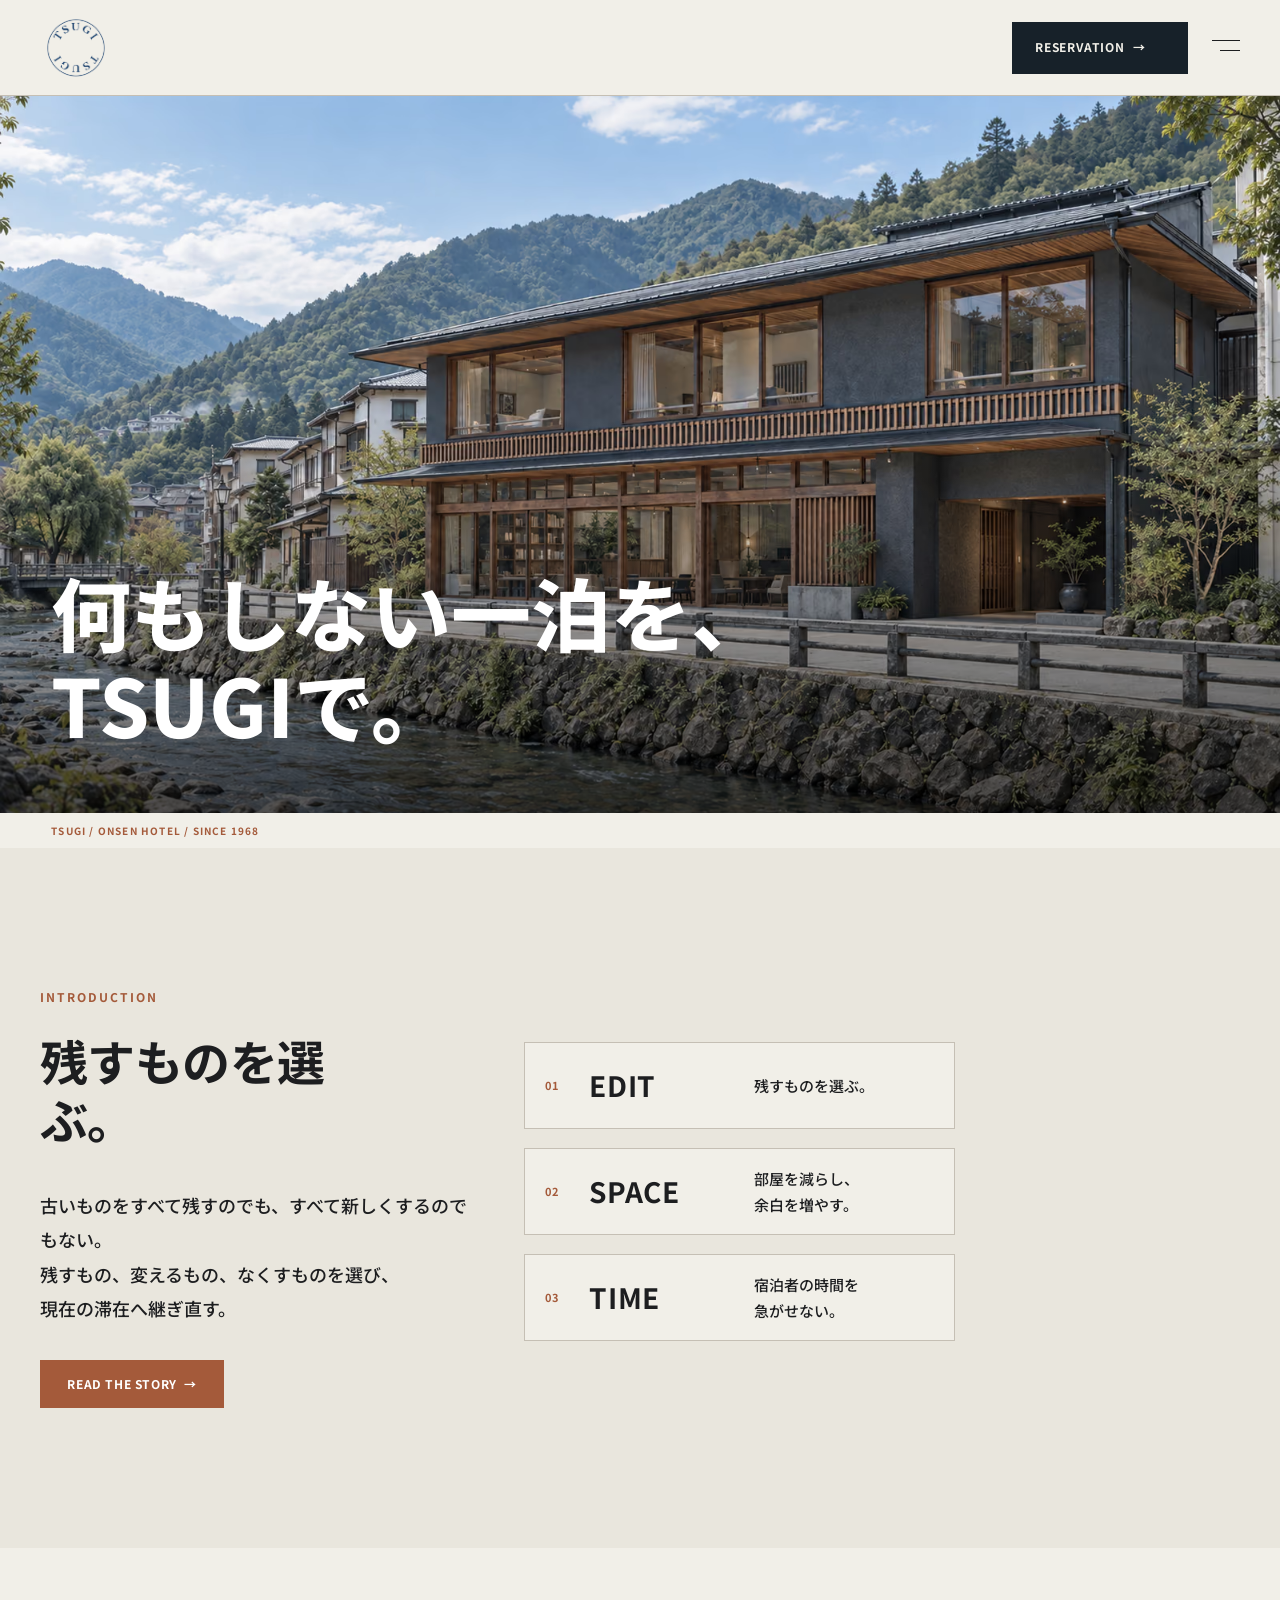
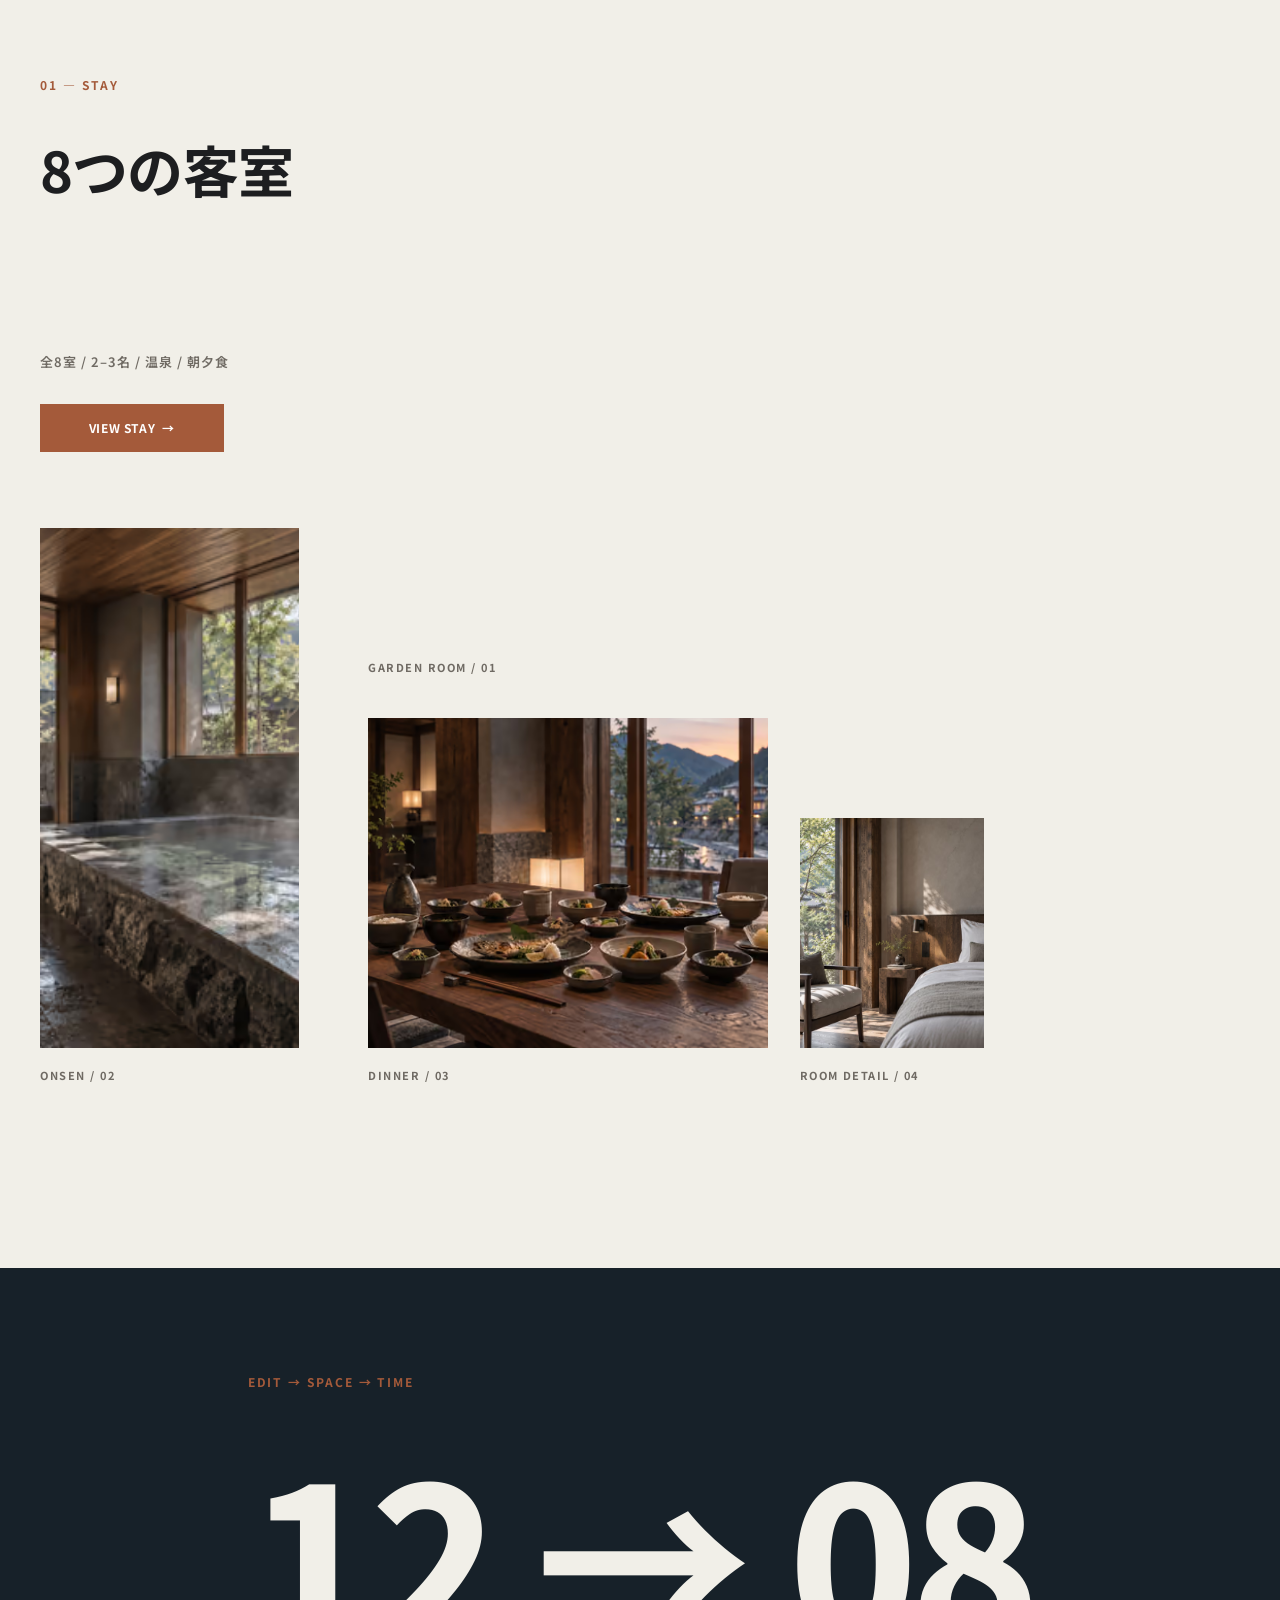
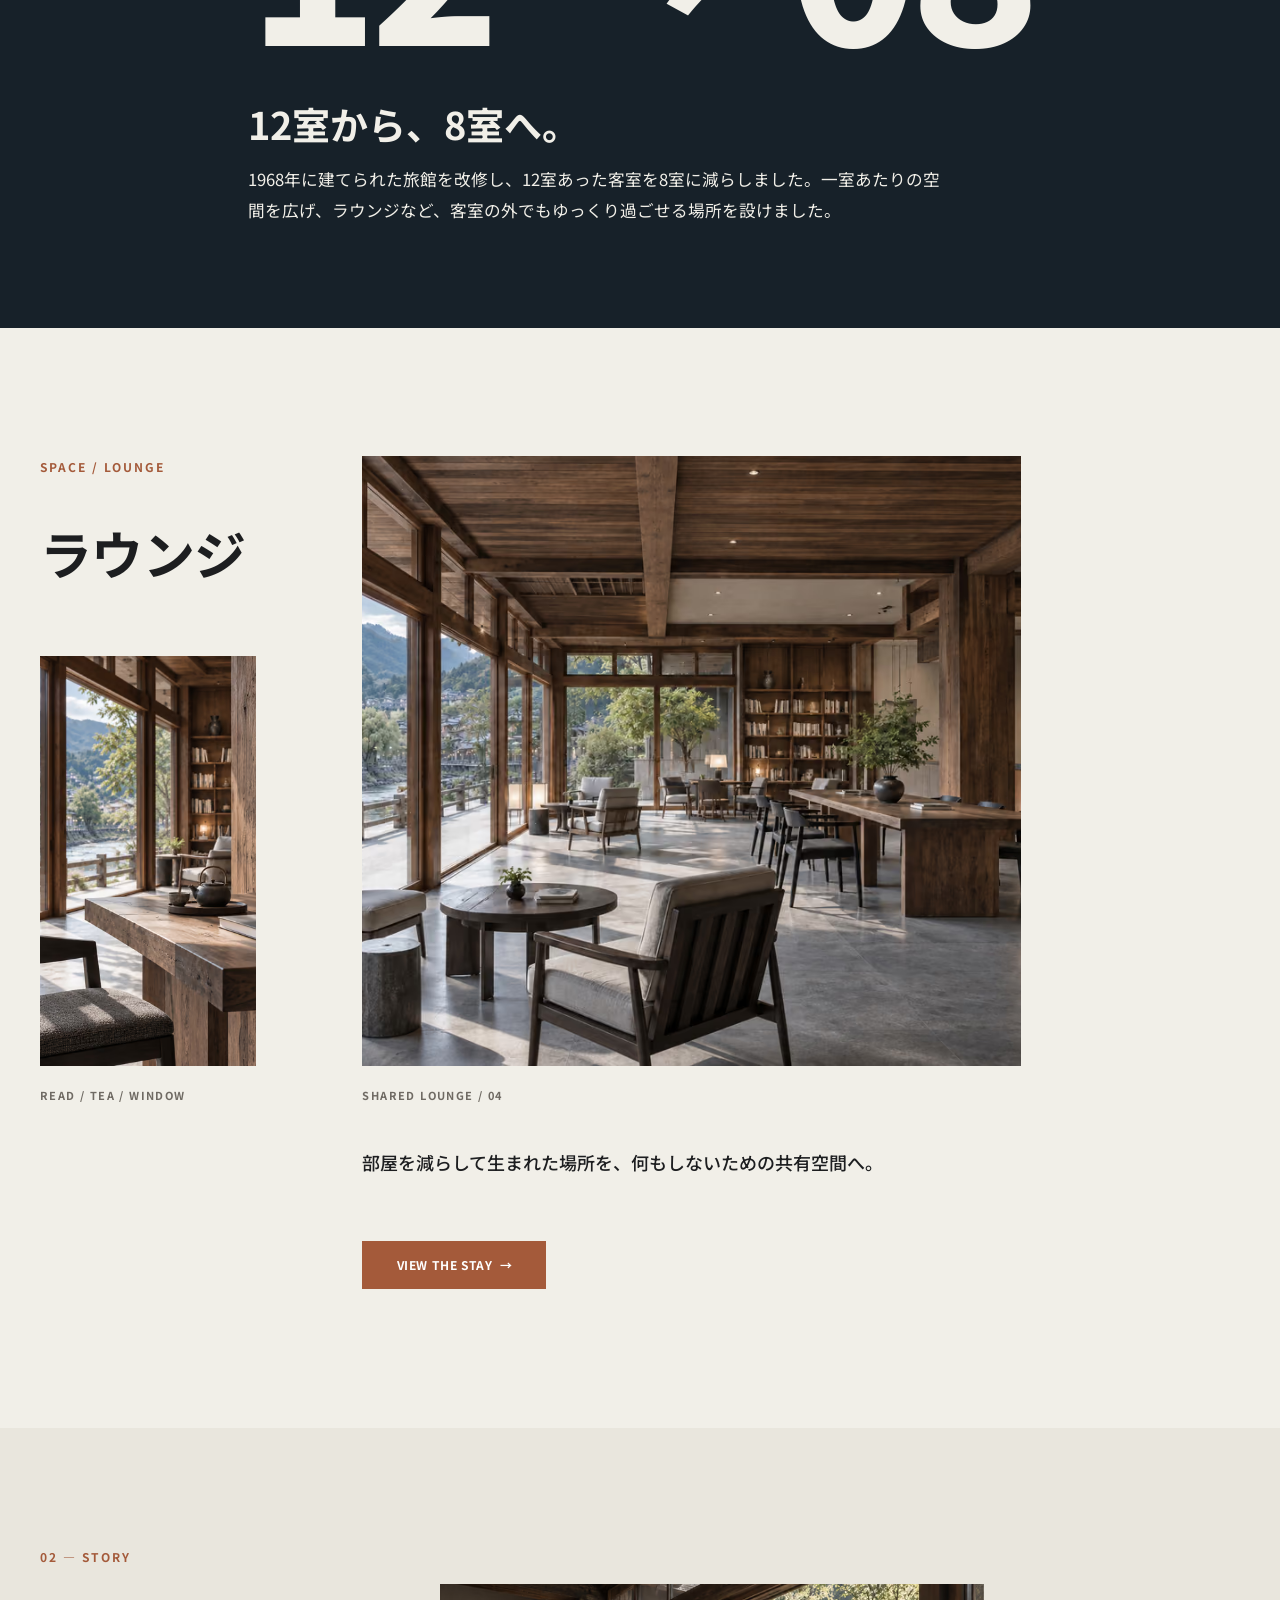
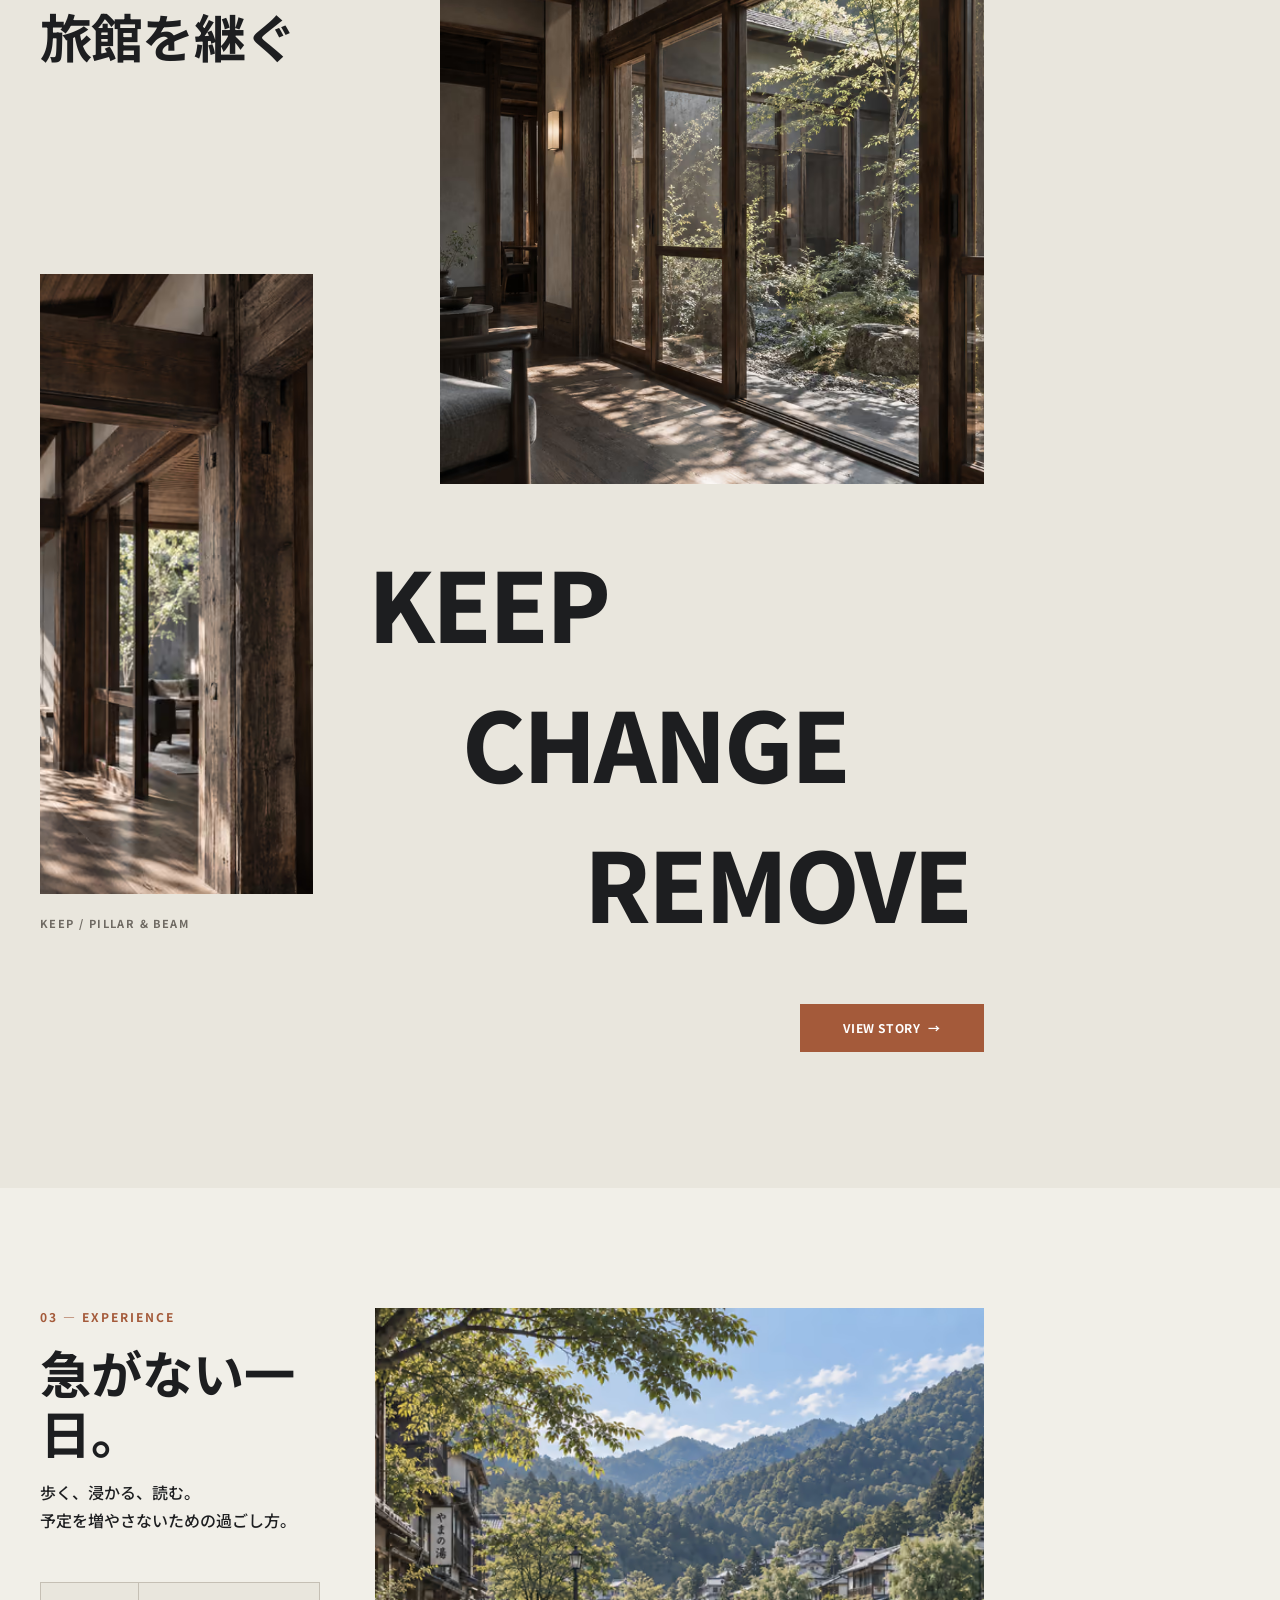
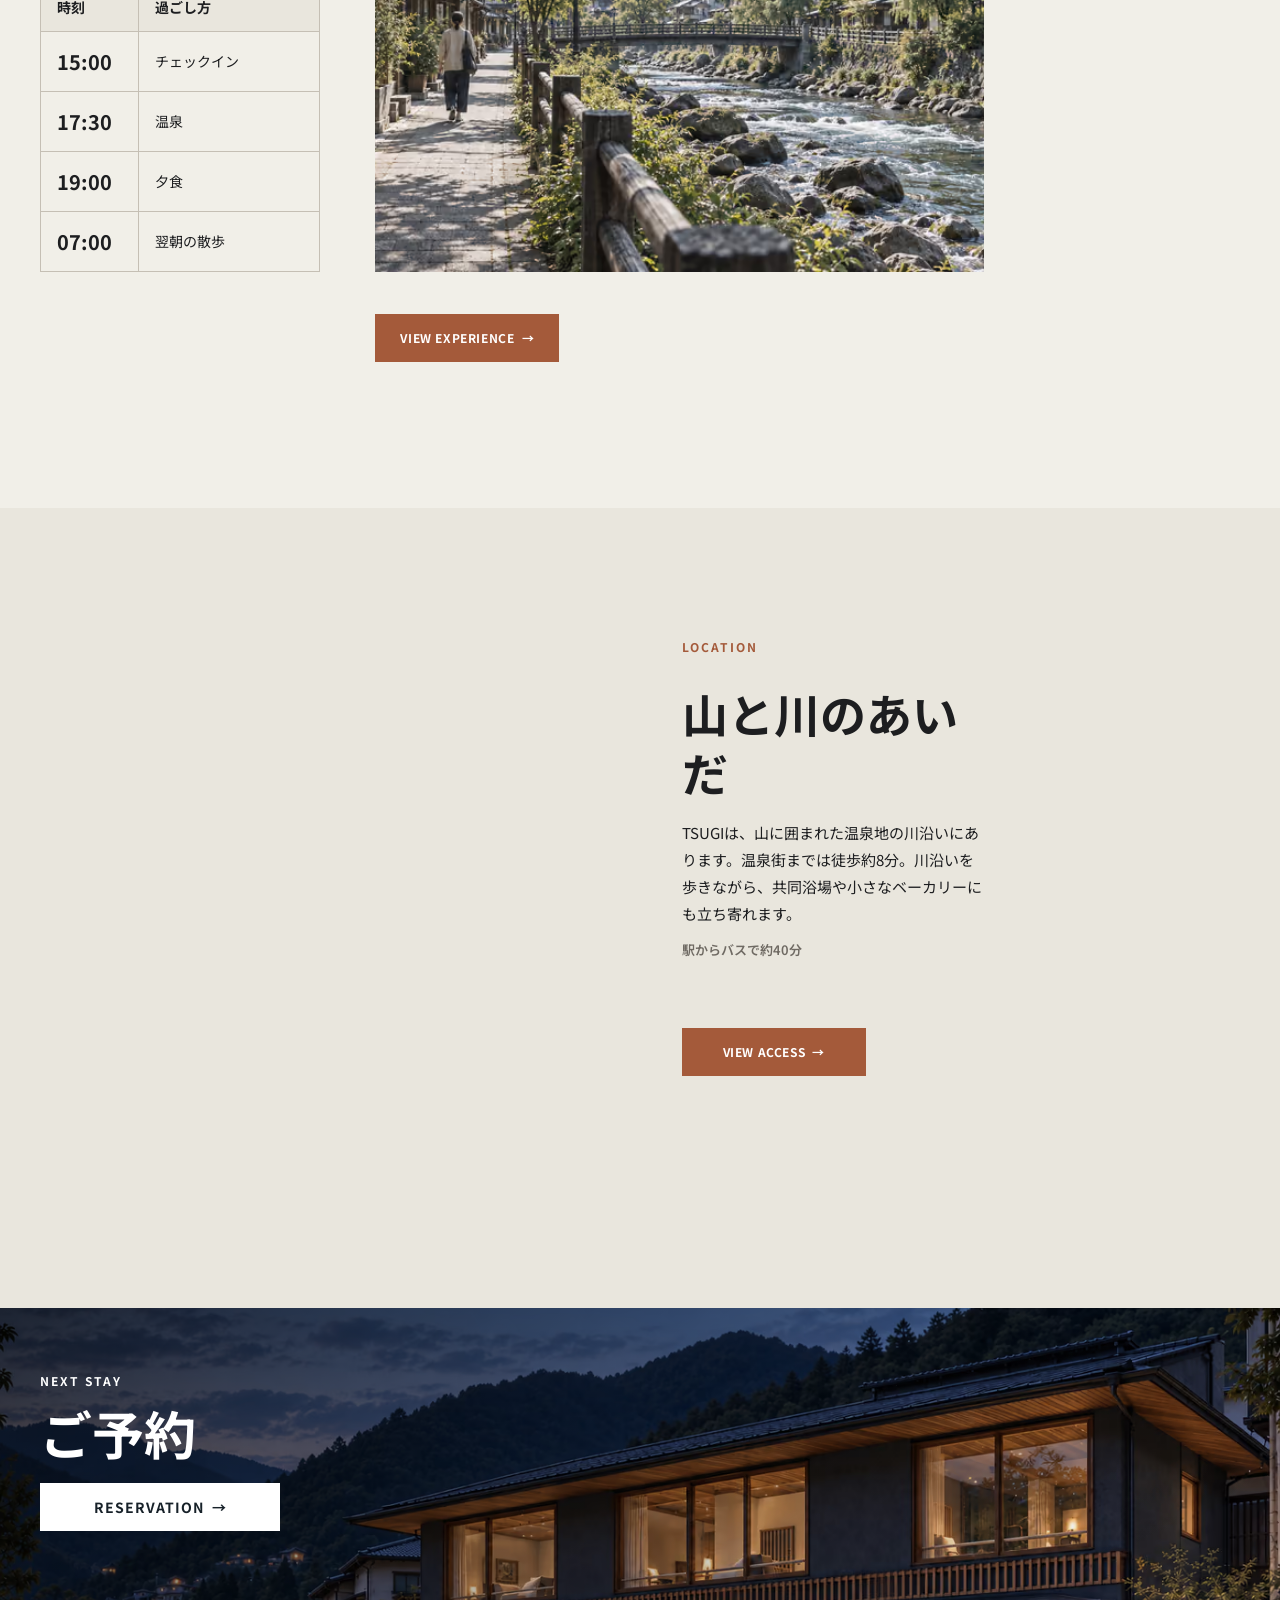
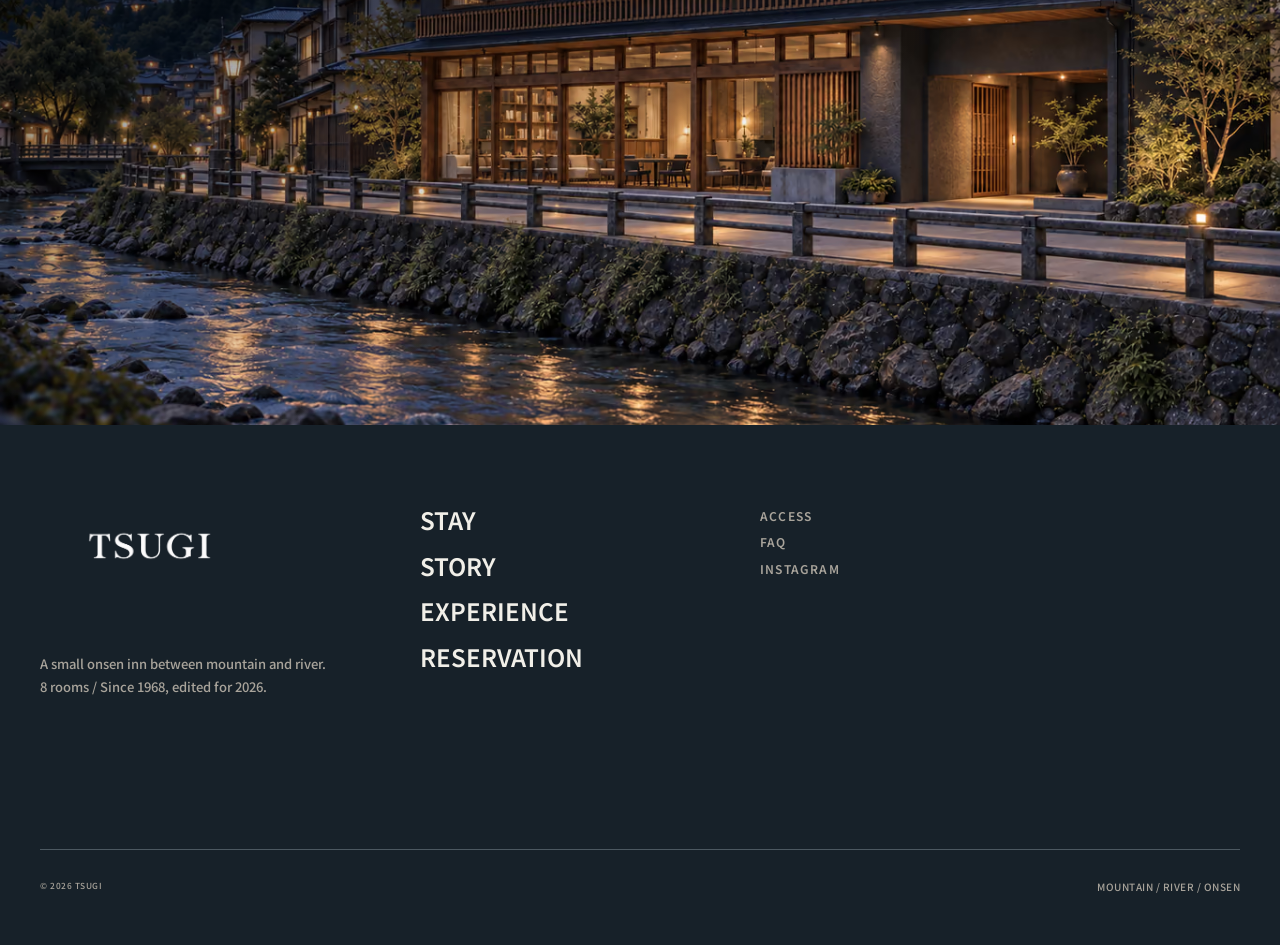
<file: index.html>
<!doctype html>
<html lang="ja">
  <head>
    <meta charset="utf-8">
    <meta name="viewport" content="width=device-width, initial-scale=1">
    <title>TSUGI｜山と川のあいだにある8室の温泉宿</title>
    <meta name="description" content="1968年に建てられた旅館を、残すものを選びながら8室の宿へ。山と川のあいだの温泉町で、何もしない一泊をゆっくり過ごすための小さな宿、TSUGI。">
    <meta property="og:site_name" content="TSUGI">
    <meta property="og:type" content="website">
    <meta property="og:locale" content="ja_JP">
    <meta property="og:title" content="TSUGI｜山と川のあいだにある8室の温泉宿">
    <meta property="og:description" content="1968年に建てられた旅館を、残すものを選びながら8室の宿へ。山と川のあいだの温泉町で、何もしない一泊をゆっくり過ごすための小さな宿、TSUGI。">
    <meta name="twitter:card" content="summary_large_image">
    <meta name="twitter:title" content="TSUGI｜山と川のあいだにある8室の温泉宿">
    <meta name="twitter:description" content="1968年に建てられた旅館を、残すものを選びながら8室の宿へ。山と川のあいだの温泉町で、何もしない一泊をゆっくり過ごすための小さな宿、TSUGI。">
    <link rel="canonical" href="https://coconattsu0723.github.io/tsugi-onsen-hotel/">
    <meta property="og:url" content="https://coconattsu0723.github.io/tsugi-onsen-hotel/">
    <meta property="og:image" content="https://coconattsu0723.github.io/tsugi-onsen-hotel/assets/images/og/tsugi_ogp_1200x630.png">
    <meta property="og:image:width" content="1200">
    <meta property="og:image:height" content="630">
    <meta property="og:image:alt" content="TSUGI 山と川のあいだにある温泉宿">
    <meta name="twitter:image" content="https://coconattsu0723.github.io/tsugi-onsen-hotel/assets/images/og/tsugi_ogp_1200x630.png">
    <meta name="twitter:image:alt" content="TSUGI 山と川のあいだにある温泉宿">
    <link rel="icon" href="assets/favicons/favicon.ico" sizes="any">
    <link rel="icon" type="image/png" sizes="32x32" href="assets/favicons/favicon-32x32.png">
    <link rel="icon" type="image/png" sizes="48x48" href="assets/favicons/favicon-48x48.png">
    <link rel="apple-touch-icon" sizes="180x180" href="assets/favicons/apple-touch-icon.png">
    <link rel="preconnect" href="https://fonts.googleapis.com">
    <link rel="preconnect" href="https://fonts.gstatic.com" crossorigin>
    <link href="https://fonts.googleapis.com/css2?family=Noto+Sans+JP:wght@400;500;600;700&amp;family=Noto+Serif+JP:wght@400;500;600&amp;display=swap" rel="stylesheet">
    <link rel="stylesheet" href="assets/css/foundation.css">
    <link rel="stylesheet" href="assets/css/layout.css">
    <link rel="stylesheet" href="assets/css/components.css">
    <link rel="stylesheet" href="assets/css/pages.css">
    <script src="assets/js/main.js" defer></script>
  </head>
  <body class="site-shell page-home">
    <a class="skip-link" href="#main-content">本文へ移動</a>
    <header class="site-header">
      <div class="site-header__inner container">
        <a class="site-header__logo" href="index.html" aria-label="TSUGI ホーム">
          <img src="assets/logos/tsugi_circle_logo.png" alt="" width="1254" height="1254">
        </a>
        <div class="site-header__actions">
          <nav class="site-header__nav" aria-label="グローバルナビゲーション">
            <ul class="site-header__nav-list">
              <li><a class="site-header__nav-link" href="index.html" aria-current="page">HOME</a></li>
              <li><a class="site-header__nav-link" href="stay.html">STAY</a></li>
              <li><a class="site-header__nav-link" href="story.html">STORY</a></li>
              <li><a class="site-header__nav-link" href="experience.html">EXPERIENCE</a></li>
            </ul>
          </nav>
          <a class="button button--primary site-header__reservation" href="reservation.html"><span>RESERVATION</span><span class="site-header__reservation-arrow" aria-hidden="true">→</span></a>
          <button class="menu-toggle" type="button" aria-expanded="false" aria-controls="site-menu" aria-label="メニューを開く" data-menu-button>
            <span class="menu-toggle__icon" aria-hidden="true"><span></span><span></span></span>
          </button>
        </div>
      </div>
    </header>

    <div class="menu-overlay" id="site-menu" aria-hidden="true" data-site-menu hidden>
      <div class="menu-overlay__inner container">
        <div class="menu-overlay__top">
          <a class="menu-overlay__logo" href="index.html" aria-label="TSUGI ホーム">
            <img src="assets/logos/tsugi_circle_logo_white.png" alt="" width="1254" height="1254">
          </a>
          <button class="menu-overlay__close" type="button" aria-label="メニューを閉じる" data-menu-close></button>
        </div>
        <nav class="menu-overlay__navigation" aria-label="メニュー">
          <ul class="menu-overlay__main-list">
            <li><a class="menu-overlay__main-link" href="index.html" aria-current="page">HOME</a></li>
            <li><a class="menu-overlay__main-link" href="stay.html">STAY</a></li>
            <li><a class="menu-overlay__main-link" href="story.html">STORY</a></li>
            <li><a class="menu-overlay__main-link" href="experience.html">EXPERIENCE</a></li>
            <li><a class="menu-overlay__main-link" href="reservation.html">RESERVATION</a></li>
          </ul>
        </nav>
        <div class="menu-overlay__footer">
          <ul class="menu-overlay__utility" aria-label="補助メニュー">
            <li><a href="experience.html#access">ACCESS</a></li>
            <li><a href="stay.html#faq">FAQ</a></li>
            <li><span>INSTAGRAM</span></li>
          </ul>
          <div class="menu-overlay__brand-note">
            <strong>TSUGI</strong>
            <span>A small onsen inn in between mountain and river.</span>
          </div>
        </div>
      </div>
    </div>

    <main class="site-main" id="main-content" tabindex="-1">
      <section class="home-hero" aria-labelledby="home-hero-title">
        <picture class="responsive-picture">
          <source type="image/avif" srcset="assets/images/optimized/exterior/01_hero_exterior-480w.avif 480w, assets/images/optimized/exterior/01_hero_exterior-768w.avif 768w, assets/images/optimized/exterior/01_hero_exterior-1024w.avif 1024w, assets/images/optimized/exterior/01_hero_exterior-1600w.avif 1600w" sizes="100vw">
          <source type="image/webp" srcset="assets/images/optimized/exterior/01_hero_exterior-480w.webp 480w, assets/images/optimized/exterior/01_hero_exterior-768w.webp 768w, assets/images/optimized/exterior/01_hero_exterior-1024w.webp 1024w, assets/images/optimized/exterior/01_hero_exterior-1600w.webp 1600w" sizes="100vw">
          <img class="home-hero__image" src="assets/images/exterior/01_hero_exterior.png" alt="川沿いに建つTSUGIの外観" width="1672" height="941" loading="eager" fetchpriority="high">
        </picture>
        <h1 class="home-hero__title" id="home-hero-title">何もしない一泊を、<br>TSUGIで。</h1>
        <p class="home-hero__metadata">TSUGI / ONSEN HOTEL / SINCE 1968</p>
      </section>

      <section class="home-introduction" aria-labelledby="home-introduction-title">
        <p class="section-label"><span class="home-label__sp">00 — INTRODUCTION</span><span class="home-label__tablet home-tablet-only">INTRODUCTION</span></p>
        <h2 class="home-introduction__title" id="home-introduction-title">残すものを選ぶ。</h2>
        <p class="home-introduction__copy home-introduction__copy--sp">古いものをすべて残すのでも、<br>すべて新しくするのでもない。<br><br>残すもの、変えるもの、<br>なくすものを選び、<br>現在の滞在へ継ぎ直す。</p>
        <p class="home-introduction__copy home-introduction__copy--tablet home-tablet-only">古いものをすべて残すのでも、すべて新しくするのでもない。<br>残すもの、変えるもの、なくすものを選び、<br>現在の滞在へ継ぎ直す。</p>
        <div class="home-introduction__rule" aria-hidden="true"></div>
        <a class="button button--secondary home-introduction__link home-tablet-only" href="story.html">READ THE STORY&nbsp; →</a>
        <ol class="home-concepts home-tablet-only" aria-label="TSUGIの3つの考え方">
          <li class="home-concepts__item">
            <span class="home-concepts__number">01</span>
            <h3 class="home-concepts__title">EDIT</h3>
            <p class="home-concepts__copy">残すものを選ぶ。</p>
          </li>
          <li class="home-concepts__item">
            <span class="home-concepts__number">02</span>
            <h3 class="home-concepts__title">SPACE</h3>
            <p class="home-concepts__copy">部屋を減らし、<br>余白を増やす。</p>
          </li>
          <li class="home-concepts__item">
            <span class="home-concepts__number">03</span>
            <h3 class="home-concepts__title">TIME</h3>
            <p class="home-concepts__copy">宿泊者の時間を<br>急がせない。</p>
          </li>
        </ol>
      </section>

      <section class="home-stay" aria-labelledby="home-stay-title">
        <p class="section-label">01 — STAY</p>
        <h2 class="home-stay__title" id="home-stay-title">8つの客室</h2>
        <figure class="home-stay__image home-stay__image--room">
          <picture class="responsive-picture">
            <source type="image/avif" srcset="assets/images/optimized/rooms/06_room_garden-480w.avif 480w, assets/images/optimized/rooms/06_room_garden-768w.avif 768w, assets/images/optimized/rooms/06_room_garden-1024w.avif 1024w, assets/images/optimized/rooms/06_room_garden-1448w.avif 1448w" sizes="(min-width: 768px) 60vw, calc(100vw - 40px)">
            <source type="image/webp" srcset="assets/images/optimized/rooms/06_room_garden-480w.webp 480w, assets/images/optimized/rooms/06_room_garden-768w.webp 768w, assets/images/optimized/rooms/06_room_garden-1024w.webp 1024w, assets/images/optimized/rooms/06_room_garden-1448w.webp 1448w" sizes="(min-width: 768px) 60vw, calc(100vw - 40px)">
            <img src="assets/images/rooms/06_room_garden.png" alt="庭を望む客室" width="1448" height="1086" loading="lazy" decoding="async">
          </picture>
          <figcaption>GARDEN ROOM / 01</figcaption>
        </figure>
        <figure class="home-stay__image home-stay__image--bath">
          <picture class="responsive-picture">
            <source type="image/avif" srcset="assets/images/optimized/bath/10_bath_main-480w.avif 480w, assets/images/optimized/bath/10_bath_main-768w.avif 768w, assets/images/optimized/bath/10_bath_main-1024w.avif 1024w, assets/images/optimized/bath/10_bath_main-1536w.avif 1536w" sizes="(min-width: 768px) 25vw, 240px">
            <source type="image/webp" srcset="assets/images/optimized/bath/10_bath_main-480w.webp 480w, assets/images/optimized/bath/10_bath_main-768w.webp 768w, assets/images/optimized/bath/10_bath_main-1024w.webp 1024w, assets/images/optimized/bath/10_bath_main-1536w.webp 1536w" sizes="(min-width: 768px) 25vw, 240px">
            <img src="assets/images/bath/10_bath_main.png" alt="庭に面した温泉浴場" width="1536" height="1024" loading="lazy" decoding="async">
          </picture>
          <figcaption>ONSEN / 02</figcaption>
        </figure>
        <figure class="home-stay__image home-stay__image--dining">
          <picture class="responsive-picture">
            <source type="image/avif" srcset="assets/images/optimized/dining/12_dinner-480w.avif 480w, assets/images/optimized/dining/12_dinner-768w.avif 768w, assets/images/optimized/dining/12_dinner-1024w.avif 1024w, assets/images/optimized/dining/12_dinner-1536w.avif 1536w" sizes="(min-width: 1366px) 495px, (min-width: 1024px) 400px, (min-width: 768px) 267px, 210px">
            <source type="image/webp" srcset="assets/images/optimized/dining/12_dinner-480w.webp 480w, assets/images/optimized/dining/12_dinner-768w.webp 768w, assets/images/optimized/dining/12_dinner-1024w.webp 1024w, assets/images/optimized/dining/12_dinner-1536w.webp 1536w" sizes="(min-width: 1366px) 495px, (min-width: 1024px) 400px, (min-width: 768px) 267px, 210px">
            <img src="assets/images/dining/12_dinner.png" alt="TSUGIの夕食" width="1536" height="1024" loading="lazy" decoding="async">
          </picture>
          <figcaption>DINNER / 03</figcaption>
        </figure>
        <figure class="home-stay__image home-stay__image--detail">
          <picture class="responsive-picture">
            <source type="image/avif" srcset="assets/images/optimized/rooms/09_room_detail-480w.avif 480w, assets/images/optimized/rooms/09_room_detail-768w.avif 768w" sizes="(min-width: 1366px) 240px, 184px">
            <source type="image/webp" srcset="assets/images/optimized/rooms/09_room_detail-480w.webp 480w, assets/images/optimized/rooms/09_room_detail-768w.webp 768w" sizes="(min-width: 1366px) 240px, 184px">
            <img src="assets/images/rooms/09_room_detail.png" alt="古い木組みを残した客室の細部" width="1122" height="1402" loading="lazy" decoding="async">
          </picture>
          <figcaption>ROOM DETAIL / 04</figcaption>
        </figure>
        <p class="home-stay__meta">全8室 / 2–3名 / 温泉 / 朝夕食</p>
        <a class="button button--secondary home-section-link home-stay__link" href="stay.html">VIEW STAY&nbsp; →</a>
      </section>

      <section class="home-edit" aria-labelledby="home-edit-title">
        <div class="home-edit__content">
          <p class="home-edit__label">EDIT → SPACE → TIME</p>
          <p class="home-edit__graphic" aria-hidden="true">12 → 08</p>
          <h2 class="home-edit__title" id="home-edit-title">12室から、8室へ。</h2>
          <p class="home-edit__copy">1968年に建てられた旅館を改修し、12室あった客室を8室に減らしました。一室あたりの空間を広げ、ラウンジなど、客室の外でもゆっくり過ごせる場所を設けました。</p>
        </div>
      </section>

      <section class="home-lounge" aria-labelledby="home-lounge-title">
        <p class="section-label"><span class="home-label__sp">— — SPACE</span><span class="home-label__tablet home-tablet-only">SPACE / LOUNGE</span></p>
        <h2 class="home-lounge__title" id="home-lounge-title">ラウンジ</h2>
        <figure class="home-lounge__image home-lounge__image--main">
          <picture class="responsive-picture">
            <source type="image/avif" srcset="assets/images/optimized/lounge/04_lounge_main-480w.avif 480w, assets/images/optimized/lounge/04_lounge_main-768w.avif 768w, assets/images/optimized/lounge/04_lounge_main-1024w.avif 1024w, assets/images/optimized/lounge/04_lounge_main-1536w.avif 1536w" sizes="(min-width: 1024px) 64vw, (min-width: 768px) calc(100vw - 64px), 100vw">
            <source type="image/webp" srcset="assets/images/optimized/lounge/04_lounge_main-480w.webp 480w, assets/images/optimized/lounge/04_lounge_main-768w.webp 768w, assets/images/optimized/lounge/04_lounge_main-1024w.webp 1024w, assets/images/optimized/lounge/04_lounge_main-1536w.webp 1536w" sizes="(min-width: 1024px) 64vw, (min-width: 768px) calc(100vw - 64px), 100vw">
            <img src="assets/images/lounge/04_lounge_main.png" alt="川に面したTSUGIのラウンジ" width="1536" height="1024" loading="lazy" decoding="async">
          </picture>
          <figcaption>SHARED LOUNGE / 04</figcaption>
        </figure>
        <figure class="home-lounge__image home-lounge__image--detail">
          <picture class="responsive-picture">
            <source type="image/avif" srcset="assets/images/optimized/lounge/05_lounge_detail-480w.avif 480w, assets/images/optimized/lounge/05_lounge_detail-768w.avif 768w, assets/images/optimized/lounge/05_lounge_detail-1122w.avif 1122w" sizes="(min-width: 1024px) 21vw, (min-width: 768px) 250px, 220px">
            <source type="image/webp" srcset="assets/images/optimized/lounge/05_lounge_detail-480w.webp 480w, assets/images/optimized/lounge/05_lounge_detail-768w.webp 768w, assets/images/optimized/lounge/05_lounge_detail-1122w.webp 1122w" sizes="(min-width: 1024px) 21vw, (min-width: 768px) 250px, 220px">
            <img src="assets/images/lounge/05_lounge_detail.png" alt="ラウンジの木のテーブルと茶器" width="1122" height="1402" loading="lazy" decoding="async">
          </picture>
          <figcaption>READ / TEA / WINDOW</figcaption>
        </figure>
        <p class="home-lounge__copy">部屋を減らして生まれた場所を、何もしないための共有空間へ。</p>
        <a class="button button--secondary home-lounge__link home-tablet-only" href="stay.html">VIEW THE STAY&nbsp; →</a>
      </section>

      <section class="home-story" aria-labelledby="home-story-title">
        <p class="section-label">02 — STORY</p>
        <h2 class="home-story__title" id="home-story-title">旅館を継ぐ</h2>
        <p class="home-story__graphic" aria-hidden="true"><span>KEEP</span><span>CHANGE</span><span>REMOVE</span></p>
        <figure class="home-story__image home-story__image--beam">
          <picture class="responsive-picture">
            <source type="image/avif" srcset="assets/images/optimized/story/14_pillar_beam-480w.avif 480w, assets/images/optimized/story/14_pillar_beam-768w.avif 768w, assets/images/optimized/story/14_pillar_beam-1122w.avif 1122w" sizes="(min-width: 1024px) 27vw, (min-width: 768px) 190px, 280px">
            <source type="image/webp" srcset="assets/images/optimized/story/14_pillar_beam-480w.webp 480w, assets/images/optimized/story/14_pillar_beam-768w.webp 768w, assets/images/optimized/story/14_pillar_beam-1122w.webp 1122w" sizes="(min-width: 1024px) 27vw, (min-width: 768px) 190px, 280px">
            <img src="assets/images/story/14_pillar_beam.png" alt="受け継いだ柱と梁" width="1122" height="1402" loading="lazy" decoding="async">
          </picture>
          <figcaption>KEEP / PILLAR &amp; BEAM</figcaption>
        </figure>
        <figure class="home-story__image home-story__image--courtyard">
          <picture class="responsive-picture">
            <source type="image/avif" srcset="assets/images/optimized/story/15_wooden_frames_courtyard-480w.avif 480w, assets/images/optimized/story/15_wooden_frames_courtyard-768w.avif 768w, assets/images/optimized/story/15_wooden_frames_courtyard-1122w.avif 1122w" sizes="(min-width: 1024px) 53vw, (min-width: 768px) 486px, 220px">
            <source type="image/webp" srcset="assets/images/optimized/story/15_wooden_frames_courtyard-480w.webp 480w, assets/images/optimized/story/15_wooden_frames_courtyard-768w.webp 768w, assets/images/optimized/story/15_wooden_frames_courtyard-1122w.webp 1122w" sizes="(min-width: 1024px) 53vw, (min-width: 768px) 486px, 220px">
            <img src="assets/images/story/15_wooden_frames_courtyard.png" alt="木枠越しに見える中庭" width="1122" height="1402" loading="lazy" decoding="async">
          </picture>
        </figure>
        <a class="button button--secondary home-section-link home-story__link" href="story.html">VIEW STORY&nbsp; →</a>
      </section>

      <section class="home-experience" aria-labelledby="home-experience-title">
        <div class="home-experience__text">
          <p class="section-label">03 — EXPERIENCE</p>
          <h2 class="home-experience__title" id="home-experience-title">急がない一日。</h2>
          <p class="home-experience__copy">歩く、浸かる、読む。<br>予定を増やさないための過ごし方。</p>
          <div class="home-experience__schedule home-tablet-only">
            <table aria-label="TSUGIでの一日の過ごし方">
              <thead>
                <tr><th scope="col">時刻</th><th scope="col">過ごし方</th></tr>
              </thead>
              <tbody>
                <tr><td><time datetime="15:00">15:00</time></td><td>チェックイン</td></tr>
                <tr><td><time datetime="17:30">17:30</time></td><td>温泉</td></tr>
                <tr><td><time datetime="19:00">19:00</time></td><td>夕食</td></tr>
                <tr><td><time datetime="07:00">07:00</time></td><td>翌朝の散歩</td></tr>
              </tbody>
            </table>
          </div>
        </div>
        <figure class="home-experience__image home-experience__image--walk">
          <picture class="responsive-picture">
            <source type="image/avif" srcset="assets/images/optimized/experience/23_morning_walk-480w.avif 480w, assets/images/optimized/experience/23_morning_walk-768w.avif 768w, assets/images/optimized/experience/23_morning_walk-1024w.avif 1024w, assets/images/optimized/experience/23_morning_walk-1536w.avif 1536w" sizes="(min-width: 1024px) 59vw, (min-width: 768px) 49vw, 280px">
            <source type="image/webp" srcset="assets/images/optimized/experience/23_morning_walk-480w.webp 480w, assets/images/optimized/experience/23_morning_walk-768w.webp 768w, assets/images/optimized/experience/23_morning_walk-1024w.webp 1024w, assets/images/optimized/experience/23_morning_walk-1536w.webp 1536w" sizes="(min-width: 1024px) 59vw, (min-width: 768px) 49vw, 280px">
            <img src="assets/images/experience/23_morning_walk.png" alt="川沿いの温泉街を歩く朝" width="1536" height="1024" loading="lazy" decoding="async">
          </picture>
        </figure>
        <figure class="home-experience__image home-experience__image--river">
          <picture class="responsive-picture">
            <source type="image/avif" srcset="assets/images/optimized/experience/17_river-480w.avif 480w, assets/images/optimized/experience/17_river-768w.avif 768w, assets/images/optimized/experience/17_river-1024w.avif 1024w" sizes="165px">
            <source type="image/webp" srcset="assets/images/optimized/experience/17_river-480w.webp 480w, assets/images/optimized/experience/17_river-768w.webp 768w, assets/images/optimized/experience/17_river-1024w.webp 1024w" sizes="165px">
            <img src="assets/images/experience/17_river.png" alt="山あいの温泉街を流れる川" width="1536" height="1024" loading="lazy" decoding="async">
          </picture>
        </figure>
        <a class="button button--secondary home-section-link home-experience__link" href="experience.html">VIEW EXPERIENCE&nbsp; →</a>
      </section>

      <section class="home-location" aria-labelledby="home-location-title">
        <div class="home-location__text">
          <p class="section-label">LOCATION</p>
          <h2 class="home-location__title" id="home-location-title">山と川のあいだ</h2>
          <p class="home-location__copy">TSUGIは、山に囲まれた温泉地の川沿いにあります。温泉街までは徒歩約8分。川沿いを歩きながら、共同浴場や小さなベーカリーにも立ち寄れます。</p>
          <p class="home-location__meta">駅からバスで約40分</p>
        </div>
        <figure class="home-location__image">
          <picture class="responsive-picture">
            <source type="image/avif" srcset="assets/images/optimized/experience/18_onsen_town-480w.avif 480w, assets/images/optimized/experience/18_onsen_town-768w.avif 768w, assets/images/optimized/experience/18_onsen_town-1024w.avif 1024w, assets/images/optimized/experience/18_onsen_town-1536w.avif 1536w" sizes="(min-width: 1024px) 55vw, (min-width: 768px) calc(100vw - 64px), calc(100vw - 40px)">
            <source type="image/webp" srcset="assets/images/optimized/experience/18_onsen_town-480w.webp 480w, assets/images/optimized/experience/18_onsen_town-768w.webp 768w, assets/images/optimized/experience/18_onsen_town-1024w.webp 1024w, assets/images/optimized/experience/18_onsen_town-1536w.webp 1536w" sizes="(min-width: 1024px) 55vw, (min-width: 768px) calc(100vw - 64px), calc(100vw - 40px)">
            <img src="assets/images/experience/18_onsen_town.png" alt="山と川に囲まれた温泉街" width="1536" height="1024" loading="lazy" decoding="async">
          </picture>
        </figure>
        <a class="button button--secondary home-section-link home-location__link" href="experience.html#access"><span class="home-link__sp">ACCESS&nbsp; →</span><span class="home-link__tablet home-tablet-only">VIEW ACCESS&nbsp; →</span></a>
      </section>

      <section class="reservation-banner" aria-labelledby="reservation-banner-title">
        <picture class="responsive-picture">
          <source type="image/avif" srcset="assets/images/optimized/exterior/24_night_exterior-480w.avif 480w, assets/images/optimized/exterior/24_night_exterior-768w.avif 768w, assets/images/optimized/exterior/24_night_exterior-1024w.avif 1024w, assets/images/optimized/exterior/24_night_exterior-1366w.avif 1366w, assets/images/optimized/exterior/24_night_exterior-1536w.avif 1536w" sizes="100vw">
          <source type="image/webp" srcset="assets/images/optimized/exterior/24_night_exterior-480w.webp 480w, assets/images/optimized/exterior/24_night_exterior-768w.webp 768w, assets/images/optimized/exterior/24_night_exterior-1024w.webp 1024w, assets/images/optimized/exterior/24_night_exterior-1366w.webp 1366w, assets/images/optimized/exterior/24_night_exterior-1536w.webp 1536w" sizes="100vw">
          <img class="reservation-banner__image" src="assets/images/exterior/24_night_exterior.png" alt="夜のTSUGI外観" width="1536" height="1024" loading="lazy" decoding="async">
        </picture>
        <div class="reservation-banner__content">
          <p class="reservation-banner__label" lang="en">NEXT STAY</p>
          <h2 class="reservation-banner__title" id="reservation-banner-title">ご予約</h2>
          <a class="button button--primary reservation-banner__button" href="reservation.html">RESERVATION&nbsp; →</a>
        </div>
      </section>
    </main>

    <footer class="site-footer" id="site-footer">
      <div class="container">
        <div class="site-footer__grid">
          <div class="site-footer__brand">
            <a class="site-footer__logo" href="index.html" aria-label="TSUGI ホーム">
              <img src="assets/logos/tsugi_wordmark_white.png" alt="" width="1448" height="1086">
            </a>
            <p class="site-footer__description"><span class="site-footer__description-brand">TSUGI<br></span>A small onsen inn between mountain and river.<br>8 rooms / Since 1968, edited for 2026.</p>
          </div>
          <nav class="site-footer__main" aria-label="フッターナビゲーション">
            <ul class="site-footer__main-list">
              <li><a href="stay.html">STAY</a></li>
              <li><a href="story.html">STORY</a></li>
              <li><a href="experience.html">EXPERIENCE</a></li>
              <li><a href="reservation.html">RESERVATION</a></li>
            </ul>
          </nav>
          <nav class="site-footer__utility" aria-label="補助ナビゲーション">
            <ul class="site-footer__utility-list">
              <li><a href="experience.html#access">ACCESS</a></li>
              <li><a href="stay.html#faq">FAQ</a></li>
              <li><span class="site-footer__utility-text">INSTAGRAM</span></li>
            </ul>
          </nav>
        </div>
        <div class="site-footer__bottom">
          <small>© 2026 TSUGI</small>
          <span class="site-footer__location">MOUNTAIN / RIVER / ONSEN</span>
        </div>
      </div>
    </footer>
  </body>
</html>
</file>
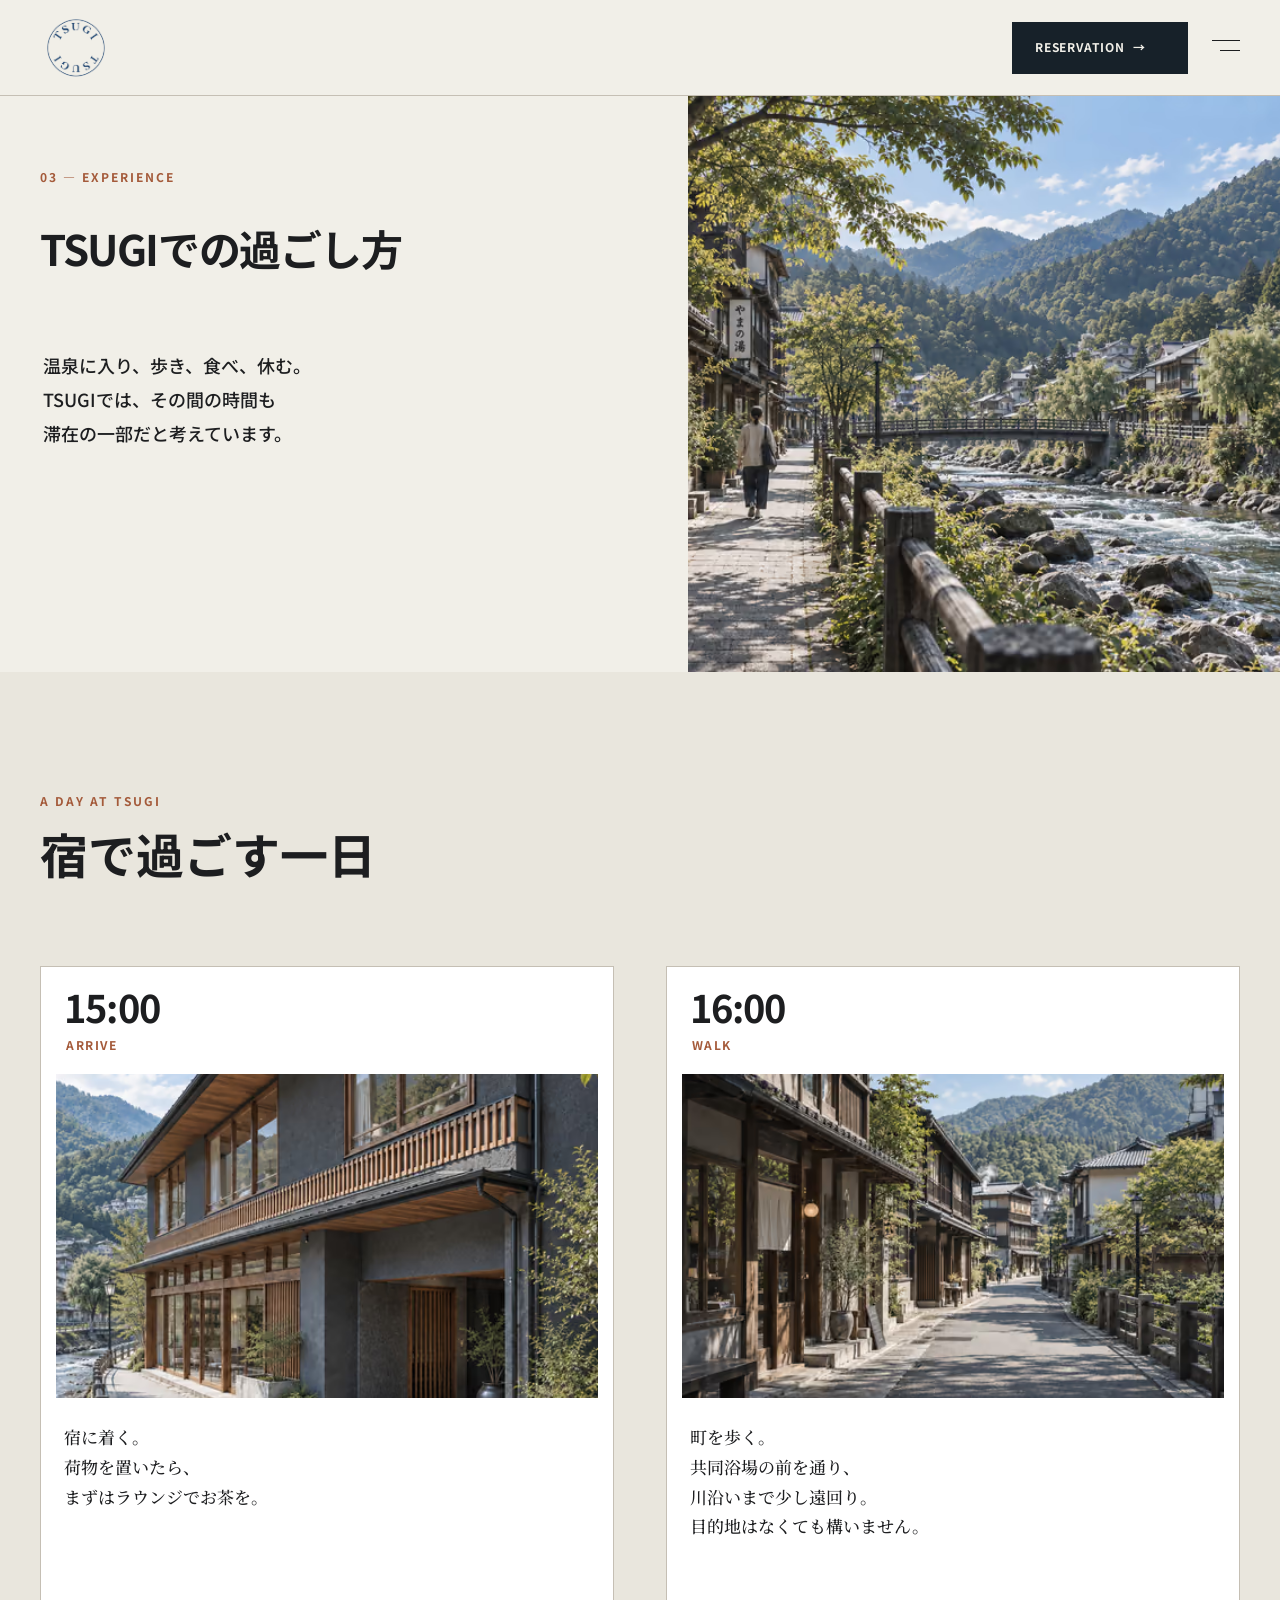
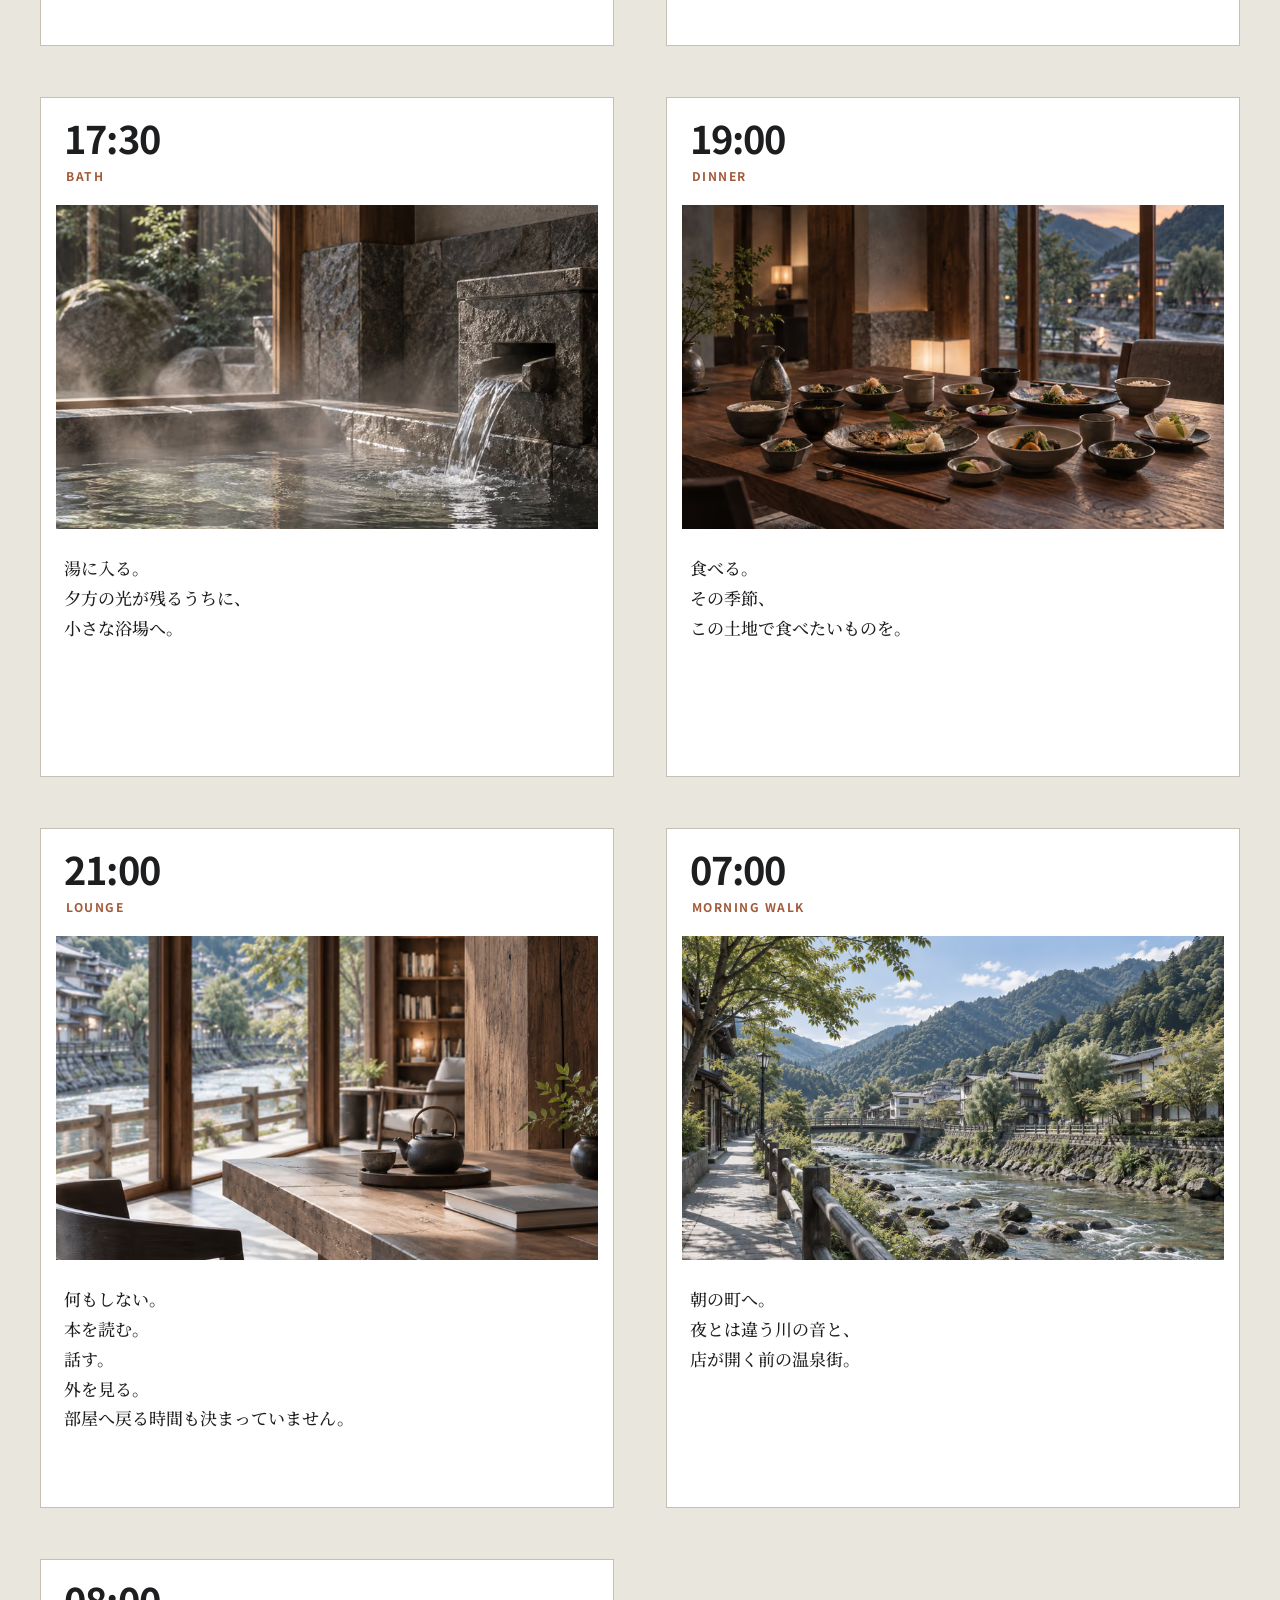
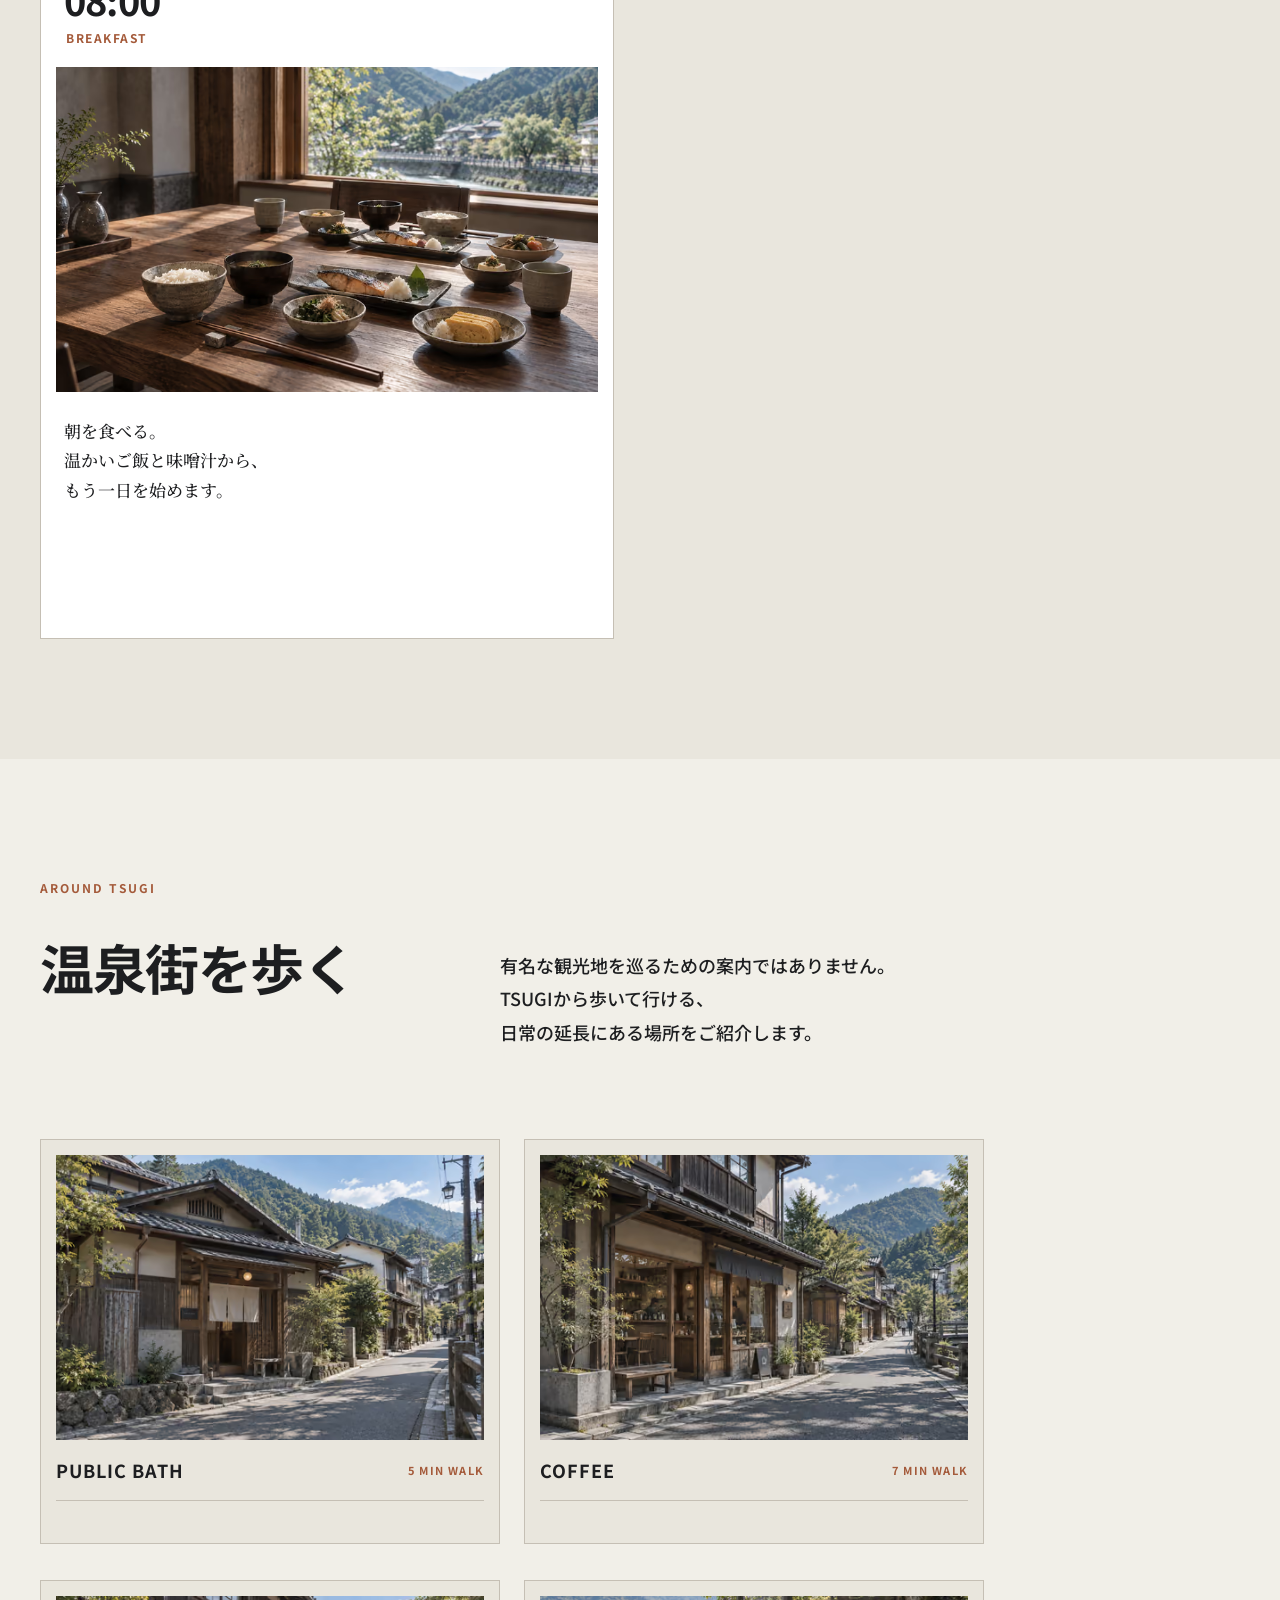
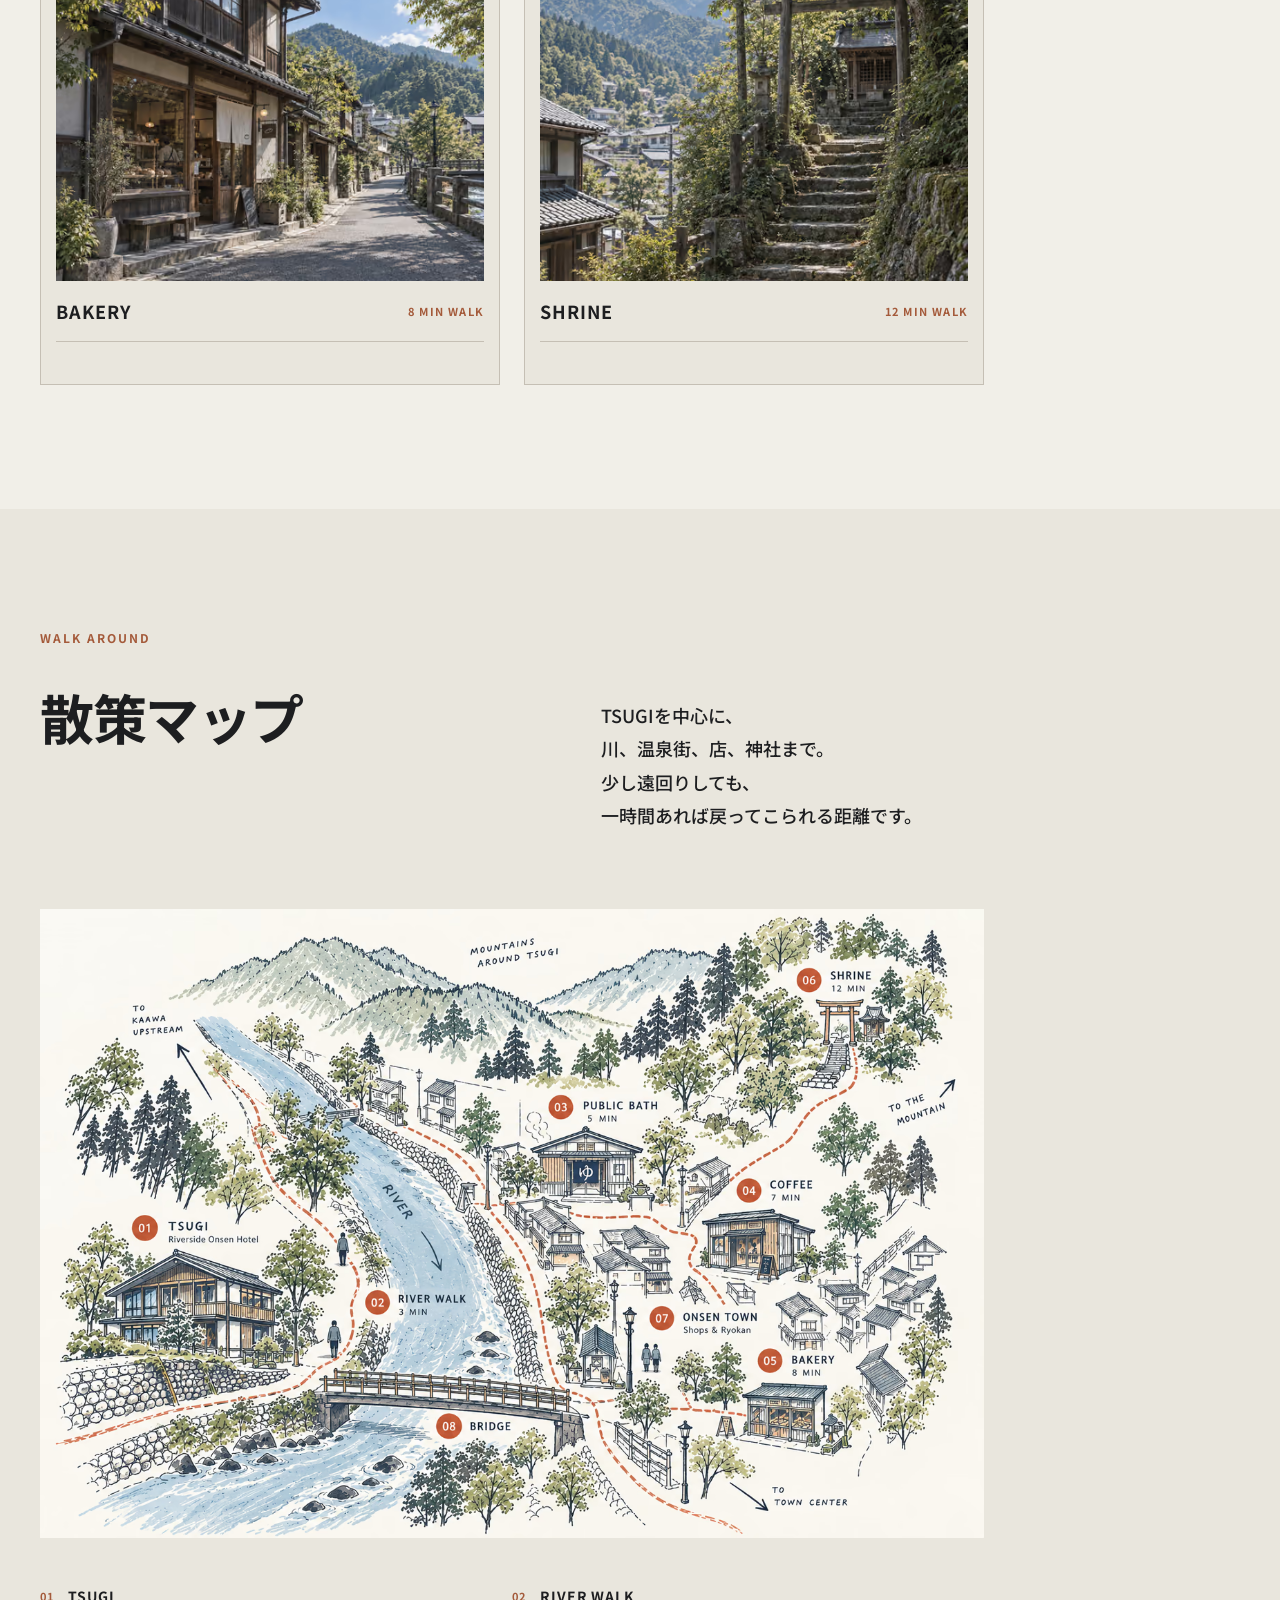
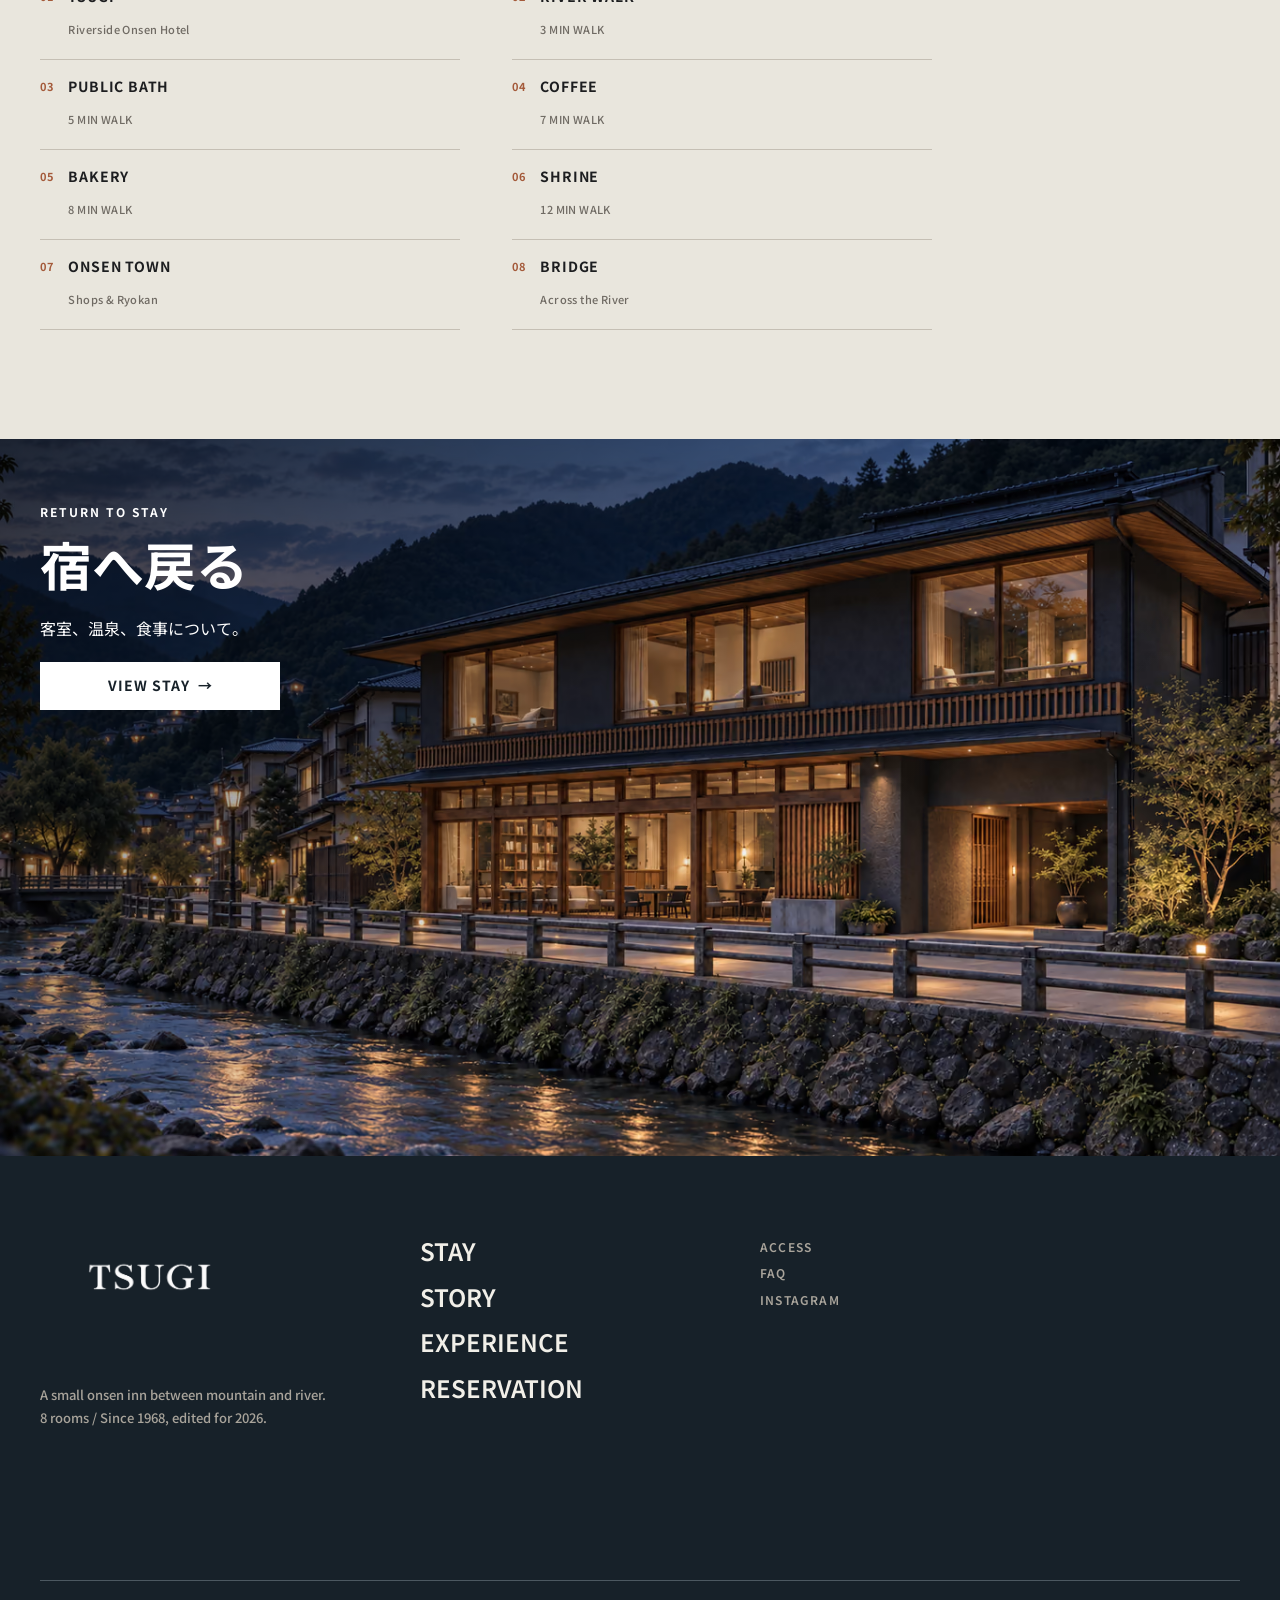
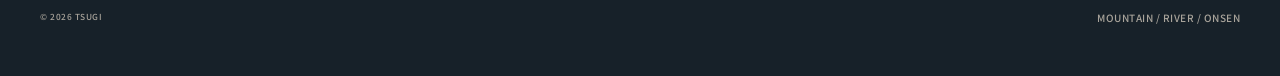
<file: experience.html>
<!doctype html>
<html lang="ja">
  <head>
    <meta charset="utf-8">
    <meta name="viewport" content="width=device-width, initial-scale=1">
    <title>EXPERIENCE｜TSUGI</title>
    <meta name="description" content="温泉に入り、町を歩き、食べ、休む。予定を詰め込まずに過ごすTSUGIでの一日と、徒歩で巡れる温泉町の場所をご紹介します。">
    <meta property="og:site_name" content="TSUGI">
    <meta property="og:type" content="website">
    <meta property="og:locale" content="ja_JP">
    <meta property="og:title" content="EXPERIENCE｜TSUGI">
    <meta property="og:description" content="温泉に入り、町を歩き、食べ、休む。予定を詰め込まずに過ごすTSUGIでの一日と、徒歩で巡れる温泉町の場所をご紹介します。">
    <meta name="twitter:card" content="summary_large_image">
    <meta name="twitter:title" content="EXPERIENCE｜TSUGI">
    <meta name="twitter:description" content="温泉に入り、町を歩き、食べ、休む。予定を詰め込まずに過ごすTSUGIでの一日と、徒歩で巡れる温泉町の場所をご紹介します。">
    <link rel="canonical" href="https://coconattsu0723.github.io/tsugi-onsen-hotel/experience.html">
    <meta property="og:url" content="https://coconattsu0723.github.io/tsugi-onsen-hotel/experience.html">
    <meta property="og:image" content="https://coconattsu0723.github.io/tsugi-onsen-hotel/assets/images/og/tsugi_ogp_1200x630.png">
    <meta property="og:image:width" content="1200">
    <meta property="og:image:height" content="630">
    <meta property="og:image:alt" content="TSUGI 山と川のあいだにある温泉宿">
    <meta name="twitter:image" content="https://coconattsu0723.github.io/tsugi-onsen-hotel/assets/images/og/tsugi_ogp_1200x630.png">
    <meta name="twitter:image:alt" content="TSUGI 山と川のあいだにある温泉宿">
    <link rel="icon" href="assets/favicons/favicon.ico" sizes="any">
    <link rel="icon" type="image/png" sizes="32x32" href="assets/favicons/favicon-32x32.png">
    <link rel="icon" type="image/png" sizes="48x48" href="assets/favicons/favicon-48x48.png">
    <link rel="apple-touch-icon" sizes="180x180" href="assets/favicons/apple-touch-icon.png">
    <link rel="preconnect" href="https://fonts.googleapis.com">
    <link rel="preconnect" href="https://fonts.gstatic.com" crossorigin>
    <link href="https://fonts.googleapis.com/css2?family=Noto+Sans+JP:wght@400;500;600;700&amp;family=Noto+Serif+JP:wght@400;500;600&amp;display=swap" rel="stylesheet">
    <link rel="stylesheet" href="assets/css/foundation.css">
    <link rel="stylesheet" href="assets/css/layout.css">
    <link rel="stylesheet" href="assets/css/components.css">
    <link rel="stylesheet" href="assets/css/pages.css">
    <script src="assets/js/main.js" defer></script>
  </head>
  <body class="site-shell page-experience">
    <a class="skip-link" href="#main-content">本文へ移動</a>
    <header class="site-header">
      <div class="site-header__inner container">
        <a class="site-header__logo" href="index.html" aria-label="TSUGI ホーム"><img src="assets/logos/tsugi_circle_logo.png" alt="" width="1254" height="1254"></a>
        <div class="site-header__actions">
          <nav class="site-header__nav" aria-label="グローバルナビゲーション"><ul class="site-header__nav-list">
            <li><a class="site-header__nav-link" href="index.html">HOME</a></li><li><a class="site-header__nav-link" href="stay.html">STAY</a></li><li><a class="site-header__nav-link" href="story.html">STORY</a></li><li><a class="site-header__nav-link" href="experience.html" aria-current="page">EXPERIENCE</a></li>
          </ul></nav>
          <a class="button button--primary site-header__reservation" href="reservation.html"><span>RESERVATION</span><span class="site-header__reservation-arrow" aria-hidden="true">→</span></a>
          <button class="menu-toggle" type="button" aria-expanded="false" aria-controls="site-menu" aria-label="メニューを開く" data-menu-button><span class="menu-toggle__icon" aria-hidden="true"><span></span><span></span></span></button>
        </div>
      </div>
    </header>

    <div class="menu-overlay" id="site-menu" aria-hidden="true" data-site-menu hidden>
      <div class="menu-overlay__inner container">
        <div class="menu-overlay__top"><a class="menu-overlay__logo" href="index.html" aria-label="TSUGI ホーム"><img src="assets/logos/tsugi_circle_logo_white.png" alt="" width="1254" height="1254"></a><button class="menu-overlay__close" type="button" aria-label="メニューを閉じる" data-menu-close></button></div>
        <nav class="menu-overlay__navigation" aria-label="メニュー"><ul class="menu-overlay__main-list">
          <li><a class="menu-overlay__main-link" href="index.html">HOME</a></li><li><a class="menu-overlay__main-link" href="stay.html">STAY</a></li><li><a class="menu-overlay__main-link" href="story.html">STORY</a></li><li><a class="menu-overlay__main-link" href="experience.html" aria-current="page">EXPERIENCE</a></li><li><a class="menu-overlay__main-link" href="reservation.html">RESERVATION</a></li>
        </ul></nav>
        <div class="menu-overlay__footer"><ul class="menu-overlay__utility" aria-label="補助メニュー"><li><a href="experience.html#access">ACCESS</a></li><li><a href="stay.html#faq">FAQ</a></li><li><span>INSTAGRAM</span></li></ul><div class="menu-overlay__brand-note"><strong>TSUGI</strong><span>A small onsen inn in between mountain and river.</span></div></div>
      </div>
    </div>

    <main class="site-main" id="main-content" tabindex="-1">
      <section class="experience-hero" aria-labelledby="experience-title">
        <div class="experience-hero__content">
          <p class="section-label">03 — EXPERIENCE</p>
          <h1 class="experience-hero__title" id="experience-title">TSUGIでの過ごし方</h1>
          <p class="experience-hero__intro">温泉に入り、<br>歩き、<br>食べ、<br>休む。<br>TSUGIでは、<br>その間の時間も<br>滞在の一部だと考えています。</p>
          <a class="experience-text-link experience-hero__link" href="#day">A DAY AT TSUGI&nbsp; →</a>
          <figure class="experience-hero__figure">
            <picture class="responsive-picture">
              <source type="image/avif" srcset="assets/images/optimized/experience/23_morning_walk-480w.avif 480w, assets/images/optimized/experience/23_morning_walk-768w.avif 768w, assets/images/optimized/experience/23_morning_walk-1024w.avif 1024w, assets/images/optimized/experience/23_morning_walk-1536w.avif 1536w" sizes="(min-width: 1024px) 60vw, 100vw">
              <source type="image/webp" srcset="assets/images/optimized/experience/23_morning_walk-480w.webp 480w, assets/images/optimized/experience/23_morning_walk-768w.webp 768w, assets/images/optimized/experience/23_morning_walk-1024w.webp 1024w, assets/images/optimized/experience/23_morning_walk-1536w.webp 1536w" sizes="(min-width: 1024px) 60vw, 100vw">
              <img src="assets/images/experience/23_morning_walk.png" alt="川沿いの温泉街を朝歩く人" width="1536" height="1024" loading="eager" fetchpriority="high">
            </picture>
          </figure>
        </div>
      </section>

      <section class="experience-day" id="day" aria-labelledby="experience-day-title">
        <p class="section-label" lang="en">A DAY AT TSUGI</p>
        <h2 class="experience-day__title" id="experience-day-title">宿で過ごす一日</h2>
        <ol class="timeline">
          <li class="timeline__item">
            <article class="timeline-card">
              <header class="timeline-card__header"><time class="timeline-card__time" datetime="15:00">15:00</time><h3 class="timeline-card__label">ARRIVE</h3></header>
              <picture class="responsive-picture">
                <source type="image/avif" srcset="assets/images/optimized/exterior/03_entrance-480w.avif 480w, assets/images/optimized/exterior/03_entrance-768w.avif 768w, assets/images/optimized/exterior/03_entrance-1122w.avif 1122w" sizes="(min-width: 1024px) 560px, (min-width: 768px) 568px, calc(100vw - 40px)">
                <source type="image/webp" srcset="assets/images/optimized/exterior/03_entrance-480w.webp 480w, assets/images/optimized/exterior/03_entrance-768w.webp 768w, assets/images/optimized/exterior/03_entrance-1122w.webp 1122w" sizes="(min-width: 1024px) 560px, (min-width: 768px) 568px, calc(100vw - 40px)">
                <img class="timeline-card__image" src="assets/images/exterior/03_entrance.png" alt="川沿いにあるTSUGIの玄関" width="1122" height="1402" loading="lazy" decoding="async">
              </picture>
              <p class="timeline-card__copy">宿に着く。<br>荷物を置いたら、<br>まずはラウンジでお茶を。</p>
            </article>
            <p class="timeline-scene-note" aria-hidden="true">MOUNTAIN<br>LIGHT<br>ARRIVE</p>
          </li>
          <li class="timeline__item">
            <article class="timeline-card">
              <header class="timeline-card__header"><time class="timeline-card__time" datetime="16:00">16:00</time><h3 class="timeline-card__label">WALK</h3></header>
              <picture class="responsive-picture">
                <source type="image/avif" srcset="assets/images/optimized/experience/18_onsen_town-480w.avif 480w, assets/images/optimized/experience/18_onsen_town-768w.avif 768w, assets/images/optimized/experience/18_onsen_town-1024w.avif 1024w, assets/images/optimized/experience/18_onsen_town-1536w.avif 1536w" sizes="(min-width: 1024px) 560px, (min-width: 768px) 568px, calc(100vw - 40px)">
                <source type="image/webp" srcset="assets/images/optimized/experience/18_onsen_town-480w.webp 480w, assets/images/optimized/experience/18_onsen_town-768w.webp 768w, assets/images/optimized/experience/18_onsen_town-1024w.webp 1024w, assets/images/optimized/experience/18_onsen_town-1536w.webp 1536w" sizes="(min-width: 1024px) 560px, (min-width: 768px) 568px, calc(100vw - 40px)">
                <img class="timeline-card__image" src="assets/images/experience/18_onsen_town.png" alt="山を背景に続く温泉街" width="1536" height="1024" loading="lazy" decoding="async">
              </picture>
              <p class="timeline-card__copy">町を歩く。<br>共同浴場の前を通り、<br>川沿いまで少し遠回り。<br>目的地はなくても構いません。</p>
            </article>
            <p class="timeline-scene-note" aria-hidden="true">TOWN<br>RIVER<br>WALK</p>
          </li>
          <li class="timeline__item">
            <article class="timeline-card">
              <header class="timeline-card__header"><time class="timeline-card__time" datetime="17:30">17:30</time><h3 class="timeline-card__label">BATH</h3></header>
              <picture class="responsive-picture">
                <source type="image/avif" srcset="assets/images/optimized/bath/11_bath_detail-480w.avif 480w, assets/images/optimized/bath/11_bath_detail-768w.avif 768w, assets/images/optimized/bath/11_bath_detail-1122w.avif 1122w" sizes="(min-width: 1024px) 560px, (min-width: 768px) 568px, calc(100vw - 40px)">
                <source type="image/webp" srcset="assets/images/optimized/bath/11_bath_detail-480w.webp 480w, assets/images/optimized/bath/11_bath_detail-768w.webp 768w, assets/images/optimized/bath/11_bath_detail-1122w.webp 1122w" sizes="(min-width: 1024px) 560px, (min-width: 768px) 568px, calc(100vw - 40px)">
                <img class="timeline-card__image" src="assets/images/bath/11_bath_detail.png" alt="石造りの浴槽に注ぐ温泉" width="1122" height="1402" loading="lazy" decoding="async">
              </picture>
              <p class="timeline-card__copy">湯に入る。<br>夕方の光が残るうちに、<br>小さな浴場へ。</p>
            </article>
            <p class="timeline-scene-note" aria-hidden="true">STONE<br>STEAM<br>WATER</p>
          </li>
          <li class="timeline__item">
            <article class="timeline-card">
              <header class="timeline-card__header"><time class="timeline-card__time" datetime="19:00">19:00</time><h3 class="timeline-card__label">DINNER</h3></header>
              <picture class="responsive-picture">
                <source type="image/avif" srcset="assets/images/optimized/dining/12_dinner-480w.avif 480w, assets/images/optimized/dining/12_dinner-768w.avif 768w, assets/images/optimized/dining/12_dinner-1024w.avif 1024w, assets/images/optimized/dining/12_dinner-1536w.avif 1536w" sizes="(min-width: 1024px) 560px, (min-width: 768px) 568px, calc(100vw - 40px)">
                <source type="image/webp" srcset="assets/images/optimized/dining/12_dinner-480w.webp 480w, assets/images/optimized/dining/12_dinner-768w.webp 768w, assets/images/optimized/dining/12_dinner-1024w.webp 1024w, assets/images/optimized/dining/12_dinner-1536w.webp 1536w" sizes="(min-width: 1024px) 560px, (min-width: 768px) 568px, calc(100vw - 40px)">
                <img class="timeline-card__image" src="assets/images/dining/12_dinner.png" alt="食卓に並ぶ夕食の料理" width="1536" height="1024" loading="lazy" decoding="async">
              </picture>
              <p class="timeline-card__copy">食べる。<br>その季節、<br>この土地で食べたいものを。</p>
            </article>
            <p class="timeline-scene-note" aria-hidden="true">SEASON<br>TABLE<br>DINNER</p>
          </li>
          <li class="timeline__item">
            <article class="timeline-card">
              <header class="timeline-card__header"><time class="timeline-card__time" datetime="21:00">21:00</time><h3 class="timeline-card__label">LOUNGE</h3></header>
              <picture class="responsive-picture">
                <source type="image/avif" srcset="assets/images/optimized/lounge/05_lounge_detail-480w.avif 480w, assets/images/optimized/lounge/05_lounge_detail-768w.avif 768w, assets/images/optimized/lounge/05_lounge_detail-1122w.avif 1122w" sizes="(min-width: 1024px) 560px, (min-width: 768px) 568px, calc(100vw - 40px)">
                <source type="image/webp" srcset="assets/images/optimized/lounge/05_lounge_detail-480w.webp 480w, assets/images/optimized/lounge/05_lounge_detail-768w.webp 768w, assets/images/optimized/lounge/05_lounge_detail-1122w.webp 1122w" sizes="(min-width: 1024px) 560px, (min-width: 768px) 568px, calc(100vw - 40px)">
                <img class="timeline-card__image" src="assets/images/lounge/05_lounge_detail.png" alt="川を望むラウンジの木のテーブル" width="1122" height="1402" loading="lazy" decoding="async">
              </picture>
              <p class="timeline-card__copy">何もしない。<br>本を読む。<br>話す。<br>外を見る。<br>部屋へ戻る時間も決まっていません。</p>
            </article>
            <p class="timeline-scene-note" aria-hidden="true">READ<br>TEA<br>WINDOW</p>
          </li>
          <li class="timeline__item">
            <article class="timeline-card">
              <header class="timeline-card__header"><time class="timeline-card__time" datetime="07:00">07:00</time><h3 class="timeline-card__label">MORNING WALK</h3></header>
              <picture class="responsive-picture">
                <source type="image/avif" srcset="assets/images/optimized/experience/17_river-480w.avif 480w, assets/images/optimized/experience/17_river-768w.avif 768w, assets/images/optimized/experience/17_river-1024w.avif 1024w" sizes="(min-width: 1024px) 560px, (min-width: 768px) 568px, calc(100vw - 40px)">
                <source type="image/webp" srcset="assets/images/optimized/experience/17_river-480w.webp 480w, assets/images/optimized/experience/17_river-768w.webp 768w, assets/images/optimized/experience/17_river-1024w.webp 1024w" sizes="(min-width: 1024px) 560px, (min-width: 768px) 568px, calc(100vw - 40px)">
                <img class="timeline-card__image" src="assets/images/experience/17_river.png" alt="山あいの温泉街を流れる川" width="1536" height="1024" loading="lazy" decoding="async">
              </picture>
              <p class="timeline-card__copy">朝の町へ。<br>夜とは違う川の音と、<br>店が開く前の温泉街。</p>
            </article>
            <p class="timeline-scene-note" aria-hidden="true">MORNING<br>RIVER<br>QUIET</p>
          </li>
          <li class="timeline__item">
            <article class="timeline-card">
              <header class="timeline-card__header"><time class="timeline-card__time" datetime="08:00">08:00</time><h3 class="timeline-card__label">BREAKFAST</h3></header>
              <picture class="responsive-picture">
                <source type="image/avif" srcset="assets/images/optimized/dining/13_breakfast-480w.avif 480w, assets/images/optimized/dining/13_breakfast-768w.avif 768w, assets/images/optimized/dining/13_breakfast-1024w.avif 1024w, assets/images/optimized/dining/13_breakfast-1536w.avif 1536w" sizes="(min-width: 1024px) 560px, (min-width: 768px) 568px, calc(100vw - 40px)">
                <source type="image/webp" srcset="assets/images/optimized/dining/13_breakfast-480w.webp 480w, assets/images/optimized/dining/13_breakfast-768w.webp 768w, assets/images/optimized/dining/13_breakfast-1024w.webp 1024w, assets/images/optimized/dining/13_breakfast-1536w.webp 1536w" sizes="(min-width: 1024px) 560px, (min-width: 768px) 568px, calc(100vw - 40px)">
                <img class="timeline-card__image" src="assets/images/dining/13_breakfast.png" alt="温かいご飯と味噌汁を中心にした朝食" width="1536" height="1024" loading="lazy" decoding="async">
              </picture>
              <p class="timeline-card__copy">朝を食べる。<br>温かいご飯と味噌汁から、<br>もう一日を始めます。</p>
            </article>
            <p class="timeline-scene-note" aria-hidden="true">RICE<br>MISO<br>MORNING</p>
          </li>
        </ol>
      </section>

      <section class="experience-around" aria-labelledby="experience-around-title">
        <p class="section-label">AROUND TSUGI</p>
        <h2 class="experience-around__title" id="experience-around-title">温泉街を歩く</h2>
        <p class="experience-around__intro">有名な観光地を巡るための案内ではありません。<br>TSUGIから歩いて行ける、<br>日常の延長にある場所をご紹介します。</p>
        <div class="experience-around__cards">
          <article class="around-card">
            <picture class="responsive-picture">
              <source type="image/avif" srcset="assets/images/optimized/experience/19_public_bath-480w.avif 480w, assets/images/optimized/experience/19_public_bath-768w.avif 768w, assets/images/optimized/experience/19_public_bath-1024w.avif 1024w, assets/images/optimized/experience/19_public_bath-1366w.avif 1366w" sizes="(min-width: 1366px) 42vw, (min-width: 1024px) 428px, (min-width: 768px) calc(100vw - 96px), calc(100vw - 64px)">
              <source type="image/webp" srcset="assets/images/optimized/experience/19_public_bath-480w.webp 480w, assets/images/optimized/experience/19_public_bath-768w.webp 768w, assets/images/optimized/experience/19_public_bath-1024w.webp 1024w, assets/images/optimized/experience/19_public_bath-1366w.webp 1366w" sizes="(min-width: 1366px) 42vw, (min-width: 1024px) 428px, (min-width: 768px) calc(100vw - 96px), calc(100vw - 64px)">
              <img class="around-card__image" src="assets/images/experience/19_public_bath.png" alt="温泉街にある木造の共同浴場" width="1536" height="1024" loading="lazy" decoding="async">
            </picture>
            <div class="around-card__meta"><h3>PUBLIC BATH</h3><p>5 MIN WALK</p></div>
          </article>
          <article class="around-card">
            <picture class="responsive-picture">
              <source type="image/avif" srcset="assets/images/optimized/experience/20_coffee_shop-480w.avif 480w, assets/images/optimized/experience/20_coffee_shop-768w.avif 768w, assets/images/optimized/experience/20_coffee_shop-1024w.avif 1024w, assets/images/optimized/experience/20_coffee_shop-1366w.avif 1366w" sizes="(min-width: 1366px) 42vw, (min-width: 1024px) 428px, (min-width: 768px) calc(100vw - 96px), calc(100vw - 64px)">
              <source type="image/webp" srcset="assets/images/optimized/experience/20_coffee_shop-480w.webp 480w, assets/images/optimized/experience/20_coffee_shop-768w.webp 768w, assets/images/optimized/experience/20_coffee_shop-1024w.webp 1024w, assets/images/optimized/experience/20_coffee_shop-1366w.webp 1366w" sizes="(min-width: 1366px) 42vw, (min-width: 1024px) 428px, (min-width: 768px) calc(100vw - 96px), calc(100vw - 64px)">
              <img class="around-card__image" src="assets/images/experience/20_coffee_shop.png" alt="温泉街の木造のコーヒーショップ" width="1536" height="1024" loading="lazy" decoding="async">
            </picture>
            <div class="around-card__meta"><h3>COFFEE</h3><p>7 MIN WALK</p></div>
          </article>
          <article class="around-card">
            <picture class="responsive-picture">
              <source type="image/avif" srcset="assets/images/optimized/experience/21_bakery-480w.avif 480w, assets/images/optimized/experience/21_bakery-768w.avif 768w, assets/images/optimized/experience/21_bakery-1024w.avif 1024w, assets/images/optimized/experience/21_bakery-1366w.avif 1366w" sizes="(min-width: 1366px) 42vw, (min-width: 1024px) 428px, (min-width: 768px) calc(100vw - 96px), calc(100vw - 64px)">
              <source type="image/webp" srcset="assets/images/optimized/experience/21_bakery-480w.webp 480w, assets/images/optimized/experience/21_bakery-768w.webp 768w, assets/images/optimized/experience/21_bakery-1024w.webp 1024w, assets/images/optimized/experience/21_bakery-1366w.webp 1366w" sizes="(min-width: 1366px) 42vw, (min-width: 1024px) 428px, (min-width: 768px) calc(100vw - 96px), calc(100vw - 64px)">
              <img class="around-card__image" src="assets/images/experience/21_bakery.png" alt="川沿いの通りにあるベーカリー" width="1536" height="1024" loading="lazy" decoding="async">
            </picture>
            <div class="around-card__meta"><h3>BAKERY</h3><p>8 MIN WALK</p></div>
          </article>
          <article class="around-card">
            <picture class="responsive-picture">
              <source type="image/avif" srcset="assets/images/optimized/experience/22_shrine_path-480w.avif 480w, assets/images/optimized/experience/22_shrine_path-768w.avif 768w, assets/images/optimized/experience/22_shrine_path-1122w.avif 1122w" sizes="(min-width: 1366px) 42vw, (min-width: 1024px) 428px, (min-width: 768px) calc(100vw - 96px), calc(100vw - 64px)">
              <source type="image/webp" srcset="assets/images/optimized/experience/22_shrine_path-480w.webp 480w, assets/images/optimized/experience/22_shrine_path-768w.webp 768w, assets/images/optimized/experience/22_shrine_path-1122w.webp 1122w" sizes="(min-width: 1366px) 42vw, (min-width: 1024px) 428px, (min-width: 768px) calc(100vw - 96px), calc(100vw - 64px)">
              <img class="around-card__image" src="assets/images/experience/22_shrine_path.png" alt="木立の中を神社へ続く石段" width="1122" height="1402" loading="lazy" decoding="async">
            </picture>
            <div class="around-card__meta"><h3>SHRINE</h3><p>12 MIN WALK</p></div>
          </article>
        </div>
      </section>

      <section class="experience-map" id="access" aria-labelledby="experience-map-title">
        <p class="section-label">WALK AROUND</p>
        <h2 class="experience-map__title" id="experience-map-title">散策マップ</h2>
        <p class="experience-map__copy">TSUGIを中心に、<br>川、温泉街、店、神社まで。<br>少し遠回りしても、<br>一時間あれば戻ってこられる距離です。</p>
        <figure class="experience-map__figure">
          <picture class="responsive-picture">
            <source type="image/avif" srcset="assets/images/optimized/map/25_neighborhood_map_simplified-480w.avif 480w, assets/images/optimized/map/25_neighborhood_map_simplified-768w.avif 768w, assets/images/optimized/map/25_neighborhood_map_simplified-1024w.avif 1024w, assets/images/optimized/map/25_neighborhood_map_simplified-1366w.avif 1366w, assets/images/optimized/map/25_neighborhood_map_simplified-1536w.avif 1536w" sizes="(min-width: 1024px) 92vw, (min-width: 768px) calc(100vw - 66px), 100vw">
            <source type="image/webp" srcset="assets/images/optimized/map/25_neighborhood_map_simplified-480w.webp 480w, assets/images/optimized/map/25_neighborhood_map_simplified-768w.webp 768w, assets/images/optimized/map/25_neighborhood_map_simplified-1024w.webp 1024w, assets/images/optimized/map/25_neighborhood_map_simplified-1366w.webp 1366w, assets/images/optimized/map/25_neighborhood_map_simplified-1536w.webp 1536w" sizes="(min-width: 1024px) 92vw, (min-width: 768px) calc(100vw - 66px), 100vw">
            <img src="assets/images/map/25_neighborhood_map_simplified.png" alt="TSUGIと周辺の川、温泉街、店、神社を示す案内地図" width="1536" height="1024" loading="lazy" decoding="async">
          </picture>
        </figure>
        <ol class="map-legend" aria-label="地図の凡例">
          <li class="map-legend__item"><span class="map-legend__number">01</span><span class="map-legend__text"><strong>TSUGI</strong><small>Riverside Onsen Hotel</small></span></li>
          <li class="map-legend__item"><span class="map-legend__number">02</span><span class="map-legend__text"><strong>RIVER WALK</strong><small>3 MIN WALK</small></span></li>
          <li class="map-legend__item"><span class="map-legend__number">03</span><span class="map-legend__text"><strong>PUBLIC BATH</strong><small>5 MIN WALK</small></span></li>
          <li class="map-legend__item"><span class="map-legend__number">04</span><span class="map-legend__text"><strong>COFFEE</strong><small>7 MIN WALK</small></span></li>
          <li class="map-legend__item"><span class="map-legend__number">05</span><span class="map-legend__text"><strong>BAKERY</strong><small>8 MIN WALK</small></span></li>
          <li class="map-legend__item"><span class="map-legend__number">06</span><span class="map-legend__text"><strong>SHRINE</strong><small>12 MIN WALK</small></span></li>
          <li class="map-legend__item"><span class="map-legend__number">07</span><span class="map-legend__text"><strong>ONSEN TOWN</strong><small>Shops &amp; Ryokan</small></span></li>
          <li class="map-legend__item"><span class="map-legend__number">08</span><span class="map-legend__text"><strong>BRIDGE</strong><small>Across the River</small></span></li>
        </ol>
      </section>

      <section class="reservation-banner" aria-labelledby="experience-closing-title">
        <picture class="responsive-picture">
          <source type="image/avif" srcset="assets/images/optimized/exterior/24_night_exterior-480w.avif 480w, assets/images/optimized/exterior/24_night_exterior-768w.avif 768w, assets/images/optimized/exterior/24_night_exterior-1024w.avif 1024w, assets/images/optimized/exterior/24_night_exterior-1366w.avif 1366w, assets/images/optimized/exterior/24_night_exterior-1536w.avif 1536w" sizes="100vw">
          <source type="image/webp" srcset="assets/images/optimized/exterior/24_night_exterior-480w.webp 480w, assets/images/optimized/exterior/24_night_exterior-768w.webp 768w, assets/images/optimized/exterior/24_night_exterior-1024w.webp 1024w, assets/images/optimized/exterior/24_night_exterior-1366w.webp 1366w, assets/images/optimized/exterior/24_night_exterior-1536w.webp 1536w" sizes="100vw">
          <img class="reservation-banner__image" src="assets/images/exterior/24_night_exterior.png" alt="夜のTSUGI外観" width="1536" height="1024" loading="lazy" decoding="async">
        </picture>
        <div class="reservation-banner__content">
          <p class="reservation-banner__label" lang="en">RETURN TO STAY</p>
          <h2 class="reservation-banner__title" id="experience-closing-title">宿へ戻る</h2>
          <p class="reservation-banner__copy">客室、温泉、食事について。</p>
          <a class="button button--primary reservation-banner__button" href="stay.html">VIEW STAY&nbsp; →</a>
        </div>
      </section>
    </main>

    <footer class="site-footer" id="site-footer"><div class="container">
      <div class="site-footer__grid">
        <div class="site-footer__brand"><a class="site-footer__logo" href="index.html" aria-label="TSUGI ホーム"><img src="assets/logos/tsugi_wordmark_white.png" alt="" width="1448" height="1086"></a><p class="site-footer__description"><span class="site-footer__description-brand">TSUGI<br></span>A small onsen inn between mountain and river.<br>8 rooms / Since 1968, edited for 2026.</p></div>
        <nav class="site-footer__main" aria-label="フッターナビゲーション"><ul class="site-footer__main-list"><li><a href="stay.html">STAY</a></li><li><a href="story.html">STORY</a></li><li><a href="experience.html" aria-current="page">EXPERIENCE</a></li><li><a href="reservation.html">RESERVATION</a></li></ul></nav>
        <nav class="site-footer__utility" aria-label="補助ナビゲーション"><ul class="site-footer__utility-list"><li><a href="experience.html#access">ACCESS</a></li><li><a href="stay.html#faq">FAQ</a></li><li><span class="site-footer__utility-text">INSTAGRAM</span></li></ul></nav>
      </div>
      <div class="site-footer__bottom"><small>© 2026 TSUGI</small><span class="site-footer__location">MOUNTAIN / RIVER / ONSEN</span></div>
    </div></footer>
  </body>
</html>
</file>
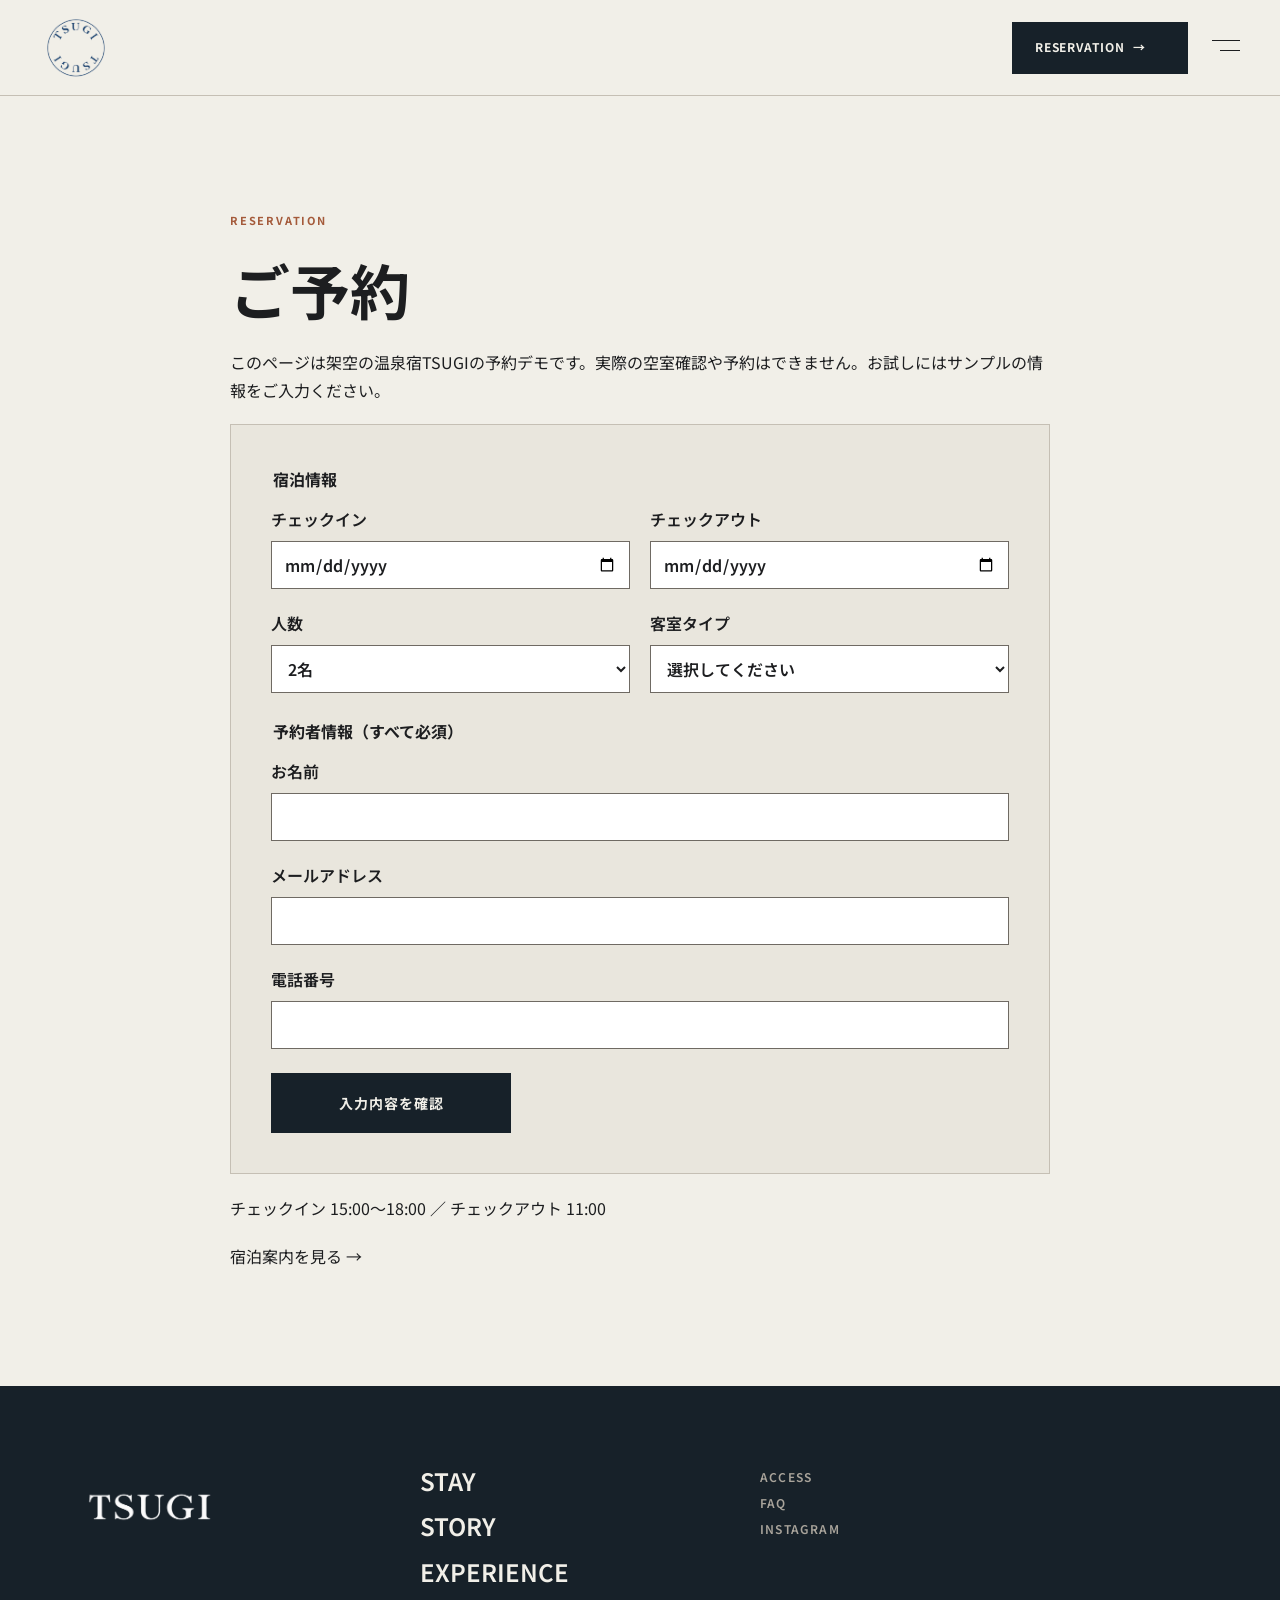
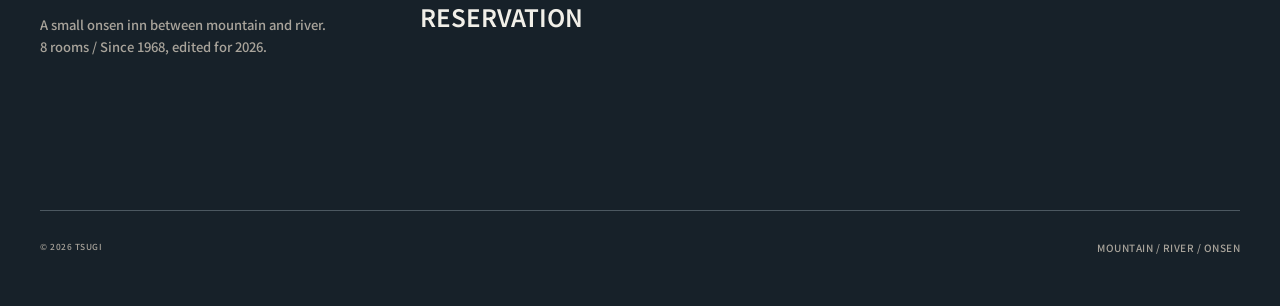
<file: reservation.html>
<!doctype html>
<html lang="ja">
  <head>
    <meta charset="utf-8">
    <meta name="viewport" content="width=device-width, initial-scale=1">
    <title>ご予約 | TSUGI</title>
    <meta name="description" content="TSUGIの宿泊予約デモ。宿泊日と客室タイプを選べます。">
    <link rel="icon" href="assets/favicons/favicon.ico" sizes="any">
    <link rel="icon" type="image/png" sizes="32x32" href="assets/favicons/favicon-32x32.png">
    <link rel="icon" type="image/png" sizes="48x48" href="assets/favicons/favicon-48x48.png">
    <link rel="apple-touch-icon" sizes="180x180" href="assets/favicons/apple-touch-icon.png">
    <script>document.documentElement.classList.add("js");</script>
    <link rel="preconnect" href="https://fonts.googleapis.com">
    <link rel="preconnect" href="https://fonts.gstatic.com" crossorigin>
    <link href="https://fonts.googleapis.com/css2?family=Noto+Sans+JP:wght@400;500;600;700&amp;family=Noto+Serif+JP:wght@400;500;600&amp;display=swap" rel="stylesheet">
    <link rel="stylesheet" href="assets/css/foundation.css">
    <link rel="stylesheet" href="assets/css/layout.css">
    <link rel="stylesheet" href="assets/css/components.css">
    <link rel="stylesheet" href="assets/css/pages.css">
    <script src="assets/js/main.js" defer></script>
    <script src="assets/js/reservation.js" defer></script>
  </head>
  <body class="site-shell page-reservation">
    <a class="skip-link" href="#main-content">本文へ移動</a>
    <header class="site-header">
      <div class="site-header__inner container">
        <a class="site-header__logo" href="index.html" aria-label="TSUGI ホーム"><img src="assets/logos/tsugi_circle_logo.png" alt="" width="1254" height="1254"></a>
        <div class="site-header__actions">
          <nav class="site-header__nav" aria-label="グローバルナビゲーション">
            <ul class="site-header__nav-list">
              <li><a class="site-header__nav-link" href="index.html">HOME</a></li>
              <li><a class="site-header__nav-link" href="stay.html">STAY</a></li>
              <li><a class="site-header__nav-link" href="story.html">STORY</a></li>
              <li><a class="site-header__nav-link" href="experience.html">EXPERIENCE</a></li>
            </ul>
          </nav>
          <a class="button button--primary site-header__reservation" href="reservation.html" aria-current="page"><span>RESERVATION</span><span class="site-header__reservation-arrow" aria-hidden="true">→</span></a>
          <button class="menu-toggle" type="button" aria-expanded="false" aria-controls="site-menu" aria-label="メニューを開く" data-menu-button><span class="menu-toggle__icon" aria-hidden="true"><span></span><span></span></span></button>
        </div>
      </div>
    </header>

    <div class="menu-overlay" id="site-menu" aria-hidden="true" data-site-menu hidden>
      <div class="menu-overlay__inner container">
        <div class="menu-overlay__top">
          <a class="menu-overlay__logo" href="index.html" aria-label="TSUGI ホーム"><img src="assets/logos/tsugi_circle_logo_white.png" alt="" width="1254" height="1254"></a>
          <button class="menu-overlay__close" type="button" aria-label="メニューを閉じる" data-menu-close></button>
        </div>
        <nav class="menu-overlay__navigation" aria-label="メニュー">
          <ul class="menu-overlay__main-list">
            <li><a class="menu-overlay__main-link" href="index.html">HOME</a></li>
            <li><a class="menu-overlay__main-link" href="stay.html">STAY</a></li>
            <li><a class="menu-overlay__main-link" href="story.html">STORY</a></li>
            <li><a class="menu-overlay__main-link" href="experience.html">EXPERIENCE</a></li>
            <li><a class="menu-overlay__main-link" href="reservation.html" aria-current="page">RESERVATION</a></li>
          </ul>
        </nav>
        <div class="menu-overlay__footer">
          <ul class="menu-overlay__utility" aria-label="補助メニュー">
            <li><a href="experience.html#access">ACCESS</a></li>
            <li><a href="stay.html#faq">FAQ</a></li>
            <li><span>INSTAGRAM</span></li>
          </ul>
          <div class="menu-overlay__brand-note"><strong>TSUGI</strong><span>A small onsen inn in between mountain and river.</span></div>
        </div>
      </div>
    </div>

    <main class="site-main" id="main-content" tabindex="-1">
      <section class="reservation-page container" aria-labelledby="reservation-title">
        <p class="section-label" lang="en">RESERVATION</p>
        <h1 id="reservation-title">ご予約</h1>
        <p>このページは架空の温泉宿TSUGIの予約デモです。実際の空室確認や予約はできません。お試しにはサンプルの情報をご入力ください。</p>
        <form class="reservation-form" id="reservation-form">
          <fieldset class="reservation-form__group">
            <legend>宿泊情報</legend>
            <div class="reservation-form__fields">
              <label>チェックイン<input type="date" name="arrival" required></label>
              <label>チェックアウト<input type="date" name="departure" required></label>
              <label>人数<select name="guests" required><option value="2">2名</option><option value="3">3名</option></select></label>
              <label>客室タイプ<select name="room" required><option value="">選択してください</option><option value="garden">GARDEN｜庭を望む客室</option><option value="river">RIVER｜川を望む客室</option><option value="corner">CORNER｜角部屋</option></select></label>
            </div>
          </fieldset>
          <fieldset class="reservation-form__group reservation-form__contact">
            <legend>予約者情報（すべて必須）</legend>
            <div class="reservation-form__fields">
              <label>お名前<input type="text" id="reservation-name" autocomplete="name" required></label>
              <label>メールアドレス<input type="email" id="reservation-email" autocomplete="email" required></label>
              <label>電話番号<input type="tel" id="reservation-phone" autocomplete="tel" required></label>
            </div>
          </fieldset>
          <button type="submit" class="button button--primary" disabled>入力内容を確認</button>
          <p role="status" id="reservation-summary"></p>
        </form>
        <p>チェックイン 15:00〜18:00 ／ チェックアウト 11:00</p>
        <a href="stay.html#stay-information">宿泊案内を見る →</a>
      </section>
    </main>

    <footer class="site-footer" id="site-footer">
      <div class="container">
        <div class="site-footer__grid">
          <div class="site-footer__brand">
            <a class="site-footer__logo" href="index.html" aria-label="TSUGI ホーム"><img src="assets/logos/tsugi_wordmark_white.png" alt="" width="1448" height="1086"></a>
            <p class="site-footer__description"><span class="site-footer__description-brand">TSUGI<br></span>A small onsen inn between mountain and river.<br>8 rooms / Since 1968, edited for 2026.</p>
          </div>
          <nav class="site-footer__main" aria-label="フッターナビゲーション"><ul class="site-footer__main-list">
            <li><a href="stay.html">STAY</a></li><li><a href="story.html">STORY</a></li><li><a href="experience.html">EXPERIENCE</a></li><li><a href="reservation.html" aria-current="page">RESERVATION</a></li>
          </ul></nav>
          <nav class="site-footer__utility" aria-label="補助ナビゲーション"><ul class="site-footer__utility-list">
            <li><a href="experience.html#access">ACCESS</a></li><li><a href="stay.html#faq">FAQ</a></li><li><span class="site-footer__utility-text">INSTAGRAM</span></li>
          </ul></nav>
        </div>
        <div class="site-footer__bottom"><small>© 2026 TSUGI</small><span class="site-footer__location">MOUNTAIN / RIVER / ONSEN</span></div>
      </div>
    </footer>
  </body>
</html>
</file>
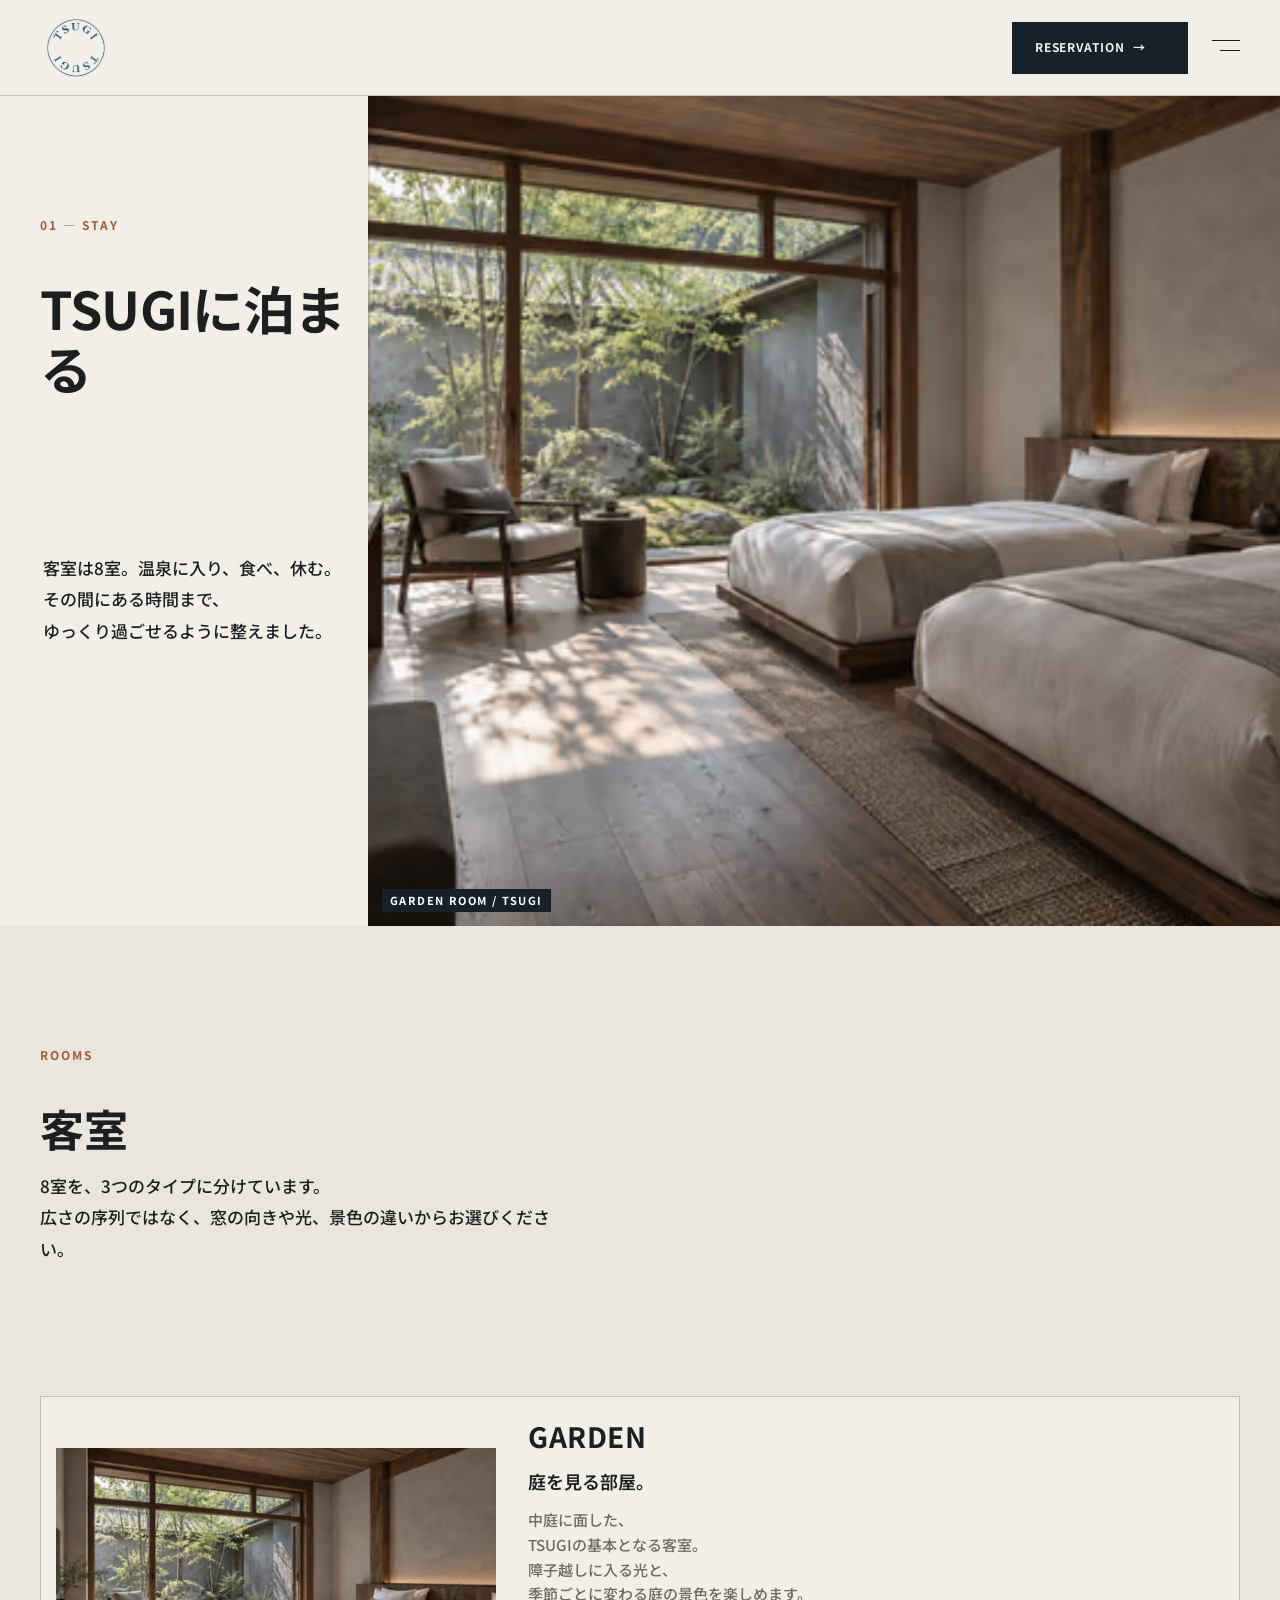
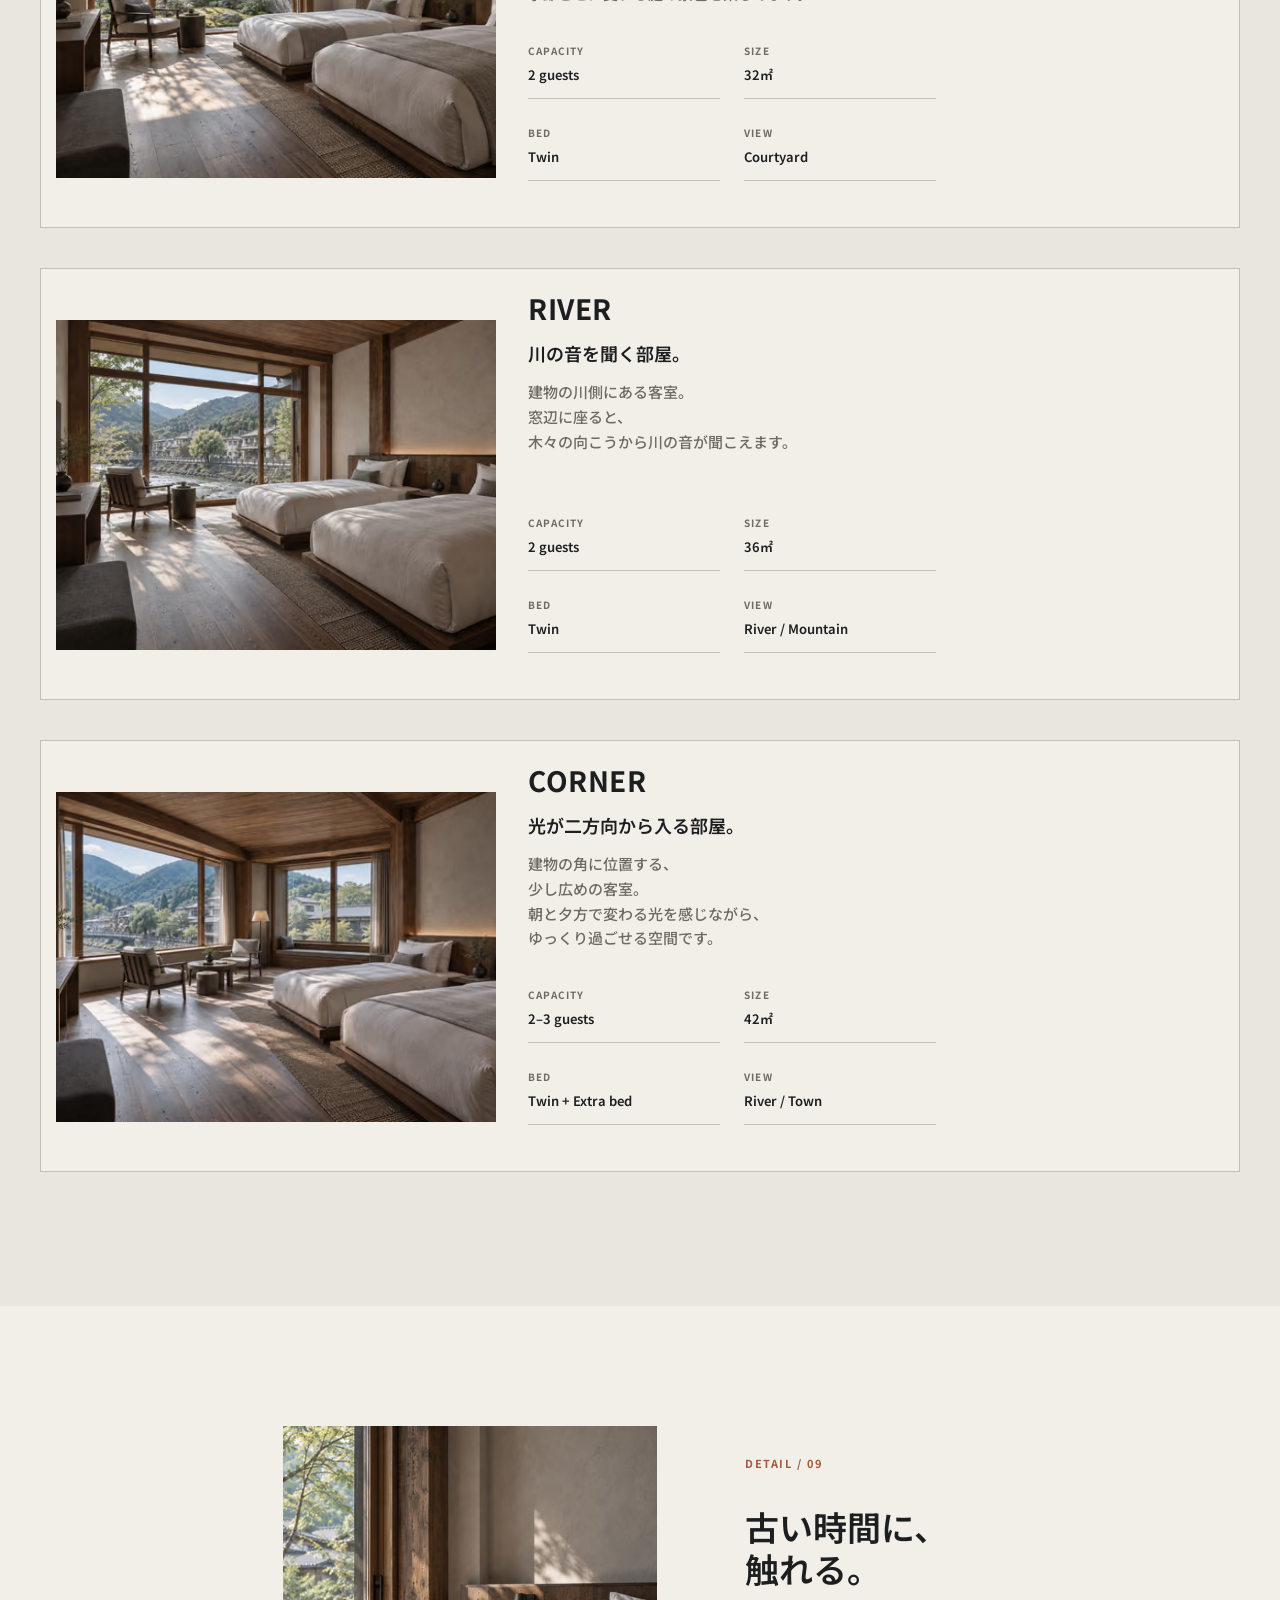
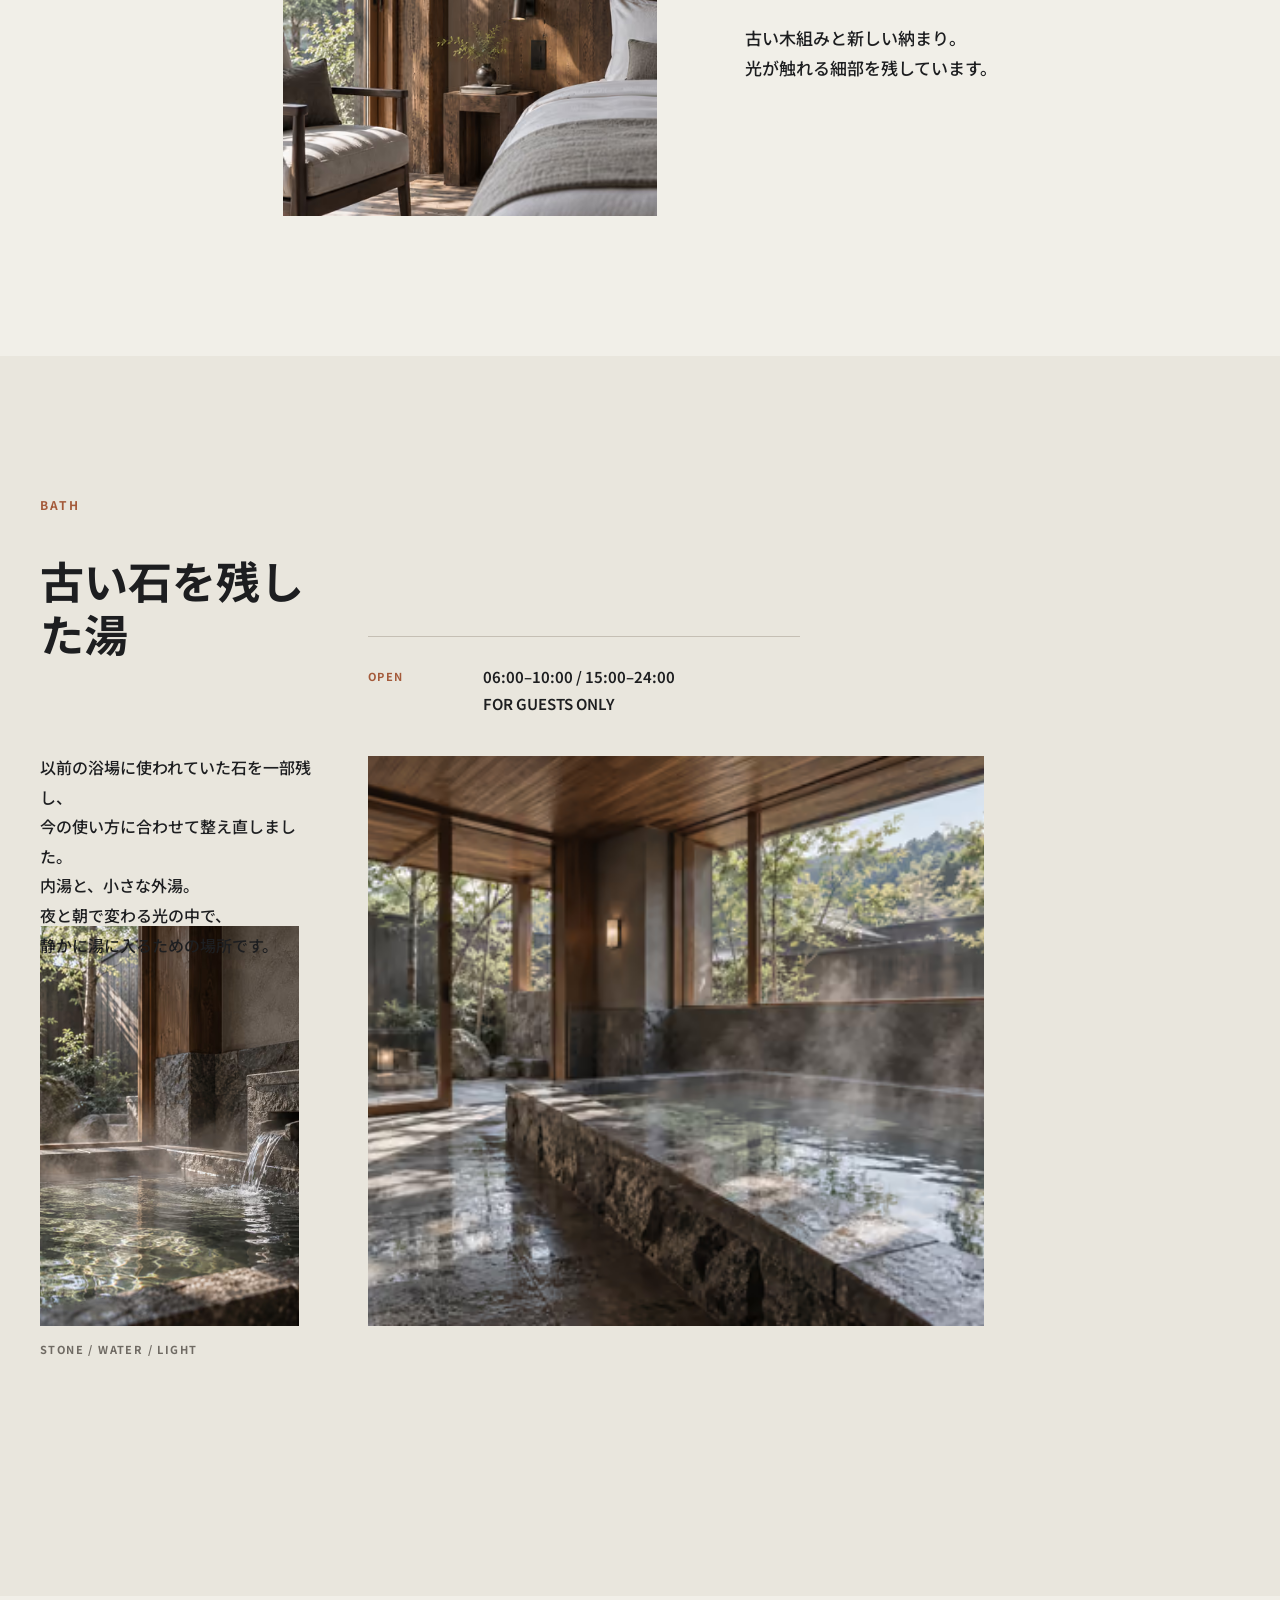
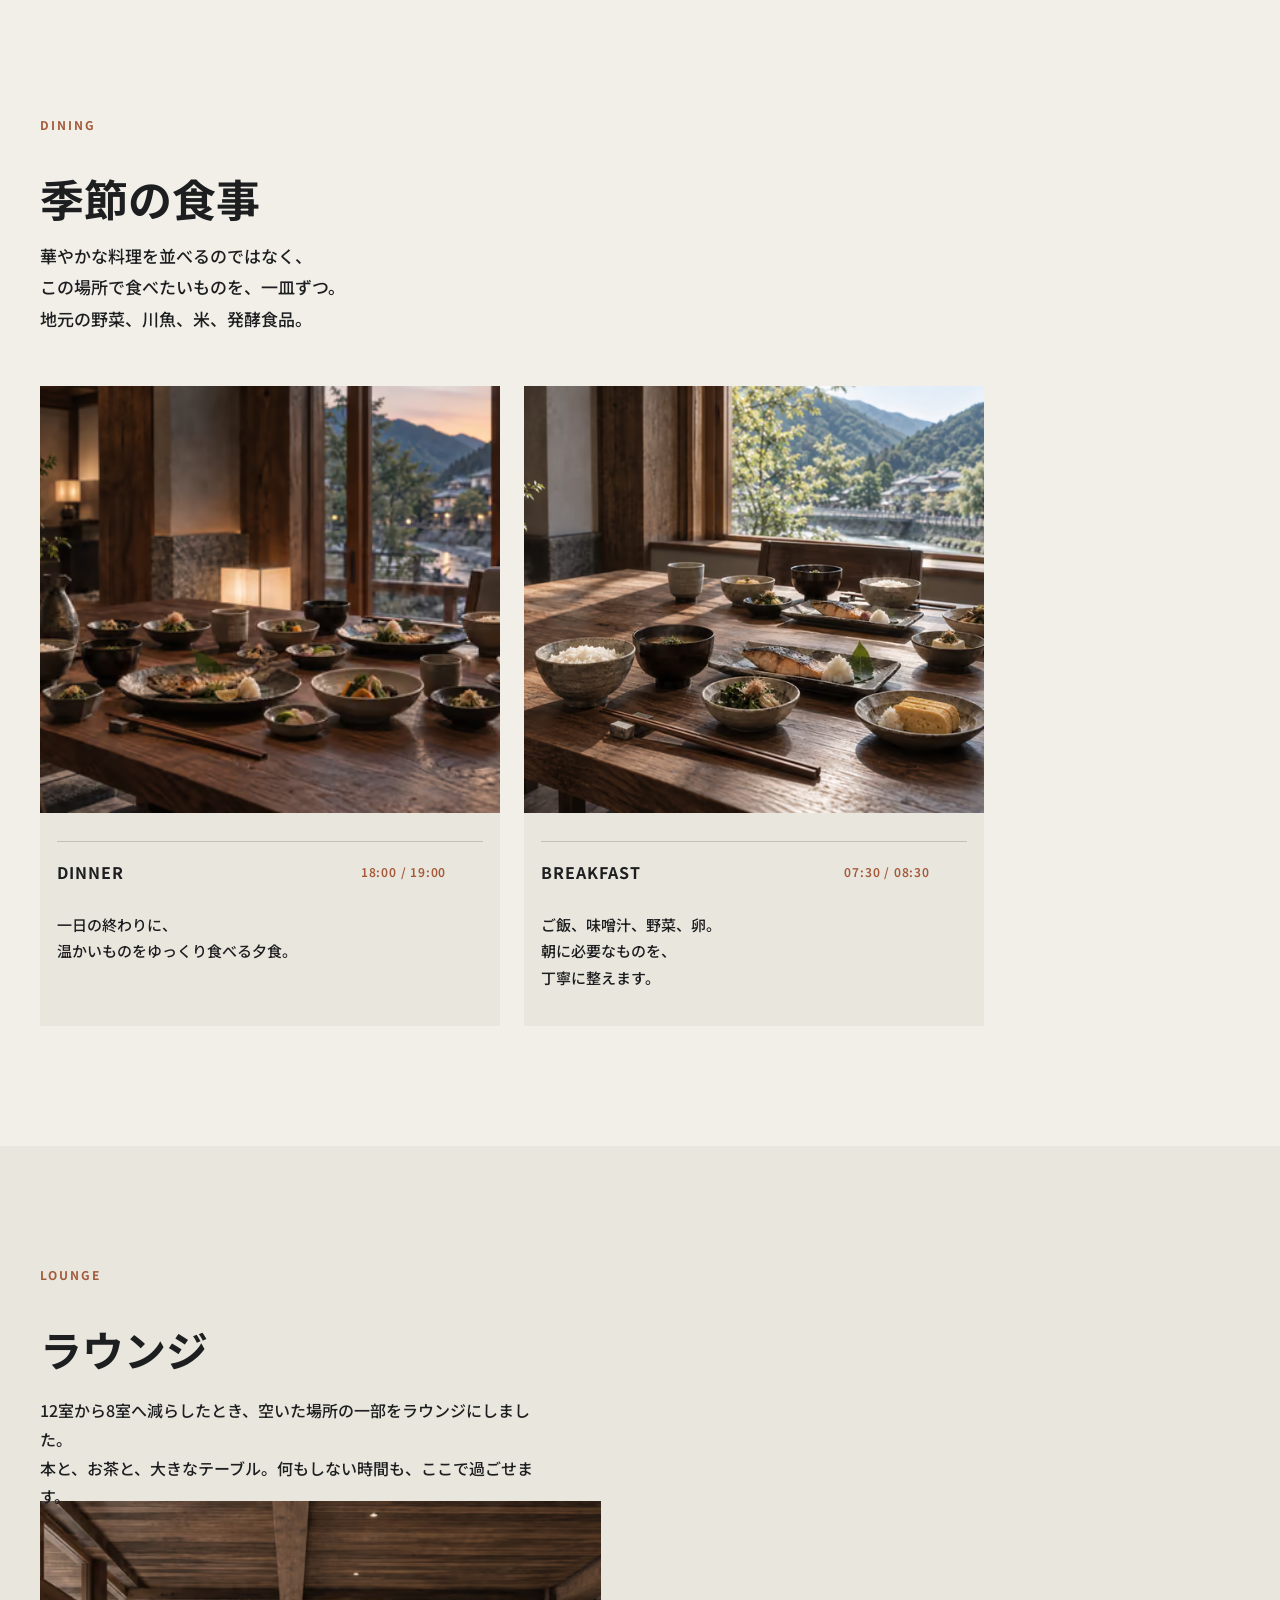
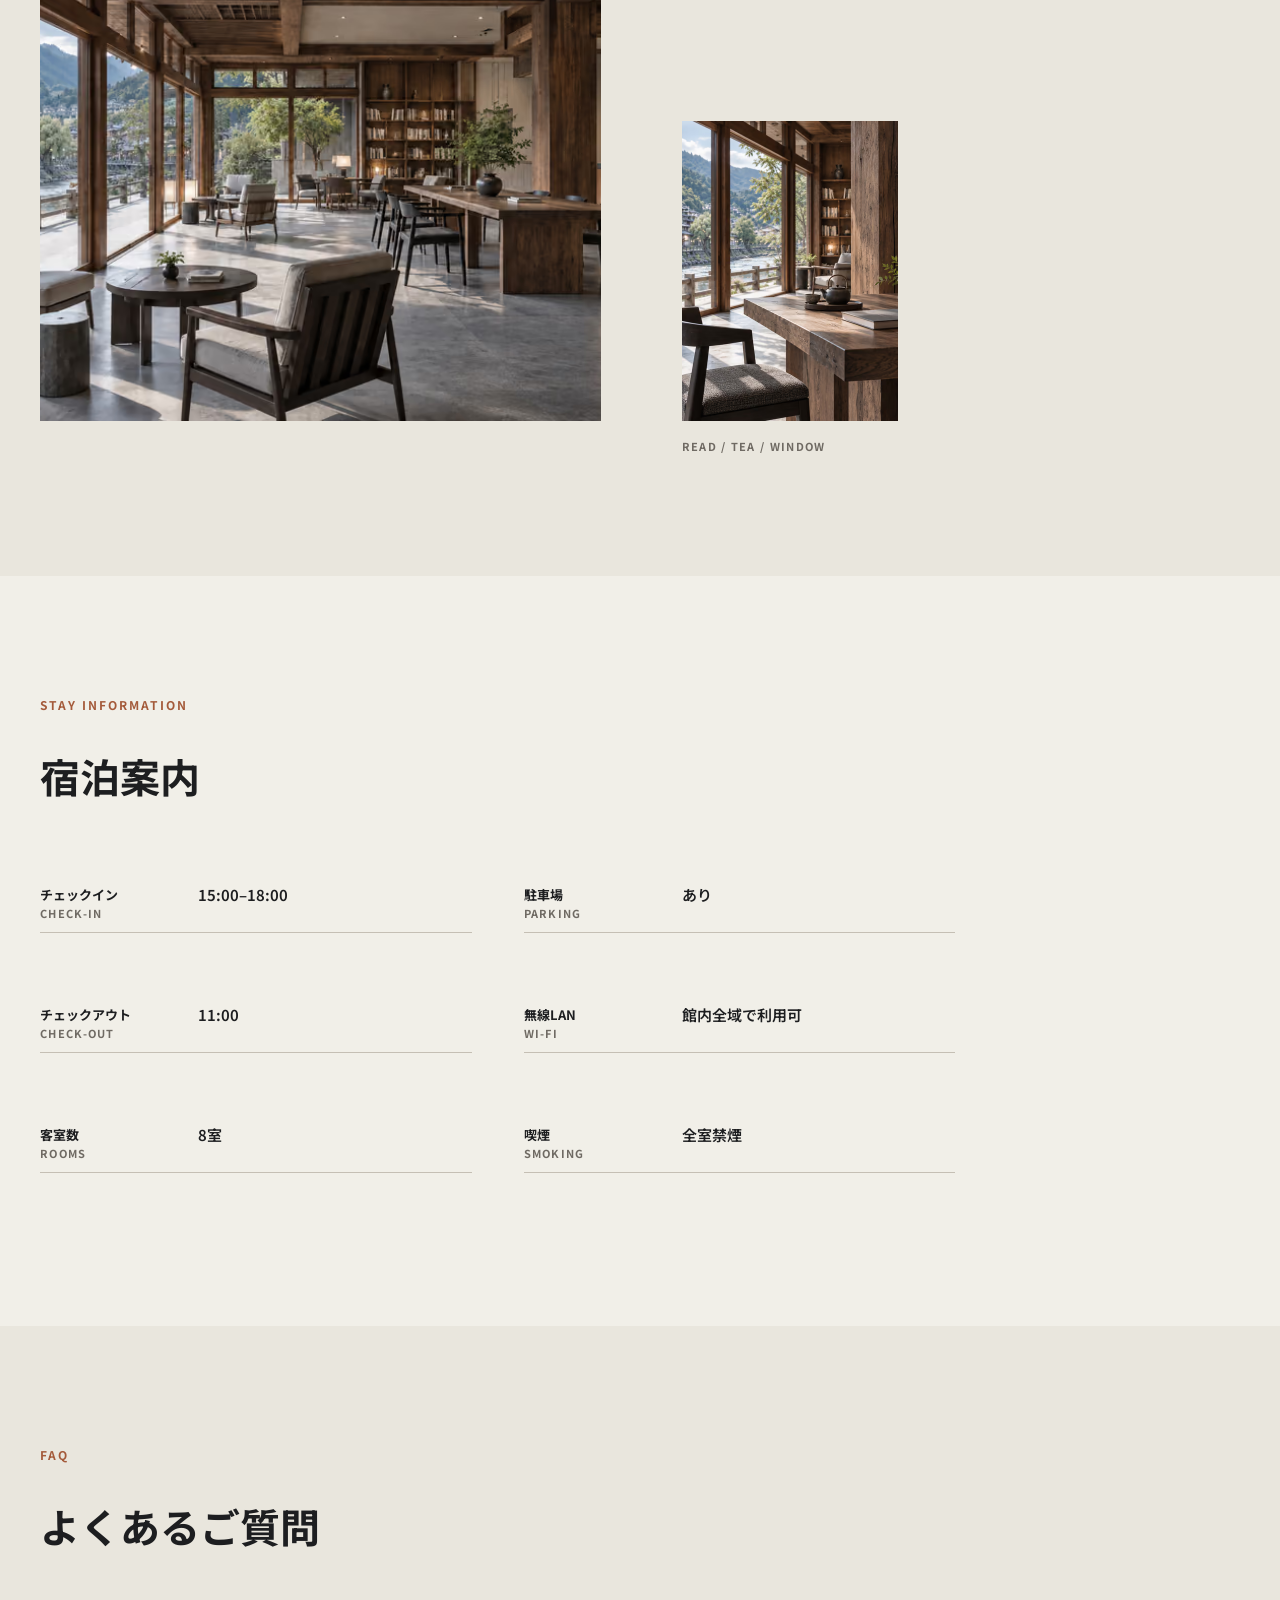
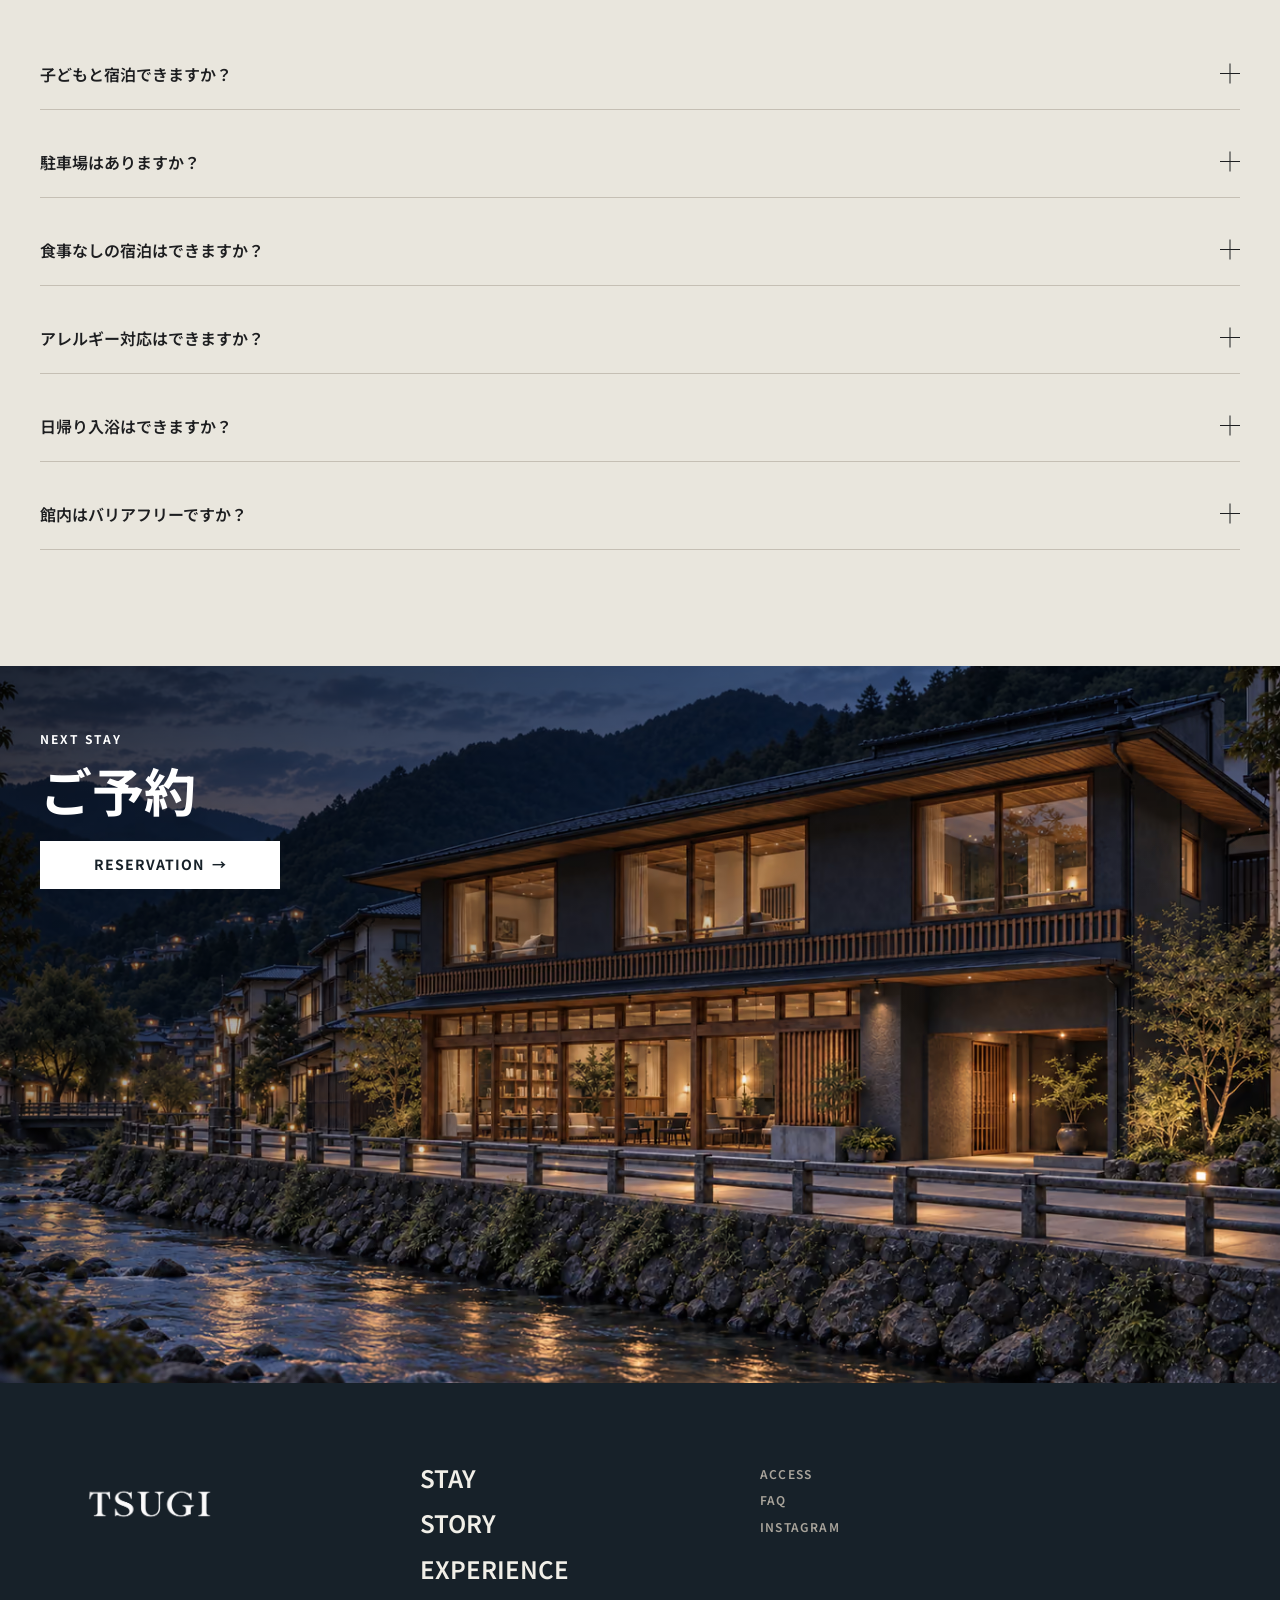
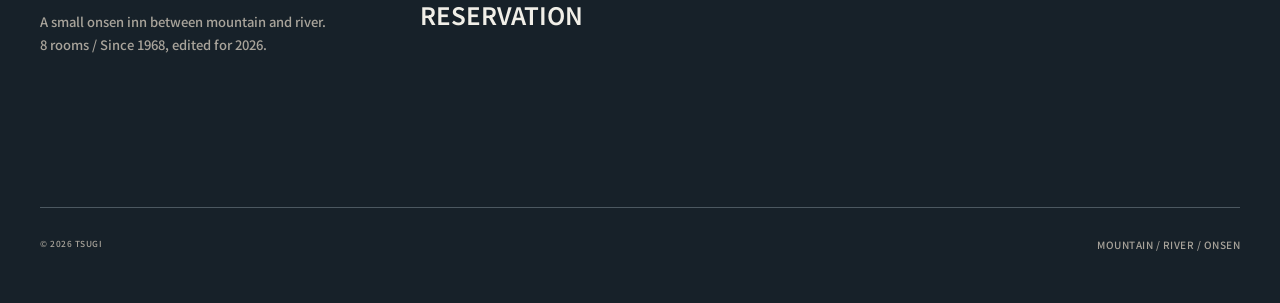
<file: stay.html>
<!doctype html>
<html lang="ja">
  <head>
    <meta charset="utf-8">
    <meta name="viewport" content="width=device-width, initial-scale=1">
    <title>STAY｜TSUGI</title>
    <meta name="description" content="全8室の客室、小さな温泉、季節の食事、宿泊者のためのラウンジ。TSUGIで過ごす一泊のための客室と館内設備をご案内します。">
    <meta property="og:site_name" content="TSUGI">
    <meta property="og:type" content="website">
    <meta property="og:locale" content="ja_JP">
    <meta property="og:title" content="STAY｜TSUGI">
    <meta property="og:description" content="全8室の客室、小さな温泉、季節の食事、宿泊者のためのラウンジ。TSUGIで過ごす一泊のための客室と館内設備をご案内します。">
    <meta name="twitter:card" content="summary_large_image">
    <meta name="twitter:title" content="STAY｜TSUGI">
    <meta name="twitter:description" content="全8室の客室、小さな温泉、季節の食事、宿泊者のためのラウンジ。TSUGIで過ごす一泊のための客室と館内設備をご案内します。">
    <link rel="canonical" href="https://coconattsu0723.github.io/tsugi-onsen-hotel/stay.html">
    <meta property="og:url" content="https://coconattsu0723.github.io/tsugi-onsen-hotel/stay.html">
    <meta property="og:image" content="https://coconattsu0723.github.io/tsugi-onsen-hotel/assets/images/og/tsugi_ogp_1200x630.png">
    <meta property="og:image:width" content="1200">
    <meta property="og:image:height" content="630">
    <meta property="og:image:alt" content="TSUGI 山と川のあいだにある温泉宿">
    <meta name="twitter:image" content="https://coconattsu0723.github.io/tsugi-onsen-hotel/assets/images/og/tsugi_ogp_1200x630.png">
    <meta name="twitter:image:alt" content="TSUGI 山と川のあいだにある温泉宿">
    <link rel="icon" href="assets/favicons/favicon.ico" sizes="any">
    <link rel="icon" type="image/png" sizes="32x32" href="assets/favicons/favicon-32x32.png">
    <link rel="icon" type="image/png" sizes="48x48" href="assets/favicons/favicon-48x48.png">
    <link rel="apple-touch-icon" sizes="180x180" href="assets/favicons/apple-touch-icon.png">
    <script>document.documentElement.classList.add("js");</script>
    <link rel="preconnect" href="https://fonts.googleapis.com">
    <link rel="preconnect" href="https://fonts.gstatic.com" crossorigin>
    <link href="https://fonts.googleapis.com/css2?family=Noto+Sans+JP:wght@400;500;600;700&amp;family=Noto+Serif+JP:wght@400;500;600&amp;display=swap" rel="stylesheet">
    <link rel="stylesheet" href="assets/css/foundation.css">
    <link rel="stylesheet" href="assets/css/layout.css">
    <link rel="stylesheet" href="assets/css/components.css">
    <link rel="stylesheet" href="assets/css/pages.css?v=c186d79">
    <script src="assets/js/main.js" defer></script>
  </head>
  <body class="site-shell page-stay">
    <a class="skip-link" href="#main-content">本文へ移動</a>
    <header class="site-header">
      <div class="site-header__inner container">
        <a class="site-header__logo" href="index.html" aria-label="TSUGI ホーム"><img src="assets/logos/tsugi_circle_logo.png" alt="" width="1254" height="1254"></a>
        <div class="site-header__actions">
          <nav class="site-header__nav" aria-label="グローバルナビゲーション">
            <ul class="site-header__nav-list">
              <li><a class="site-header__nav-link" href="index.html">HOME</a></li>
              <li><a class="site-header__nav-link" href="stay.html" aria-current="page">STAY</a></li>
              <li><a class="site-header__nav-link" href="story.html">STORY</a></li>
              <li><a class="site-header__nav-link" href="experience.html">EXPERIENCE</a></li>
            </ul>
          </nav>
          <a class="button button--primary site-header__reservation" href="reservation.html"><span>RESERVATION</span><span class="site-header__reservation-arrow" aria-hidden="true">→</span></a>
          <button class="menu-toggle" type="button" aria-expanded="false" aria-controls="site-menu" aria-label="メニューを開く" data-menu-button><span class="menu-toggle__icon" aria-hidden="true"><span></span><span></span></span></button>
        </div>
      </div>
    </header>

    <div class="menu-overlay" id="site-menu" aria-hidden="true" data-site-menu hidden>
      <div class="menu-overlay__inner container">
        <div class="menu-overlay__top">
          <a class="menu-overlay__logo" href="index.html" aria-label="TSUGI ホーム"><img src="assets/logos/tsugi_circle_logo_white.png" alt="" width="1254" height="1254"></a>
          <button class="menu-overlay__close" type="button" aria-label="メニューを閉じる" data-menu-close></button>
        </div>
        <nav class="menu-overlay__navigation" aria-label="メニュー">
          <ul class="menu-overlay__main-list">
            <li><a class="menu-overlay__main-link" href="index.html">HOME</a></li>
            <li><a class="menu-overlay__main-link" href="stay.html" aria-current="page">STAY</a></li>
            <li><a class="menu-overlay__main-link" href="story.html">STORY</a></li>
            <li><a class="menu-overlay__main-link" href="experience.html">EXPERIENCE</a></li>
            <li><a class="menu-overlay__main-link" href="reservation.html">RESERVATION</a></li>
          </ul>
        </nav>
        <div class="menu-overlay__footer">
          <ul class="menu-overlay__utility" aria-label="補助メニュー">
            <li><a href="experience.html#access">ACCESS</a></li>
            <li><a href="stay.html#faq">FAQ</a></li>
            <li><span>INSTAGRAM</span></li>
          </ul>
          <div class="menu-overlay__brand-note"><strong>TSUGI</strong><span>A small onsen inn in between mountain and river.</span></div>
        </div>
      </div>
    </div>

    <main class="site-main" id="main-content" tabindex="-1">
      <section class="stay-hero" aria-labelledby="stay-title">
        <p class="section-label">01 — STAY</p>
        <h1 class="stay-hero__title" id="stay-title">TSUGIに泊まる</h1>
        <p class="stay-hero__intro">客室は8室。<br>温泉に入り、食べ、休む。<br>その間にある時間まで、<br>ゆっくり過ごせるように整えました。</p>
        <a class="stay-text-link stay-hero__link" href="#rooms">VIEW ROOMS&nbsp; →</a>
        <figure class="stay-hero__figure">
          <picture class="responsive-picture">
            <source type="image/avif" srcset="assets/images/optimized/rooms/06_room_garden-480w.avif 480w, assets/images/optimized/rooms/06_room_garden-768w.avif 768w, assets/images/optimized/rooms/06_room_garden-1024w.avif 1024w, assets/images/optimized/rooms/06_room_garden-1448w.avif 1448w" sizes="(min-width: 1024px) 60vw, (min-width: 768px) 100vw, calc(100vw - 40px)">
            <source type="image/webp" srcset="assets/images/optimized/rooms/06_room_garden-480w.webp 480w, assets/images/optimized/rooms/06_room_garden-768w.webp 768w, assets/images/optimized/rooms/06_room_garden-1024w.webp 1024w, assets/images/optimized/rooms/06_room_garden-1448w.webp 1448w" sizes="(min-width: 1024px) 60vw, (min-width: 768px) 100vw, calc(100vw - 40px)">
            <img src="assets/images/rooms/06_room_garden.png" alt="中庭に面したツインルーム" width="1448" height="1086" loading="eager" fetchpriority="high">
          </picture>
          <figcaption>GARDEN ROOM / TSUGI</figcaption>
        </figure>
      </section>

      <section class="stay-rooms" id="rooms" aria-labelledby="rooms-title">
        <p class="section-label">ROOMS</p>
        <h2 class="stay-rooms__title" id="rooms-title">客室</h2>
        <p class="stay-rooms__intro">8室を、3つのタイプに分けています。<br>広さの序列ではなく、<br>窓の向きや光、景色の違いからお選びください。</p>

        <article class="room-card room-card--garden">
          <picture class="responsive-picture">
            <source type="image/avif" srcset="assets/images/optimized/rooms/06_room_garden-480w.avif 480w, assets/images/optimized/rooms/06_room_garden-768w.avif 768w, assets/images/optimized/rooms/06_room_garden-1024w.avif 1024w, assets/images/optimized/rooms/06_room_garden-1448w.avif 1448w" sizes="(min-width: 1440px) 376px, (min-width: 1366px) 358px, (min-width: 1024px) 440px, (min-width: 768px) 320px, calc(100vw - 72px)">
            <source type="image/webp" srcset="assets/images/optimized/rooms/06_room_garden-480w.webp 480w, assets/images/optimized/rooms/06_room_garden-768w.webp 768w, assets/images/optimized/rooms/06_room_garden-1024w.webp 1024w, assets/images/optimized/rooms/06_room_garden-1448w.webp 1448w" sizes="(min-width: 1440px) 376px, (min-width: 1366px) 358px, (min-width: 1024px) 440px, (min-width: 768px) 320px, calc(100vw - 72px)">
            <img class="room-card__image" src="assets/images/rooms/06_room_garden.png" alt="庭を望むGARDENタイプの客室" width="1448" height="1086" loading="lazy" decoding="async">
          </picture>
          <p class="room-card__name">GARDEN</p>
          <h3 class="room-card__title">庭を見る部屋。</h3>
          <p class="room-card__description">中庭に面した、<br>TSUGIの基本となる客室。<br>障子越しに入る光と、<br>季節ごとに変わる庭の景色を楽しめます。</p>
          <dl class="room-card__specs">
            <div><dt>CAPACITY</dt><dd>2 guests</dd></div>
            <div><dt>SIZE</dt><dd>32㎡</dd></div>
            <div><dt>BED</dt><dd>Twin</dd></div>
            <div><dt>VIEW</dt><dd>Courtyard</dd></div>
          </dl>
        </article>

        <article class="room-card room-card--river">
          <picture class="responsive-picture">
            <source type="image/avif" srcset="assets/images/optimized/rooms/07_room_river-480w.avif 480w, assets/images/optimized/rooms/07_room_river-768w.avif 768w" sizes="(min-width: 1440px) 376px, (min-width: 1366px) 358px, (min-width: 1024px) 440px, (min-width: 768px) 320px, calc(100vw - 72px)">
            <source type="image/webp" srcset="assets/images/optimized/rooms/07_room_river-480w.webp 480w, assets/images/optimized/rooms/07_room_river-768w.webp 768w" sizes="(min-width: 1440px) 376px, (min-width: 1366px) 358px, (min-width: 1024px) 440px, (min-width: 768px) 320px, calc(100vw - 72px)">
            <img class="room-card__image" src="assets/images/rooms/07_room_river.png" alt="川と山を望むRIVERタイプの客室" width="1448" height="1086" loading="lazy" decoding="async">
          </picture>
          <p class="room-card__name">RIVER</p>
          <h3 class="room-card__title">川の音を聞く部屋。</h3>
          <p class="room-card__description">建物の川側にある客室。<br>窓辺に座ると、<br>木々の向こうから川の音が聞こえます。</p>
          <dl class="room-card__specs">
            <div><dt>CAPACITY</dt><dd>2 guests</dd></div>
            <div><dt>SIZE</dt><dd>36㎡</dd></div>
            <div><dt>BED</dt><dd>Twin</dd></div>
            <div><dt>VIEW</dt><dd>River / Mountain</dd></div>
          </dl>
        </article>

        <article class="room-card room-card--corner">
          <picture class="responsive-picture">
            <source type="image/avif" srcset="assets/images/optimized/rooms/08_room_corner-480w.avif 480w, assets/images/optimized/rooms/08_room_corner-768w.avif 768w" sizes="(min-width: 1440px) 376px, (min-width: 1366px) 358px, (min-width: 1024px) 440px, (min-width: 768px) 320px, calc(100vw - 72px)">
            <source type="image/webp" srcset="assets/images/optimized/rooms/08_room_corner-480w.webp 480w, assets/images/optimized/rooms/08_room_corner-768w.webp 768w" sizes="(min-width: 1440px) 376px, (min-width: 1366px) 358px, (min-width: 1024px) 440px, (min-width: 768px) 320px, calc(100vw - 72px)">
            <img class="room-card__image" src="assets/images/rooms/08_room_corner.png" alt="二方向から光が入るCORNERタイプの客室" width="1536" height="1024" loading="lazy" decoding="async">
          </picture>
          <p class="room-card__name">CORNER</p>
          <h3 class="room-card__title">光が二方向から入る部屋。</h3>
          <p class="room-card__description">建物の角に位置する、<br>少し広めの客室。<br>朝と夕方で変わる光を感じながら、<br>ゆっくり過ごせる空間です。</p>
          <dl class="room-card__specs">
            <div><dt>CAPACITY</dt><dd>2–3 guests</dd></div>
            <div><dt>SIZE</dt><dd>42㎡</dd></div>
            <div><dt>BED</dt><dd>Twin + Extra bed</dd></div>
            <div><dt>VIEW</dt><dd>River / Town</dd></div>
          </dl>
        </article>

        <div class="stay-rooms__detail">
          <div class="stay-rooms__detail-text">
            <p class="stay-rooms__detail-label">DETAIL / 09</p>
            <h3 class="stay-rooms__detail-title">古い時間に、<br>触れる。</h3>
            <p class="stay-rooms__detail-copy">古い木組みと新しい納まり。<br>光が触れる細部を残しています。</p>
          </div>
          <picture class="responsive-picture">
            <source type="image/avif" srcset="assets/images/optimized/rooms/09_room_detail-480w.avif 480w, assets/images/optimized/rooms/09_room_detail-768w.avif 768w, assets/images/optimized/rooms/09_room_detail-1122w.avif 1122w" sizes="(min-width: 1440px) 520px, (min-width: 1366px) 497px, (min-width: 1024px) 37vw, (min-width: 768px) 279px, 220px">
            <source type="image/webp" srcset="assets/images/optimized/rooms/09_room_detail-480w.webp 480w, assets/images/optimized/rooms/09_room_detail-768w.webp 768w, assets/images/optimized/rooms/09_room_detail-1122w.webp 1122w" sizes="(min-width: 1440px) 520px, (min-width: 1366px) 497px, (min-width: 1024px) 37vw, (min-width: 768px) 279px, 220px">
            <img class="stay-rooms__detail-image" src="assets/images/rooms/09_room_detail.png" alt="古い木組みを残した客室の細部" width="1122" height="1402" loading="lazy" decoding="async">
          </picture>
        </div>
      </section>

      <section class="stay-bath" aria-labelledby="bath-title">
        <p class="section-label">BATH</p>
        <h2 class="stay-bath__title" id="bath-title">古い石を残した湯</h2>
        <picture class="responsive-picture">
          <source type="image/avif" srcset="assets/images/optimized/bath/10_bath_main-480w.avif 480w, assets/images/optimized/bath/10_bath_main-768w.avif 768w, assets/images/optimized/bath/10_bath_main-1024w.avif 1024w, assets/images/optimized/bath/10_bath_main-1536w.avif 1536w" sizes="(min-width: 1024px) 60vw, (min-width: 768px) calc(100vw - 64px), calc(100vw - 40px)">
          <source type="image/webp" srcset="assets/images/optimized/bath/10_bath_main-480w.webp 480w, assets/images/optimized/bath/10_bath_main-768w.webp 768w, assets/images/optimized/bath/10_bath_main-1024w.webp 1024w, assets/images/optimized/bath/10_bath_main-1536w.webp 1536w" sizes="(min-width: 1024px) 60vw, (min-width: 768px) calc(100vw - 64px), calc(100vw - 40px)">
          <img class="stay-bath__image stay-bath__image--main" src="assets/images/bath/10_bath_main.png" alt="古い石を残して整え直したTSUGIの浴場" width="1536" height="1024" loading="lazy" decoding="async">
        </picture>
        <picture class="responsive-picture">
          <source type="image/avif" srcset="assets/images/optimized/bath/11_bath_detail-480w.avif 480w, assets/images/optimized/bath/11_bath_detail-768w.avif 768w, assets/images/optimized/bath/11_bath_detail-1122w.avif 1122w" sizes="(min-width: 1024px) 25vw, (min-width: 768px) 300px, 220px">
          <source type="image/webp" srcset="assets/images/optimized/bath/11_bath_detail-480w.webp 480w, assets/images/optimized/bath/11_bath_detail-768w.webp 768w, assets/images/optimized/bath/11_bath_detail-1122w.webp 1122w" sizes="(min-width: 1024px) 25vw, (min-width: 768px) 300px, 220px">
          <img class="stay-bath__image stay-bath__image--detail" src="assets/images/bath/11_bath_detail.png" alt="" width="1122" height="1402" loading="lazy" decoding="async">
        </picture>
        <p class="stay-bath__detail-caption">STONE / WATER / LIGHT</p>
        <p class="stay-bath__copy">以前の浴場に使われていた石を一部残し、<br>今の使い方に合わせて整え直しました。<br>内湯と、小さな外湯。<br>夜と朝で変わる光の中で、<br>静かに湯に入るための場所です。</p>
        <dl class="stay-bath__information">
          <dt>OPEN</dt>
          <dd>06:00–10:00 / 15:00–24:00<br><span>FOR GUESTS ONLY</span></dd>
        </dl>
      </section>

      <section class="stay-dining" aria-labelledby="dining-title">
        <p class="section-label">DINING</p>
        <h2 class="stay-dining__title" id="dining-title">季節の食事</h2>
        <p class="stay-dining__intro">華やかな料理を並べるのではなく、<br>この場所で食べたいものを、一皿ずつ。<br>地元の野菜、川魚、米、発酵食品。</p>

        <article class="dining-block dining-block--dinner">
          <picture class="responsive-picture">
            <source type="image/avif" srcset="assets/images/optimized/dining/12_dinner-480w.avif 480w, assets/images/optimized/dining/12_dinner-768w.avif 768w, assets/images/optimized/dining/12_dinner-1024w.avif 1024w, assets/images/optimized/dining/12_dinner-1536w.avif 1536w" sizes="(min-width: 1024px) 45vw, (min-width: 768px) calc(100vw - 64px), calc(100vw - 40px)">
            <source type="image/webp" srcset="assets/images/optimized/dining/12_dinner-480w.webp 480w, assets/images/optimized/dining/12_dinner-768w.webp 768w, assets/images/optimized/dining/12_dinner-1024w.webp 1024w, assets/images/optimized/dining/12_dinner-1536w.webp 1536w" sizes="(min-width: 1024px) 45vw, (min-width: 768px) calc(100vw - 64px), calc(100vw - 40px)">
            <img class="dining-block__image" src="assets/images/dining/12_dinner.png" alt="地元の食材を使ったTSUGIの夕食" width="1536" height="1024" loading="lazy" decoding="async">
          </picture>
          <div class="dining-block__meta"><h3>DINNER</h3><p>18:00 / 19:00</p></div>
          <p class="dining-block__copy">一日の終わりに、<br>温かいものをゆっくり食べる夕食。</p>
        </article>

        <article class="dining-block dining-block--breakfast">
          <picture class="responsive-picture">
            <source type="image/avif" srcset="assets/images/optimized/dining/13_breakfast-480w.avif 480w, assets/images/optimized/dining/13_breakfast-768w.avif 768w, assets/images/optimized/dining/13_breakfast-1024w.avif 1024w, assets/images/optimized/dining/13_breakfast-1536w.avif 1536w" sizes="(min-width: 1024px) 45vw, (min-width: 768px) calc(100vw - 64px), calc(100vw - 40px)">
            <source type="image/webp" srcset="assets/images/optimized/dining/13_breakfast-480w.webp 480w, assets/images/optimized/dining/13_breakfast-768w.webp 768w, assets/images/optimized/dining/13_breakfast-1024w.webp 1024w, assets/images/optimized/dining/13_breakfast-1536w.webp 1536w" sizes="(min-width: 1024px) 45vw, (min-width: 768px) calc(100vw - 64px), calc(100vw - 40px)">
            <img class="dining-block__image" src="assets/images/dining/13_breakfast.png" alt="ご飯と味噌汁を中心にしたTSUGIの朝食" width="1536" height="1024" loading="lazy" decoding="async">
          </picture>
          <div class="dining-block__meta"><h3>BREAKFAST</h3><p>07:30 / 08:30</p></div>
          <p class="dining-block__copy">ご飯、味噌汁、野菜、卵。<br>朝に必要なものを、<br>丁寧に整えます。</p>
        </article>
      </section>

      <section class="stay-lounge" aria-labelledby="lounge-title">
        <p class="section-label">LOUNGE</p>
        <h2 class="stay-lounge__title" id="lounge-title">ラウンジ</h2>
        <picture class="responsive-picture">
          <source type="image/avif" srcset="assets/images/optimized/lounge/04_lounge_main-480w.avif 480w, assets/images/optimized/lounge/04_lounge_main-768w.avif 768w, assets/images/optimized/lounge/04_lounge_main-1024w.avif 1024w, assets/images/optimized/lounge/04_lounge_main-1536w.avif 1536w" sizes="(min-width: 1024px) 54vw, (min-width: 768px) calc(100vw - 64px), 100vw">
          <source type="image/webp" srcset="assets/images/optimized/lounge/04_lounge_main-480w.webp 480w, assets/images/optimized/lounge/04_lounge_main-768w.webp 768w, assets/images/optimized/lounge/04_lounge_main-1024w.webp 1024w, assets/images/optimized/lounge/04_lounge_main-1536w.webp 1536w" sizes="(min-width: 1024px) 54vw, (min-width: 768px) calc(100vw - 64px), 100vw">
          <img class="stay-lounge__image stay-lounge__image--main" src="assets/images/lounge/04_lounge_main.png" alt="川に面した大きなテーブルのあるラウンジ" width="1536" height="1024" loading="lazy" decoding="async">
        </picture>
        <picture class="responsive-picture">
          <source type="image/avif" srcset="assets/images/optimized/lounge/05_lounge_detail-480w.avif 480w, assets/images/optimized/lounge/05_lounge_detail-768w.avif 768w, assets/images/optimized/lounge/05_lounge_detail-1122w.avif 1122w" sizes="(min-width: 1024px) 21vw, (min-width: 768px) 320px, 220px">
          <source type="image/webp" srcset="assets/images/optimized/lounge/05_lounge_detail-480w.webp 480w, assets/images/optimized/lounge/05_lounge_detail-768w.webp 768w, assets/images/optimized/lounge/05_lounge_detail-1122w.webp 1122w" sizes="(min-width: 1024px) 21vw, (min-width: 768px) 320px, 220px">
          <img class="stay-lounge__image stay-lounge__image--detail" src="assets/images/lounge/05_lounge_detail.png" alt="" width="1122" height="1402" loading="lazy" decoding="async">
        </picture>
        <p class="stay-lounge__detail-caption">READ / TEA / WINDOW</p>
        <p class="stay-lounge__copy">12室から8室へ減らしたとき、空いた場所の一部をラウンジにしました。<br>本と、お茶と、大きなテーブル。何もしない時間も、ここで過ごせます。</p>
        <a class="stay-text-link stay-lounge__link" href="#stay-information">STAY INFORMATION&nbsp; →</a>
      </section>

      <section class="stay-information" id="stay-information" aria-labelledby="information-title">
        <p class="section-label">STAY INFORMATION</p>
        <h2 class="stay-information__title" id="information-title">宿泊案内</h2>
        <dl class="stay-information__list">
          <div><dt><span class="stay-information__label-ja">チェックイン</span><span lang="en">CHECK-IN</span></dt><dd>15:00–18:00</dd></div>
          <div><dt><span class="stay-information__label-ja">チェックアウト</span><span lang="en">CHECK-OUT</span></dt><dd>11:00</dd></div>
          <div><dt><span class="stay-information__label-ja">客室数</span><span lang="en">ROOMS</span></dt><dd>8室</dd></div>
          <div><dt><span class="stay-information__label-ja">駐車場</span><span lang="en">PARKING</span></dt><dd>あり</dd></div>
          <div><dt><span class="stay-information__label-ja">無線LAN</span><span lang="en">WI-FI</span></dt><dd>館内全域で利用可</dd></div>
          <div><dt><span class="stay-information__label-ja">喫煙</span><span lang="en">SMOKING</span></dt><dd>全室禁煙</dd></div>
        </dl>
      </section>

      <section class="stay-faq" id="faq" aria-labelledby="faq-title">
        <p class="section-label">FAQ</p>
        <h2 class="stay-faq__title" id="faq-title">よくあるご質問</h2>
        <div class="stay-faq__list">
          <article class="faq-item">
            <h3 class="faq-item__heading"><button class="faq-item__button" id="faq-question-1" type="button" aria-expanded="false" aria-controls="faq-answer-1"><span class="faq-item__question">子どもと宿泊できますか？</span><span class="faq-item__icon" aria-hidden="true"></span></button></h3>
            <div class="faq-item__answer" id="faq-answer-1" role="region" aria-labelledby="faq-question-1"><p>はい。小学生以上のお子さまからご宿泊いただけます。<br>館内は静かに過ごすことを前提とした空間のため、<br>未就学児のご宿泊は受け付けていません。</p></div>
          </article>
          <article class="faq-item">
            <h3 class="faq-item__heading"><button class="faq-item__button" id="faq-question-2" type="button" aria-expanded="false" aria-controls="faq-answer-2"><span class="faq-item__question">駐車場はありますか？</span><span class="faq-item__icon" aria-hidden="true"></span></button></h3>
            <div class="faq-item__answer" id="faq-answer-2" role="region" aria-labelledby="faq-question-2"><p>はい。宿泊者専用の無料駐車場をご用意しています。<br>1室につき1台を基本とし、<br>2台以上でお越しの場合は事前にご相談ください。</p></div>
          </article>
          <article class="faq-item">
            <h3 class="faq-item__heading"><button class="faq-item__button" id="faq-question-3" type="button" aria-expanded="false" aria-controls="faq-answer-3"><span class="faq-item__question">食事なしの宿泊はできますか？</span><span class="faq-item__icon" aria-hidden="true"></span></button></h3>
            <div class="faq-item__answer" id="faq-answer-3" role="region" aria-labelledby="faq-question-3"><p>はい。素泊まりプランもご利用いただけます。<br>周辺には飲食店が多くないため、<br>夕食を外で予定される場合は事前に営業時間などをご確認ください。</p></div>
          </article>
          <article class="faq-item">
            <h3 class="faq-item__heading"><button class="faq-item__button" id="faq-question-4" type="button" aria-expanded="false" aria-controls="faq-answer-4"><span class="faq-item__question">アレルギー対応はできますか？</span><span class="faq-item__icon" aria-hidden="true"></span></button></h3>
            <div class="faq-item__answer" id="faq-answer-4" role="region" aria-labelledby="faq-question-4"><p>できる限り対応します。<br>ご予約時にアレルギーの内容をお知らせください。<br>ただし、調理環境を完全に分けることはできないため、<br>重篤なアレルギーについては対応できない場合があります。</p></div>
          </article>
          <article class="faq-item">
            <h3 class="faq-item__heading"><button class="faq-item__button" id="faq-question-5" type="button" aria-expanded="false" aria-controls="faq-answer-5"><span class="faq-item__question">日帰り入浴はできますか？</span><span class="faq-item__icon" aria-hidden="true"></span></button></h3>
            <div class="faq-item__answer" id="faq-answer-5" role="region" aria-labelledby="faq-question-5"><p>現在、浴場は宿泊者専用です。<br>日帰り入浴は受け付けていません。<br>周辺には徒歩圏内に共同浴場があります。</p></div>
          </article>
          <article class="faq-item">
            <h3 class="faq-item__heading"><button class="faq-item__button" id="faq-question-6" type="button" aria-expanded="false" aria-controls="faq-answer-6"><span class="faq-item__question">館内はバリアフリーですか？</span><span class="faq-item__icon" aria-hidden="true"></span></button></h3>
            <div class="faq-item__answer" id="faq-answer-6" role="region" aria-labelledby="faq-question-6"><p>建物の一部に段差や階段があります。<br>完全なバリアフリー対応ではありません。<br>移動に不安がある場合は、<br>ご予約前にご相談ください。</p></div>
          </article>
        </div>
      </section>

      <section class="reservation-banner" aria-labelledby="reservation-title">
        <picture class="responsive-picture">
          <source type="image/avif" srcset="assets/images/optimized/exterior/24_night_exterior-480w.avif 480w, assets/images/optimized/exterior/24_night_exterior-768w.avif 768w, assets/images/optimized/exterior/24_night_exterior-1024w.avif 1024w, assets/images/optimized/exterior/24_night_exterior-1366w.avif 1366w, assets/images/optimized/exterior/24_night_exterior-1536w.avif 1536w" sizes="100vw">
          <source type="image/webp" srcset="assets/images/optimized/exterior/24_night_exterior-480w.webp 480w, assets/images/optimized/exterior/24_night_exterior-768w.webp 768w, assets/images/optimized/exterior/24_night_exterior-1024w.webp 1024w, assets/images/optimized/exterior/24_night_exterior-1366w.webp 1366w, assets/images/optimized/exterior/24_night_exterior-1536w.webp 1536w" sizes="100vw">
          <img class="reservation-banner__image" src="assets/images/exterior/24_night_exterior.png" alt="夜のTSUGI外観" width="1536" height="1024" loading="lazy" decoding="async">
        </picture>
        <div class="reservation-banner__content">
          <p class="reservation-banner__label" lang="en">NEXT STAY</p>
          <h2 class="reservation-banner__title" id="reservation-title">ご予約</h2>
          <a class="button button--primary reservation-banner__button" href="reservation.html">RESERVATION&nbsp; →</a>
        </div>
      </section>
    </main>

    <footer class="site-footer" id="site-footer">
      <div class="container">
        <div class="site-footer__grid">
          <div class="site-footer__brand">
            <a class="site-footer__logo" href="index.html" aria-label="TSUGI ホーム"><img src="assets/logos/tsugi_wordmark_white.png" alt="" width="1448" height="1086"></a>
            <p class="site-footer__description"><span class="site-footer__description-brand">TSUGI<br></span>A small onsen inn between mountain and river.<br>8 rooms / Since 1968, edited for 2026.</p>
          </div>
          <nav class="site-footer__main" aria-label="フッターナビゲーション"><ul class="site-footer__main-list">
            <li><a href="stay.html" aria-current="page">STAY</a></li><li><a href="story.html">STORY</a></li><li><a href="experience.html">EXPERIENCE</a></li><li><a href="reservation.html">RESERVATION</a></li>
          </ul></nav>
          <nav class="site-footer__utility" aria-label="補助ナビゲーション"><ul class="site-footer__utility-list">
            <li><a href="experience.html#access">ACCESS</a></li><li><a href="stay.html#faq">FAQ</a></li><li><span class="site-footer__utility-text">INSTAGRAM</span></li>
          </ul></nav>
        </div>
        <div class="site-footer__bottom"><small>© 2026 TSUGI</small><span class="site-footer__location">MOUNTAIN / RIVER / ONSEN</span></div>
      </div>
    </footer>
  </body>
</html>
</file>
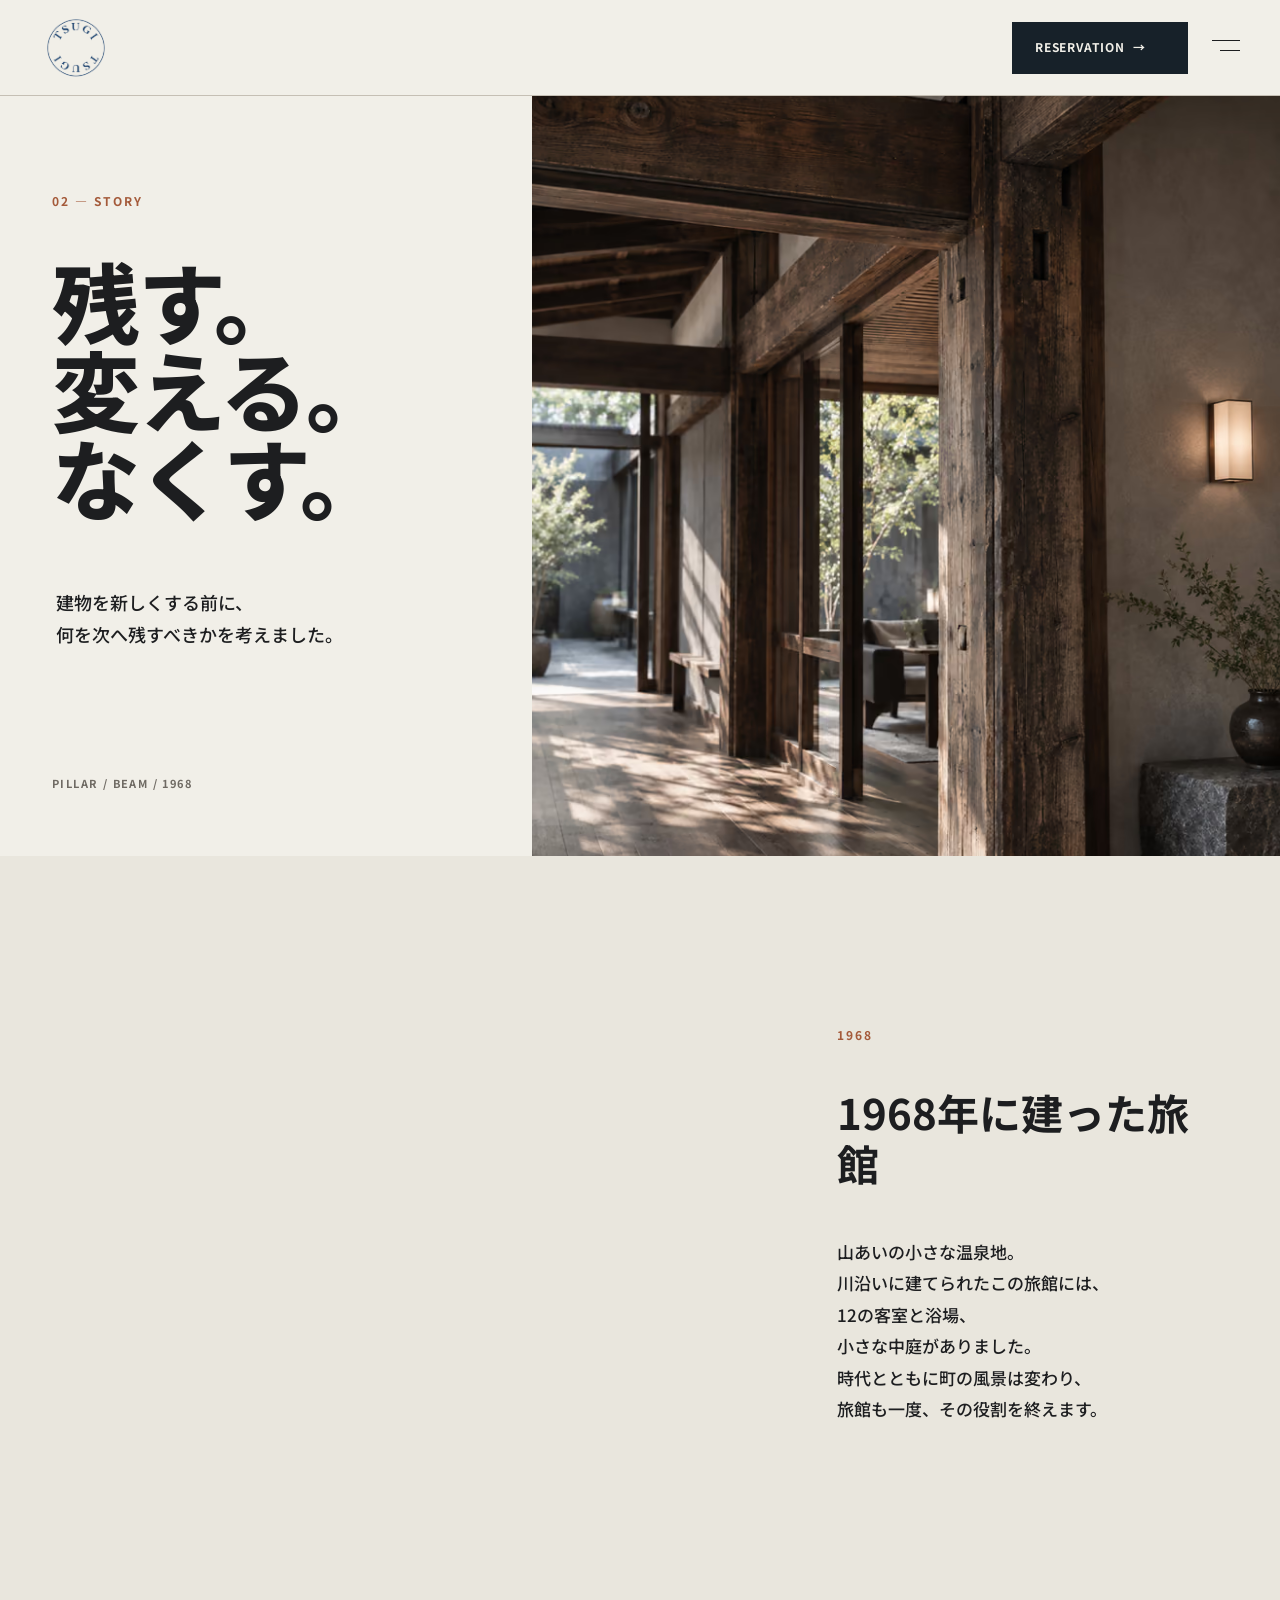
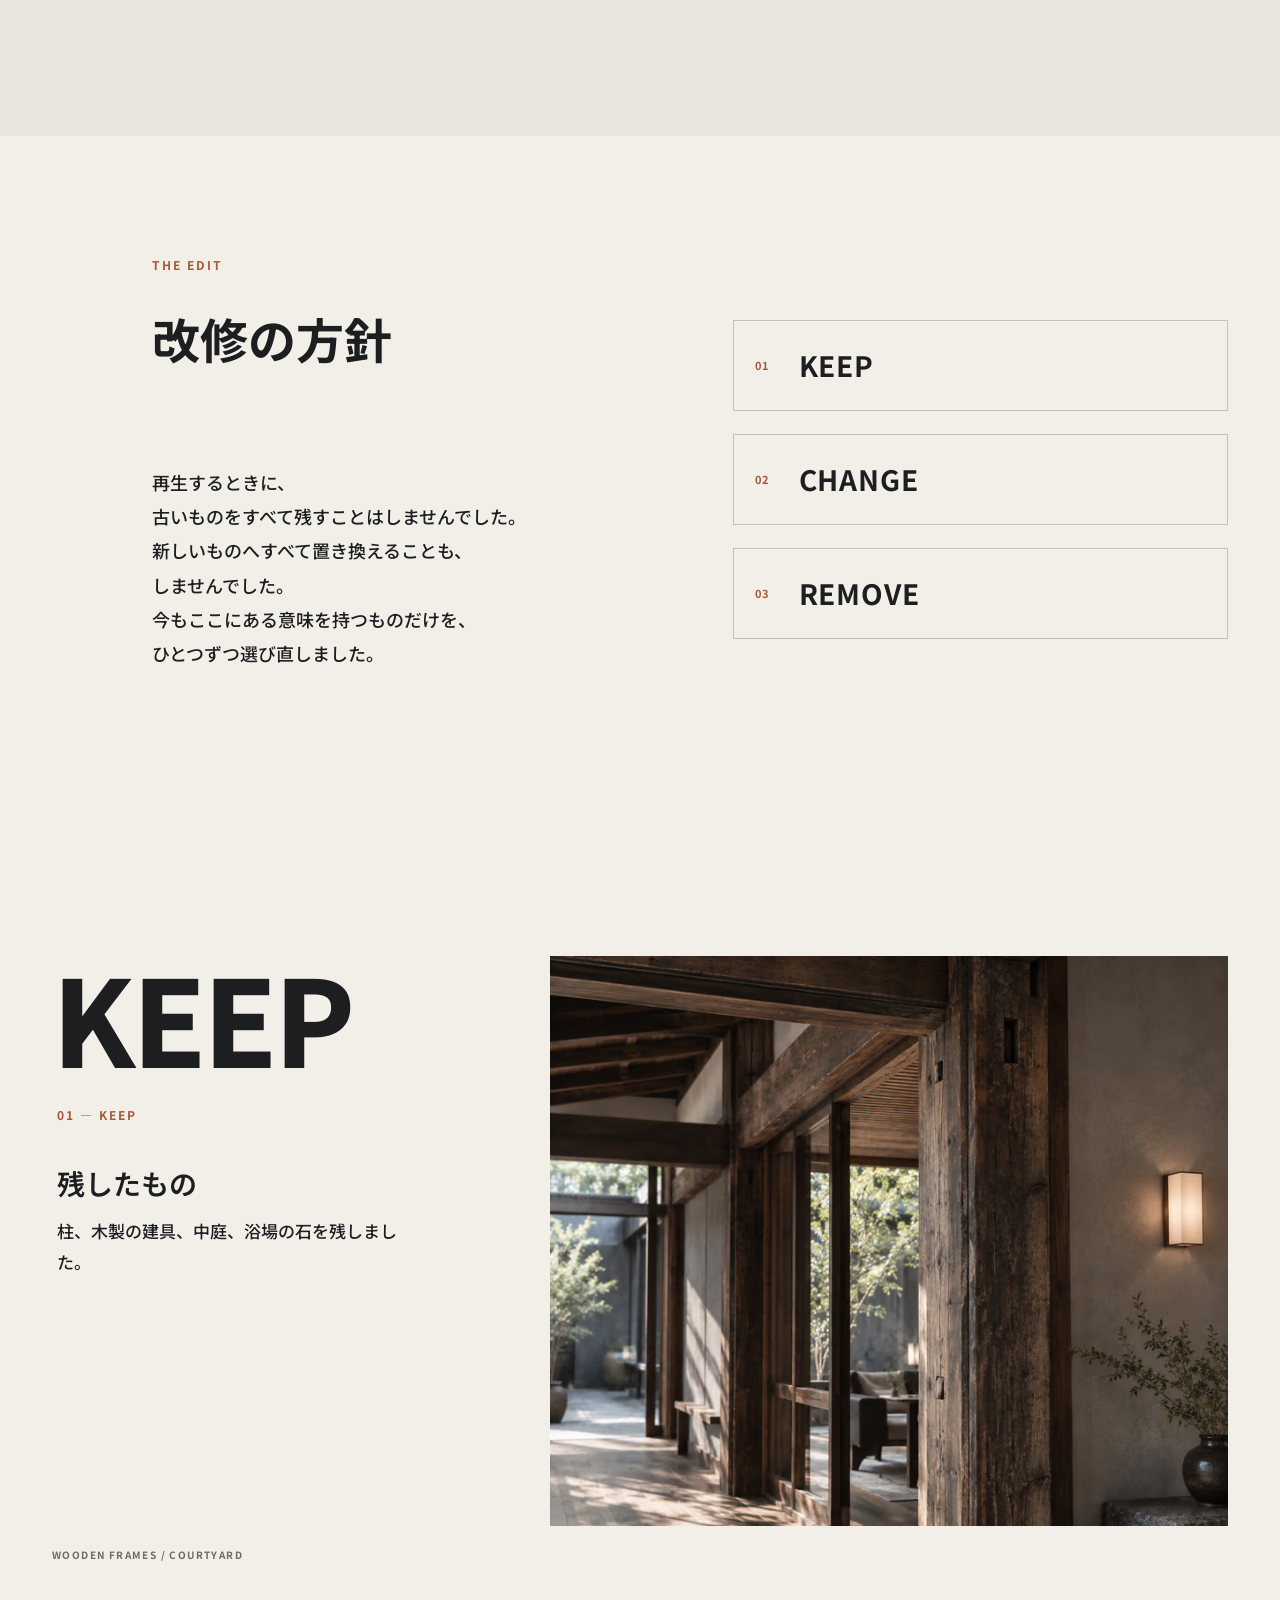
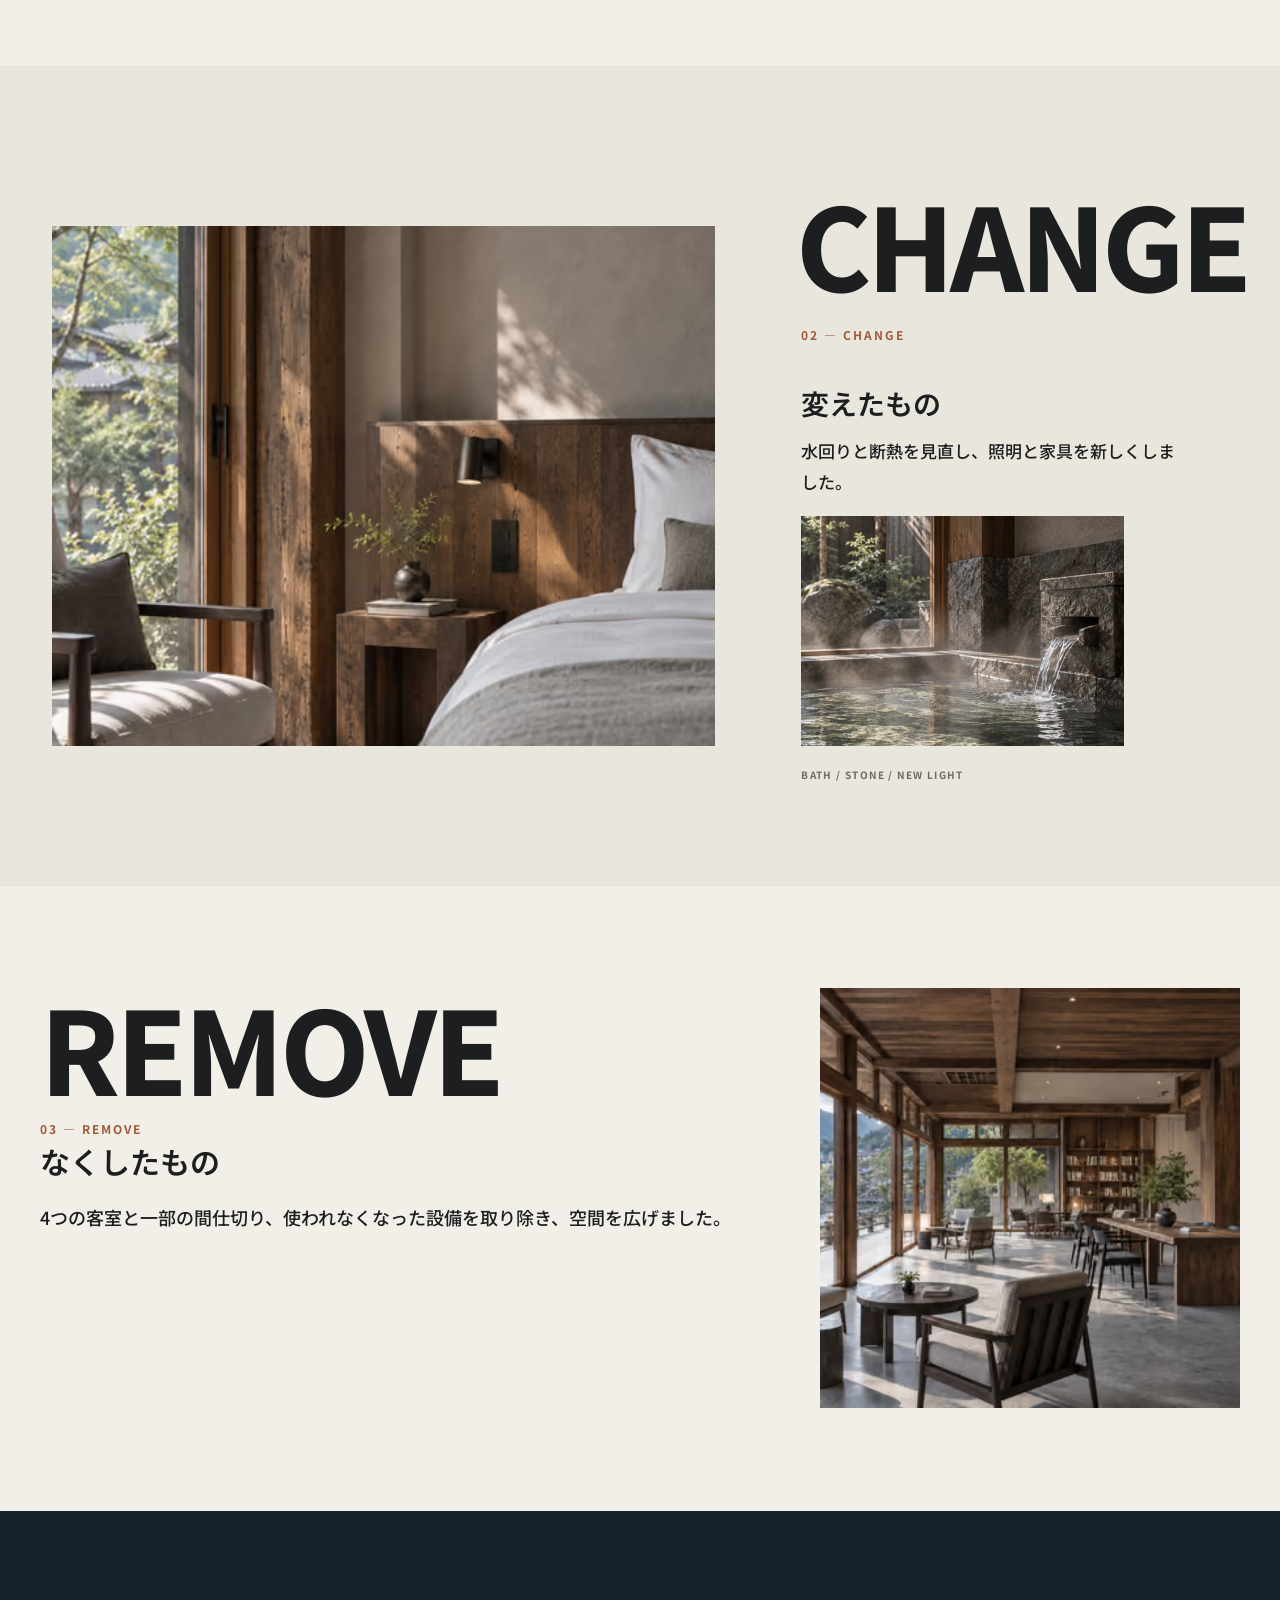
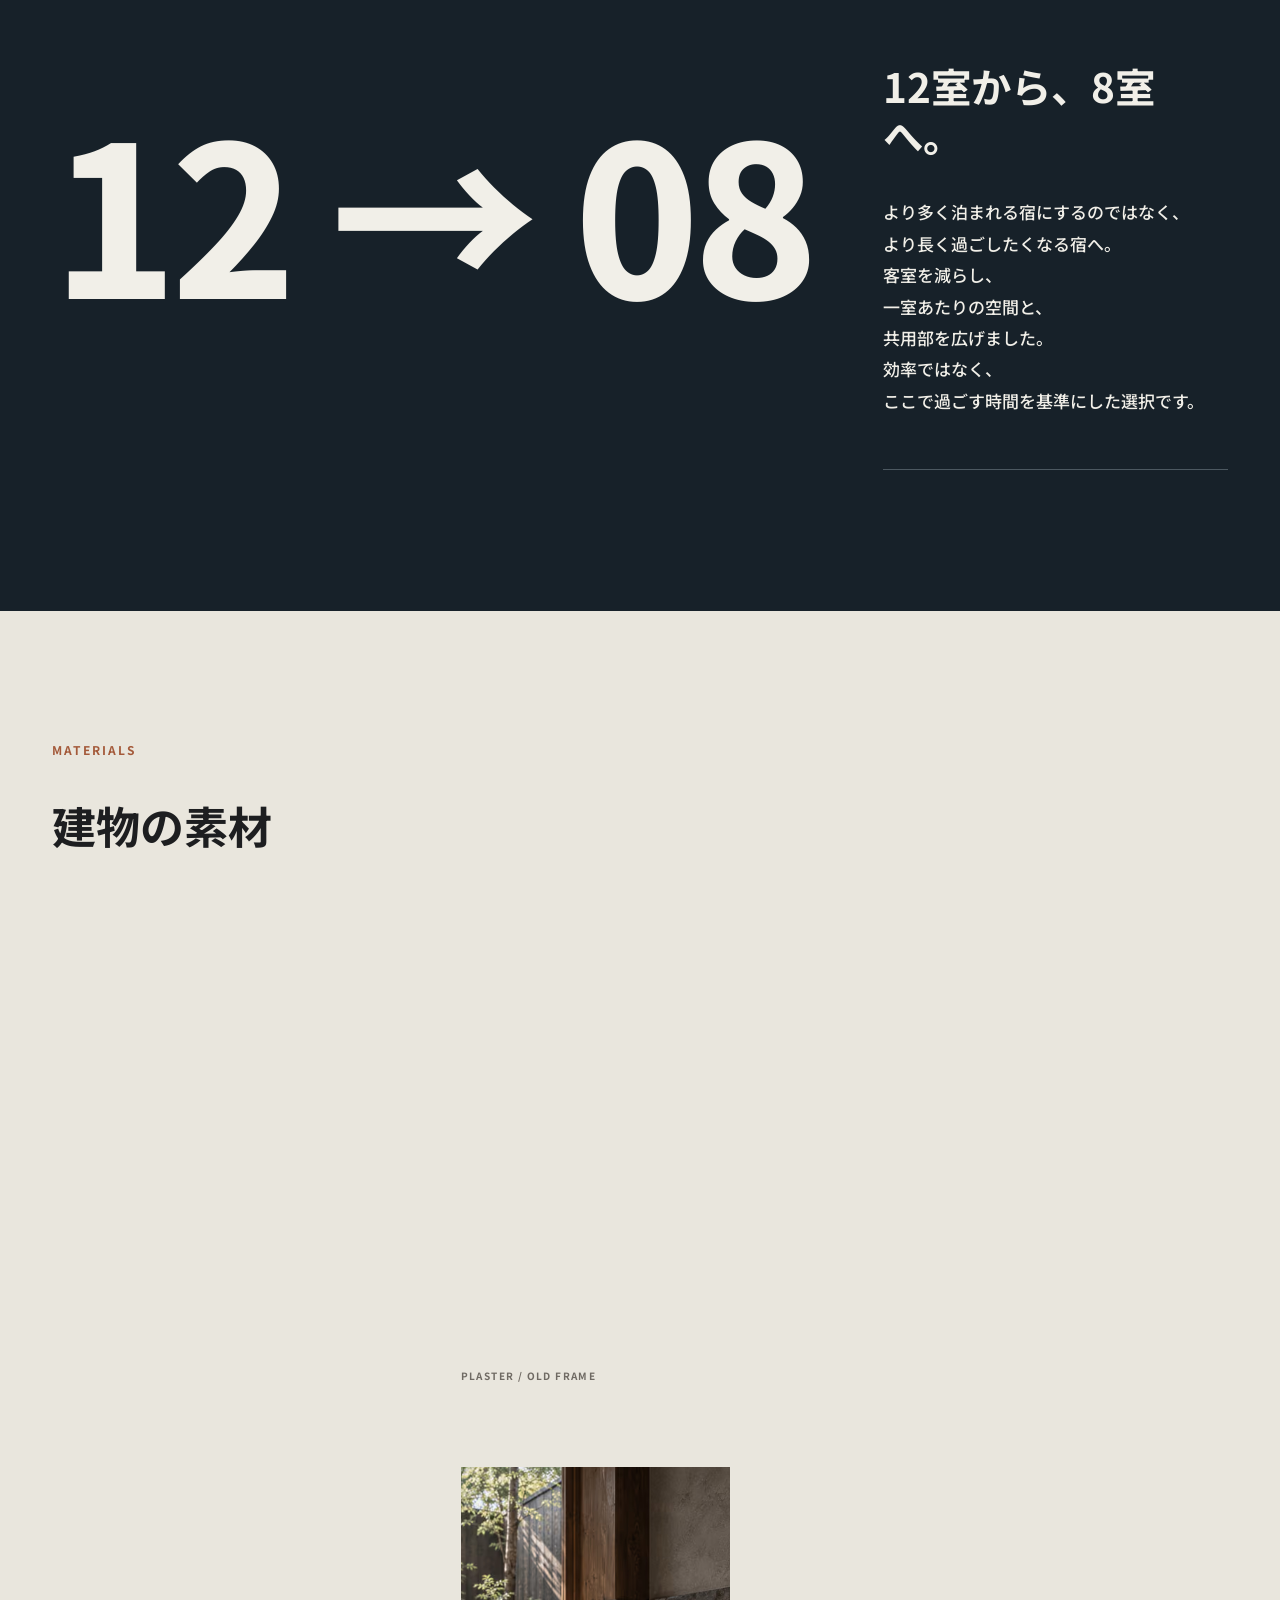
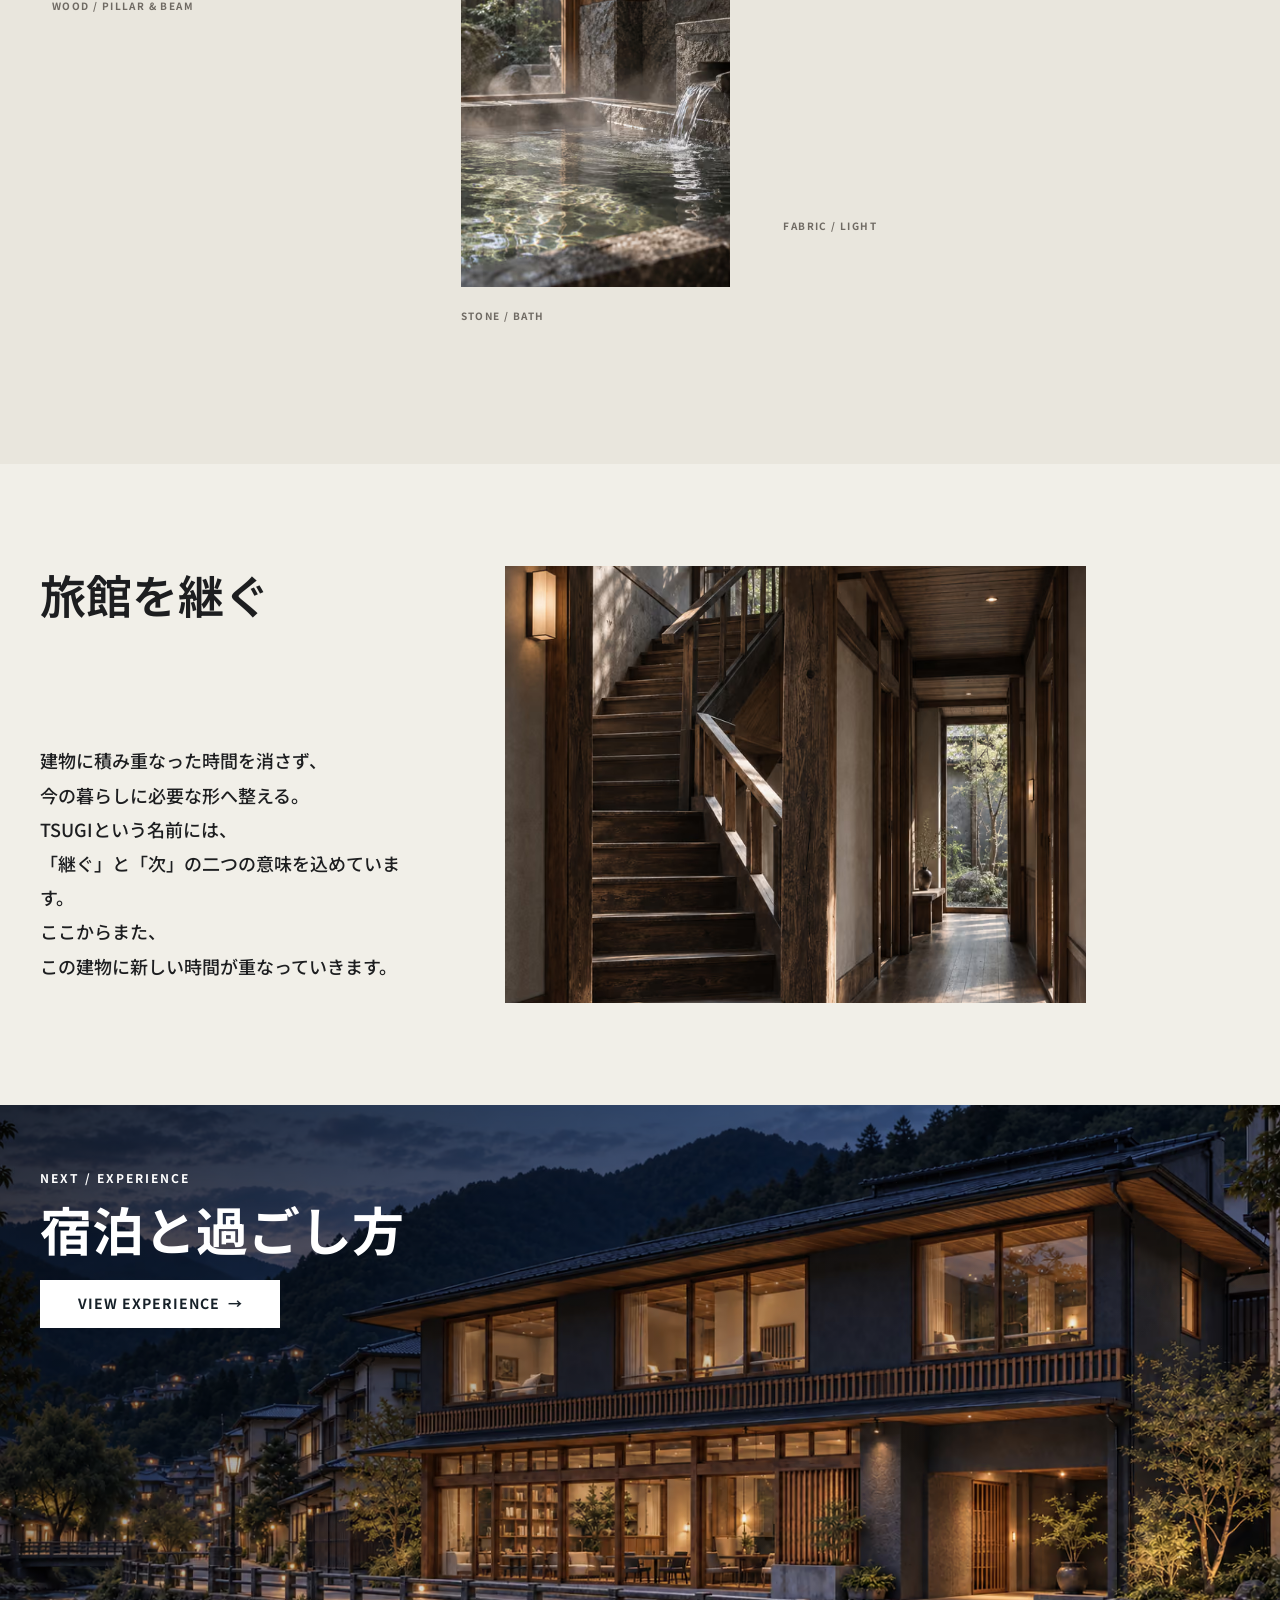
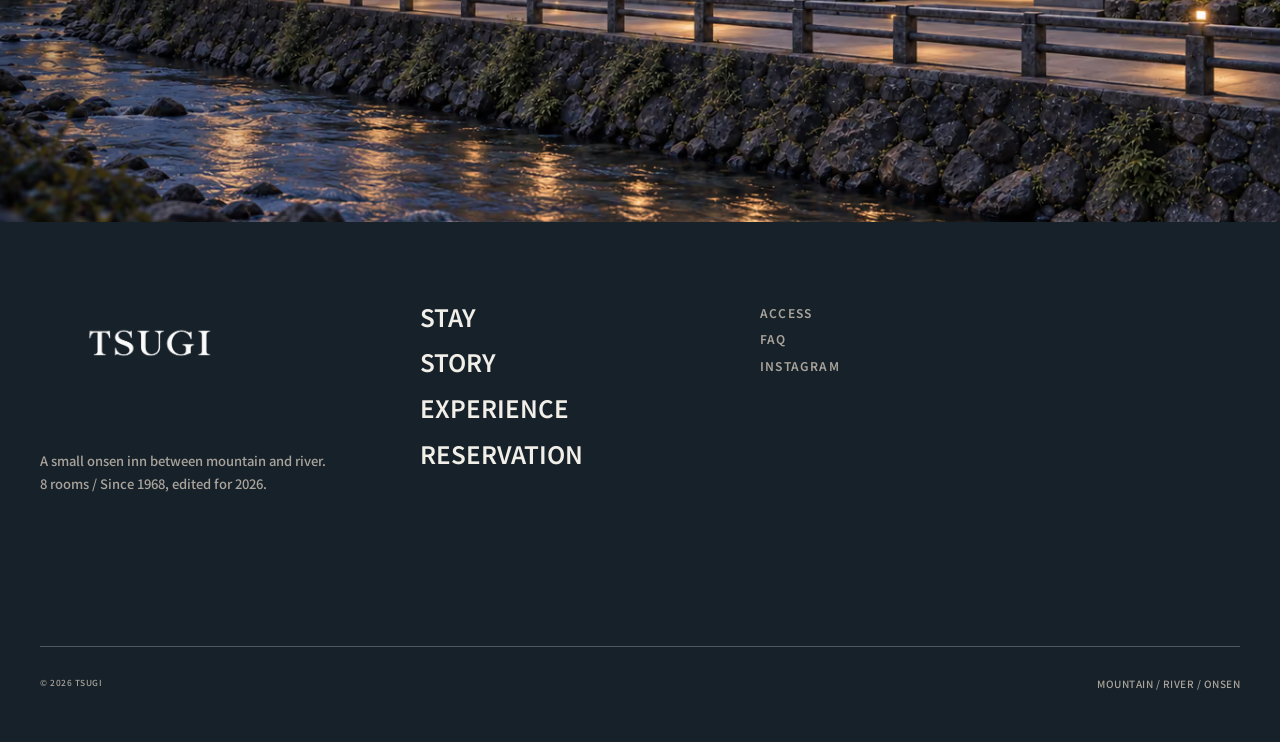
<file: story.html>
<!doctype html>
<html lang="ja">
  <head>
    <meta charset="utf-8">
    <meta name="viewport" content="width=device-width, initial-scale=1">
    <title>STORY｜TSUGI</title>
    <meta name="description" content="1968年に建てられた旅館から、残すもの、変えるもの、なくすものを選び、12室を8室へ。TSUGIができるまでの考え方と建物の記憶をご紹介します。">
    <meta property="og:site_name" content="TSUGI">
    <meta property="og:type" content="website">
    <meta property="og:locale" content="ja_JP">
    <meta property="og:title" content="STORY｜TSUGI">
    <meta property="og:description" content="1968年に建てられた旅館から、残すもの、変えるもの、なくすものを選び、12室を8室へ。TSUGIができるまでの考え方と建物の記憶をご紹介します。">
    <meta name="twitter:card" content="summary_large_image">
    <meta name="twitter:title" content="STORY｜TSUGI">
    <meta name="twitter:description" content="1968年に建てられた旅館から、残すもの、変えるもの、なくすものを選び、12室を8室へ。TSUGIができるまでの考え方と建物の記憶をご紹介します。">
    <link rel="canonical" href="https://coconattsu0723.github.io/tsugi-onsen-hotel/story.html">
    <meta property="og:url" content="https://coconattsu0723.github.io/tsugi-onsen-hotel/story.html">
    <meta property="og:image" content="https://coconattsu0723.github.io/tsugi-onsen-hotel/assets/images/og/tsugi_ogp_1200x630.png">
    <meta property="og:image:width" content="1200">
    <meta property="og:image:height" content="630">
    <meta property="og:image:alt" content="TSUGI 山と川のあいだにある温泉宿">
    <meta name="twitter:image" content="https://coconattsu0723.github.io/tsugi-onsen-hotel/assets/images/og/tsugi_ogp_1200x630.png">
    <meta name="twitter:image:alt" content="TSUGI 山と川のあいだにある温泉宿">
    <link rel="icon" href="assets/favicons/favicon.ico" sizes="any">
    <link rel="icon" type="image/png" sizes="32x32" href="assets/favicons/favicon-32x32.png">
    <link rel="icon" type="image/png" sizes="48x48" href="assets/favicons/favicon-48x48.png">
    <link rel="apple-touch-icon" sizes="180x180" href="assets/favicons/apple-touch-icon.png">
    <link rel="preconnect" href="https://fonts.googleapis.com">
    <link rel="preconnect" href="https://fonts.gstatic.com" crossorigin>
    <link href="https://fonts.googleapis.com/css2?family=Noto+Sans+JP:wght@400;500;600;700&amp;family=Noto+Serif+JP:wght@400;500;600&amp;display=swap" rel="stylesheet">
    <link rel="stylesheet" href="assets/css/foundation.css">
    <link rel="stylesheet" href="assets/css/layout.css">
    <link rel="stylesheet" href="assets/css/components.css">
    <link rel="stylesheet" href="assets/css/pages.css?v=c186d79">
    <script src="assets/js/main.js" defer></script>
  </head>
  <body class="site-shell page-story">
    <a class="skip-link" href="#main-content">本文へ移動</a>
    <header class="site-header">
      <div class="site-header__inner container">
        <a class="site-header__logo" href="index.html" aria-label="TSUGI ホーム"><img src="assets/logos/tsugi_circle_logo.png" alt="" width="1254" height="1254"></a>
        <div class="site-header__actions">
          <nav class="site-header__nav" aria-label="グローバルナビゲーション"><ul class="site-header__nav-list">
            <li><a class="site-header__nav-link" href="index.html">HOME</a></li><li><a class="site-header__nav-link" href="stay.html">STAY</a></li><li><a class="site-header__nav-link" href="story.html" aria-current="page">STORY</a></li><li><a class="site-header__nav-link" href="experience.html">EXPERIENCE</a></li>
          </ul></nav>
          <a class="button button--primary site-header__reservation" href="reservation.html"><span>RESERVATION</span><span class="site-header__reservation-arrow" aria-hidden="true">→</span></a>
          <button class="menu-toggle" type="button" aria-expanded="false" aria-controls="site-menu" aria-label="メニューを開く" data-menu-button><span class="menu-toggle__icon" aria-hidden="true"><span></span><span></span></span></button>
        </div>
      </div>
    </header>

    <div class="menu-overlay" id="site-menu" aria-hidden="true" data-site-menu hidden>
      <div class="menu-overlay__inner container">
        <div class="menu-overlay__top"><a class="menu-overlay__logo" href="index.html" aria-label="TSUGI ホーム"><img src="assets/logos/tsugi_circle_logo_white.png" alt="" width="1254" height="1254"></a><button class="menu-overlay__close" type="button" aria-label="メニューを閉じる" data-menu-close></button></div>
        <nav class="menu-overlay__navigation" aria-label="メニュー"><ul class="menu-overlay__main-list">
          <li><a class="menu-overlay__main-link" href="index.html">HOME</a></li><li><a class="menu-overlay__main-link" href="stay.html">STAY</a></li><li><a class="menu-overlay__main-link" href="story.html" aria-current="page">STORY</a></li><li><a class="menu-overlay__main-link" href="experience.html">EXPERIENCE</a></li><li><a class="menu-overlay__main-link" href="reservation.html">RESERVATION</a></li>
        </ul></nav>
        <div class="menu-overlay__footer"><ul class="menu-overlay__utility" aria-label="補助メニュー"><li><a href="experience.html#access">ACCESS</a></li><li><a href="stay.html#faq">FAQ</a></li><li><span>INSTAGRAM</span></li></ul><div class="menu-overlay__brand-note"><strong>TSUGI</strong><span>A small onsen inn in between mountain and river.</span></div></div>
      </div>
    </div>

    <main class="site-main" id="main-content" tabindex="-1">
      <section class="story-hero" aria-labelledby="story-title">
        <p class="section-label">02 — STORY</p>
        <h1 class="story-hero__title" id="story-title">残す。<br>変える。<br>なくす。</h1>
        <p class="story-hero__intro">建物を新しくする前に、<br>何を次へ残すべきかを考えました。</p>
        <figure class="story-hero__image">
          <picture class="responsive-picture">
            <source type="image/avif" srcset="assets/images/optimized/story/14_pillar_beam-480w.avif 480w, assets/images/optimized/story/14_pillar_beam-768w.avif 768w, assets/images/optimized/story/14_pillar_beam-1122w.avif 1122w" sizes="(min-width: 1024px) 58.333vw, 100vw">
            <source type="image/webp" srcset="assets/images/optimized/story/14_pillar_beam-480w.webp 480w, assets/images/optimized/story/14_pillar_beam-768w.webp 768w, assets/images/optimized/story/14_pillar_beam-1122w.webp 1122w" sizes="(min-width: 1024px) 58.333vw, 100vw">
            <img src="assets/images/story/14_pillar_beam.png" alt="受け継がれた木の柱と梁" width="1122" height="1402" loading="eager" fetchpriority="high">
          </picture>
          <figcaption class="story-hero__caption story-tablet-only">PILLAR / BEAM / 1968</figcaption>
        </figure>
      </section>

      <section class="story-origin" aria-labelledby="story-origin-title">
        <p class="section-label">1968</p>
        <h2 class="story-origin__title" id="story-origin-title">1968年に建った旅館</h2>
        <p class="story-origin__copy">山あいの小さな温泉地。<br>川沿いに建てられたこの旅館には、<br>12の客室と浴場、<br>小さな中庭がありました。<br>時代とともに町の風景は変わり、<br>旅館も一度、<br>その役割を終えます。</p>
        <figure class="story-origin__image">
          <picture class="responsive-picture">
            <source type="image/avif" srcset="assets/images/optimized/exterior/02_front_facade-480w.avif 480w, assets/images/optimized/exterior/02_front_facade-768w.avif 768w, assets/images/optimized/exterior/02_front_facade-1024w.avif 1024w, assets/images/optimized/exterior/02_front_facade-1536w.avif 1536w" sizes="(min-width: 1024px) 53vw, (min-width: 768px) calc(100vw - 64px), calc(100vw - 40px)">
            <source type="image/webp" srcset="assets/images/optimized/exterior/02_front_facade-480w.webp 480w, assets/images/optimized/exterior/02_front_facade-768w.webp 768w, assets/images/optimized/exterior/02_front_facade-1024w.webp 1024w, assets/images/optimized/exterior/02_front_facade-1536w.webp 1536w" sizes="(min-width: 1024px) 53vw, (min-width: 768px) calc(100vw - 64px), calc(100vw - 40px)">
            <img src="assets/images/exterior/02_front_facade.png" alt="川沿いに建つTSUGIの正面外観" width="1536" height="1024" loading="lazy" decoding="async">
          </picture>
        </figure>
        <a class="story-text-link story-origin__link" href="#the-edit">THE EDIT&nbsp; →</a>
      </section>

      <section class="story-edit" id="the-edit" aria-labelledby="story-edit-title">
        <p class="section-label">THE EDIT</p>
        <h2 class="story-edit__title" id="story-edit-title">改修の方針</h2>
        <p class="story-edit__copy">再生するときに、<br>古いものをすべて残すことはしませんでした。<br>新しいものへすべて置き換えることも、<br>しませんでした。<br>今もここにある意味を持つものだけを、<br>ひとつずつ選び直しました。</p>
        <ol class="story-edit__index story-tablet-only" aria-label="編集方針">
          <li><span>01</span><strong>KEEP</strong></li>
          <li><span>02</span><strong>CHANGE</strong></li>
          <li><span>03</span><strong>REMOVE</strong></li>
        </ol>
        <span class="story-edit__rule" aria-hidden="true"></span>
      </section>

      <section class="story-keep" aria-labelledby="story-keep-title">
        <p class="story-choice__graphic story-tablet-only" aria-hidden="true">KEEP</p>
        <p class="section-label">01 — KEEP</p>
        <h2 class="story-choice__title" id="story-keep-title">残したもの</h2>
        <p class="story-choice__copy">柱、木製の建具、中庭、浴場の石を残しました。</p>
        <figure class="story-keep__image story-keep__image--main">
          <picture class="responsive-picture">
            <source type="image/avif" srcset="assets/images/optimized/story/14_pillar_beam-480w.avif 480w, assets/images/optimized/story/14_pillar_beam-768w.avif 768w, assets/images/optimized/story/14_pillar_beam-1122w.avif 1122w" sizes="(min-width: 1024px) 53vw, (min-width: 768px) calc(100vw - 64px), 280px">
            <source type="image/webp" srcset="assets/images/optimized/story/14_pillar_beam-480w.webp 480w, assets/images/optimized/story/14_pillar_beam-768w.webp 768w, assets/images/optimized/story/14_pillar_beam-1122w.webp 1122w" sizes="(min-width: 1024px) 53vw, (min-width: 768px) calc(100vw - 64px), 280px">
            <img src="assets/images/story/14_pillar_beam.png" alt="残された木の柱と梁" width="1122" height="1402" loading="lazy" decoding="async">
          </picture>
        </figure>
        <div class="story-choice__detail-row">
          <figure class="story-keep__image story-keep__image--detail">
            <picture class="responsive-picture">
              <source type="image/avif" srcset="assets/images/optimized/story/15_wooden_frames_courtyard-480w.avif 480w, assets/images/optimized/story/15_wooden_frames_courtyard-768w.avif 768w, assets/images/optimized/story/15_wooden_frames_courtyard-1122w.avif 1122w" sizes="(min-width: 1024px) 30vw, (min-width: 768px) 284px, 220px">
              <source type="image/webp" srcset="assets/images/optimized/story/15_wooden_frames_courtyard-480w.webp 480w, assets/images/optimized/story/15_wooden_frames_courtyard-768w.webp 768w, assets/images/optimized/story/15_wooden_frames_courtyard-1122w.webp 1122w" sizes="(min-width: 1024px) 30vw, (min-width: 768px) 284px, 220px">
              <img src="assets/images/story/15_wooden_frames_courtyard.png" alt="中庭に面した木製の建具" width="1122" height="1402" loading="lazy" decoding="async">
            </picture>
          </figure>
          <p class="story-choice__caption story-tablet-only">WOODEN FRAMES / COURTYARD</p>
        </div>
      </section>

      <section class="story-change" aria-labelledby="story-change-title">
        <p class="story-choice__graphic story-tablet-only" aria-hidden="true">CHANGE</p>
        <p class="section-label">02 — CHANGE</p>
        <h2 class="story-choice__title" id="story-change-title">変えたもの</h2>
        <p class="story-choice__copy">水回りと断熱を見直し、照明と家具を新しくしました。</p>
        <figure class="story-change__image story-change__image--main">
          <picture class="responsive-picture">
            <source type="image/avif" srcset="assets/images/optimized/rooms/09_room_detail-480w.avif 480w, assets/images/optimized/rooms/09_room_detail-768w.avif 768w, assets/images/optimized/rooms/09_room_detail-1122w.avif 1122w" sizes="(min-width: 1024px) 52vw, (min-width: 768px) calc(100vw - 64px), calc(100vw - 40px)">
            <source type="image/webp" srcset="assets/images/optimized/rooms/09_room_detail-480w.webp 480w, assets/images/optimized/rooms/09_room_detail-768w.webp 768w, assets/images/optimized/rooms/09_room_detail-1122w.webp 1122w" sizes="(min-width: 1024px) 52vw, (min-width: 768px) calc(100vw - 64px), calc(100vw - 40px)">
            <img src="assets/images/rooms/09_room_detail.png" alt="新しく整えた客室の家具と照明" width="1122" height="1402" loading="lazy" decoding="async">
          </picture>
        </figure>
        <div class="story-choice__detail-row">
          <figure class="story-change__image story-change__image--detail">
            <picture class="responsive-picture">
              <source type="image/avif" srcset="assets/images/optimized/bath/11_bath_detail-480w.avif 480w, assets/images/optimized/bath/11_bath_detail-768w.avif 768w, assets/images/optimized/bath/11_bath_detail-1122w.avif 1122w" sizes="(min-width: 1024px) 25vw, (min-width: 768px) 284px, 220px">
              <source type="image/webp" srcset="assets/images/optimized/bath/11_bath_detail-480w.webp 480w, assets/images/optimized/bath/11_bath_detail-768w.webp 768w, assets/images/optimized/bath/11_bath_detail-1122w.webp 1122w" sizes="(min-width: 1024px) 25vw, (min-width: 768px) 284px, 220px">
              <img src="assets/images/bath/11_bath_detail.png" alt="新しく整えた浴場の水回り" width="1122" height="1402" loading="lazy" decoding="async">
            </picture>
          </figure>
          <p class="story-choice__caption story-tablet-only">BATH / STONE / NEW LIGHT</p>
        </div>
      </section>

      <section class="story-remove" aria-labelledby="story-remove-title">
        <div class="story-remove__columns">
          <div>
          <p class="story-choice__graphic story-tablet-only" aria-hidden="true">REMOVE</p>
          <p class="section-label">03 — REMOVE</p>
            <h2 class="story-remove__title" id="story-remove-title">なくしたもの</h2>
            <p class="story-choice__copy">4つの客室と一部の間仕切り、使われなくなった設備を取り除き、空間を広げました。</p>
          </div>
          <figure class="story-remove__image">
            <picture class="responsive-picture">
          <source type="image/avif" srcset="assets/images/optimized/lounge/04_lounge_main-480w.avif 480w, assets/images/optimized/lounge/04_lounge_main-768w.avif 768w, assets/images/optimized/lounge/04_lounge_main-1024w.avif 1024w, assets/images/optimized/lounge/04_lounge_main-1536w.avif 1536w" sizes="(min-width: 1024px) min(34vw, 420px), (min-width: 768px) 38vw, calc(100vw - 40px)">
          <source type="image/webp" srcset="assets/images/optimized/lounge/04_lounge_main-480w.webp 480w, assets/images/optimized/lounge/04_lounge_main-768w.webp 768w, assets/images/optimized/lounge/04_lounge_main-1024w.webp 1024w, assets/images/optimized/lounge/04_lounge_main-1536w.webp 1536w" sizes="(min-width: 1024px) min(34vw, 420px), (min-width: 768px) 38vw, calc(100vw - 40px)">
          <img src="assets/images/lounge/04_lounge_main.png" alt="川に面した大きなテーブルのあるラウンジ" width="1536" height="1024" loading="lazy" decoding="async">
        </picture>
          </figure>
        </div>
      </section>

      <section class="story-reduction" aria-labelledby="story-reduction-title">
        <p class="story-reduction__graphic" aria-hidden="true">12 →<br><span class="story-reduction__tablet-space"> </span>08</p>
        <h2 class="story-reduction__title" id="story-reduction-title">12室から、8室へ。</h2>
        <p class="story-reduction__copy">より多く泊まれる宿にするのではなく、<br>より長く過ごしたくなる宿へ。<br>客室を減らし、<br>一室あたりの空間と、<br>共用部を広げました。<br>効率ではなく、<br>ここで過ごす時間を基準にした選択です。</p>
        <span class="story-reduction__rule story-tablet-only" aria-hidden="true"></span>
      </section>

      <section class="story-materials" aria-labelledby="story-materials-title">
        <p class="section-label">MATERIALS</p>
        <h2 class="story-materials__title" id="story-materials-title">建物の素材</h2>
        <div class="story-materials__composition">
          <figure class="story-materials__item story-materials__item--wood">
            <picture class="responsive-picture">
              <source type="image/avif" srcset="assets/images/optimized/story/14_pillar_beam-480w.avif 480w, assets/images/optimized/story/14_pillar_beam-768w.avif 768w, assets/images/optimized/story/14_pillar_beam-1122w.avif 1122w" sizes="(min-width: 1024px) 27vw, (min-width: 768px) 204px, 260px">
              <source type="image/webp" srcset="assets/images/optimized/story/14_pillar_beam-480w.webp 480w, assets/images/optimized/story/14_pillar_beam-768w.webp 768w, assets/images/optimized/story/14_pillar_beam-1122w.webp 1122w" sizes="(min-width: 1024px) 27vw, (min-width: 768px) 204px, 260px">
              <img src="assets/images/story/14_pillar_beam.png" alt="古い木の柱と梁" width="1122" height="1402" loading="lazy" decoding="async">
            </picture>
            <figcaption>WOOD / PILLAR &amp; BEAM</figcaption>
          </figure>
          <figure class="story-materials__item story-materials__item--frames">
            <picture class="responsive-picture">
              <source type="image/avif" srcset="assets/images/optimized/story/15_wooden_frames_courtyard-480w.avif 480w, assets/images/optimized/story/15_wooden_frames_courtyard-768w.avif 768w, assets/images/optimized/story/15_wooden_frames_courtyard-1122w.avif 1122w" sizes="(min-width: 1024px) 60vw, (min-width: 768px) 459px, 220px">
              <source type="image/webp" srcset="assets/images/optimized/story/15_wooden_frames_courtyard-480w.webp 480w, assets/images/optimized/story/15_wooden_frames_courtyard-768w.webp 768w, assets/images/optimized/story/15_wooden_frames_courtyard-1122w.webp 1122w" sizes="(min-width: 1024px) 60vw, (min-width: 768px) 459px, 220px">
              <img src="assets/images/story/15_wooden_frames_courtyard.png" alt="漆喰壁と古い木製建具" width="1122" height="1402" loading="lazy" decoding="async">
            </picture>
            <figcaption>PLASTER / OLD FRAME</figcaption>
          </figure>
          <figure class="story-materials__item story-materials__item--stone">
            <picture class="responsive-picture">
              <source type="image/avif" srcset="assets/images/optimized/bath/11_bath_detail-480w.avif 480w, assets/images/optimized/bath/11_bath_detail-768w.avif 768w, assets/images/optimized/bath/11_bath_detail-1122w.avif 1122w" sizes="(min-width: 1024px) 22vw, (min-width: 768px) 161px, 220px">
              <source type="image/webp" srcset="assets/images/optimized/bath/11_bath_detail-480w.webp 480w, assets/images/optimized/bath/11_bath_detail-768w.webp 768w, assets/images/optimized/bath/11_bath_detail-1122w.webp 1122w" sizes="(min-width: 1024px) 22vw, (min-width: 768px) 161px, 220px">
              <img src="assets/images/bath/11_bath_detail.png" alt="浴場に残した石の質感" width="1122" height="1402" loading="lazy" decoding="async">
            </picture>
            <figcaption>STONE / BATH</figcaption>
          </figure>
          <figure class="story-materials__item story-materials__item--fabric">
            <picture class="responsive-picture">
              <source type="image/avif" srcset="assets/images/optimized/rooms/09_room_detail-480w.avif 480w, assets/images/optimized/rooms/09_room_detail-768w.avif 768w, assets/images/optimized/rooms/09_room_detail-1122w.avif 1122w" sizes="(min-width: 1024px) 35vw, (min-width: 768px) 266px, 220px">
              <source type="image/webp" srcset="assets/images/optimized/rooms/09_room_detail-480w.webp 480w, assets/images/optimized/rooms/09_room_detail-768w.webp 768w, assets/images/optimized/rooms/09_room_detail-1122w.webp 1122w" sizes="(min-width: 1024px) 35vw, (min-width: 768px) 266px, 220px">
              <img src="assets/images/rooms/09_room_detail.png" alt="客室の布地と光" width="1122" height="1402" loading="lazy" decoding="async">
            </picture>
            <figcaption>FABRIC / LIGHT</figcaption>
          </figure>
        </div>
      </section>

      <section class="story-next" aria-labelledby="story-next-title">
        <p class="section-label">NEXT, NOT NEW.</p>
        <h2 class="story-next__title" id="story-next-title">旅館を継ぐ</h2>
        <p class="story-next__copy">建物に積み重なった時間を消さず、<br>今の暮らしに必要な形へ整える。<br>TSUGIという名前には、<br>「継ぐ」と「次」の二つの意味を込めています。<br>ここからまた、<br>この建物に新しい時間が重なっていきます。</p>
        <figure class="story-next__image">
          <picture class="responsive-picture">
            <source type="image/avif" srcset="assets/images/optimized/story/16_corridor_stair-480w.avif 480w, assets/images/optimized/story/16_corridor_stair-768w.avif 768w, assets/images/optimized/story/16_corridor_stair-1122w.avif 1122w" sizes="(min-width: 1024px) 44vw, (min-width: 768px) calc(100vw - 64px), calc(100vw - 40px)">
            <source type="image/webp" srcset="assets/images/optimized/story/16_corridor_stair-480w.webp 480w, assets/images/optimized/story/16_corridor_stair-768w.webp 768w, assets/images/optimized/story/16_corridor_stair-1122w.webp 1122w" sizes="(min-width: 1024px) 44vw, (min-width: 768px) calc(100vw - 64px), calc(100vw - 40px)">
            <img src="assets/images/story/16_corridor_stair.png" alt="木の階段と廊下に差し込む光" width="1122" height="1402" loading="lazy" decoding="async">
          </picture>
        </figure>
        <a class="button button--secondary story-next__button" href="stay.html">SEE HOW TO STAY&nbsp; →</a>
      </section>

      <section class="reservation-banner" aria-labelledby="story-experience-title">
        <picture class="responsive-picture">
          <source type="image/avif" srcset="assets/images/optimized/exterior/24_night_exterior-480w.avif 480w, assets/images/optimized/exterior/24_night_exterior-768w.avif 768w, assets/images/optimized/exterior/24_night_exterior-1024w.avif 1024w, assets/images/optimized/exterior/24_night_exterior-1366w.avif 1366w, assets/images/optimized/exterior/24_night_exterior-1536w.avif 1536w" sizes="100vw">
          <source type="image/webp" srcset="assets/images/optimized/exterior/24_night_exterior-480w.webp 480w, assets/images/optimized/exterior/24_night_exterior-768w.webp 768w, assets/images/optimized/exterior/24_night_exterior-1024w.webp 1024w, assets/images/optimized/exterior/24_night_exterior-1366w.webp 1366w, assets/images/optimized/exterior/24_night_exterior-1536w.webp 1536w" sizes="100vw">
          <img class="reservation-banner__image" src="assets/images/exterior/24_night_exterior.png" alt="夜のTSUGI外観" width="1536" height="1024" loading="lazy" decoding="async">
        </picture>
        <div class="reservation-banner__content">
          <p class="reservation-banner__label" lang="en">NEXT / EXPERIENCE</p>
          <h2 class="reservation-banner__title" id="story-experience-title">宿泊と過ごし方</h2>
          <a class="button button--primary reservation-banner__button" href="experience.html">VIEW EXPERIENCE&nbsp; →</a>
        </div>
      </section>
    </main>

    <footer class="site-footer" id="site-footer"><div class="container">
      <div class="site-footer__grid">
        <div class="site-footer__brand"><a class="site-footer__logo" href="index.html" aria-label="TSUGI ホーム"><img src="assets/logos/tsugi_wordmark_white.png" alt="" width="1448" height="1086"></a><p class="site-footer__description"><span class="site-footer__description-brand">TSUGI<br></span>A small onsen inn between mountain and river.<br>8 rooms / Since 1968, edited for 2026.</p></div>
        <nav class="site-footer__main" aria-label="フッターナビゲーション"><ul class="site-footer__main-list"><li><a href="stay.html">STAY</a></li><li><a href="story.html" aria-current="page">STORY</a></li><li><a href="experience.html">EXPERIENCE</a></li><li><a href="reservation.html">RESERVATION</a></li></ul></nav>
        <nav class="site-footer__utility" aria-label="補助ナビゲーション"><ul class="site-footer__utility-list"><li><a href="experience.html#access">ACCESS</a></li><li><a href="stay.html#faq">FAQ</a></li><li><span class="site-footer__utility-text">INSTAGRAM</span></li></ul></nav>
      </div>
      <div class="site-footer__bottom"><small>© 2026 TSUGI</small><span class="site-footer__location">MOUNTAIN / RIVER / ONSEN</span></div>
    </div></footer>
  </body>
</html>
</file>
<file: assets/css/layout.css>
@layer layout;

@layer layout {
  .site-shell {
    display: flex;
    min-height: 100vh;
    flex-direction: column;
  }

  .site-main {
    flex: 1;
  }

  .container {
    width: min(calc(100% - (var(--page-gutter) * 2)), var(--container-max));
    margin-inline: auto;
  }

  .section {
    padding-block: var(--section-space);
  }

  .grid {
    display: grid;
    grid-template-columns: repeat(4, minmax(0, 1fr));
    gap: 12px;
  }

  @media (min-width: 768px) {
    .grid {
      grid-template-columns: repeat(12, minmax(0, 1fr));
      gap: 16px;
    }
  }

  @media (min-width: 1366px) {
    .grid {
      gap: 22px;
    }
  }

  @media (min-width: 1440px) {
    .grid {
      gap: 24px;
    }
  }
}
</file>
<file: assets/css/components.css>
@layer components;

@layer components {
  .skip-link {
    position: fixed;
    z-index: 2000;
    top: 12px;
    left: 12px;
    padding: 10px 14px;
    color: var(--color-bone);
    background: var(--color-navy);
    font-size: 13px;
    font-weight: 700;
    letter-spacing: 0.04em;
    transform: translateY(-160%);
  }

  .skip-link:focus {
    transform: translateY(0);
  }

  .site-header {
    position: relative;
    z-index: 100;
    height: var(--header-height);
    border-bottom: 1px solid var(--color-line);
    background: var(--color-bone);
  }

  .site-header__inner {
    display: flex;
    width: auto;
    height: 100%;
    margin-inline: 0;
    padding-right: 20px;
    padding-left: 14px;
    align-items: center;
    justify-content: space-between;
  }

  .site-header__logo,
  .menu-overlay__logo {
    display: inline-flex;
    flex: 0 0 auto;
    align-items: center;
  }

  .site-header__logo {
    width: 56px;
    height: 56px;
  }

  .site-header__logo img,
  .menu-overlay__logo img,
  .site-footer__logo img {
    width: 100%;
    height: 100%;
    object-fit: contain;
  }

  .site-header__actions {
    display: flex;
    height: 100%;
    align-items: center;
    gap: 3px;
  }

  .site-header__nav {
    display: none;
  }

  .button {
    display: inline-flex;
    min-height: 44px;
    align-items: center;
    justify-content: center;
    border: 1px solid transparent;
    border-radius: 0;
    font-weight: 700;
    line-height: 1.2;
  }

  .button--primary {
    width: 240px;
    min-height: 60px;
    padding-inline: 28px;
    color: var(--color-bone);
    background: var(--color-navy);
    font-size: 14px;
    letter-spacing: 1px;
  }

  .button--secondary {
    width: 160px;
    min-height: 44px;
    padding-inline: 20px;
    border-color: var(--color-ink);
    color: var(--color-ink);
    background: transparent;
    font-size: 12px;
    letter-spacing: 0.5px;
  }

  /* TODO: replace reservation placeholders with links when the final reservation URL is available. */
  .reservation-placeholder {
    cursor: default;
    pointer-events: none;
  }

  .site-header__reservation {
    width: 112px;
    min-width: 112px;
    min-height: 44px;
    padding: 0;
    border-color: transparent;
    color: var(--color-ink);
    background: transparent;
    font-size: 11px;
    letter-spacing: 0.6px;
  }

  .site-header__reservation-arrow {
    display: none;
  }

  .button:hover,
  .button:focus-visible,
  .site-header__nav-link:hover,
  .site-header__nav-link:focus-visible,
  .site-footer a:hover,
  .site-footer a:focus-visible {
    color: var(--color-rust);
  }

  .button--primary:hover,
  .button--primary:focus-visible {
    color: var(--color-navy);
    border-color: var(--color-navy);
    background: var(--color-bone);
  }

  .site-header__reservation:hover,
  .site-header__reservation:focus-visible {
    color: var(--color-rust);
    border-color: transparent;
    background: transparent;
  }

  .menu-toggle {
    display: inline-flex;
    width: 44px;
    height: 44px;
    cursor: pointer;
    align-items: center;
    justify-content: flex-end;
  }

  .menu-toggle__icon {
    position: relative;
    display: block;
    width: 28px;
    height: 40px;
  }

  .menu-toggle__icon span {
    position: absolute;
    right: 0;
    display: block;
    width: 28px;
    height: 1px;
    background: var(--color-ink);
  }

  .menu-toggle__icon span:first-child {
    top: 12px;
  }

  .menu-toggle__icon span:nth-child(2) {
    top: 22px;
    width: 20px;
  }

  .menu-overlay {
    position: fixed;
    z-index: 1000;
    inset: 0;
    overflow-y: auto;
    color: var(--color-bone);
    background: var(--color-navy);
  }

  .menu-overlay__inner {
    display: flex;
    width: 100%;
    max-width: none;
    min-height: 100%;
    margin: 0;
    padding: 16px 20px 24px;
    flex-direction: column;
    justify-content: space-between;
  }

  .menu-overlay__top {
    display: flex;
    height: 56px;
    align-items: center;
    justify-content: space-between;
  }

  .menu-overlay__logo {
    width: 56px;
    height: 56px;
  }

  .menu-overlay__close {
    position: relative;
    display: inline-flex;
    width: 40px;
    height: 40px;
    cursor: pointer;
    align-items: center;
    justify-content: center;
  }

  .menu-overlay__close::before,
  .menu-overlay__close::after {
    position: absolute;
    width: 28.284px;
    height: 1px;
    background: currentColor;
    content: "";
  }

  .menu-overlay__close::before {
    transform: rotate(45deg);
  }

  .menu-overlay__close::after {
    transform: rotate(-45deg);
  }

  .menu-overlay__navigation {
    width: 100%;
  }

  .menu-overlay__main-list {
    display: grid;
    gap: 8px;
  }

  .menu-overlay__main-link {
    position: relative;
    display: flex;
    min-height: 48px;
    align-items: center;
    color: var(--color-bone);
    font-size: 32px;
    font-weight: 600;
    letter-spacing: 0.6px;
    line-height: 1;
  }

  .menu-overlay__main-link[aria-current="page"] {
    padding-left: 32px;
  }

  .menu-overlay__main-link[aria-current="page"]::before {
    position: absolute;
    left: 0;
    color: var(--color-rust);
    content: "—";
    font-size: 14px;
    font-weight: 700;
  }

  .menu-overlay__main-link:hover,
  .menu-overlay__main-link:focus-visible {
    color: var(--color-rust);
  }

  .menu-overlay__main-list li:last-child {
    margin-top: 32px;
  }

  .menu-overlay__main-list li:last-child .menu-overlay__main-link {
    width: 100%;
    max-width: 335px;
    min-height: 56px;
    padding: 0 20px;
    color: var(--color-navy);
    background: var(--color-bone);
    font-size: 12px;
    font-weight: 700;
    letter-spacing: 1px;
    justify-content: space-between;
  }

  .menu-overlay__main-list li:last-child .menu-overlay__main-link::after {
    content: "↗";
    font-size: 16px;
    font-weight: 500;
  }

  .menu-overlay__footer {
    display: grid;
    gap: 24px;
  }

  .menu-overlay__utility {
    display: flex;
    flex-wrap: wrap;
    gap: 24px;
    color: var(--color-bone);
    font-size: 11px;
    font-weight: 600;
    letter-spacing: 1px;
  }

  .menu-overlay__brand-note {
    display: grid;
    gap: 6px;
  }

  .menu-overlay__brand-note strong {
    font-size: 12px;
    letter-spacing: 1.4px;
  }

  .menu-overlay__brand-note span {
    color: var(--color-muted);
    font-size: 10px;
    letter-spacing: 0.2px;
  }

  .section-label {
    color: var(--color-rust);
    font-family: var(--font-gothic);
    font-size: 11px;
    font-weight: 700;
    letter-spacing: 1.8px;
    text-transform: uppercase;
  }

  .site-footer {
    position: relative;
    height: 720px;
    padding: 0;
    color: var(--color-bone);
    background: var(--color-navy);
  }

  .site-footer > .container {
    position: relative;
    width: 100%;
    max-width: none;
    height: 100%;
    margin: 0;
  }

  .site-footer__grid,
  .site-footer__brand {
    display: contents;
  }

  .site-footer__logo {
    position: absolute;
    top: 68px;
    left: 0;
    display: block;
    width: 141px;
    height: 106px;
  }

  .site-footer__description {
    position: absolute;
    top: 492px;
    left: 20px;
    width: 300px;
    color: var(--color-muted);
    font-size: 12px;
    font-weight: 500;
    line-height: 1.75;
  }

  .site-footer__main {
    position: absolute;
    top: 168px;
    left: 20px;
    width: 335px;
  }

  .site-footer__main-list {
    display: grid;
    font-size: 24px;
    font-weight: 600;
    letter-spacing: 0.2px;
    line-height: 1.9;
  }

  .site-footer__utility {
    position: absolute;
    top: 394px;
    left: 20px;
  }

  .site-footer__utility-list {
    display: flex;
    gap: 24px;
    color: var(--color-muted);
    font-size: 11px;
    font-weight: 600;
    letter-spacing: 1px;
  }

  .site-footer__utility-text {
    cursor: default;
  }

  .site-footer__bottom {
    position: absolute;
    top: 452px;
    right: 20px;
    left: 20px;
    display: flex;
    height: 244px;
    margin: 0;
    padding-top: 198px;
    border-top: 1px solid var(--color-footer-line);
    color: var(--color-muted);
    font-size: 10px;
    font-weight: 500;
    justify-content: space-between;
    letter-spacing: 0.4px;
  }

  .site-footer__location {
    display: none;
  }

  @media (min-width: 768px) {
    .site-header__inner {
      width: min(calc(100% - (var(--page-gutter) * 2)), var(--container-max));
      margin-inline: auto;
      padding: 0;
    }

    .site-header__logo {
      width: 64px;
      height: 64px;
    }

    .site-header__actions {
      gap: 8px;
    }

    .site-header__reservation {
      width: 168px;
      min-width: 168px;
      min-height: 52px;
      padding-inline: 22px;
      border-color: var(--color-navy);
      color: var(--color-bone);
      background: var(--color-navy);
      font-size: 12px;
      letter-spacing: 0.8px;
      justify-content: flex-start;
      gap: 8px;
    }

    .site-header__reservation-arrow {
      display: inline;
    }

    .site-header__reservation:hover,
    .site-header__reservation:focus-visible {
      color: var(--color-navy);
      border-color: var(--color-navy);
      background: var(--color-bone);
    }

    .menu-overlay__inner {
      padding: 20px 40px 32px;
    }

    .menu-overlay__top {
      height: 64px;
    }

    .menu-overlay__logo {
      width: 64px;
      height: 64px;
    }

    .menu-overlay__main-list {
      gap: 12px;
    }

    .menu-overlay__main-list li:last-child {
      margin-top: 28px;
    }

    .menu-overlay__main-link {
      font-size: 36px;
    }

    .menu-overlay__main-list li:last-child .menu-overlay__main-link {
      width: 360px;
      max-width: none;
      min-height: 60px;
    }

    .site-footer {
      height: 520px;
    }

    .site-footer__logo {
      top: 56px;
      left: 32px;
      width: 190px;
      height: 128px;
    }

    .site-footer__description {
      top: 228px;
      left: 32px;
      width: 260px;
      font-size: 13px;
    }

    .site-footer__description-brand {
      display: none;
    }

    .site-footer__main {
      top: 72px;
      left: 320px;
      width: 200px;
    }

    .site-footer__main-list {
      font-size: 20px;
      letter-spacing: 0;
    }

    .site-footer__utility {
      top: 78px;
      left: 570px;
      width: 150px;
    }

    .site-footer__utility-list {
      display: grid;
      gap: 0;
      font-size: 12px;
      letter-spacing: 1.2px;
      line-height: 2.2;
    }

    .site-footer__bottom {
      top: 424px;
      right: 32px;
      left: 32px;
      height: auto;
      padding-top: 28px;
      letter-spacing: 0.5px;
    }

    .site-footer__location {
      display: block;
      width: 286px;
      text-align: right;
    }
  }

  @media (min-width: 1024px) {
    .site-header__logo {
      width: 72px;
      height: 72px;
    }

    .site-header__reservation {
      width: 176px;
      min-width: 176px;
    }

    .menu-overlay__inner {
      padding-top: 16px;
    }

    .menu-overlay__top {
      height: 72px;
    }

    .menu-overlay__logo {
      width: 72px;
      height: 72px;
    }

    .menu-overlay__main-link {
      font-size: 40px;
    }

    .menu-overlay__main-list li:last-child .menu-overlay__main-link {
      width: 376px;
    }

    .site-footer__logo {
      left: 40px;
      width: 220px;
    }

    .site-footer__description {
      left: 40px;
      width: 320px;
    }

    .site-footer__main {
      left: 420px;
      width: 260px;
    }

    .site-footer__main-list {
      font-size: 24px;
    }

    .site-footer__utility {
      left: 760px;
      width: 180px;
    }

    .site-footer__bottom {
      right: 40px;
      left: 40px;
    }
  }

  @media (min-width: 1366px) {
    .site-header__logo {
      width: 80px;
      height: 80px;
    }

    .site-header__actions {
      gap: 0;
    }

    .site-header__nav {
      position: absolute;
      top: 0;
      left: calc(100% - 720px);
      display: flex;
      height: 100%;
      align-items: center;
    }

    .site-header__nav-list {
      display: flex;
      align-items: center;
      gap: 40px;
    }

    .site-header__nav-link {
      font-size: 13px;
      font-weight: 700;
      letter-spacing: 0.9px;
    }

    .site-header__nav-link[aria-current="page"] {
      color: var(--color-rust);
    }

    .menu-toggle {
      display: none;
    }

    .button--secondary {
      width: 184px;
      min-height: 48px;
      padding-inline: 22px;
      letter-spacing: 0.6px;
    }

    .section-label {
      font-size: 12px;
      letter-spacing: 2px;
    }

    .site-footer__logo {
      left: 56px;
      width: 240px;
    }

    .site-footer__description {
      left: 56px;
      width: 360px;
    }

    .site-footer__main {
      left: 570px;
    }

    .site-footer__utility {
      left: 980px;
      width: 260px;
    }

    .site-footer__bottom {
      right: 56px;
      left: 56px;
    }
  }

  @media (min-width: 1440px) {
    .site-header__nav {
      left: 720px;
    }

    .site-header__nav-list {
      gap: 44px;
    }

    .site-footer__logo,
    .site-footer__description {
      left: 64px;
    }

    .site-footer__main {
      left: 600px;
    }

    .site-footer__utility {
      left: 1030px;
    }

    .site-footer__bottom {
      right: 64px;
      left: 64px;
    }
  }
}
</file>
<file: assets/css/pages.css>
@layer pages;

@layer pages {
  .page-home .site-main {
    background: var(--color-bone);
  }

  .page-home .section-label {
    line-height: 1.45;
  }

  .page-home .home-tablet-only,
  .page-home .home-wide-only,
  .page-home .home-desktop-only,
  .page-home figcaption {
    display: none;
  }

  .page-home .home-story__graphic span {
    display: block;
  }

  .page-home .site-main section .button {
    border-color: var(--color-rust);
    color: #fff;
    background: var(--color-rust);
  }

  .page-home .site-main section a.button:is(:hover, :focus-visible) {
    color: var(--color-rust);
    background: var(--color-bone);
  }

  .site-main section.reservation-banner .button {
    border-color: #fff;
    color: var(--color-navy);
    background: #fff;
  }

  .page-home .home-hero,
  .page-home .home-introduction,
  .page-home .home-stay,
  .page-home .home-edit,
  .page-home .home-lounge,
  .page-home .home-story,
  .page-home .home-experience,
  .page-home .home-location {
    position: relative;
    width: 100%;
  }
  .page-home .home-hero {
    display: grid;
    grid-template-columns: minmax(0, 1fr);
    background: var(--color-bone);
  }

  .page-home .home-hero > picture,
  .page-home .home-hero__title {
    grid-area: 1 / 1;
  }

  .page-home .home-hero > picture {
    display: block;
    position: relative;
  }

  .page-home .home-hero > picture::after {
    position: absolute;
    inset: 0;
    background: linear-gradient(0deg, rgb(0 0 0 / 68%), transparent 55%);
    content: "";
  }

  .page-home .home-hero__image {
    display: block;
    width: 100%;
    height: clamp(360px, 56vw, 760px);
    object-fit: cover;
  }

  .page-home .home-hero__title {
    z-index: 1;
    align-self: end;
    padding: 0 clamp(16px, 4vw, 64px) clamp(28px, 5vw, 72px);
    color: white;
    font-size: clamp(24px, 7vw, 80px);
    font-weight: 800;
    line-height: 1.15;
    white-space: nowrap;
  }

  .page-home .home-hero__metadata {
    padding: 9px clamp(16px, 4vw, 64px);
    color: var(--color-rust);
    font-size: 10px;
    font-weight: 700;
    letter-spacing: 0.12em;
  }

  .page-home .home-introduction {
    height: 470px;
    background: var(--color-surface);
  }

  .page-home .home-introduction > .section-label {
    position: absolute;
    top: 88px;
    left: 20px;
  }

  .page-home .home-introduction__title {
    position: absolute;
    top: 136px;
    left: 20px;
    font-size: 36px;
    font-weight: 600;
    letter-spacing: -0.4px;
    line-height: 1.25;
  }

  .page-home .home-introduction__copy {
    position: absolute;
    top: 210px;
    left: 20px;
    font-size: 16px;
    font-weight: 500;
    line-height: 1.8;
  }

  .page-home .home-introduction__rule {
    position: absolute;
    top: 402px;
    left: 20px;
    width: 72px;
    height: 1px;
    background: var(--color-rust);
  }

  .page-home .home-stay {
    height: 1040px;
    background: var(--color-bone);
  }

  .page-home .home-stay > .section-label,
  .page-home .home-stay__title,
  .page-home .home-stay__image,
  .page-home .home-stay__meta,
  .page-home .home-stay__link,
  .page-home .home-lounge > .section-label,
  .page-home .home-lounge__title,
  .page-home .home-lounge__image,
  .page-home .home-lounge__copy,
  .page-home .home-story > .section-label,
  .page-home .home-story__title,
  .page-home .home-story__graphic,
  .page-home .home-story__image,
  .page-home .home-story__link,
  .page-home .home-experience__text > .section-label,
  .page-home .home-experience__title,
  .page-home .home-experience__image,
  .page-home .home-experience__copy,
  .page-home .home-experience__link,
  .page-home .home-location__text,
  .page-home .home-location__image,
  .page-home .home-location__link {
    position: absolute;
  }

  .page-home .home-stay > .section-label {
    top: 88px;
    left: 20px;
  }

  .page-home .home-stay__title {
    top: 130px;
    left: 20px;
    font-size: 38px;
    font-weight: 800;
    line-height: 1.12;
  }

  .page-home .home-stay__image,
  .page-home .home-lounge__image,
  .page-home .home-story__image,
  .page-home .home-experience__image,
  .page-home .home-location__image {
    overflow: hidden;
  }

  .page-home .home-stay__image img,
  .page-home .home-lounge__image img,
  .page-home .home-story__image img,
  .page-home .home-experience__image img,
  .page-home .home-location__image img {
    width: 100%;
    height: 100%;
    object-fit: cover;
  }

  .page-home .home-stay__image--room {
    top: 244px;
    right: 20px;
    left: 20px;
    height: 248px;
  }

  .page-home .home-stay__image--bath {
    top: 524px;
    right: 20px;
    width: 240px;
    height: 164px;
  }

  .page-home .home-stay__image--dining {
    top: 720px;
    left: 20px;
    width: 210px;
    height: 140px;
  }

  .page-home .home-stay__image--detail {
    display: none;
  }

  .page-home .home-stay__meta {
    top: 892px;
    left: 20px;
    color: var(--color-stone);
    font-size: 13px;
    font-weight: 600;
    letter-spacing: 0.4px;
    line-height: 1.45;
  }

  .page-home .home-section-link {
    white-space: nowrap;
  }

  .page-home .home-stay__link {
    top: 960px;
    right: 20px;
  }

  .page-home .home-edit {
    padding: clamp(56px, 8vw, 112px) var(--page-gutter);
    color: var(--color-bone);
    background: var(--color-navy);
  }

  .page-home .home-edit__content {
    width: fit-content;
    max-width: 100%;
    margin-inline: auto;
    text-align: left;
  }

  .page-home .home-edit__label {
    color: var(--color-rust);
    font-size: 12px;
    font-weight: 700;
    letter-spacing: 0.16em;
  }

  .page-home .home-edit__graphic {
    margin-top: clamp(24px, 4vw, 56px);
    font-size: clamp(64px, 17vw, 220px);
    font-weight: 800;
    letter-spacing: -0.035em;
    line-height: 1;
    white-space: nowrap;
  }

  .page-home .home-edit__title {
    margin-top: clamp(20px, 3vw, 40px);
    font-size: clamp(26px, 3vw, 38px);
    line-height: 1.3;
  }

  .page-home .home-edit__copy {
    max-width: 42em;
    margin-top: 16px;
    font-size: clamp(15px, 1.3vw, 17px);
    line-height: 1.85;
  }

  .page-home .home-lounge {
    height: 930px;
    background: var(--color-surface);
  }

  .page-home .home-lounge > .section-label {
    top: 84px;
    left: 20px;
  }

  .page-home .home-lounge__title {
    top: 130px;
    left: 20px;
    font-size: 36px;
    font-weight: 700;
    line-height: 1.18;
  }

  .page-home .home-lounge__image--main {
    top: 286px;
    left: 0;
    width: 100%;
    height: 270px;
  }

  .page-home .home-lounge__image--detail {
    top: 590px;
    right: 20px;
    width: 220px;
    height: 192px;
  }

  .page-home .home-lounge__copy {
    top: 820px;
    left: 20px;
    font-size: 16px;
    font-weight: 500;
    line-height: 1.75;
  }

  .page-home .home-story {
    height: 1000px;
    background: var(--color-bone);
  }

  .page-home .home-story > .section-label {
    top: 88px;
    left: 20px;
  }

  .page-home .home-story__title {
    top: 134px;
    left: 20px;
    font-size: 36px;
    font-weight: 700;
    line-height: 1.22;
  }

  .page-home .home-story__graphic {
    top: 306px;
    left: 20px;
    font-size: 48px;
    font-weight: 800;
    letter-spacing: 0.4px;
    line-height: 1.02;
  }

  .page-home .home-story__image--beam {
    top: 478px;
    right: 20px;
    width: 280px;
    height: 210px;
  }

  .page-home .home-story__image--courtyard {
    top: 720px;
    left: 20px;
    width: 220px;
    height: 165px;
  }

  .page-home .home-story__link {
    top: 920px;
    right: 20px;
  }

  .page-home .home-experience {
    height: 800px;
    background: var(--color-surface);
  }

  .page-home .home-experience__text {
    display: contents;
  }

  .page-home .home-experience__text > .section-label {
    top: 88px;
    left: 20px;
  }

  .page-home .home-experience__title {
    top: 134px;
    left: 20px;
    font-size: 40px;
    font-weight: 700;
    line-height: 1.18;
  }

  .page-home .home-experience__image--walk {
    top: 264px;
    left: 20px;
    width: 280px;
    height: 210px;
  }

  .page-home .home-experience__image--river {
    top: 510px;
    right: 20px;
    width: 165px;
    height: 118px;
  }

  .page-home .home-experience__copy {
    top: 664px;
    left: 20px;
    font-size: 16px;
    font-weight: 500;
    line-height: 1.75;
  }

  .page-home .home-experience__link {
    top: 736px;
    right: 20px;
    width: 180px;
  }

  .page-home .home-location {
    height: 730px;
    background: var(--color-bone);
  }

  .page-home .home-location__text {
    top: 80px;
    right: 20px;
    left: 20px;
  }

  .page-home .home-location__title {
    margin-top: 28px;
    font-size: 32px;
    font-weight: 700;
    line-height: 1.3;
  }

  .page-home .home-location__copy {
    max-width: 40em;
    margin-top: 16px;
    font-size: 15px;
    line-height: 1.8;
  }

  .page-home .home-location__meta {
    margin-top: 12px;
    color: var(--color-stone);
    font-size: 13px;
    font-weight: 600;
  }

  .page-home .home-location__image {
    top: 350px;
    right: 20px;
    left: 20px;
    height: 224px;
  }

  .page-home .home-location__link {
    top: 604px;
    right: 20px;
    width: 140px;
  }

  .reservation-banner {
    position: relative;
    display: grid;
    isolation: isolate;
    color: #fff;
    background: var(--color-navy);
  }

  .reservation-banner > picture,
  .reservation-banner::after,
  .reservation-banner__content {
    grid-area: 1 / 1;
  }

  .reservation-banner > picture {
    display: block;
  }

  .reservation-banner__image {
    width: 100%;
    height: clamp(360px, 56vw, 760px);
    object-fit: cover;
  }

  .reservation-banner::after {
    z-index: 0;
    background: linear-gradient(to bottom right, rgb(0 0 0 / 72%), transparent 62%);
    content: "";
  }

  .reservation-banner__content {
    z-index: 1;
    align-self: start;
    padding: clamp(24px, 5vw, 64px) var(--page-gutter);
  }

  .reservation-banner__label {
    color: inherit;
    font-family: var(--font-gothic);
    font-size: 11px;
    font-weight: 700;
    letter-spacing: 1.8px;
    line-height: 1.45;
  }

  @media (min-width: 768px) {
    .reservation-banner__label {
      font-size: 12px;
      letter-spacing: 2px;
    }
  }

  .reservation-banner__title {
    margin-block: 12px 20px;
    color: inherit;
    font-size: clamp(36px, 5vw, 52px);
    line-height: 1.18;
  }

  .reservation-banner__copy {
    margin-bottom: 20px;
  }

  .reservation-banner__button {
    min-height: 48px;
    border-width: 1px;
    border-style: solid;
  }

  @media (max-width: 359px) {
    .page-home .home-location__meta {
      font-size: 12px;
    }
  }

  @media (min-width: 768px) {
    .page-home .home-tablet-only,
    .page-home figcaption {
      display: block;
    }

    .page-home .button.home-tablet-only {
      display: inline-flex;
    }

    .page-home .home-label__tablet,
    .page-home .home-title__tablet,
    .page-home .home-meta__tablet,
    .page-home .home-link__tablet {
      display: inline;
    }

    .page-home .home-label__sp,
    .page-home .home-title__sp,
    .page-home .home-meta__sp,
    .page-home .home-link__sp,
    .page-home .home-introduction__copy--sp,
    .page-home .home-break__sp {
      display: none;
    }

    .page-home .section-label {
      font-size: 12px;
      letter-spacing: 2px;
      line-height: 1.45;
    }

    .page-home .home-section-link,
    .page-home .home-introduction__link,
    .page-home .home-lounge__link {
      width: 184px;
      min-height: 48px;
      padding-inline: 22px;
      letter-spacing: 0.6px;
    }

    .page-home .home-introduction {
      height: 943px;
    }

    .page-home .home-introduction > .section-label {
      top: 96px;
      left: 32px;
    }

    .page-home .home-introduction__title {
      top: 140px;
      left: 32px;
      width: 600px;
      font-size: 48px;
      font-weight: 700;
      letter-spacing: -0.6px;
      line-height: 1.2;
    }

    .page-home .home-introduction__copy {
      top: 280px;
      left: 32px;
      width: 620px;
      font-size: 18px;
      line-height: 1.9;
    }

    .page-home .home-introduction__rule {
      display: none;
    }

    .page-home .home-introduction__link {
      position: absolute;
      top: 450px;
      left: 32px;
    }

    .page-home .home-concepts__item,
    .page-story .story-edit__index li {
      display: grid;
      padding-inline: clamp(16px, 1.6vw, 24px);
      border: 1px solid var(--color-line);
      background: var(--color-bone);
      align-items: center;
      column-gap: 12px;
    }

    .page-home .home-concepts__item {
      position: absolute;
      right: 32px;
      left: 32px;
      height: 99px;
      grid-template-columns: 2em minmax(110px, 0.85fr) minmax(0, 1fr);
    }

    .page-home .home-concepts__item:first-child {
      top: 552px;
    }

    .page-home .home-concepts__item:nth-child(2) {
      top: 672px;
    }

    .page-home .home-concepts__item:nth-child(3) {
      top: 792px;
    }

    .page-home .home-concepts__number,
    .page-story .story-edit__index span {
      color: var(--color-rust);
      font-size: 11px;
      font-weight: 700;
      letter-spacing: 1.4px;
      line-height: 1.45;
    }

    .page-home .home-concepts__title,
    .page-story .story-edit__index strong {
      font-size: 28px;
      font-weight: 700;
      letter-spacing: 0.8px;
      line-height: 1.2;
    }

    .page-home .home-concepts__copy {
      font-size: 15px;
      font-weight: 500;
      line-height: 1.7;
    }

    .page-home .home-stay {
      height: 1252px;
    }

    .page-home .home-stay > .section-label {
      top: 104px;
      left: 32px;
    }

    .page-home .home-stay__title {
      top: 166px;
      left: 32px;
      width: 212px;
      font-size: 48px;
      font-weight: 700;
      letter-spacing: -0.8px;
    }

    .page-home .home-stay__meta {
      top: 352px;
      left: 32px;
      letter-spacing: 1px;
    }

    .page-home .home-stay__link {
      top: 407px;
      right: auto;
      left: 32px;
    }

    .page-home .home-stay__image,
    .page-home .home-lounge__image,
    .page-home .home-story__image {
      overflow: visible;
    }

    .page-home figcaption {
      position: absolute;
      color: var(--color-stone);
      font-size: 11px;
      font-weight: 700;
      letter-spacing: 1.4px;
      line-height: 1.4;
      white-space: nowrap;
    }

    .page-home .home-stay__image--room {
      top: 96px;
      right: auto;
      left: 276.6829px;
      width: 459.3171px;
      height: 570px;
    }

    .page-home .home-stay__image--room figcaption {
      top: 592px;
      left: 0;
      letter-spacing: 1.5px;
    }

    .page-home .home-stay__image--bath {
      top: 556px;
      right: auto;
      left: 32px;
      width: 193.1707px;
      height: 520px;
    }

    .page-home .home-stay__image--bath figcaption {
      top: 540px;
      left: 0;
      letter-spacing: 1.5px;
    }

    .page-home .home-stay__image--dining {
      top: 790px;
      left: 469.8537px;
      width: 266.1463px;
      height: 330px;
    }

    .page-home .home-stay__image--dining figcaption {
      top: 350px;
      left: 0;
      letter-spacing: 1.5px;
    }

    .page-home .home-lounge {
      height: 1200px;
      background: var(--color-bone);
    }

    .page-home .home-lounge > .section-label {
      top: 96px;
      left: 32px;
    }

    .page-home .home-lounge__title {
      top: 146px;
      left: 32px;
      width: 600px;
      font-size: 52px;
      letter-spacing: -0.6px;
    }

    .page-home .home-lounge__image--main {
      top: 376px;
      left: 32px;
      width: 704px;
      height: 470px;
    }

    .page-home .home-lounge__image--main figcaption {
      top: 490px;
      left: 0;
    }

    .page-home .home-lounge__image--detail {
      top: 896px;
      right: auto;
      left: 32px;
      width: 250px;
      height: 180px;
    }

    .page-home .home-lounge__image--detail figcaption {
      top: 192px;
      left: 0;
    }

    .page-home .home-lounge__copy {
      top: 896px;
      left: 320px;
      width: 416px;
      font-size: 18px;
      line-height: 1.85;
    }

    .page-home .home-lounge__link {
      position: absolute;
      top: 1016px;
      left: 320px;
    }

    .page-home .home-story {
      height: 1280px;
      background: var(--color-surface);
    }

    .page-home .home-story > .section-label {
      top: 96px;
      left: 32px;
    }

    .page-home .home-story__title {
      top: 146px;
      left: 32px;
      width: 600px;
      font-size: 52px;
      letter-spacing: -0.8px;
      line-height: 1.16;
    }

    .page-home .home-story__image--beam {
      top: 336px;
      right: auto;
      left: 32px;
      width: 190px;
      height: 500px;
    }

    .page-home .home-story__image--beam figcaption {
      top: 520px;
      left: 0;
    }

    .page-home .home-story__image--courtyard {
      top: 336px;
      left: 250px;
      width: 486px;
      height: 400px;
    }

    .page-home .home-story__graphic {
      top: 776px;
      left: 250px;
      width: 486px;
      font-size: 96px;
      letter-spacing: -3px;
      line-height: 1;
    }

    .page-home .home-story__graphic span + span {
      margin-top: 14px;
    }

    .page-home .home-story__link {
      top: 1136px;
      right: 32px;
    }

    .page-home .home-experience {
      height: 902px;
      background: var(--color-bone);
    }

    .page-home .home-experience__text {
      position: absolute;
      top: 96px;
      left: 32px;
      display: grid;
      width: 280px;
      height: 467px;
      grid-template-rows: auto auto auto 1fr;
      gap: 16px;
    }

    .page-home .home-experience__text > .section-label,
    .page-home .home-experience__title,
    .page-home .home-experience__copy {
      position: static;
    }

    .page-home .home-experience__title {
      font-size: clamp(40px, 4vw, 54px);
    }

    .page-home .home-experience__schedule {
      align-self: end;
      width: 100%;
      max-width: 280px;
      border: 1px solid var(--color-line);
    }

    .page-home .home-experience__image--walk {
      top: 96px;
      left: 360px;
      width: 376px;
      height: 467px;
    }

    .page-home .home-experience__image--river {
      display: none;
    }

    .page-home .home-experience__schedule table {
      width: 100%;
      border-collapse: collapse;
      text-align: left;
    }

    .page-home .home-experience__schedule :is(th, td) {
      padding: 12px 16px;
      font-size: 14px;
    }

    .page-home .home-experience__schedule th {
      background: var(--color-surface);
    }

    .page-home .home-experience__schedule td {
      border-top: 1px solid var(--color-line);
    }

    .page-home .home-experience__schedule :is(th, td):first-child {
      width: 35%;
      border-right: 1px solid var(--color-line);
    }

    .page-home .home-experience__schedule time {
      font-size: 20px;
      font-weight: 700;
      font-variant-numeric: tabular-nums;
    }

    .page-home .home-experience__link {
      top: 595px;
      right: auto;
      left: 360px;
      width: 184px;
    }

    .page-home .home-location {
      height: 1040px;
      background: var(--color-surface);
    }

    .page-home .home-location__image {
      top: 96px;
      right: auto;
      left: 32px;
      width: 704px;
      height: 470px;
    }

    .page-home .home-location__text {
      top: 606px;
      right: 32px;
      left: 32px;
    }

    .page-home .home-location__title {
      font-size: 46px;
    }

    .page-home .home-location__link {
      top: 896px;
      right: auto;
      left: 32px;
      width: 184px;
    }

  }

  @media (min-width: 1024px) {
    .page-home .home-wide-only,
    .page-home .home-title__wide {
      display: inline;
    }

    .page-home .home-through-tablet,
    .page-home .home-stay__title .home-title__tablet,
    .page-home .home-lounge__title .home-title__tablet,
    .page-home .home-story__title .home-title__tablet,
    .page-home .home-location__title .home-title__tablet,
    .page-home .home-story__title .home-title__sp,
    .page-home .home-location__title .home-title__sp {
      display: none;
    }

    .page-home .home-introduction {
      height: 700px;
    }

    .page-home .home-introduction > .section-label {
      top: 140px;
      left: 40px;
    }

    .page-home .home-introduction__title {
      top: 184px;
      left: 40px;
      width: 374.1463px;
    }

    .page-home .home-introduction__copy {
      top: 340px;
      left: 40px;
      width: 431.7073px;
    }

    .page-home .home-introduction__link {
      top: 512px;
      left: 40px;
    }

    .page-home .home-concepts__item {
      right: auto;
      left: 523.5122px;
      width: 431.7073px;
      height: 87px;
    }

    .page-home .home-concepts__item:first-child {
      top: 194px;
    }

    .page-home .home-concepts__item:nth-child(2) {
      top: 300px;
    }

    .page-home .home-concepts__item:nth-child(3) {
      top: 406px;
    }

    .page-home .home-stay {
      height: 1320px;
    }

    .page-home .home-stay > .section-label {
      top: 128px;
      left: 40px;
    }

    .page-home .home-stay__title {
      top: 190px;
      left: 40px;
      width: 309.3902px;
      font-size: 56px;
      line-height: 1.12;
    }

    .page-home .home-stay__meta {
      top: 405px;
      left: 40px;
    }

    .page-home .home-stay__link {
      top: 456px;
      left: 40px;
    }

    .page-home .home-stay__image--room {
      top: 120px;
      left: 368.0976px;
      width: 615.9024px;
      height: 570px;
    }

    .page-home .home-stay__image--bath {
      top: 580px;
      left: 40px;
      width: 259.0244px;
      height: 520px;
    }

    .page-home .home-stay__image--dining {
      top: 770px;
      left: 368.0976px;
      width: 400px;
      height: 330px;
    }

    .page-home .home-stay__image--detail {
      top: 870px;
      left: 800px;
      display: block;
      width: 184px;
      height: 230px;
    }

    .page-home .home-stay__image--detail figcaption {
      top: calc(100% + 20px);
      left: 0;
    }

    .page-home .home-lounge {
      height: 1100px;
    }

    .page-home .home-lounge > .section-label {
      top: 130px;
      left: 40px;
    }

    .page-home .home-lounge__title {
      top: 194px;
      left: 40px;
      width: 287.8049px;
    }

    .page-home .home-lounge__image--main {
      top: 128px;
      left: 362.3415px;
      width: 659.0732px;
      height: 610px;
    }

    .page-home .home-lounge__image--main figcaption {
      top: 632px;
    }

    .page-home .home-lounge__image--detail {
      top: 328px;
      left: 40px;
      width: 215.8537px;
      height: 410px;
    }

    .page-home .home-lounge__image--detail figcaption {
      top: 432px;
    }

    .page-home .home-lounge__copy {
      top: 818px;
      left: 362.3415px;
      white-space: nowrap;
    }

    .page-home .home-lounge__link {
      top: 913px;
      left: 362.3415px;
    }

    .page-home .home-story {
      height: 1360px;
    }

    .page-home .home-story > .section-label {
      top: 120px;
      left: 40px;
    }

    .page-home .home-story__title {
      top: 178px;
      left: 40px;
      width: 309.3902px;
    }

    .page-home .home-story__image--beam {
      top: 446px;
      left: 40px;
      width: 273.4146px;
      height: 620px;
    }

    .page-home .home-story__image--beam figcaption {
      top: 642px;
    }

    .page-home .home-story__image--courtyard {
      top: 156px;
      left: 440.0488px;
      width: 543.9512px;
      height: 500px;
    }

    .page-home .home-story__graphic {
      top: 0;
      left: 0;
      width: 100%;
      height: 1102px;
    }

    .page-home .home-story__graphic span {
      position: absolute;
    }

    .page-home .home-story__graphic span:first-child {
      top: 726px;
      left: 368.0976px;
    }

    .page-home .home-story__graphic span:nth-child(2) {
      top: 866px;
      left: 461.6341px;
    }

    .page-home .home-story__graphic span:nth-child(3) {
      top: 1006px;
      left: 583.9512px;
    }

    .page-home .home-story__graphic span + span {
      margin-top: 0;
    }

    .page-home .home-story__link {
      top: 1176px;
      right: auto;
      left: 799.8049px;
    }

    .page-home .home-experience {
      height: 920px;
    }

    .page-home .home-experience__text {
      top: 120px;
      left: 40px;
      height: 564px;
      width: 288px;
    }

    .page-home .home-experience__image--walk {
      top: 120px;
      left: 375.2927px;
      width: 608.7073px;
      height: 564px;
    }

    .page-home .home-experience__link {
      top: 726px;
      left: 375.2927px;
    }

    .page-home .home-location {
      height: 800px;
    }

    .page-home .home-location__image {
      top: 120px;
      left: 40px;
      width: 561.2195px;
      height: 540px;
    }

    .page-home .home-location__text {
      top: 130px;
      right: auto;
      left: 681.8049px;
      width: 302px;
    }

    .page-home .home-location__link {
      top: 520px;
      left: 681.8049px;
    }

  }

  @media (min-width: 1366px) {
    .page-home .home-desktop-only {
      display: inline;
    }

    .page-home .home-introduction {
      height: 590px;
    }

    .page-home .home-introduction > .section-label {
      top: 140px;
      left: 56px;
    }

    .page-home .home-introduction__title {
      top: 184px;
      left: 56px;
      width: 497.0122px;
    }

    .page-home .home-introduction__copy {
      top: 278px;
      left: 56px;
      width: 573.4756px;
    }

    .page-home .home-introduction__link {
      top: 417px;
      left: 56px;
    }

    .page-home .home-concepts__item {
      left: 698.2927px;
      width: 573.4756px;
      height: 87px;
    }

    .page-home .home-concepts__item:first-child {
      top: 146px;
    }

    .page-home .home-concepts__item:nth-child(2) {
      top: 252px;
    }

    .page-home .home-concepts__item:nth-child(3) {
      top: 358px;
    }

    .page-home .home-stay {
      height: 1320px;
    }

    .page-home .home-stay > .section-label {
      top: 128px;
      left: 56px;
    }

    .page-home .home-stay__title {
      top: 190px;
      left: 56px;
      width: 410.9909px;
    }

    .page-home .home-stay__meta {
      top: 342px;
      left: 56px;
    }

    .page-home .home-stay__link {
      top: 398px;
      left: 56px;
    }

    .page-home .home-stay__image--room {
      top: 120px;
      left: 491.8415px;
      width: 818.1585px;
      height: 570px;
    }

    .page-home .home-stay__image--bath {
      top: 580px;
      left: 56px;
      width: 344.0854px;
      height: 520px;
    }

    .page-home .home-stay__image--detail {
      left: 1070px;
      top: 800px;
      width: 240px;
      height: 300px;
    }

    .page-home .home-stay__image--dining {
      top: 770px;
      left: 491.8415px;
      width: 495px;
      height: 330px;
    }

    .page-home .home-lounge {
      height: 1100px;
    }

    .page-home .home-lounge > .section-label {
      top: 130px;
      left: 56px;
    }

    .page-home .home-lounge__title {
      top: 194px;
      left: 56px;
      width: 382.3171px;
    }

    .page-home .home-lounge__image--main {
      top: 128px;
      left: 484.1951px;
      width: 875.5061px;
      height: 610px;
    }

    .page-home .home-lounge__image--detail {
      left: 56px;
      width: 286.7378px;
      height: 410px;
    }

    .page-home .home-lounge__copy {
      top: 818px;
      left: 484.1951px;
      width: 458.7805px;
    }

    .page-home .home-lounge__link {
      top: 913px;
      left: 484.1951px;
    }

    .page-home .home-story {
      height: 1360px;
    }

    .page-home .home-story > .section-label {
      top: 120px;
      left: 56px;
    }

    .page-home .home-story__title {
      top: 178px;
      left: 56px;
      width: 410.9909px;
    }

    .page-home .home-story__image--beam {
      top: 446px;
      left: 56px;
      width: 363.2012px;
      height: 620px;
    }

    .page-home .home-story__image--courtyard {
      top: 156px;
      left: 587.4207px;
      width: 722.5793px;
      height: 500px;
    }

    .page-home .home-story__graphic span:first-child {
      top: 726px;
      left: 491.8415px;
    }

    .page-home .home-story__graphic span:nth-child(2) {
      top: 866px;
      left: 616.0945px;
    }

    .page-home .home-story__graphic span:nth-child(3) {
      top: 1006px;
      left: 778.5793px;
    }

    .page-home .home-story__link {
      top: 1176px;
      left: 1065.3171px;
    }

    .page-home .home-experience {
      height: 920px;
    }

    .page-home .home-experience__text {
      left: 56px;
      width: 382px;
    }

    .page-home .home-experience__image--walk {
      top: 120px;
      left: 501.3994px;
      width: 808.6006px;
      height: 564px;
    }

    .page-home .home-experience__link {
      top: 726px;
      left: 501.3994px;
    }

    .page-home .home-location {
      height: 800px;
    }

    .page-home .home-location__image {
      top: 120px;
      left: 56px;
      width: 745.5183px;
      height: 540px;
    }

    .page-home .home-location__text {
      top: 130px;
      left: 908.5671px;
      width: 420px;
    }

    .page-home .home-location__link {
      top: 520px;
      left: 908.5671px;
    }

  }

  @media (min-width: 1440px) {
    .page-home .home-introduction > .section-label,
    .page-home .home-introduction__title,
    .page-home .home-introduction__copy,
    .page-home .home-introduction__link {
      left: 64px;
    }

    .page-home .home-introduction__title {
      width: 520px;
    }

    .page-home .home-introduction__copy {
      width: 600px;
    }

    .page-home .home-concepts__item {
      left: 736px;
      width: 600px;
    }

    .page-home .home-stay > .section-label,
    .page-home .home-stay__title,
    .page-home .home-stay__meta,
    .page-home .home-stay__link {
      left: 64px;
    }

    .page-home .home-stay__title {
      width: 430px;
    }

    .page-home .home-stay__image--room {
      left: 520px;
      width: 856px;
    }

    .page-home .home-stay__image--bath {
      left: 64px;
      width: 360px;
    }

    .page-home .home-stay__image--detail {
      left: 1136px;
    }

    .page-home .home-stay__image--dining {
      left: 520px;
      width: 495px;
    }

    .page-home .home-lounge > .section-label,
    .page-home .home-lounge__title {
      left: 64px;
    }

    .page-home .home-lounge__title {
      width: 400px;
    }

    .page-home .home-lounge__image--main {
      left: 512px;
      width: 916px;
    }

    .page-home .home-lounge__image--detail {
      left: 64px;
      width: 300px;
    }

    .page-home .home-lounge__copy,
    .page-home .home-lounge__link {
      left: 512px;
    }

    .page-home .home-lounge__copy {
      width: 480px;
    }

    .page-home .home-story > .section-label,
    .page-home .home-story__title {
      left: 64px;
    }

    .page-home .home-story__title {
      width: 430px;
    }

    .page-home .home-story__image--beam {
      left: 64px;
      width: 380px;
    }

    .page-home .home-story__image--courtyard {
      left: 620px;
      width: 756px;
    }

    .page-home .home-story__graphic span:first-child {
      left: 520px;
    }

    .page-home .home-story__graphic span:nth-child(2) {
      left: 650px;
    }

    .page-home .home-story__graphic span:nth-child(3) {
      left: 820px;
    }

    .page-home .home-story__link {
      left: 1120px;
    }

    .page-home .home-experience__text {
      left: 64px;
      width: 400px;
    }

    .page-home .home-experience__image--walk {
      left: 530px;
      width: 846px;
    }

    .page-home .home-experience__link {
      left: 530px;
    }

    .page-home .home-location__image {
      left: 64px;
      width: 780px;
    }

    .page-home .home-location__text,
    .page-home .home-location__link {
      left: 956px;
    }

  }

  .page-story .site-main {
    background: var(--color-bone);
  }

  .page-story .story-tablet-only,
  .page-story .story-tablet-break,
  .page-story .story-reduction__tablet-space {
    display: none;
  }

  .page-story .story-choice__detail-row,
  .page-story .story-remove__columns,
  .page-story .story-remove__note,
  .page-story .story-materials__composition {
    display: contents;
  }

  .page-story .section-label {
    position: absolute;
    top: 80px;
    left: 20px;
    width: calc(100% - 40px);
    line-height: 1.45;
  }

  .page-story .story-hero,
  .page-story .story-origin,
  .page-story .story-edit,
  .page-story .story-keep,
  .page-story .story-change,
  .page-story .story-remove,
  .page-story .story-reduction,
  .page-story .story-materials,
  .page-story .story-corridor,
  .page-story .story-next {
    position: relative;
    width: 100%;
  }

  .page-story .story-hero {
    height: 900px;
    background: var(--color-bone);
  }

  .page-story .story-hero__title,
  .page-story .story-hero__intro,
  .page-story .story-hero__image,
  .page-story .story-origin__title,
  .page-story .story-origin__copy,
  .page-story .story-origin__image,
  .page-story .story-origin__link,
  .page-story .story-edit__title,
  .page-story .story-edit__copy,
  .page-story .story-edit__rule,
  .page-story .story-choice__title,
  .page-story .story-choice__copy,
  .page-story .story-keep__image,
  .page-story .story-change__image,
  .page-story .story-remove__title,
  .page-story .story-remove__rule,
  .page-story .story-reduction__graphic,
  .page-story .story-reduction__title,
  .page-story .story-reduction__copy,
  .page-story .story-materials__title,
  .page-story .story-materials__item,
  .page-story .story-corridor__image,
  .page-story .story-corridor__title,
  .page-story .story-next__title,
  .page-story .story-next__copy,
  .page-story .story-next__button,
  .page-story .story-related {
    position: absolute;
  }

  .page-story .story-hero__title {
    top: 124px;
    left: 20px;
    width: calc(100% - 40px);
    font-size: 54px;
    font-weight: 800;
    letter-spacing: -1px;
    line-height: 1.02;
  }

  .page-story .story-hero__intro {
    top: 320px;
    left: 20px;
    width: 300px;
    font-size: 16px;
    font-weight: 500;
    line-height: 1.75;
  }

  .page-story .story-hero__image {
    top: 440px;
    left: 0;
    width: 100%;
    height: 300px;
    overflow: hidden;
  }

  .page-story .story-origin {
    height: 900px;
    background: var(--color-surface);
  }

  .page-story .story-origin__title {
    top: 124px;
    left: 20px;
    width: calc(100% - 40px);
    font-size: 38px;
    font-weight: 700;
    letter-spacing: -0.5px;
    line-height: 1.18;
  }

  .page-story .story-origin__copy {
    top: 264px;
    left: 20px;
    width: 305px;
    font-size: 15px;
    font-weight: 500;
    line-height: 1.75;
  }

  .page-story .story-origin__image {
    top: 520px;
    right: 20px;
    left: 20px;
    height: 260px;
    overflow: hidden;
  }

  .page-story .story-text-link {
    color: var(--color-ink);
    font-size: 12px;
    font-weight: 700;
    letter-spacing: 0.5px;
    line-height: 1.45;
    white-space: nowrap;
  }

  .page-story .story-text-link:hover,
  .page-story .story-text-link:focus-visible,
  .page-story .story-related:hover,
  .page-story .story-related:focus-visible {
    color: var(--color-rust);
  }

  .page-story .story-origin__link {
    top: 820px;
    left: 20px;
    width: 180px;
    min-height: 24px;
  }

  .page-story .story-edit {
    height: 650px;
    background: var(--color-bone);
  }

  .page-story .story-edit__title {
    top: 124px;
    left: 20px;
    width: calc(100% - 40px);
    font-size: 40px;
    font-weight: 700;
    letter-spacing: -0.6px;
    line-height: 1.18;
  }

  .page-story .story-edit__copy {
    top: 250px;
    left: 20px;
    width: 315px;
    font-size: 16px;
    font-weight: 500;
    line-height: 1.8;
  }

  .page-story .story-edit__rule {
    top: 540px;
    left: 20px;
    width: 96px;
    height: 1px;
    background: var(--color-rust);
  }

  .page-story .story-keep,
  .page-story .story-change,
  .page-story .story-remove {
    background: var(--color-surface);
  }

  .page-story .story-keep {
    height: 930px;
  }

  .page-story .story-change {
    height: 920px;
  }

  .page-story .story-remove {
    height: 650px;
  }

  .page-story .story-choice__title {
    top: 124px;
    left: 20px;
    width: calc(100% - 40px);
    font-size: 42px;
    font-weight: 800;
    letter-spacing: -0.7px;
    line-height: 1.08;
  }

  .page-story .story-choice__copy {
    top: 330px;
    left: 20px;
    width: calc(100% - 60px);
    font-size: 16px;
    font-weight: 500;
    line-height: 1.75;
  }

  .page-story .story-keep__image,
  .page-story .story-change__image,
  .page-story .story-corridor__image {
    overflow: hidden;
  }

  .page-story .story-materials__item {
    overflow: visible;
  }

  .page-story .story-keep__image--main {
    top: 470px;
    right: 20px;
    width: 280px;
    height: 220px;
  }

  .page-story .story-keep__image--detail {
    top: 730px;
    left: 20px;
    width: 220px;
    height: 180px;
  }

  .page-story .story-change .story-choice__copy {
    width: calc(100% - 40px);
  }

  .page-story .story-change__image--main {
    top: 450px;
    right: 20px;
    left: 20px;
    height: 220px;
  }

  .page-story .story-change__image--detail {
    top: 710px;
    right: 20px;
    width: 220px;
    height: 170px;
  }

  .page-story .story-remove__title {
    top: 124px;
    left: 20px;
    width: calc(100% - 40px);
    font-size: 38px;
    font-weight: 800;
    letter-spacing: -0.8px;
    line-height: 1.1;
  }

  .page-story .story-remove .story-choice__copy {
    top: 366px;
    width: 300px;
    font-size: 17px;
  }

  .page-story .story-remove__rule {
    top: 490px;
    right: 20px;
    left: 20px;
    height: 1px;
    background: var(--color-line);
  }

  .page-story .story-reduction {
    height: 750px;
    color: var(--color-bone);
    background: var(--color-navy);
  }

  .page-story .story-reduction__graphic {
    top: 74px;
    left: 14px;
    width: calc(100% - 28px);
    font-size: 112px;
    font-weight: 800;
    letter-spacing: -3px;
    line-height: 0.82;
  }

  .page-story .story-reduction__title {
    top: 300px;
    right: 20px;
    width: 235px;
    font-size: 28px;
    font-weight: 700;
    line-height: 1.25;
    text-align: right;
  }

  .page-story .story-reduction__copy {
    top: 440px;
    left: 20px;
    width: 315px;
    font-size: 15px;
    font-weight: 500;
    line-height: 1.75;
  }

  .page-story .story-materials {
    height: 1900px;
    background: var(--color-surface);
  }

  .page-story .story-materials__title {
    top: 124px;
    left: 20px;
    width: calc(100% - 40px);
    font-size: 36px;
    font-weight: 700;
    letter-spacing: -0.4px;
    line-height: 1.2;
  }

  .page-story .story-materials__item img,
  .page-story .story-hero__image img,
  .page-story .story-origin__image img,
  .page-story .story-keep__image img,
  .page-story .story-change__image img,
  .page-story .story-corridor__image img {
    width: 100%;
    height: 100%;
    object-fit: cover;
    object-position: center;
  }

  .page-story .story-materials__item figcaption {
    position: absolute;
    top: calc(100% + 20px);
    left: 0;
    color: var(--color-rust);
    font-size: 10px;
    font-weight: 700;
    letter-spacing: 1.2px;
    line-height: 1.45;
    white-space: nowrap;
  }

  .page-story .story-materials__item--wood {
    top: 300px;
    right: 20px;
    width: 260px;
    height: 360px;
  }

  .page-story .story-materials__item--frames {
    top: 750px;
    left: 20px;
    width: 220px;
    height: 280px;
  }

  .page-story .story-materials__item--stone {
    top: 1120px;
    left: 0;
    width: 100%;
    height: 250px;
  }

  .page-story .story-materials__item--stone figcaption {
    left: 20px;
  }

  .page-story .story-materials__item--fabric {
    top: 1460px;
    right: 20px;
    width: 220px;
    height: 280px;
  }

  .page-story .story-corridor {
    height: 700px;
    background: var(--color-surface);
  }

  .page-story .story-corridor__image {
    top: 80px;
    right: 20px;
    left: 20px;
    height: 420px;
  }

  .page-story .story-corridor__title {
    top: 548px;
    left: 20px;
    width: calc(100% - 40px);
    font-size: 32px;
    font-weight: 600;
    line-height: 1.25;
  }

  .page-story .story-next {
    height: 700px;
    background: var(--color-bone);
  }

  .page-story .story-next__title {
    top: 124px;
    left: 20px;
    width: calc(100% - 40px);
    font-size: 34px;
    font-weight: 600;
    letter-spacing: -0.4px;
    line-height: 1.22;
  }

  .page-story .story-next__copy {
    top: 271px;
    left: 20px;
    width: 315px;
    font-size: 15px;
    font-weight: 500;
    line-height: 1.8;
  }

  .page-story .story-next__button {
    top: 500px;
    left: 20px;
    width: 220px;
  }

  .page-story .story-related {
    top: 580px;
    right: 20px;
    left: 20px;
    display: grid;
    height: 96px;
    border-bottom: 1px solid var(--color-line);
    grid-template-rows: 16px 1fr;
  }

  .page-story .story-related span {
    color: var(--color-rust);
    font-size: 11px;
    font-weight: 700;
    letter-spacing: 1.8px;
    line-height: 1.45;
  }

  .page-story .story-related strong {
    padding-top: 13px;
    font-size: 30px;
    font-weight: 700;
    letter-spacing: -0.3px;
    line-height: 1.2;
  }

  @media (max-width: 359px) {
    .page-story .story-hero__title {
      font-size: 48px;
    }

    .page-story .story-choice__title {
      font-size: 38px;
    }

    .page-story .story-remove__title {
      font-size: 34px;
    }

    .page-story .story-reduction__graphic {
      font-size: 100px;
    }
  }

  @media (min-width: 768px) {
    .page-story .story-tablet-only {
      display: block;
    }

    .page-story .story-tablet-break {
      display: inline;
    }

    .page-story .story-reduction__tablet-space {
      display: inline;
    }

    .page-story .section-label {
      top: 96px;
      left: 32px;
      width: 420px;
      font-size: 12px;
      letter-spacing: 2px;
    }

    .page-story .story-hero {
      height: 1169px;
    }

    .page-story .story-hero > .section-label {
      top: 72px;
    }

    .page-story .story-hero__image {
      top: 124px;
      height: 742px;
      overflow: visible;
    }

    .page-story .story-hero__caption {
      position: absolute;
      top: calc(100% + 12px);
      left: 14px;
      color: var(--color-stone);
      font-size: 11px;
      font-weight: 700;
      letter-spacing: 1.4px;
      line-height: 1.45;
      white-space: nowrap;
    }

    .page-story .story-hero__title {
      top: 914px;
      left: 32px;
      width: calc(100% - 64px);
      font-size: 56px;
      letter-spacing: -2.4px;
      line-height: 1;
      white-space: nowrap;
    }

    .page-story .story-hero__title br {
      display: none;
    }

    .page-story .story-hero__intro {
      top: 1009px;
      left: 32px;
      width: 620px;
      font-size: 18px;
      line-height: 1.8;
    }

    .page-story .story-origin {
      height: 1128px;
    }

    .page-story .story-origin__image {
      top: 96px;
      right: 32px;
      left: 32px;
      height: 470px;
    }

    .page-story .story-origin > .section-label {
      top: 626px;
    }

    .page-story .story-origin__title {
      top: 676px;
      left: 32px;
      width: 600px;
      font-size: 42px;
      letter-spacing: 0;
      line-height: 1.22;
    }

    .page-story .story-origin__copy {
      top: 846px;
      left: 32px;
      width: 600px;
      font-size: 17px;
      line-height: 1.85;
    }

    .page-story .story-origin__copy br:last-of-type,
    .page-story .story-origin__link {
      display: none;
    }

    .page-story .story-edit {
      height: 944px;
    }

    .page-story .story-edit__title {
      top: 146px;
      left: 32px;
      width: 600px;
      font-size: 48px;
      letter-spacing: 0;
      line-height: 1.2;
    }

    .page-story .story-edit__copy {
      top: 286px;
      left: 32px;
      width: 620px;
      font-size: 18px;
      line-height: 1.9;
    }

    .page-story .story-edit__rule {
      display: none;
    }

    .page-story .story-edit__index {
      position: absolute;
      top: 548px;
      right: 32px;
      left: 32px;
      height: 339px;
    }

    .page-story .story-edit__index li {
      position: absolute;
      right: 0;
      left: 0;
      height: 99px;
      grid-template-columns: 2em minmax(0, 1fr);
    }

    .page-story .story-edit__index li:first-child {
      top: 0;
    }

    .page-story .story-edit__index li:nth-child(2) {
      top: 120px;
    }

    .page-story .story-edit__index li:nth-child(3) {
      top: 240px;
    }

    .page-story .story-keep {
      height: 1253px;
      background: var(--color-bone);
    }

    .page-story .story-change {
      height: 1233px;
    }

    .page-story .story-remove {
      height: 704px;
      background: var(--color-bone);
    }

    .page-story .story-choice__graphic,
    .page-story .story-choice__caption {
      position: absolute;
      left: 32px;
    }

    .page-story .story-choice__graphic {
      top: 96px;
      font-size: 56px;
      font-weight: 800;
      letter-spacing: -2px;
      line-height: 1;
    }

    .page-story .story-keep > .section-label,
    .page-story .story-change > .section-label {
      top: 168px;
    }

    .page-story .story-choice__title {
      top: 212px;
      left: 32px;
      width: 600px;
      font-size: 28px;
      font-weight: 600;
      letter-spacing: 0;
      line-height: 1.7;
    }

    .page-story .story-choice__copy {
      top: 428px;
      left: 32px;
      width: 620px;
      font-size: 17px;
      line-height: 1.8;
    }

    .page-story .story-keep__image--main {
      top: 542px;
      right: 32px;
      left: 32px;
      width: auto;
      height: 400px;
    }

    .page-story .story-keep__image--detail {
      top: 970px;
      right: 32px;
      left: auto;
      width: 280px;
      height: 187px;
    }

    .page-story .story-keep .story-choice__caption {
      top: 970px;
    }

    .page-story .story-change__image--main {
      top: 522px;
      right: 32px;
      left: 32px;
      height: 400px;
    }

    .page-story .story-change__image--detail {
      top: 950px;
      right: 32px;
      width: 280px;
      height: 187px;
    }

    .page-story .story-change .story-choice__caption {
      top: 950px;
    }

    .page-story .story-choice__caption {
      color: var(--color-stone);
      font-size: 10px;
      font-weight: 700;
      letter-spacing: 1.4px;
      line-height: 1.45;
    }

    .page-story .story-remove .story-choice__graphic {
      top: 112px;
    }

    .page-story .story-remove > .section-label {
      top: 184px;
    }

    .page-story .story-remove__title {
      top: 228px;
      left: 32px;
      width: 279.0244px;
      font-size: 30px;
      font-weight: 600;
      letter-spacing: 0;
      line-height: 1.6;
    }

    .page-story .story-remove .story-choice__copy {
      top: 228px;
      left: 480.5854px;
      width: 225.3659px;
      font-size: 18px;
      line-height: 1.85;
    }

    .page-story .story-remove__rule {
      top: 379px;
      right: auto;
      left: 480.5854px;
      width: 225.3659px;
    }

    .page-story .story-reduction {
      height: 875px;
    }

    .page-story .story-reduction__graphic {
      top: 112px;
      left: 32px;
      width: auto;
      font-size: 130px;
      letter-spacing: -5px;
      line-height: 1;
      white-space: nowrap;
    }

    .page-story .story-reduction__graphic br {
      display: none;
    }

    .page-story .story-reduction__title {
      top: 352px;
      right: auto;
      left: 32px;
      width: 600px;
      font-size: 36px;
      line-height: 1.22;
      text-align: left;
    }

    .page-story .story-reduction__copy {
      top: 472px;
      left: 32px;
      width: 620px;
      font-size: 17px;
      line-height: 1.85;
    }

    .page-story .story-reduction__rule {
      position: absolute;
      top: 762px;
      left: 32px;
      width: 620px;
      height: 1px;
      background: var(--color-footer-line);
    }

    .page-story .story-materials {
      height: 1753px;
      background: var(--color-surface);
    }

    .page-story .story-materials__title {
      top: 134px;
      left: 32px;
      width: 420px;
      font-size: 40px;
      letter-spacing: 0;
      line-height: 1.22;
    }

    .page-story .story-materials__item figcaption {
      top: calc(100% + 22px);
      left: 0;
      color: var(--color-stone);
      letter-spacing: 1.4px;
    }

    .page-story .story-materials__item--wood {
      top: 418px;
      right: auto;
      left: 32px;
      width: 203.9024px;
      height: 600px;
    }

    .page-story .story-materials__item--frames {
      top: 337px;
      left: 276.6829px;
      width: 459.3171px;
      height: 500px;
    }

    .page-story .story-materials__item--stone {
      top: 957px;
      left: 276.6829px;
      width: 160.9756px;
      height: 420px;
    }

    .page-story .story-materials__item--stone figcaption {
      left: 0;
    }

    .page-story .story-materials__item--fabric {
      top: 957px;
      right: auto;
      left: 469.8537px;
      width: 266.1463px;
      height: 330px;
    }

    .page-story .story-corridor {
      height: 990px;
      background: var(--color-bone);
    }

    .page-story .story-corridor__image {
      top: 96px;
      right: 32px;
      left: 32px;
      height: 650px;
    }

    .page-story .story-corridor__title {
      top: 796px;
      left: 32px;
      width: 321.9512px;
      font-size: 40px;
      font-weight: 700;
      line-height: 1.22;
    }

    .page-story .story-next {
      height: 1044px;
    }

    .page-story .story-next > .section-label {
      top: 96px;
      left: 77.0732px;
    }

    .page-story .story-next__title {
      top: 158px;
      left: 77.0732px;
      width: 332.6829px;
      font-size: 46px;
      letter-spacing: 0;
      line-height: 1.24;
    }

    .page-story .story-next__copy {
      top: 158px;
      left: 465.561px;
      width: 225.3659px;
      font-size: 18px;
      line-height: 1.9;
    }

    .page-story .story-next__button,
    .page-story .story-related__mobile-label,
    .page-story .story-related__mobile-title {
      display: none;
    }

    .page-story .story-related {
      top: 722px;
      right: 32px;
      left: 32px;
      display: block;
      height: 178px;
      border-bottom: 0;
    }

    .page-story .story-related__tablet-label {
      position: absolute;
      top: 0;
      left: 0;
      color: var(--color-rust);
      font-size: 12px;
      font-weight: 700;
      letter-spacing: 2px;
      line-height: 1.45;
    }

    .page-story .story-related__tablet-title {
      position: absolute;
      top: 40px;
      left: 0;
      width: 704px;
      font-size: 42px;
      font-weight: 700;
      letter-spacing: 0;
      line-height: 1.2;
      white-space: nowrap;
    }

    .page-story .story-related .story-related__button {
      position: absolute;
      top: 130px;
      left: 0;
      display: inline-flex;
      width: 184px;
      min-height: 48px;
      padding-inline: 22px;
      color: var(--color-ink);
      font-size: 12px;
      font-weight: 700;
      letter-spacing: 0.6px;
      line-height: 1.2;
      white-space: nowrap;
    }
  }

  @media (min-width: 768px) and (max-width: 1023px) {
    .page-story .story-hero,
    .page-story .story-origin,
    .page-story .story-edit {
      height: auto;
    }

    .page-story .story-hero {
      min-height: 1169px;
    }

    .page-story .story-origin {
      min-height: 1128px;
    }

    .page-story .story-edit {
      min-height: 944px;
    }

    .page-story .story-keep,
    .page-story .story-change {
      display: grid;
      height: auto;
      padding: 96px 32px;
      grid-template-columns: repeat(12, minmax(0, 1fr));
      column-gap: 16px;
    }

    .page-story .story-keep {
      min-height: 1253px;
      background: #f1f0ec;
    }

    .page-story .story-change {
      min-height: 1233px;
    }

    .page-story .story-choice__graphic,
    .page-story .story-keep > .section-label,
    .page-story .story-change > .section-label,
    .page-story .story-choice__title,
    .page-story .story-choice__copy,
    .page-story .story-keep__image--main,
    .page-story .story-change__image--main,
    .page-story .story-choice__detail-row {
      position: static;
      grid-column: 1 / -1;
    }

    .page-story .story-choice__graphic {
      width: auto;
    }

    .page-story .story-keep > .section-label,
    .page-story .story-change > .section-label {
      width: auto;
      margin-top: 16px;
    }

    .page-story .story-choice__title {
      width: 600px;
      margin-top: 24px;
    }

    .page-story .story-choice__copy {
      width: 620px;
      margin-top: 26px;
    }

    .page-story .story-keep__image--main,
    .page-story .story-change__image--main {
      width: 100%;
      height: 400px;
    }

    .page-story .story-keep__image--main {
      margin-top: 52px;
    }

    .page-story .story-change__image--main {
      margin-top: 32px;
    }

    .page-story .story-choice__detail-row {
      display: grid;
      min-height: 187px;
      margin-top: 28px;
      grid-template-columns: repeat(12, minmax(0, 1fr));
      column-gap: 16px;
    }

    .page-story .story-keep__image--detail,
    .page-story .story-change__image--detail {
      position: static;
      width: 100%;
      height: 187px;
      grid-column: 8 / 13;
      grid-row: 1;
    }

    .page-story .story-choice__caption,
    .page-story .story-keep .story-choice__caption,
    .page-story .story-change .story-choice__caption {
      position: static;
      grid-column: 1 / 7;
      grid-row: 1;
    }

    .page-story .story-remove {
      display: grid;
      height: auto;
      min-height: 704px;
      padding: 112px 32px 220px;
      grid-template-columns: 1fr;
    }

    .page-story .story-remove .story-choice__graphic,
    .page-story .story-remove > .section-label,
    .page-story .story-remove__title,
    .page-story .story-remove .story-choice__copy,
    .page-story .story-remove__rule {
      position: static;
    }

    .page-story .story-remove > .section-label {
      width: auto;
      margin-top: 16px;
    }

    .page-story .story-remove__columns {
      display: grid;
      margin-top: 28px;
      grid-template-columns: minmax(0, 380px) minmax(0, 260px);
      justify-content: space-between;
    }

    .page-story .story-remove__title {
      width: auto;
      word-break: keep-all;
    }

    .page-story .story-remove__note {
      display: block;
    }

    .page-story .story-remove .story-choice__copy {
      width: auto;
    }

    .page-story .story-remove__rule {
      display: block;
      width: 100%;
      margin-top: 22px;
    }

    .page-story .story-reduction {
      display: flex;
      height: auto;
      padding: 112px 32px;
      flex-direction: column;
    }

    .page-story .story-reduction__graphic,
    .page-story .story-reduction__title,
    .page-story .story-reduction__copy,
    .page-story .story-reduction__rule {
      position: static;
    }

    .page-story .story-reduction__graphic {
      width: auto;
    }

    .page-story .story-reduction__title {
      width: 600px;
      margin-top: 110px;
    }

    .page-story .story-reduction__copy {
      width: 620px;
      margin-top: 32px;
    }

    .page-story .story-reduction__rule {
      width: 620px;
      margin-top: 70px;
    }

    .page-story .story-materials {
      display: block;
      height: auto;
      min-height: 0;
      padding: 96px 32px 120px;
    }

    .page-story .story-materials > .section-label,
    .page-story .story-materials__title,
    .page-story .story-materials__item {
      position: static;
    }

    .page-story .story-materials > .section-label {
      width: auto;
    }

    .page-story .story-materials__title {
      width: 420px;
      margin-top: 18px;
    }

    .page-story .story-materials__composition {
      display: grid;
      margin-top: 56px;
      grid-template-columns: 204px 41px 161px 32px 266px;
      grid-template-rows: 81px 419px 120px auto;
    }

    .page-story .story-materials__item {
      width: auto;
      height: auto;
    }

    .page-story .story-materials__item img {
      height: auto;
    }

    .page-story .story-materials__item figcaption {
      position: static;
      margin-top: 22px;
    }

    .page-story .story-materials__item--wood {
      grid-column: 1;
      grid-row: 2 / 5;
    }

    .page-story .story-materials__item--wood img {
      height: 600px;
    }

    .page-story .story-materials__item--frames {
      grid-column: 3 / 6;
      grid-row: 1 / 3;
    }

    .page-story .story-materials__item--frames img {
      height: 500px;
    }

    .page-story .story-materials__item--stone {
      grid-column: 3;
      grid-row: 4;
    }

    .page-story .story-materials__item--stone img {
      height: 420px;
    }

    .page-story .story-materials__item--fabric {
      grid-column: 5;
      grid-row: 4;
    }

    .page-story .story-materials__item--fabric img {
      height: 330px;
    }

    .page-story .story-corridor {
      display: flex;
      height: auto;
      padding: 96px 32px;
      flex-direction: column;
    }

    .page-story .story-corridor__image,
    .page-story .story-corridor__title {
      position: static;
    }

    .page-story .story-corridor__image {
      width: 100%;
      height: 650px;
    }

    .page-story .story-corridor__title {
      width: 322px;
      margin-top: 50px;
    }

    .page-story .story-next {
      display: grid;
      height: auto;
      padding: 96px 77px 0;
      grid-template-columns: minmax(0, 360px) minmax(0, 1fr);
      column-gap: 28px;
    }

    .page-story .story-next > .section-label,
    .page-story .story-next__title,
    .page-story .story-next__copy,
    .page-story .story-related,
    .page-story .story-related__tablet-label,
    .page-story .story-related__tablet-title,
    .page-story .story-related .story-related__button {
      position: static;
    }

    .page-story .story-next > .section-label {
      width: auto;
      grid-column: 1 / -1;
    }

    .page-story .story-next__title {
      width: auto;
      margin-top: 42px;
      font-size: 42px;
      grid-column: 1;
      align-self: start;
    }

    .page-story .story-next__copy {
      width: auto;
      margin-top: 42px;
      grid-column: 2;
      align-self: start;
    }

    .page-story .story-related {
      display: flex;
      width: auto;
      height: auto;
      min-height: 450px;
      margin: 97px -77px 0;
      padding: 128px 32px 144px;
      background: var(--color-bone);
      flex-direction: column;
      align-items: flex-start;
      grid-column: 1 / -1;
    }

    .page-story .story-related__tablet-title {
      width: 704px;
      margin-top: 23px;
    }

    .page-story .story-related .story-related__button {
      margin-top: 40px;
    }
  }

  @media (min-width: 1024px) {
    .page-story .section-label,
    .page-story .story-hero__title,
    .page-story .story-hero__intro,
    .page-story .story-hero__image,
    .page-story .story-origin__title,
    .page-story .story-origin__copy,
    .page-story .story-origin__image,
    .page-story .story-edit__title,
    .page-story .story-edit__copy,
    .page-story .story-edit__index,
    .page-story .story-choice__graphic,
    .page-story .story-choice__title,
    .page-story .story-choice__copy,
    .page-story .story-keep__image,
    .page-story .story-change__image,
    .page-story .story-choice__caption,
    .page-story .story-remove__title,
    .page-story .story-remove__rule,
    .page-story .story-reduction__graphic,
    .page-story .story-reduction__title,
    .page-story .story-reduction__copy,
    .page-story .story-reduction__rule,
    .page-story .story-materials__title,
    .page-story .story-materials__item,
    .page-story .story-corridor__image,
    .page-story .story-corridor__title,
    .page-story .story-next__title,
    .page-story .story-next__copy,
    .page-story .story-related,
    .page-story .story-related__tablet-label,
    .page-story .story-related__tablet-title,
    .page-story .story-related .story-related__button {
      position: static;
    }

    .page-story .section-label {
      width: auto;
    }

    .page-story .story-hero {
      display: grid;
      height: auto;
      --story-hero-height: 760px;
      min-height: var(--story-hero-height);
      background: var(--color-bone);
      align-items: start;
      grid-template-columns: 425.6585px minmax(0, 1fr);
      grid-template-rows: var(--story-hero-height);
    }

    .page-story .story-hero > .section-label,
    .page-story .story-hero__title,
    .page-story .story-hero__intro,
    .page-story .story-hero__caption,
    .page-story .story-hero__image {
      grid-row: 1;
    }

    .page-story .story-hero > .section-label {
      margin: 96px 0 0 40px;
      grid-column: 1;
    }

    .page-story .story-hero__title {
      width: 345.3659px;
      margin: 160px 0 0 40px;
      font-size: 88px;
      letter-spacing: -3px;
      line-height: 1;
      white-space: normal;
      grid-column: 1;
    }

    .page-story .story-hero__title br {
      display: block;
    }

    .page-story .story-hero__intro {
      width: 330.9756px;
      margin: 490px 0 0 42.878px;
      font-size: 18px;
      line-height: 1.8;
      grid-column: 1;
    }

    .page-story .story-hero__image {
      position: relative;
      top: auto;
      right: auto;
      left: auto;
      width: 100%;
      height: var(--story-hero-height);
      overflow: visible;
      grid-column: 2;
    }

    .page-story .story-hero__caption {
      position: absolute;
      top: auto;
      bottom: 64px;
      left: -385.6585px;
      margin: 0;
    }

    .page-story .story-origin {
      display: grid;
      height: auto;
      min-height: 880px;
      padding: 0 65.9024px 0 40px;
      background: var(--color-surface);
      align-items: start;
      grid-template-columns: 546.8293px 83.4634px 287.8049px;
      grid-template-rows: 880px;
    }

    .page-story .story-origin__image,
    .page-story .story-origin > .section-label,
    .page-story .story-origin__title,
    .page-story .story-origin__copy {
      grid-row: 1;
    }

    .page-story .story-origin__image {
      width: 546.8293px;
      height: 570px;
      margin-top: 150px;
      grid-column: 1;
    }

    .page-story .story-origin > .section-label {
      margin-top: 178px;
      grid-column: 3;
    }

    .page-story .story-origin__title {
      width: 287.8049px;
      margin-top: 230px;
      font-size: 42px;
      line-height: 1.22;
      grid-column: 3;
    }

    .page-story .story-origin__copy {
      width: 287.8049px;
      margin-top: 423px;
      font-size: 17px;
      line-height: 1.85;
      grid-column: 3;
    }

    .page-story .story-edit {
      display: grid;
      height: auto;
      min-height: 700px;
      padding: 0 40px 0 120.5854px;
      background: var(--color-bone);
      align-items: start;
      grid-template-columns: 385.6585px 80.5854px 397.1707px;
      grid-template-rows: 700px;
    }

    .page-story .story-edit > .section-label,
    .page-story .story-edit__title,
    .page-story .story-edit__copy,
    .page-story .story-edit__index {
      grid-row: 1;
    }

    .page-story .story-edit > .section-label {
      margin-top: 120px;
      grid-column: 1;
    }

    .page-story .story-edit__title {
      width: 385.6585px;
      margin-top: 174px;
      font-size: 48px;
      line-height: 1.2;
      grid-column: 1;
    }

    .page-story .story-edit__copy {
      width: 359.7561px;
      margin-top: 329px;
      font-size: 18px;
      line-height: 1.9;
      grid-column: 1;
    }

    .page-story .story-edit__index {
      position: relative;
      top: auto;
      right: auto;
      left: auto;
      width: 397.1707px;
      height: 318px;
      margin-top: 184px;
      grid-column: 3;
    }

    .page-story .story-edit__index li {
      height: 91px;
    }

    .page-story .story-edit__index li:first-child {
      top: 0;
    }

    .page-story .story-edit__index li:nth-child(2) {
      top: 114px;
    }

    .page-story .story-edit__index li:nth-child(3) {
      top: 228px;
    }

    .page-story .story-keep,
    .page-story .story-change {
      display: grid;
      padding-inline: 40px;
      align-items: start;
      grid-template-columns: repeat(12, minmax(0, 64px));
      column-gap: 16px;
    }

    .page-story .story-keep {
      height: auto;
      min-height: 830px;
      background: var(--color-bone);
      grid-template-rows: 830px;
    }

    .page-story .story-change {
      height: auto;
      min-height: 820px;
      background: var(--color-surface);
      grid-template-rows: 820px;
    }

    .page-story .story-keep > *,
    .page-story .story-change > * {
      grid-row: 1;
    }

    .page-story .story-keep > .section-label,
    .page-story .story-keep .story-choice__title,
    .page-story .story-keep .story-choice__copy {
      margin-left: 4.3171px;
      grid-column: 1 / 5;
    }

    .page-story .story-keep .story-choice__graphic {
      grid-column: 1 / -1;
      margin: 120px 0 0;
      font-size: 120px;
      letter-spacing: -4px;
      line-height: 1;
    }

    .page-story .story-keep > .section-label {
      margin-top: 270px;
    }

    .page-story .story-keep .story-choice__title {
      width: 230.2439px;
      margin-top: 324px;
      font-size: 28px;
      line-height: 1.7;
    }

    .page-story .story-keep .story-choice__copy {
      width: 273.4146px;
      margin-top: 380px;
      font-size: 17px;
      line-height: 1.8;
    }

    .page-story .story-keep__image--main {
      width: 100%;
      height: 570px;
      margin-top: 120px;
      grid-column: 6 / 13;
    }

    .page-story .story-keep .story-choice__detail-row {
      display: block;
      width: 302.1951px;
      margin: 460px 0 0;
      grid-column: 1 / 5;
    }

    .page-story .story-keep__image--detail {
      width: 302.1951px;
      height: 230px;
    }

    .page-story .story-keep .story-choice__caption {
      margin-top: 22px;
    }

    .page-story .story-change__image--main,
    .page-story .story-change .story-choice__graphic,
    .page-story .story-change > .section-label,
    .page-story .story-change .story-choice__title,
    .page-story .story-change .story-choice__copy,
    .page-story .story-change .story-choice__detail-row {
      grid-column: 1 / -1;
    }

    .page-story .story-change__image--main {
      width: 532.439px;
      height: 520px;
      margin-top: 160px;
    }

    .page-story .story-change .story-choice__graphic {
      width: max-content;
      margin: 120px 0 0 580px;
      font-size: 96px;
      letter-spacing: -3px;
      line-height: 1;
    }

    .page-story .story-change > .section-label,
    .page-story .story-change .story-choice__title,
    .page-story .story-change .story-choice__copy {
      margin-left: 605.8293px;
    }

    .page-story .story-change > .section-label {
      margin-top: 260px;
    }

    .page-story .story-change .story-choice__title {
      width: 230.2439px;
      margin-top: 314px;
      font-size: 28px;
      line-height: 1.7;
    }

    .page-story .story-change .story-choice__copy {
      width: 302.1951px;
      margin-top: 370px;
      font-size: 17px;
      line-height: 1.8;
    }

    .page-story .story-change .story-choice__detail-row {
      display: block;
      width: 259.0244px;
      margin: 450px 0 0 605.8293px;
    }

    .page-story .story-change__image--detail {
      width: 259.0244px;
      height: 230px;
    }

    .page-story .story-change .story-choice__caption {
      margin-top: 22px;
    }

    .page-story .story-remove {
      display: flex;
      height: auto;
      min-height: 700px;
      padding: 110px 40px 90px;
      background: var(--color-bone);
      flex-direction: column;
    }

    .page-story .story-remove .story-choice__graphic {
      width: max-content;
      font-size: 140px;
      letter-spacing: -5px;
      line-height: 1;
    }

    .page-story .story-remove > .section-label {
      margin: 36px 0 0 5.7561px;
    }

    .page-story .story-remove__columns {
      display: grid;
      margin: 46.6px 0 0 5.7561px;
      grid-template-columns: 374.1463px 221.6098px 302.1951px;
    }

    .page-story .story-remove__title {
      width: 374.1463px;
      font-size: 30px;
      line-height: 1.6;
      grid-column: 1;
    }

    .page-story .story-remove__note {
      display: block;
      width: 302.1951px;
      grid-column: 3;
    }

    .page-story .story-remove .story-choice__copy {
      width: 302.1951px;
      font-size: 18px;
      line-height: 1.85;
    }

    .page-story .story-remove__rule {
      display: block;
      width: 302.1951px;
      margin-top: 50.1px;
    }

    .page-story .story-reduction {
      display: grid;
      height: auto;
      min-height: 700px;
      padding-inline: 40px;
      background: var(--color-navy);
      align-items: start;
      grid-template-columns: repeat(12, minmax(0, 64px));
      grid-template-rows: 700px;
      column-gap: 16px;
    }

    .page-story .story-reduction__graphic,
    .page-story .story-reduction__title,
    .page-story .story-reduction__copy,
    .page-story .story-reduction__rule {
      grid-row: 1;
    }

    .page-story .story-reduction__graphic {
      width: max-content;
      margin-top: 260px;
      font-size: 150px;
      letter-spacing: -5px;
      line-height: 1;
      grid-column: 1 / 9;
    }

    .page-story .story-reduction__title,
    .page-story .story-reduction__copy,
    .page-story .story-reduction__rule {
      width: 304px;
      grid-column: 9 / 13;
    }

    .page-story .story-reduction__title {
      margin-top: 150px;
      font-size: 36px;
      line-height: 1.22;
    }

    .page-story .story-reduction__copy {
      margin-top: 278px;
      font-size: 17px;
      line-height: 1.85;
    }

    .page-story .story-reduction__rule {
      margin-top: 581px;
    }

    .page-story .story-materials {
      display: flex;
      height: auto;
      min-height: 0;
      padding: 130px 40px 140px;
      background: var(--color-surface);
      flex-direction: column;
    }

    .page-story .story-materials > .section-label {
      flex: 0 0 auto;
    }

    .page-story .story-materials__title {
      width: 460px;
      margin-top: 40.6094px;
      font-size: 44px;
      line-height: 1.22;
      flex: 0 0 auto;
    }

    .page-story .story-materials__title .story-tablet-break {
      display: none;
    }

    .page-story .story-materials__composition {
      display: grid;
      margin-top: -5.3438px;
      grid-template-columns: 273.4146px 54.6829px 215.8537px 43.1707px 356.878px;
      grid-template-rows: 130px 490px auto;
    }

    .page-story .story-materials__item {
      width: auto;
      height: auto;
    }

    .page-story .story-materials__item img {
      height: auto;
    }

    .page-story .story-materials__item figcaption {
      position: static;
      margin-top: 22px;
    }

    .page-story .story-materials__item--wood {
      grid-column: 1;
      grid-row: 2;
    }

    .page-story .story-materials__item--wood img {
      height: 600px;
    }

    .page-story .story-materials__item--frames {
      grid-column: 3 / 6;
      grid-row: 1;
    }

    .page-story .story-materials__item--frames img {
      height: 500px;
    }

    .page-story .story-materials__item--stone {
      grid-column: 3;
      grid-row: 3;
    }

    .page-story .story-materials__item--stone img {
      height: 420px;
    }

    .page-story .story-materials__item--fabric {
      grid-column: 5;
      grid-row: 3;
    }

    .page-story .story-materials__item--fabric img {
      height: 330px;
    }

    .page-story .story-corridor {
      display: flex;
      height: auto;
      min-height: 1060px;
      padding: 120px 40px 142px;
      background: var(--color-bone);
      flex-direction: column;
    }

    .page-story .story-corridor__image {
      width: 944px;
      height: 650px;
    }

    .page-story .story-corridor__title {
      width: 431.7073px;
      margin-top: 50px;
      font-size: 40px;
      line-height: 1.22;
    }

    .page-story .story-next {
      display: grid;
      height: auto;
      min-height: 600px;
      padding: 0;
      align-items: start;
      grid-template-columns: 100.439px 446.0976px 74.8293px 302.1951px 100.439px;
      grid-template-rows: 600px;
    }

    .page-story .story-next > .section-label,
    .page-story .story-next__title,
    .page-story .story-next__copy {
      grid-row: 1;
    }

    .page-story .story-next > .section-label {
      margin-top: 140px;
      grid-column: 2 / 5;
    }

    .page-story .story-next__title,
    .page-story .story-next__copy {
      margin-top: 202px;
      align-self: start;
    }

    .page-story .story-next__title {
      width: 446.0976px;
      font-size: 46px;
      line-height: 1.24;
      grid-column: 2;
    }

    .page-story .story-next__copy {
      width: 302.1951px;
      font-size: 18px;
      line-height: 1.9;
      grid-column: 4;
    }

    .page-story .story-related {
      display: flex;
      min-height: 500px;
      padding: 120px 40px 128px;
      background: var(--color-bone);
      flex-direction: column;
      align-items: flex-start;
      grid-column: 1 / -1;
      grid-row: 2;
    }

    .page-story .story-related__tablet-title {
      width: 650px;
      margin-top: 36px;
      font-size: 42px;
      line-height: 1.2;
      white-space: nowrap;
    }

    .page-story .story-related .story-related__button {
      margin-top: 44px;
    }
  }

  @media (min-width: 1025px) {
    .page-story .story-hero {
      grid-template-columns: clamp(425.6585px, calc(41.709474vw - 1.4465px), 568.3049px) minmax(0, 1fr);
    }

    .page-story .story-hero > .section-label {
      margin-left: clamp(40px, calc(4.678363vw - 7.9064px), 56px);
    }

    .page-story .story-hero__title {
      width: clamp(345.3659px, calc(33.162164vw + 5.7853px), 458.7805px);
      margin-left: clamp(40px, calc(4.678363vw - 7.9064px), 56px);
      letter-spacing: -2.4px;
    }

    .page-story .story-hero__intro {
      width: clamp(331.7073px, calc(31.566462vw + 8.4667px), 439.6646px);
      margin-left: clamp(43.0732px, calc(4.897661vw - 7.0788px), 59.8232px);
    }

    .page-story .story-hero__caption {
      left: clamp(-512.3049px, calc(-37.031111vw - 6.4599px), -385.6585px);
    }

    .page-story .story-origin {
      padding-right: clamp(66.1463px, calc(7.094211vw - 6.4984px), 90.4085px);
      padding-left: clamp(40px, calc(4.678363vw - 7.9064px), 56px);
      grid-template-columns:
        clamp(546.8293px, calc(52.506754vw + 9.1601px), 726.4024px)
        clamp(83.4634px, calc(8.014211vw + 1.3979px), 110.872px)
        clamp(287.8049px, calc(27.635146vw + 4.821px), 382.3171px);
    }

    .page-story .story-origin__image {
      width: clamp(546.8293px, calc(52.506754vw + 9.1601px), 726.4024px);
    }

    .page-story .story-origin > .section-label {
      margin-top: 170px;
    }

    .page-story .story-origin__title {
      width: clamp(287.8049px, calc(27.635146vw + 4.821px), 382.3171px);
    }

    .page-story .story-origin__copy {
      width: clamp(287.8049px, calc(27.635146vw + 4.821px), 382.3171px);
      margin-top: 380px;
    }

    .page-story .story-edit {
      padding-right: clamp(40px, calc(4.678363vw - 7.9064px), 56px);
      padding-left: clamp(120.5854px, calc(12.416199vw - 6.5565px), 163.0488px);
      grid-template-columns:
        clamp(385.6585px, calc(37.031111vw + 6.4599px), 512.3049px)
        clamp(80.5854px, calc(7.737836vw + 1.35px), 107.0488px)
        clamp(397.1707px, calc(38.13652vw + 6.6527px), 527.5976px);
    }

    .page-story .story-edit__title {
      width: clamp(385.6585px, calc(37.031111vw + 6.4599px), 512.3049px);
    }

    .page-story .story-edit__copy {
      width: clamp(360px, calc(34.472602vw + 7.0006px), 477.8963px);
    }

    .page-story .story-edit__index {
      width: clamp(397.1707px, calc(38.13652vw + 6.6527px), 527.5976px);
    }

    .page-story .story-keep,
    .page-story .story-change {
      padding-inline: clamp(40px, calc(4.678363vw - 7.9064px), 56px);
      grid-template-columns: 1fr;
      column-gap: 0;
    }

    .page-story .story-keep > *,
    .page-story .story-change > *,
    .page-story .story-change__image--main,
    .page-story .story-change .story-choice__graphic,
    .page-story .story-change > .section-label,
    .page-story .story-change .story-choice__title,
    .page-story .story-change .story-choice__copy,
    .page-story .story-change .story-choice__detail-row {
      grid-column: 1;
      grid-row: 1;
    }

    .page-story .story-keep > .section-label,
    .page-story .story-keep .story-choice__title,
    .page-story .story-keep .story-choice__copy {
      margin-left: clamp(4.3171px, calc(0.414532vw + 0.0723px), 5.7348px);
    }

    .page-story .story-keep .story-choice__graphic {
      font-size: 120px;
      letter-spacing: -4px;
      line-height: 1;
    }

    .page-story .story-change .story-choice__graphic {
      font-size: clamp(96px, calc(7.017544vw + 24.1404px), 120px);
      letter-spacing: -4px;
      line-height: 1;
    }

    .page-story .story-remove .story-choice__graphic {
      font-size: clamp(120px, calc(-5.847953vw + 199.883px), 140px);
      letter-spacing: -4px;
      line-height: 1;
    }

    .page-story .story-keep .story-choice__title {
      width: clamp(230.2439px, calc(22.108129vw + 3.8567px), 305.8537px);
    }

    .page-story .story-keep .story-choice__copy {
      width: clamp(273.4146px, calc(26.253392vw + 4.5799px), 363.2012px);
    }

    .page-story .story-keep__image--main {
      width: clamp(544px, calc(52.21617vw + 9.3064px), 722.5793px);
      margin-left: clamp(400px, calc(38.427105vw + 6.5064px), 531.4207px);
    }

    .page-story .story-keep .story-choice__detail-row {
      grid-column: 1;
      width: clamp(302.1951px, calc(29.016901vw + 5.062px), 401.4329px);
    }

    .page-story .story-keep__image--detail {
      width: clamp(302.1951px, calc(29.016901vw + 5.062px), 401.4329px);
    }

    .page-story .story-change__image--main {
      width: clamp(532.3902px, calc(51.139298vw + 8.7238px), 707.2866px);
    }

    .page-story .story-change .story-choice__graphic {
      margin-left: clamp(580px, calc(64.047573vw - 75.8471px), 799.0427px);
    }

    .page-story .story-change > .section-label,
    .page-story .story-change .story-choice__title,
    .page-story .story-change .story-choice__copy {
      margin-left: clamp(584.3171px, calc(64.462076vw - 75.7746px), 804.7774px);
    }

    .page-story .story-change .story-choice__title {
      width: clamp(230.2439px, calc(22.108129vw + 3.8567px), 305.8537px);
    }

    .page-story .story-change .story-choice__copy {
      width: clamp(302.1951px, calc(29.016901vw + 5.062px), 401.4329px);
    }

    .page-story .story-change .story-choice__detail-row {
      width: clamp(259.0244px, calc(24.871637vw + 4.3388px), 344.0854px);
      margin-left: clamp(584.3171px, calc(64.462076vw - 75.7746px), 804.7774px);
    }

    .page-story .story-change__image--detail {
      width: clamp(259.0244px, calc(24.871637vw + 4.3388px), 344.0854px);
    }

    .page-story .story-remove {
      padding-inline: clamp(40px, calc(4.678363vw - 7.9064px), 56px);
    }

    .page-story .story-remove > .section-label {
      margin: 56px 0 0 clamp(5.7561px, calc(0.55269vw + 0.0966px), 7.6463px);
    }

    .page-story .story-remove__columns {
      margin: 46.6px 0 0 clamp(5.7561px, calc(0.55269vw + 0.0966px), 7.6463px);
      grid-template-columns:
        clamp(374.1463px, calc(35.925702vw + 6.2671px), 497.0122px)
        clamp(221.6098px, calc(21.279035vw + 3.7125px), 294.3841px)
        clamp(302.1951px, calc(29.016901vw + 5.062px), 401.4329px);
    }

    .page-story .story-remove__title {
      width: clamp(374.1463px, calc(35.925702vw + 6.2671px), 497.0122px);
    }

    .page-story .story-remove__note,
    .page-story .story-remove .story-choice__copy,
    .page-story .story-remove__rule {
      width: clamp(302.1951px, calc(29.016901vw + 5.062px), 401.4329px);
    }

    .page-story .story-remove__rule {
      margin-top: clamp(50.1px, calc(9.736842vw - 49.5965px), 83.4px);
    }

    .page-story .story-reduction {
      padding-inline: clamp(40px, calc(4.678363vw - 7.9064px), 56px);
      grid-template-columns: 1fr;
      column-gap: 0;
    }

    .page-story .story-reduction__graphic,
    .page-story .story-reduction__title,
    .page-story .story-reduction__copy,
    .page-story .story-reduction__rule {
      grid-column: 1;
    }

    .page-story .story-reduction__graphic {
      margin-top: clamp(170px, calc(-26.315789vw + 529.4737px), 260px);
      font-size: clamp(150px, calc(23.391813vw - 89.5322px), 230px);
      letter-spacing: clamp(-8px, calc(-0.877193vw + 3.9825px), -5px);
    }

    .page-story .story-reduction__title,
    .page-story .story-reduction__copy,
    .page-story .story-reduction__rule {
      width: clamp(304px, calc(16.192398vw + 138.1898px), 359.378px);
      margin-left: clamp(640px, calc(74.450877vw - 122.377px), 894.622px);
    }

    .page-story .story-reduction__title {
      font-size: clamp(36px, calc(1.754386vw + 18.0351px), 42px);
    }

    .page-story .story-reduction__copy {
      margin-top: clamp(278px, calc(2.923977vw + 248.0702px), 288px);
    }

    .page-story .story-reduction__rule {
      margin-top: clamp(550px, calc(-9.064327vw + 673.7953px), 581px);
    }

    .page-story .story-materials {
      padding-inline: clamp(40px, calc(4.678363vw - 7.9064px), 56px);
    }

    .page-story .story-materials__title {
      width: clamp(460px, calc(10.822281vw + 349.1798px), 497.0122px);
    }

    .page-story .story-materials__composition {
      grid-template-columns:
        clamp(273.4146px, calc(26.253392vw + 4.5799px), 363.2012px)
        clamp(54.6829px, calc(5.250702vw + 0.9157px), 72.6403px)
        clamp(215.8537px, calc(20.726345vw + 3.6159px), 286.7378px)
        clamp(43.1707px, calc(4.145292vw + 0.7229px), 57.3476px)
        clamp(356.878px, calc(34.267602vw + 5.9778px), 474.0732px);
    }

    .page-story .story-corridor {
      padding-inline: clamp(40px, calc(4.678363vw - 7.9064px), 56px);
    }

    .page-story .story-corridor__image {
      width: clamp(944px, calc(90.643275vw + 15.8129px), 1254px);
    }

    .page-story .story-corridor__title {
      width: clamp(431.8049px, calc(41.424181vw + 7.6213px), 573.4756px);
    }

    .page-story .story-next {
      grid-template-columns:
        clamp(100.3902px, calc(10.496023vw - 7.0891px), 136.2866px)
        clamp(446.0976px, calc(42.834474vw + 7.4726px), 592.5915px)
        clamp(74.9268px, calc(7.156608vw + 1.6431px), 99.4024px)
        clamp(302.1951px, calc(29.016901vw + 5.062px), 401.4329px)
        clamp(100.3902px, calc(10.496023vw - 7.0891px), 136.2866px);
    }

    .page-story .story-next__title {
      width: clamp(446.0976px, calc(42.834474vw + 7.4726px), 592.5915px);
    }

    .page-story .story-next__copy {
      width: clamp(302.1951px, calc(29.016901vw + 5.062px), 401.4329px);
    }

    .page-story .story-related {
      padding-inline: clamp(40px, calc(4.678363vw - 7.9064px), 56px);
    }

    .page-story .story-related__tablet-title {
      width: clamp(573.4756px, calc(-22.375556vw + 879.1257px), 650px);
      margin-top: clamp(36px, calc(2.923977vw + 6.0702px), 46px);
    }

    .page-story .story-related .story-related__button {
      margin-top: clamp(44px, calc(4.093567vw + 2.0877px), 58px);
    }
  }

  @media (min-width: 1440px) {
    .page-story .story-hero {
      grid-template-columns: 600px minmax(0, 1fr);
    }

    .page-story .story-hero > .section-label,
    .page-story .story-hero__title {
      margin-left: 64px;
    }

    .page-story .story-hero__title {
      width: 480px;
    }

    .page-story .story-hero__intro {
      width: 460px;
      margin-left: 68px;
    }

    .page-story .story-hero__caption {
      left: -536px;
    }

    .page-story .story-origin {
      padding: 0 100px 0 64px;
      grid-template-columns: 760px 116px 400px;
    }

    .page-story .story-origin__image {
      width: 760px;
    }

    .page-story .story-origin__title,
    .page-story .story-origin__copy {
      width: 400px;
    }

    .page-story .story-edit {
      padding: 0 64px 0 176px;
      grid-template-columns: 536px 112px 552px;
    }

    .page-story .story-edit__title {
      width: 536px;
    }

    .page-story .story-edit__copy {
      width: 500px;
    }

    .page-story .story-edit__index {
      width: 552px;
    }

    .page-story .story-keep,
    .page-story .story-change {
      padding-inline: 64px;
    }

    .page-story .story-keep > .section-label,
    .page-story .story-keep .story-choice__title,
    .page-story .story-keep .story-choice__copy {
      margin-left: 6px;
    }

    .page-story .story-keep .story-choice__title {
      width: 320px;
    }

    .page-story .story-keep .story-choice__copy {
      width: 380px;
    }

    .page-story .story-keep__image--main {
      width: 756px;
      margin-left: 556px;
    }

    .page-story .story-keep .story-choice__detail-row {
      width: 420px;
    }

    .page-story .story-keep__image--detail {
      width: 420px;
    }

    .page-story .story-change__image--main {
      width: 740px;
    }

    .page-story .story-change .story-choice__graphic {
      margin-left: 836px;
      font-size: 110px;
      letter-spacing: -4px;
      line-height: 1;
    }

    .page-story .story-change > .section-label,
    .page-story .story-change .story-choice__title,
    .page-story .story-change .story-choice__copy {
      margin-left: 842px;
    }

    .page-story .story-change .story-choice__title {
      width: 320px;
    }

    .page-story .story-change .story-choice__copy {
      width: 420px;
    }

    .page-story .story-change .story-choice__detail-row {
      width: 360px;
      margin-left: 842px;
    }

    .page-story .story-change__image--detail {
      width: 360px;
    }

    .page-story .story-remove {
      padding-inline: 64px;
    }

    .page-story .story-remove .story-choice__graphic {
      font-size: 140px;
      letter-spacing: -5px;
      line-height: 1;
    }

    .page-story .story-remove > .section-label {
      margin-left: 8px;
    }

    .page-story .story-remove__columns {
      margin-left: 8px;
      grid-template-columns: 520px 308px 420px;
    }

    .page-story .story-remove__title {
      width: 520px;
    }

    .page-story .story-remove__note,
    .page-story .story-remove .story-choice__copy,
    .page-story .story-remove__rule {
      width: 420px;
    }

    .page-story .story-reduction {
      padding-inline: 64px;
    }

    .page-story .story-reduction__title,
    .page-story .story-reduction__copy,
    .page-story .story-reduction__rule {
      width: 376px;
      margin-left: 936px;
    }

    .page-story .story-materials {
      padding-inline: 64px;
    }

    .page-story .story-materials__title {
      width: 520px;
    }

    .page-story .story-materials__composition {
      grid-template-columns: 380px 76px 300px 60px 496px;
    }

    .page-story .story-corridor {
      padding-inline: 64px;
    }

    .page-story .story-corridor__image {
      width: 1312px;
    }

    .page-story .story-corridor__title {
      width: 600px;
    }

    .page-story .story-next {
      grid-template-columns: 148px 620px 104px 420px 148px;
    }

    .page-story .story-next__title {
      width: 620px;
    }

    .page-story .story-next__copy {
      width: 420px;
    }

    .page-story .story-related {
      padding-inline: 64px;
    }

    .page-story .story-related__tablet-title {
      width: 600px;
    }
  }
}

@layer pages {
  .page-experience .site-main {
    background: var(--color-bone);
  }

  .page-experience .section-label {
    line-height: 1.45;
  }

  .page-experience .experience-hero,
  .page-experience .experience-day,
  .page-experience .experience-around,
  .page-experience .experience-map,
  .page-experience .experience-closing {
    width: 100%;
  }

  .page-experience .experience-hero {
    min-height: 900px;
    background: var(--color-bone);
  }

  .page-experience .experience-hero__content {
    display: flex;
    min-height: 900px;
    padding: 80px 20px 90px;
    flex-direction: column;
  }

  .page-experience .experience-hero__title {
    width: 355px;
    max-width: 100%;
    margin-top: 28px;
    font-size: 38px;
    font-weight: 800;
    letter-spacing: -0.8px;
    line-height: 1.1;
  }

  .page-experience .experience-hero__intro {
    width: 300px;
    max-width: 100%;
    margin-top: 36px;
    font-size: 16px;
    font-weight: 500;
    line-height: 1.65;
  }

  .page-experience .experience-text-link {
    display: inline-flex;
    width: 180px;
    min-height: 24px;
    align-items: center;
    font-size: 12px;
    font-weight: 700;
    letter-spacing: 0.5px;
    line-height: 1.45;
  }

  .page-experience .experience-text-link:hover,
  .page-experience .experience-text-link:focus-visible {
    color: var(--color-rust);
  }

  .page-experience .experience-hero__link {
    margin-top: 25px;
  }

  .page-experience .experience-hero__figure {
    width: calc(100% + 40px);
    height: 300px;
    margin: 32px -20px 0;
  }

  .page-experience .experience-hero__figure img,
  .page-experience .timeline-card__image,
  .page-experience .around-card__image {
    width: 100%;
    height: 100%;
    object-fit: cover;
  }

  .page-experience .experience-day {
    min-height: 4060px;
    padding: 80px 20px 172px;
    background: var(--color-surface);
    scroll-margin-top: var(--header-height);
  }

  .page-experience .experience-day__title {
    margin-top: 16px;
    font-size: clamp(32px, 4vw, 48px);
    font-weight: 700;
    line-height: 1.2;
  }

  .page-experience .timeline {
    display: grid;
    margin-top: 74px;
    gap: 48px;
  }

  .page-experience .timeline__item {
    position: relative;
  }

  .page-experience .timeline-scene-note,
  .page-experience .experience-closing__label {
    display: none;
  }

  .page-experience .timeline__item:not(:last-child)::after {
    position: absolute;
    top: 497px;
    left: 15px;
    width: 2px;
    height: 32px;
    background: radial-gradient(circle, var(--color-stone) 0 1px, transparent 1.2px) center top / 2px 10px repeat-y;
    content: "";
    pointer-events: none;
  }

  .page-experience .timeline-card {
    height: 490px;
    border: 1px solid var(--color-line);
    background: #fff;
    overflow: hidden;
  }

  .page-experience .timeline-card__header {
    padding: 19px 19px 0;
  }

  .page-experience .timeline-card__time {
    display: block;
    font-size: 26px;
    font-weight: 600;
    letter-spacing: -1px;
    line-height: 1;
  }

  .page-experience .timeline-card__label {
    margin-top: 12px;
    color: var(--color-rust);
    font-size: 11px;
    font-weight: 700;
    letter-spacing: 1.8px;
    line-height: 1.45;
  }

  .page-experience .timeline-card__image {
    width: calc(100% + 2px);
    max-width: none;
    height: 223px;
    margin: 10px -1px 0;
  }

  .page-experience .timeline-card__copy {
    width: calc(100% - 38px);
    margin: 24px 19px 0;
    font-size: 15px;
    font-weight: 500;
    line-height: 1.75;
  }

  .page-experience .experience-around {
    min-height: 1670px;
    padding: 80px 20px 70px;
    background: var(--color-bone);
  }

  .page-experience .experience-around__title {
    width: 335px;
    max-width: 100%;
    margin-top: 28px;
    font-size: 40px;
    font-weight: 700;
    letter-spacing: -0.6px;
    line-height: 1.12;
  }

  .page-experience .experience-around__intro {
    width: 315px;
    max-width: 100%;
    margin-top: 26px;
    font-size: 15px;
    font-weight: 500;
    line-height: 1.75;
  }

  .page-experience .experience-around__cards {
    display: grid;
    margin-top: 35px;
    gap: 36px;
  }

  .page-experience .around-card {
    height: 278px;
    padding: 11px 11px 0;
    border: 1px solid var(--color-line);
    background: var(--color-surface);
  }

  .page-experience .around-card__image {
    height: 207px;
  }

  .page-experience .around-card__meta {
    display: flex;
    margin: 12px 4px 0;
    padding-top: 10px;
    border-top: 1px solid var(--color-line);
    align-items: start;
    justify-content: space-between;
  }

  .page-experience .around-card__meta h3 {
    font-size: 12px;
    font-weight: 600;
    letter-spacing: 0.6px;
    line-height: 1.45;
  }

  .page-experience .around-card__meta p {
    color: var(--color-rust);
    font-size: 10px;
    font-weight: 500;
    letter-spacing: 0.5px;
    line-height: 1.45;
  }

  .page-experience .experience-map {
    min-height: 1460px;
    padding: 80px 20px 118px;
    background: var(--color-surface);
    scroll-margin-top: var(--header-height);
  }

  .page-experience .experience-map__title {
    width: 335px;
    max-width: 100%;
    margin-top: 28px;
    font-size: 38px;
    font-weight: 700;
    letter-spacing: -0.5px;
    line-height: 1.15;
  }

  .page-experience .experience-map__copy {
    width: 315px;
    max-width: 100%;
    margin-top: 33px;
    font-size: 15px;
    font-weight: 500;
    line-height: 1.8;
  }

  .page-experience .experience-map__figure {
    width: calc(100% + 40px);
    height: 250px;
    margin: 40px -20px 0;
  }

  .page-experience .experience-map__figure img {
    width: 100%;
    height: 100%;
    object-fit: contain;
  }

  .page-experience .map-legend {
    display: grid;
    margin-top: 48px;
  }

  .page-experience .map-legend__item {
    position: relative;
    display: grid;
    height: 76px;
    grid-template-columns: 28px minmax(0, 1fr);
    column-gap: 16px;
  }

  .page-experience .map-legend__item::after {
    position: absolute;
    right: 0;
    bottom: 0;
    left: 44px;
    height: 1px;
    background: var(--color-line);
    content: "";
  }

  .page-experience .map-legend__number {
    display: inline-flex;
    width: 28px;
    height: 28px;
    margin-top: 14px;
    color: var(--color-bone);
    background: var(--color-rust);
    border-radius: 50%;
    align-items: center;
    justify-content: center;
    font-size: 10px;
    font-weight: 600;
    line-height: 1;
  }

  .page-experience .map-legend__text {
    display: flex;
    padding-top: 10px;
    flex-direction: column;
  }

  .page-experience .map-legend__text strong {
    font-size: 12px;
    font-weight: 600;
    letter-spacing: 0.7px;
    line-height: 1.45;
  }

  .page-experience .map-legend__text small {
    margin-top: 6px;
    color: var(--color-stone);
    font-size: 10px;
    font-weight: 400;
    letter-spacing: 0.2px;
    line-height: 1.45;
  }

  .page-experience .experience-closing {
    min-height: 500px;
    padding: 80px 20px 206px;
    background: var(--color-bone);
  }

  .page-experience .experience-closing__title {
    width: 335px;
    max-width: 100%;
    font-size: 38px;
    font-weight: 700;
    letter-spacing: -0.5px;
    line-height: 1.18;
  }

  .page-experience .experience-closing__copy {
    margin-top: 20px;
    font-size: 15px;
    font-weight: 500;
    line-height: 1.75;
  }

  .page-experience .experience-closing__button {
    width: 180px;
    margin-top: 34px;
  }

  @media (min-width: 768px) {
    .page-experience .section-label {
      width: 420px;
      font-size: 12px;
      letter-spacing: 2px;
    }

    .page-experience .experience-hero,
    .page-experience .experience-hero__content {
      min-height: 993px;
    }

    .page-experience .experience-hero__content {
      padding: 72px 32px 60px;
    }

    .page-experience .experience-hero__title {
      width: 620px;
      margin-top: 34.6px;
      font-size: 42px;
      font-weight: 700;
      letter-spacing: -1.4px;
      line-height: 1.14;
    }

    .page-experience .experience-hero__intro {
      width: 600px;
      margin-top: 30.24px;
      font-size: 18px;
      line-height: 1.9;
    }

    .page-experience .experience-hero__intro br:first-of-type,
    .page-experience .experience-hero__intro br:nth-of-type(2),
    .page-experience .experience-hero__intro br:nth-of-type(3),
    .page-experience .experience-hero__intro br:nth-of-type(5) {
      display: none;
    }

    .page-experience .experience-hero__link {
      display: none;
    }

    .page-experience .experience-hero__figure {
      width: calc(100% + 64px);
      height: 513px;
      margin: 67.4px -32px 0;
    }

    .page-experience .experience-day {
      min-height: 5532px;
      padding: 96px 68px 96px 100px;
    }

    .page-experience .timeline {
      position: relative;
      margin-top: 82.6px;
      gap: 80px;
    }

    .page-experience .timeline::before {
      position: absolute;
      z-index: 0;
      top: 0;
      left: -37px;
      width: 2px;
      height: 5240px;
      background: radial-gradient(circle, var(--color-stone) 0 1px, transparent 1.2px) center top / 2px 10px repeat-y;
      content: "";
      pointer-events: none;
    }

    .page-experience .timeline__item {
      height: 680px;
    }

    .page-experience .timeline__item::before {
      position: absolute;
      z-index: 1;
      top: 28px;
      left: -28px;
      width: 28px;
      height: 1px;
      background: var(--color-line);
      content: "";
      pointer-events: none;
    }

    .page-experience .timeline .timeline__item::after {
      position: absolute;
      z-index: 1;
      top: 25.5px;
      left: -39.5px;
      display: block;
      width: 4px;
      height: 7px;
      background: var(--color-stone);
      border-radius: 50%;
      content: "";
      pointer-events: none;
    }

    .page-experience .timeline-card {
      width: 600px;
      height: 680px;
    }

    .page-experience .timeline-card__header {
      padding: 21px 23px 0;
    }

    .page-experience .timeline-card__time {
      font-size: 38px;
      font-weight: 700;
      letter-spacing: -0.8px;
    }

    .page-experience .timeline-card__label {
      margin-top: 18px;
      margin-left: 2px;
      font-size: 12px;
      letter-spacing: 1.5px;
    }

    .page-experience .timeline-card__image {
      width: calc(100% - 30px);
      height: 379px;
      margin: 20.6px 15px 0;
    }

    .page-experience .timeline-card__copy {
      width: calc(100% - 46px);
      margin: 24px 23px 0;
      font-family: var(--font-mincho);
      font-size: 17px;
      line-height: 1.75;
    }

    .page-experience .timeline-scene-note {
      position: absolute;
      z-index: 2;
      top: 244px;
      display: block;
      width: 225.3659px;
      color: var(--color-stone);
      font-size: 21px;
      font-weight: 500;
      letter-spacing: 1.5px;
      line-height: 1.5;
      pointer-events: none;
    }

    .page-experience .timeline-scene-note::before {
      position: absolute;
      top: 46px;
      width: 34.3415px;
      height: 1px;
      background: var(--color-line);
      content: "";
    }

    .page-experience .timeline__item:nth-child(odd) .timeline-scene-note {
      left: 348.3902px;
    }

    .page-experience .timeline__item:nth-child(odd) .timeline-scene-note::before {
      left: -47.2195px;
    }

    .page-experience .timeline__item:nth-child(even) .timeline-scene-note {
      left: -5.7561px;
      text-align: right;
    }

    .page-experience .timeline__item:nth-child(even) .timeline-scene-note::before {
      left: 238.2439px;
    }

    .page-experience .experience-around {
      display: grid;
      min-height: 2632px;
      padding: 96px 32px;
      grid-template-columns: 279.0244px 300.4878px;
      grid-template-rows: 20px 220px auto;
      column-gap: 64.3902px;
    }

    .page-experience .experience-around > .section-label {
      grid-column: 1 / -1;
      grid-row: 1;
    }

    .page-experience .experience-around__title {
      width: 279.0244px;
      max-width: none;
      margin-top: 36px;
      grid-column: 1;
      grid-row: 2;
      font-size: 54px;
      letter-spacing: -1.5px;
      line-height: 1.18;
    }

    .page-experience .experience-around__intro {
      width: 300.4878px;
      max-width: none;
      margin-top: 50px;
      grid-column: 2;
      grid-row: 2;
      font-size: 18px;
      line-height: 1.85;
    }

    .page-experience .experience-around__cards {
      width: 704px;
      margin-top: 0;
      grid-column: 1 / -1;
      grid-row: 3;
      gap: 40px;
    }

    .page-experience .around-card {
      width: 704px;
      height: 520px;
      padding: 15px 15px 0;
    }

    .page-experience .around-card__image {
      height: 448px;
    }

    .page-experience .around-card__meta {
      height: 33px;
      margin: 16px 0 0;
      padding: 0;
      border-top: 0;
      border-bottom: 1px solid var(--color-line);
    }

    .page-experience .around-card__meta h3 {
      font-size: 18px;
      font-weight: 700;
      letter-spacing: 1px;
      line-height: 1.2;
    }

    .page-experience .around-card__meta p {
      width: 188px;
      margin-top: 4px;
      font-size: 11px;
      font-weight: 700;
      letter-spacing: 1.2px;
      line-height: 1.2;
      text-align: right;
    }

    .page-experience .experience-map {
      display: grid;
      min-height: 1349px;
      padding: 96px 32px 80px;
      grid-template-columns: 300.4878px 252.1951px;
      grid-template-rows: 20px 260px 469px 64px auto;
      column-gap: 118.0488px;
    }

    .page-experience .experience-map > .section-label {
      grid-column: 1 / -1;
      grid-row: 1;
    }

    .page-experience .experience-map__title {
      width: 300.4878px;
      max-width: none;
      margin-top: 36px;
      grid-column: 1;
      grid-row: 2;
      font-size: 54px;
      letter-spacing: -1.5px;
      line-height: 1.18;
    }

    .page-experience .experience-map__copy {
      width: 252.1951px;
      max-width: none;
      margin-top: 50px;
      grid-column: 2;
      grid-row: 2;
      font-size: 18px;
      line-height: 1.85;
    }

    .page-experience .experience-map__figure {
      width: 704px;
      height: 469px;
      margin: 0;
      border: 1px solid var(--color-line);
      grid-column: 1 / -1;
      grid-row: 3;
    }

    .page-experience .map-legend {
      width: 652px;
      height: 360px;
      margin-top: 0;
      grid-column: 1 / -1;
      grid-row: 5;
      grid-template-columns: repeat(2, 300px);
      grid-template-rows: repeat(4, 90px);
      grid-auto-flow: column;
      column-gap: 52px;
    }

    .page-experience .map-legend__item {
      height: 90px;
      grid-template-columns: 14px minmax(0, 1fr);
      column-gap: 14.339px;
    }

    .page-experience .map-legend__item::after {
      right: 0;
      bottom: 16px;
      left: 0;
    }

    .page-experience .map-legend__number {
      display: block;
      width: auto;
      height: auto;
      margin-top: 3px;
      color: var(--color-rust);
      background: transparent;
      border-radius: 0;
      font-size: 11px;
      font-weight: 700;
      letter-spacing: 1.2px;
      line-height: 1.45;
    }

    .page-experience .map-legend__text {
      padding-top: 0;
    }

    .page-experience .map-legend__text strong {
      font-size: 14px;
      font-weight: 700;
      letter-spacing: 0.8px;
      line-height: 1.45;
    }

    .page-experience .map-legend__text small {
      margin-top: 15.7px;
      font-size: 11px;
      font-weight: 500;
      letter-spacing: 0.4px;
      line-height: 1.45;
    }

    .page-experience .experience-closing {
      min-height: 582px;
      padding: 128px 92px;
    }

    .page-experience .experience-closing__label {
      display: block;
    }

    .page-experience .experience-closing__title {
      width: 417.6271px;
      max-width: none;
      margin-top: 32.6px;
      font-size: 50px;
      letter-spacing: -1.4px;
      line-height: 1.2;
    }

    .page-experience .experience-closing__copy {
      width: 313.2203px;
      margin-top: 40px;
      font-size: 18px;
      line-height: 1.8;
    }

    .page-experience .experience-closing__button {
      width: 184px;
      min-height: 48px;
      margin-top: 35.6px;
      padding-inline: 22px;
      letter-spacing: 0.6px;
    }
  }

  @media (min-width: 1024px) {
    .page-experience .experience-hero,
    .page-experience .experience-hero__content {
      min-height: 576px;
    }

    .page-experience .experience-hero__content {
      position: relative;
      display: block;
      padding: 72px 40px 0;
    }

    .page-experience .experience-hero__title {
      width: 388px;
      margin-top: 38.6px;
    }

    .page-experience .experience-hero__intro {
      width: 340px;
      margin-top: 76.24px;
      margin-left: 2.878px;
    }

    .page-experience .experience-hero__figure {
      position: absolute;
      top: 0;
      right: 0;
      width: 592px;
      height: 576px;
      margin: 0;
    }

    .page-experience .experience-day {
      min-height: 0;
      padding: 120px var(--page-gutter);
    }

    .page-experience .timeline {
      width: min(100%, 1224px);
      margin-inline: auto;
      grid-template-columns: repeat(2, minmax(0, 1fr));
      gap: clamp(24px, 4vw, 64px);
    }

    .page-experience .timeline::before,
    .page-experience .timeline__item::before,
    .page-experience .timeline .timeline__item::after,
    .page-experience .timeline-scene-note {
      display: none;
    }

    .page-experience .timeline-card {
      width: 100%;
      height: auto;
      min-height: 680px;
      padding-bottom: 24px;
    }

    .page-experience .timeline-card__label {
      margin-top: 10px;
    }

    .page-experience .timeline-card__image {
      height: clamp(280px, 25.35vw, 365px);
    }

    .page-experience .experience-around {
      min-height: 1350px;
      padding: 120px 40px 124px;
      grid-template-columns: 374.1463px 402.9268px;
      grid-template-rows: 20px 240px auto;
      column-gap: 86.3415px;
    }

    .page-experience .experience-around__title {
      width: 374.1463px;
    }

    .page-experience .experience-around__intro {
      width: 402.9268px;
    }

    .page-experience .experience-around__cards {
      width: 944px;
      grid-template-columns: repeat(2, 460px);
      gap: 36px 24px;
    }

    .page-experience .around-card {
      width: 460px;
      height: 405px;
    }

    .page-experience .around-card__image {
      height: 285px;
    }

    .page-experience .around-card__meta {
      height: 41px;
      margin-top: 20px;
    }

    .page-experience .around-card__meta p {
      width: 152px;
    }

    .page-experience .experience-map {
      min-height: 1530px;
      padding: 120px 40px 93px;
      grid-template-columns: 402.9268px 338.1707px;
      grid-template-rows: 20px 260px 629px 48px auto;
      column-gap: 158.2927px;
    }

    .page-experience .experience-map__title {
      width: 402.9268px;
    }

    .page-experience .experience-map__copy {
      width: 338.1707px;
    }

    .page-experience .experience-map__figure {
      width: 944px;
      height: 629px;
      border: 0;
    }

    .page-experience .map-legend {
      width: 892px;
      grid-template-columns: repeat(2, 420px);
      grid-auto-flow: row;
    }

    .page-experience .experience-closing {
      min-height: 600px;
      padding: 130px 120px;
    }

    .page-experience .experience-closing__title {
      width: 560px;
    }

    .page-experience .experience-closing__copy {
      width: 420px;
    }
  }

  @media (min-width: 1366px) {
    .page-experience .experience-hero__content {
      padding-right: 56px;
      padding-left: 56px;
    }

    .page-experience .experience-hero__title {
      width: 458.7805px;
      font-size: 52px;
    }

    .page-experience .experience-hero__intro {
      width: 439.6646px;
      margin-top: 53.44px;
      margin-left: 3.8232px;
    }

    .page-experience .experience-hero__figure {
      width: 820.6341px;
    }

    .page-experience .experience-day {
      padding: 120px 56px;
    }

    .page-experience .experience-around {
      min-height: 1542px;
      padding: 120px 56px;
      grid-template-columns: 497.0122px 535.2439px;
      column-gap: 114.6951px;
    }

    .page-experience .experience-around__title {
      width: 497.0122px;
    }

    .page-experience .experience-around__intro {
      width: 535.2439px;
    }

    .page-experience .experience-around__cards {
      width: 1254px;
      grid-template-columns: repeat(2, 611.7px);
      gap: 32px 30.6px;
    }

    .page-experience .around-card {
      width: 611.7px;
      height: 505px;
    }

    .page-experience .around-card__image {
      height: 386.5px;
    }

    .page-experience .around-card__meta {
      margin-top: 19px;
    }

    .page-experience .experience-map {
      min-height: 1660px;
      padding: 120px 56px 98px;
      grid-template-columns: 535.2439px 449.2226px;
      grid-template-rows: 20px 260px 836px 86px auto;
      column-gap: 210.2744px;
    }

    .page-experience .experience-map__title {
      width: 535.2439px;
    }

    .page-experience .experience-map__copy {
      width: 449.2226px;
    }

    .page-experience .experience-map__figure {
      width: 1254px;
      height: 836px;
    }

    .page-experience .map-legend {
      width: 1208.1219px;
      height: 240px;
      grid-template-columns: repeat(4, 267.622px);
      grid-template-rows: repeat(2, 120px);
      grid-auto-flow: row;
      column-gap: 45.878px;
    }

    .page-experience .map-legend__item {
      height: 120px;
      grid-template-columns: 14px minmax(0, 1fr);
      column-gap: 22.3201px;
    }

    .page-experience .map-legend__item::after {
      top: 75px;
      right: 0;
      bottom: auto;
      left: 0;
    }

    .page-experience .map-legend__item:nth-child(n + 5)::after {
      display: none;
    }

    .page-experience .map-legend__text small {
      margin-top: 9.7px;
    }

    .page-experience .experience-closing {
      padding: 130px 163.0488px;
    }

    .page-experience .experience-closing__title {
      width: 764.6341px;
    }

    .page-experience .experience-closing__title br {
      display: none;
    }

    .page-experience .experience-closing__copy {
      width: 401.4329px;
      margin-top: 38px;
    }
  }

  @media (min-width: 1440px) {
    .page-experience .experience-hero__content {
      padding-right: 64px;
      padding-left: 64px;
    }

    .page-experience .experience-hero__title {
      width: 480px;
    }

    .page-experience .experience-hero__intro {
      width: 460px;
      margin-left: 4px;
    }

    .page-experience .experience-hero__figure {
      width: 864px;
    }

    .page-experience .experience-day {
      padding-right: 64px;
      padding-left: 64px;
    }

    .page-experience .experience-around {
      padding-right: 64px;
      padding-left: 64px;
      grid-template-columns: 520px 560px;
      column-gap: 120px;
    }

    .page-experience .experience-around__title {
      width: 520px;
    }

    .page-experience .experience-around__intro {
      width: 560px;
    }

    .page-experience .experience-around__cards {
      width: 1312px;
      grid-template-columns: repeat(2, 640px);
      column-gap: 32px;
    }

    .page-experience .around-card {
      width: 640px;
    }

    .page-experience .around-card__image {
      height: 405px;
    }

    .page-experience .experience-map {
      padding-right: 64px;
      padding-left: 64px;
      grid-template-columns: 560px 470px;
      grid-template-rows: 20px 260px 875px 47px auto;
      column-gap: 220px;
    }

    .page-experience .experience-map__title {
      width: 560px;
    }

    .page-experience .experience-map__copy {
      width: 470px;
    }

    .page-experience .experience-map__figure {
      width: 1312px;
      height: 875px;
    }

    .page-experience .map-legend {
      width: 1264px;
      grid-template-columns: repeat(4, 280px);
      column-gap: 48px;
    }

    .page-experience .map-legend__item {
      column-gap: 24px;
    }

    .page-experience .experience-closing {
      padding-right: 176px;
      padding-left: 176px;
    }

    .page-experience .experience-closing__title {
      width: 800px;
    }

    .page-experience .experience-closing__copy {
      width: 420px;
    }
  }
}

@layer pages {
  .page-stay .site-main {
    background: var(--color-bone);
  }

  .page-stay .section-label {
    position: absolute;
    top: 80px;
    left: 20px;
    line-height: 1.45;
  }

  .page-stay .stay-hero,
  .page-stay .stay-rooms,
  .page-stay .stay-bath,
  .page-stay .stay-dining,
  .page-stay .stay-lounge,
  .page-stay .stay-information,
  .page-stay .stay-faq {
    position: relative;
    width: 100%;
  }

  .page-stay .stay-hero {
    height: 820px;
    background: var(--color-bone);
  }

  .page-stay .stay-hero > .section-label {
    top: 76px;
  }

  .page-stay .stay-hero__title {
    position: absolute;
    top: 116px;
    left: 20px;
    width: calc(100% - 40px);
    font-size: 38px;
    font-weight: 700;
    letter-spacing: -0.5px;
    line-height: 1.15;
  }

  .page-stay .stay-hero__intro {
    position: absolute;
    top: 272px;
    left: 20px;
    width: calc(100% - 60px);
    font-size: 16px;
    font-weight: 500;
    line-height: 1.8;
  }

  .page-stay .stay-text-link {
    color: var(--color-ink);
    font-size: 12px;
    font-weight: 700;
    letter-spacing: 0.5px;
    line-height: 1.45;
    white-space: nowrap;
  }

  .page-stay .stay-text-link:hover,
  .page-stay .stay-text-link:focus-visible {
    color: var(--color-rust);
  }

  .page-stay .stay-hero__link {
    position: absolute;
    top: 416px;
    left: 20px;
    width: 180px;
    min-height: 24px;
  }

  .page-stay .stay-hero__figure {
    position: absolute;
    top: 464px;
    right: 0;
    bottom: 0;
    left: 20px;
    overflow: hidden;
  }

  .page-stay .stay-hero__figure img,
  .page-stay .room-card__image,
  .page-stay .stay-rooms__detail-image,
  .page-stay .stay-bath__image,
  .page-stay .dining-block__image,
  .page-stay .stay-lounge__image {
    width: 100%;
    height: 100%;
    object-fit: cover;
    object-position: center;
  }

  .page-stay .stay-rooms {
    height: 2960px;
    background: var(--color-surface);
  }

  .page-stay .stay-rooms__title {
    position: absolute;
    top: 120px;
    left: 20px;
    width: calc(100% - 40px);
    font-size: 34px;
    font-weight: 700;
    letter-spacing: -0.4px;
    line-height: 1.22;
  }

  .page-stay .stay-rooms__intro {
    position: absolute;
    top: 226px;
    left: 20px;
    width: calc(100% - 60px);
    font-size: 16px;
    font-weight: 500;
    line-height: 1.75;
  }

  .page-stay .room-card {
    position: absolute;
    left: 20px;
    width: calc(100% - 40px);
    height: 650px;
    border: 1px solid var(--color-line);
    background: var(--color-bone);
  }

  .page-stay .room-card--garden {
    top: 370px;
  }

  .page-stay .room-card--river {
    top: 1048px;
  }

  .page-stay .room-card--corner {
    top: 1726px;
  }

  .page-stay .room-card__image {
    position: absolute;
    top: 15px;
    left: 15px;
    width: calc(100% - 30px);
    height: 202px;
  }

  .page-stay .room-card__name {
    position: absolute;
    top: 240px;
    left: 15px;
    color: var(--color-rust);
    font-size: 11px;
    font-weight: 700;
    letter-spacing: 1.8px;
    line-height: 1.45;
  }

  .page-stay .room-card__title {
    position: absolute;
    top: 272px;
    left: 15px;
    width: calc(100% - 30px);
    font-size: 22px;
    font-weight: 600;
    line-height: 1.35;
  }

  .page-stay .room-card__description {
    position: absolute;
    top: 322px;
    left: 15px;
    width: calc(100% - 48px);
    font-size: 15px;
    font-weight: 500;
    line-height: 1.7;
  }

  .page-stay .room-card__specs {
    position: absolute;
    right: 15px;
    bottom: 15px;
    left: 15px;
    height: 184px;
  }

  .page-stay .room-card__specs > div {
    display: grid;
    height: 46px;
    border-bottom: 1px solid var(--color-line);
    grid-template-columns: 108px minmax(0, 1fr);
    align-items: center;
  }

  .page-stay .room-card__specs dt {
    color: var(--color-stone);
    font-size: 10px;
    font-weight: 700;
    letter-spacing: 1.2px;
    line-height: 1.4;
  }

  .page-stay .room-card__specs dd {
    font-size: 13px;
    font-weight: 600;
    line-height: 1.45;
  }

  .page-stay .stay-rooms__detail-text {
    position: absolute;
    top: 2500px;
    left: 20px;
    width: 100px;
  }

  .page-stay .stay-rooms__detail-label {
    color: var(--color-rust);
    font-size: 11px;
    font-weight: 700;
    letter-spacing: 1.6px;
    line-height: 1.45;
  }

  .page-stay .stay-rooms__detail-title {
    margin-top: 24px;
    font-size: 24px;
    font-weight: 600;
    line-height: 1.25;
  }

  .page-stay .stay-rooms__detail-image {
    position: absolute;
    top: 2480px;
    right: 20px;
    width: 220px;
    height: 300px;
  }

  .page-stay .stay-rooms__detail-copy {
    position: absolute;
    top: 2810px;
    right: 20px;
    width: 220px;
    font-size: 14px;
    font-weight: 500;
    line-height: 1.7;
  }

  .page-stay .stay-bath {
    height: 1100px;
    background: var(--color-bone);
  }

  .page-stay .stay-bath__title,
  .page-stay .stay-dining__title,
  .page-stay .stay-lounge__title,
  .page-stay .stay-information__title,
  .page-stay .stay-faq__title {
    position: absolute;
    left: 20px;
  }

  .page-stay .stay-bath__title,
  .page-stay .stay-dining__title {
    top: 120px;
    width: calc(100% - 40px);
    font-size: 36px;
    font-weight: 700;
    letter-spacing: -0.4px;
    line-height: 1.22;
  }

  .page-stay .stay-bath__image,
  .page-stay .stay-lounge__image {
    position: absolute;
  }

  .page-stay .stay-bath__image--main {
    top: 248px;
    right: 20px;
    left: 20px;
    width: calc(100% - 40px);
    height: 240px;
  }

  .page-stay .stay-bath__image--detail {
    top: 528px;
    right: 20px;
    width: 220px;
    height: 160px;
  }

  .page-stay .stay-bath__copy {
    position: absolute;
    top: 720px;
    left: 20px;
    width: calc(100% - 60px);
    font-size: 15px;
    font-weight: 500;
    line-height: 1.75;
  }

  .page-stay .stay-bath__information {
    position: absolute;
    top: 928px;
    right: 20px;
    left: 20px;
    display: grid;
    min-height: 92px;
    padding-top: 25px;
    border-top: 1px solid var(--color-line);
    grid-template-columns: 100px minmax(0, 1fr);
  }

  .page-stay .stay-bath__information dt {
    color: var(--color-stone);
    font-size: 10px;
    font-weight: 700;
    letter-spacing: 1.2px;
    line-height: 1.45;
  }

  .page-stay .stay-bath__information dd {
    font-size: 13px;
    font-weight: 600;
    letter-spacing: 0.2px;
    line-height: 1.65;
  }

  .page-stay .stay-dining {
    height: 1250px;
    background: var(--color-surface);
  }

  .page-stay .stay-dining__intro {
    position: absolute;
    top: 232px;
    left: 20px;
    width: calc(100% - 60px);
    font-size: 15px;
    font-weight: 500;
    line-height: 1.75;
  }

  .page-stay .dining-block {
    position: absolute;
    right: 20px;
    left: 20px;
  }

  .page-stay .dining-block--dinner {
    top: 360px;
    height: 342px;
  }

  .page-stay .dining-block--breakfast {
    top: 790px;
    height: 380px;
  }

  .page-stay .dining-block--dinner::after {
    position: absolute;
    right: 0;
    bottom: -41px;
    left: 0;
    height: 1px;
    background: var(--color-line);
    content: "";
  }

  .page-stay .dining-block__image {
    width: 100%;
    height: 225px;
  }

  .page-stay .dining-block__meta {
    display: flex;
    margin-top: 25px;
    align-items: center;
    justify-content: space-between;
  }

  .page-stay .dining-block__meta h3 {
    color: var(--color-rust);
    font-size: 11px;
    font-weight: 700;
    letter-spacing: 1.8px;
    line-height: 1.45;
  }

  .page-stay .dining-block__meta p {
    color: var(--color-stone);
    font-size: 11px;
    font-weight: 600;
    letter-spacing: 0.6px;
    line-height: 1.45;
  }

  .page-stay .dining-block__copy {
    margin-top: 13px;
    width: calc(100% - 40px);
    font-size: 18px;
    font-weight: 500;
    line-height: 1.7;
  }

  .page-stay .stay-lounge {
    height: 1083px;
    background: var(--color-bone);
  }

  .page-stay .stay-lounge__title {
    top: 120px;
    width: calc(100% - 40px);
    font-size: 34px;
    font-weight: 700;
    letter-spacing: -0.4px;
    line-height: 1.22;
  }

  .page-stay .stay-lounge__image--main {
    top: 283px;
    left: 0;
    width: 100%;
    height: 270px;
  }

  .page-stay .stay-lounge__image--detail {
    top: 593px;
    right: 20px;
    width: 220px;
    height: 180px;
  }

  .page-stay .stay-lounge__copy {
    position: absolute;
    top: 821px;
    left: 20px;
    width: calc(100% - 60px);
    font-size: 15px;
    font-weight: 500;
    line-height: 1.75;
  }

  .page-stay .stay-lounge__link {
    position: absolute;
    top: 987px;
    left: 20px;
    width: 220px;
    min-height: 24px;
  }

  .page-stay .stay-information {
    height: 680px;
    background: var(--color-surface);
  }

  .page-stay .stay-information__title,
  .page-stay .stay-faq__title {
    top: 120px;
    font-size: 28px;
    font-weight: 600;
    line-height: 1.3;
  }

  .page-stay .stay-information__list {
    position: absolute;
    top: 180px;
    right: 20px;
    left: 20px;
  }

  .page-stay .stay-information__list > div {
    display: grid;
    min-height: 68px;
    border-bottom: 1px solid var(--color-line);
    grid-template-columns: 120px minmax(0, 1fr);
    align-items: center;
  }

  .page-stay .stay-information__list dt {
    color: var(--color-stone);
    font-size: 10px;
    font-weight: 700;
    letter-spacing: 1.2px;
    line-height: 1.45;
  }

  .page-stay .stay-information__label-ja {
    display: block;
    margin-bottom: 4px;
    color: var(--color-ink);
    font-size: 13px;
    letter-spacing: 0;
    line-height: 1.4;
  }

  .page-stay .stay-information__list dd {
    font-size: 13px;
    font-weight: 600;
    line-height: 1.5;
  }

  .page-stay .stay-faq {
    min-height: 700px;
    padding: 180px 20px 64px;
    background: var(--color-bone);
  }

  .page-stay .stay-faq__list {
    position: relative;
  }

  .page-stay .faq-item {
    position: relative;
    margin-bottom: 12px;
  }

  .page-stay .faq-item::after {
    position: absolute;
    right: 0;
    bottom: 0;
    left: 0;
    height: 1px;
    background: var(--color-line);
    content: "";
  }

  .page-stay .faq-item__heading {
    height: 64px;
  }

  .page-stay .faq-item__button {
    position: relative;
    display: block;
    width: 100%;
    height: 64px;
    padding-right: 55px;
    cursor: default;
    font-size: 14px;
    font-weight: 600;
    line-height: 1.5;
    text-align: left;
  }

  .page-stay .faq-item__question {
    display: block;
  }

  .page-stay .faq-item__icon {
    position: absolute;
    top: 21px;
    right: 0;
    display: none;
    width: 20px;
    height: 20px;
  }

  .js .page-stay .faq-item__button {
    cursor: pointer;
  }

  .js .page-stay .faq-item__icon {
    display: block;
  }

  .page-stay .faq-item__icon::before,
  .page-stay .faq-item__icon::after {
    position: absolute;
    top: 9.5px;
    left: 0;
    width: 20px;
    height: 1px;
    background: currentColor;
    content: "";
  }

  .page-stay .faq-item__icon::after {
    transform: rotate(90deg);
  }

  .page-stay .faq-item__button[aria-expanded="true"] .faq-item__icon::after {
    opacity: 0;
  }

  .page-stay .faq-item__answer {
    width: 280px;
    max-width: 100%;
    padding-top: 16px;
    font-size: 14px;
    line-height: 1.8;
  }

  @media (max-width: 767px) {
    .page-stay .faq-item:nth-child(2) .faq-item__answer {
      padding-bottom: 23px;
    }

    .page-stay .faq-item:nth-child(3) .faq-item__answer,
    .page-stay .faq-item:nth-child(5) .faq-item__answer,
    .page-stay .faq-item:nth-child(6) .faq-item__answer {
      padding-bottom: 25px;
    }
  }

  .page-stay .stay-hero__figure figcaption,
  .page-stay .stay-bath__detail-caption,
  .page-stay .stay-lounge__detail-caption {
    display: none;
  }

  @media (min-width: 768px) {
    .page-stay .section-label {
      top: 96px;
      left: 32px;
      width: 420px;
      font-size: 12px;
      letter-spacing: 2px;
    }

    .page-stay .stay-hero {
      height: 1082px;
    }

    .page-stay .stay-hero > .section-label {
      top: 72px;
    }

    .page-stay .stay-hero__title {
      top: 124px;
      left: 32px;
      width: 620px;
      font-size: 48px;
      letter-spacing: -0.8px;
      line-height: 1.16;
    }

    .page-stay .stay-hero__intro {
      top: 300px;
      left: 32px;
      width: 600px;
      font-size: 17px;
      line-height: 1.85;
    }

    .page-stay .stay-hero__intro br:first-of-type {
      display: none;
    }

    .page-stay .stay-hero__link {
      display: none;
    }

    .page-stay .stay-hero__figure {
      top: 441px;
      right: 0;
      left: 0;
      overflow: hidden;
    }

    .page-stay .stay-hero__figure figcaption,
    .page-stay .stay-bath__detail-caption,
    .page-stay .stay-lounge__detail-caption {
      display: block;
      color: var(--color-stone);
      font-size: 11px;
      font-weight: 700;
      letter-spacing: 1.4px;
      line-height: 1;
    }

    .page-stay .stay-hero__figure figcaption {
      position: absolute;
      bottom: 14px;
      left: 14px;
      padding: 6px 8px;
      color: #fff;
      background: var(--color-navy);
    }

    .page-stay .stay-rooms {
      height: 2500px;
      background: linear-gradient(to bottom, var(--color-surface) 0 1918px, var(--color-bone) 1918px 100%);
    }

    .page-stay .stay-rooms__title {
      top: 152px;
      left: 32px;
      width: 268.2927px;
      font-size: 44px;
      letter-spacing: -0.5px;
      line-height: 1.2;
    }

    .page-stay .stay-rooms__intro {
      top: 220px;
      left: 32px;
      width: 520px;
      font-size: 17px;
      line-height: 1.85;
    }

    .page-stay .stay-rooms__intro br:nth-of-type(2) {
      display: none;
    }

    .page-stay .room-card {
      left: 32px;
      width: calc(100% - 64px);
      height: 432px;
    }

    .page-stay .room-card--garden {
      top: 446px;
    }

    .page-stay .room-card--river {
      top: 918px;
    }

    .page-stay .room-card--corner {
      top: 1390px;
    }

    .page-stay .room-card__image {
      top: 95px;
      left: 15px;
      width: 320px;
      height: 240px;
    }

    .page-stay .room-card__name {
      top: 23px;
      left: 367px;
      color: var(--color-ink);
      font-size: 28px;
      letter-spacing: 0.6px;
      line-height: 1.2;
    }

    .page-stay .room-card__title {
      top: 71px;
      left: 367px;
      width: 304px;
      font-size: 18px;
      line-height: 1.5;
    }

    .page-stay .room-card__description {
      top: 111px;
      left: 367px;
      width: 304px;
      color: var(--color-stone);
      font-size: 15px;
      line-height: 1.65;
    }

    .page-stay .room-card__specs {
      top: 247px;
      right: auto;
      bottom: auto;
      left: 367px;
      display: grid;
      width: 304px;
      height: 137px;
      grid-template-columns: repeat(2, 144px);
      grid-template-rows: repeat(2, 55px);
      column-gap: 16px;
      row-gap: 27px;
    }

    .page-stay .room-card__specs > div {
      display: block;
      width: 144px;
      height: 55px;
      border-bottom: 1px solid var(--color-line);
    }

    .page-stay .room-card__specs dd {
      margin-top: 8px;
    }

    .page-stay .stay-rooms__detail {
      position: absolute;
      inset-inline: 0;
      display: grid;
      justify-content: center;
      align-items: start;
      top: 2014px;
      column-gap: 64px;
      grid-template-columns: 279px max-content;
    }

    .page-stay .stay-rooms__detail-text {
      position: static;
      grid-area: 1 / 2;
      width: auto;
      padding-top: 30px;
    }

    .page-stay .stay-rooms__detail-image {
      position: static;
      grid-area: 1 / 1;
      width: 100%;
      height: 390px;
    }

    .page-stay .stay-rooms__detail-copy {
      position: static;
      width: auto;
      margin-top: 32px;
      font-size: 17px;
      line-height: 1.75;
    }

    .page-stay .stay-rooms__detail-title {
      margin-top: 34px;
      font-size: 34px;
      line-height: 1.25;
    }

    .page-stay .stay-bath {
      height: 1423px;
      background: var(--color-surface);
    }

    .page-stay .stay-bath__title {
      top: 140px;
      left: 32px;
      width: 600px;
      font-size: 44px;
      letter-spacing: 0;
      line-height: 1.2;
    }

    .page-stay .stay-bath__copy {
      top: 278px;
      left: 32px;
      width: 620px;
      font-size: 16px;
      line-height: 1.85;
    }

    .page-stay .stay-bath__copy br:nth-of-type(2),
    .page-stay .stay-bath__copy br:nth-of-type(4) {
      display: none;
    }

    .page-stay .stay-bath__image--main {
      top: 545px;
      right: 32px;
      left: auto;
      width: calc(100% - 330px);
      height: 420px;
    }

    .page-stay .stay-bath__image--detail {
      top: 605px;
      right: auto;
      left: 32px;
      width: 240px;
      height: 360px;
    }

    .page-stay .stay-bath__detail-caption {
      position: absolute;
      top: 981px;
      left: 32px;
    }

    .page-stay .stay-bath__information {
      top: 420px;
      right: auto;
      left: 380px;
      display: block;
      width: 324px;
      min-height: 0;
      padding-top: 0;
    }

    .page-stay .stay-bath__information dt {
      position: absolute;
      top: 44px;
      left: 0;
      color: var(--color-rust);
      font-size: 11px;
      letter-spacing: 1.4px;
      line-height: 1;
    }

    .page-stay .stay-bath__information dd {
      position: absolute;
      top: 79px;
      left: 0;
      width: 324px;
      font-size: 15px;
      letter-spacing: 0;
      line-height: 1.8;
    }

    .page-stay .stay-dining {
      height: 1764px;
      background: var(--color-bone);
    }

    .page-stay .stay-dining__title {
      top: 152px;
      left: 32px;
      width: 298.3051px;
      font-size: 44px;
      letter-spacing: 0;
      line-height: 1.2;
    }

    .page-stay .stay-dining__intro {
      top: 220px;
      left: 32px;
      width: 530px;
      font-size: 17px;
      line-height: 1.85;
    }

    .page-stay .dining-block {
      right: 32px;
      left: 32px;
      height: 640px;
      border: 1px solid var(--color-line);
      background: var(--color-surface);
    }

    .page-stay .dining-block--dinner {
      top: 356px;
    }

    .page-stay .dining-block--breakfast {
      top: 1028px;
    }

    .page-stay .dining-block--dinner::after {
      content: none;
    }

    .page-stay .dining-block__image {
      position: absolute;
      top: -1px;
      left: -1px;
      width: calc(100% + 2px);
      max-width: none;
      height: 400px;
    }

    .page-stay .dining-block__meta {
      position: absolute;
      top: 429px;
      left: 15px;
      width: calc(100% - 30px);
      margin-top: 0;
    }

    .page-stay .dining-block__meta::before {
      position: absolute;
      top: -16px;
      right: 0;
      left: 0;
      height: 1px;
      background: var(--color-line);
      content: "";
    }

    .page-stay .dining-block__meta h3 {
      color: var(--color-ink);
      font-size: 16px;
      letter-spacing: 1px;
      line-height: 1;
    }

    .page-stay .dining-block__meta p {
      width: 188px;
      color: var(--color-rust);
      font-size: 12px;
      letter-spacing: 0.8px;
      line-height: 1;
    }

    .page-stay .dining-block__copy {
      position: absolute;
      top: 477px;
      left: 15px;
      width: calc(100% - 30px);
      margin-top: 0;
      font-size: 15px;
      line-height: 1.75;
    }

    .page-stay .stay-lounge {
      height: 1186px;
      background: var(--color-surface);
    }

    .page-stay .stay-lounge > .section-label {
      top: 96px;
    }

    .page-stay .stay-lounge__title {
      top: 146px;
      left: 32px;
      width: 600px;
      font-size: 42px;
      letter-spacing: 0;
      line-height: 1.2;
    }

    .page-stay .stay-lounge__image--main {
      top: 350px;
      right: auto;
      left: 32px;
      width: calc(100% - 350px);
      height: 360px;
    }

    .page-stay .stay-lounge__copy {
      top: 220px;
      left: 32px;
      width: calc(100% - 64px);
      font-size: 16px;
      line-height: 1.8;
    }

    .page-stay .stay-lounge__image--detail {
      top: 454px;
      right: 32px;
      width: 240px;
      height: 256px;
    }

    .page-stay .stay-lounge__detail-caption {
      position: absolute;
      top: 726px;
      right: 32px;
      width: 240px;
      letter-spacing: 1.3px;
    }

    .page-stay .stay-lounge__link {
      display: none;
    }

    .page-stay .stay-information {
      height: 559px;
      background: var(--color-bone);
    }

    .page-stay .stay-information__title,
    .page-stay .stay-faq__title {
      top: 152px;
      left: 32px;
      font-size: 40px;
      font-weight: 700;
      line-height: 1.2;
    }

    .page-stay .stay-information__list {
      top: 249px;
      right: auto;
      left: 32px;
      width: 704px;
      height: 214px;
    }

    .page-stay .stay-information__list > div {
      position: absolute;
      display: block;
      width: 321.9512px;
      min-height: 0;
      border-bottom: 1px solid var(--color-line);
    }

    .page-stay .stay-information__list > div:nth-child(1),
    .page-stay .stay-information__list > div:nth-child(4) {
      top: 0;
      height: 47px;
    }

    .page-stay .stay-information__list > div:nth-child(2),
    .page-stay .stay-information__list > div:nth-child(5) {
      top: 83px;
      height: 59px;
    }

    .page-stay .stay-information__list > div:nth-child(3),
    .page-stay .stay-information__list > div:nth-child(6) {
      top: 167px;
      height: 47px;
    }

    .page-stay .stay-information__list > div:nth-child(-n + 3) {
      left: 0;
    }

    .page-stay .stay-information__list > div:nth-child(n + 4) {
      left: 360.5854px;
    }

    .page-stay .stay-information__list dt,
    .page-stay .stay-information__list dd {
      position: absolute;
    }

    .page-stay .stay-information__list dt {
      top: 3px;
      left: 0;
      font-size: 11px;
      letter-spacing: 1.3px;
      line-height: 1;
    }

    .page-stay .stay-information__list dd {
      top: 0;
      left: 118.0488px;
      width: 203.9024px;
      font-size: 15px;
      line-height: 1.5;
    }

    .page-stay .stay-information__list > div:nth-child(2) dt,
    .page-stay .stay-information__list > div:nth-child(5) dt {
      top: 4px;
    }

    .page-stay .stay-faq {
      min-height: 856px;
      padding: 248px 32px 80px;
      background: var(--color-surface);
    }

    .page-stay .stay-faq__list {
      width: 100%;
    }

    .page-stay .faq-item {
      margin-bottom: 16px;
    }

    .page-stay .faq-item__heading,
    .page-stay .faq-item__button {
      height: 72px;
    }

    .page-stay .faq-item__button {
      padding-right: 104px;
      font-size: 16px;
    }

    .page-stay .faq-item__icon {
      top: 25px;
      right: 0;
    }

    .page-stay .faq-item__answer {
      width: 600px;
      padding-bottom: 17px;
    }

  }

  @media (min-width: 1024px) {
    .page-stay .section-label {
      top: 120px;
      left: 40px;
    }

    .page-stay .stay-hero {
      height: 830px;
    }

    .page-stay .stay-hero > .section-label {
      top: 120px;
    }

    .page-stay .stay-hero__title {
      top: 182px;
      left: 40px;
      width: 309.3902px;
      font-size: 52px;
      line-height: 1.16;
    }

    .page-stay .stay-hero__intro {
      top: 456px;
      left: 42.878px;
      width: 309.3902px;
    }

    .page-stay .stay-hero__figure {
      top: 0;
      left: 368.0976px;
    }

    .page-stay .stay-rooms {
      height: 2630px;
      background: linear-gradient(to bottom, var(--color-surface) 0 1980px, var(--color-bone) 1980px 100%);
    }

    .page-stay .stay-rooms__title {
      top: 176px;
      left: 40px;
      width: 359.7561px;
    }

    .page-stay .stay-rooms__intro {
      top: 244px;
      left: 40px;
      width: 520px;
    }

    .page-stay .room-card {
      left: 40px;
      width: calc(100% - 80px);
      height: 432px;
    }

    .page-stay .room-card--garden {
      top: 470px;
    }

    .page-stay .room-card--river {
      top: 942px;
    }

    .page-stay .room-card--corner {
      top: 1414px;
    }

    .page-stay .room-card__image {
      top: 51px;
      left: 15px;
      width: 440px;
      height: 330px;
    }

    .page-stay .room-card__name {
      top: 23px;
      left: 487px;
    }

    .page-stay .room-card__title {
      top: 71px;
      left: 487px;
      width: 416px;
    }

    .page-stay .room-card__description {
      top: 111px;
      left: 487px;
      width: 416px;
    }

    .page-stay .room-card__specs {
      top: 247px;
      left: 487px;
      width: 408px;
      grid-template-columns: repeat(2, 192px);
      column-gap: 24px;
    }

    .page-stay .room-card__specs > div {
      width: 192px;
    }

    .page-stay .stay-rooms__detail {
      top: 2100px;
      column-gap: 88px;
      grid-template-columns: 374px max-content;
    }

    .page-stay .stay-bath {
      height: 1240px;
    }

    .page-stay .stay-bath > .section-label {
      top: 140px;
      left: 40px;
    }

    .page-stay .stay-bath__title {
      top: 198px;
      left: 40px;
      width: 287.8049px;
    }

    .page-stay .stay-bath__copy {
      top: 397px;
      left: 40px;
      width: 287.8049px;
    }

    .page-stay .stay-bath__copy br:nth-of-type(2),
    .page-stay .stay-bath__copy br:nth-of-type(4) {
      display: initial;
    }

    .page-stay .stay-bath__image--main {
      top: 400px;
      right: auto;
      left: 368.0976px;
      width: 615.9024px;
      height: 570px;
    }

    .page-stay .stay-bath__image--detail {
      top: 570px;
      left: 40px;
      width: 259.0244px;
      height: 400px;
    }

    .page-stay .stay-bath__detail-caption {
      top: 988px;
      left: 40px;
    }

    .page-stay .stay-bath__information {
      top: 280px;
      left: 368.0976px;
      width: 431.7073px;
    }

    .page-stay .stay-bath__information dt {
      top: 34px;
    }

    .page-stay .stay-bath__information dd {
      top: 26px;
      left: 115.122px;
      width: 316.5854px;
    }

    .page-stay .stay-dining {
      height: 1150px;
    }

    .page-stay .stay-dining__title {
      top: 176px;
      left: 40px;
      width: 400px;
    }

    .page-stay .stay-dining__intro {
      top: 244px;
      left: 40px;
      width: 530px;
    }

    .page-stay .dining-block {
      right: auto;
      width: 460.4878px;
      height: 640px;
      border: 0;
    }

    .page-stay .dining-block--dinner {
      top: 390px;
      left: 40px;
    }

    .page-stay .dining-block--breakfast {
      top: 390px;
      left: 523.5122px;
    }

    .page-stay .dining-block__image {
      top: 0;
      left: 0;
      width: 100%;
      height: 427px;
    }

    .page-stay .dining-block__meta {
      top: 478px;
      left: 17.2683px;
      width: 425.9512px;
    }

    .page-stay .dining-block__meta::before {
      top: -23px;
    }

    .page-stay .dining-block__meta p {
      width: 122.3171px;
    }

    .page-stay .dining-block__copy {
      top: 526px;
      left: 17.2683px;
      width: 402.9268px;
    }

    .page-stay .stay-lounge {
      height: 1030px;
    }

    .page-stay .stay-lounge > .section-label {
      top: 120px;
      left: 40px;
      width: 320px;
    }

    .page-stay .stay-lounge__title {
      top: 178px;
      left: 40px;
      width: 520px;
    }

    .page-stay .stay-lounge__image--main {
      top: 355px;
      right: auto;
      left: 40px;
      width: 561.2195px;
      height: 520px;
    }

    .page-stay .stay-lounge__copy {
      top: 250px;
      left: 40px;
      width: 520px;
    }

    .page-stay .stay-lounge__image--detail {
      top: 575px;
      right: auto;
      left: 681.8049px;
      width: 215.8537px;
      height: 300px;
    }

    .page-stay .stay-lounge__detail-caption {
      top: 895px;
      right: auto;
      left: 681.8049px;
    }

    .page-stay .stay-information {
      height: 750px;
    }

    .page-stay .stay-information__title,
    .page-stay .stay-faq__title {
      top: 176px;
      left: 40px;
    }

    .page-stay .stay-information__list {
      top: 308px;
      left: 40px;
      width: 944px;
      height: 289px;
    }

    .page-stay .stay-information__list > div {
      width: 431.7073px;
      height: 49px;
    }

    .page-stay .stay-information__list > div:nth-child(1),
    .page-stay .stay-information__list > div:nth-child(4) {
      top: 0;
      height: 49px;
    }

    .page-stay .stay-information__list > div:nth-child(2),
    .page-stay .stay-information__list > div:nth-child(5) {
      top: 120px;
      height: 49px;
    }

    .page-stay .stay-information__list > div:nth-child(3),
    .page-stay .stay-information__list > div:nth-child(6) {
      top: 240px;
      height: 49px;
    }

    .page-stay .stay-information__list > div:nth-child(n + 4) {
      left: 483.5122px;
    }

    .page-stay .stay-information__list dt {
      top: 2px;
    }

    .page-stay .stay-information__list dd {
      left: 158.2927px;
      width: 273.4146px;
    }

    .page-stay .stay-information__list > div:nth-child(2) dt,
    .page-stay .stay-information__list > div:nth-child(5) dt {
      top: 2px;
    }

    .page-stay .stay-faq {
      min-height: 940px;
      padding: 312px 40px 100px;
    }

    .page-stay .stay-faq__list {
      width: 100%;
    }

    .page-stay .faq-item__answer {
      width: 840px;
    }

  }

  @media (min-width: 1366px) {
    .page-stay .section-label {
      left: 56px;
    }

    .page-stay .stay-hero > .section-label {
      left: 56px;
    }

    .page-stay .stay-hero__title {
      left: 56px;
      width: 410.9909px;
    }

    .page-stay .stay-hero__intro {
      top: 396px;
      left: 59.8232px;
      width: 410.9909px;
    }

    .page-stay .stay-hero__figure {
      left: 491.8415px;
    }

    .page-stay .stay-hero__figure img {
      width: 100%;
    }

    .page-stay .stay-rooms {
      height: 2170px;
      background: linear-gradient(to bottom, var(--color-surface) 0 1520px, var(--color-bone) 1520px 100%);
    }

    .page-stay .stay-rooms__title {
      left: 56px;
      width: 477.8963px;
    }

    .page-stay .stay-rooms__intro {
      left: 56px;
      width: 520px;
    }

    .page-stay .room-card {
      top: 470px;
      width: 398px;
      height: 930px;
    }

    .page-stay .room-card--garden {
      left: 56px;
    }

    .page-stay .room-card--river {
      left: 484.1951px;
    }

    .page-stay .room-card--corner {
      left: 912.3902px;
    }

    .page-stay .room-card__image {
      top: 19px;
      left: 19px;
      width: calc(100% - 38px);
      height: 282px;
    }

    .page-stay .room-card__name {
      top: 333px;
      left: 19px;
    }

    .page-stay .room-card__title {
      top: 381px;
      left: 19px;
      width: calc(100% - 38px);
    }

    .page-stay .room-card__description {
      top: 429px;
      left: 19px;
      width: calc(100% - 38px);
      line-height: 1.75;
    }

    .page-stay .room-card__specs {
      top: 599px;
      right: 19px;
      left: 19px;
      display: grid;
      width: auto;
      height: 259px;
      grid-template-columns: 1fr;
      grid-template-rows: repeat(4, 55px);
      column-gap: 0;
      row-gap: 13px;
    }

    .page-stay .room-card__specs > div {
      position: relative;
      display: block;
      width: 100%;
      height: 55px;
    }

    .page-stay .room-card__specs dt,
    .page-stay .room-card__specs dd {
      position: absolute;
    }

    .page-stay .room-card__specs dt {
      top: 20px;
      left: 0;
    }

    .page-stay .room-card__specs dd {
      top: 18px;
      right: 0;
      margin-top: 0;
      text-align: right;
    }

    .page-stay .stay-rooms__detail {
      top: 1640px;
      column-gap: 96px;
      grid-template-columns: 497px max-content;
    }

    .page-stay .stay-bath > .section-label {
      left: 56px;
    }

    .page-stay .stay-bath__title {
      left: 56px;
      width: 382.3171px;
    }

    .page-stay .stay-bath__copy {
      top: 340px;
      left: 56px;
      width: 382.3171px;
    }

    .page-stay .stay-bath__image--main {
      right: 56px;
      left: 491.8415px;
      width: 818.1585px;
    }

    .page-stay .stay-bath__image--detail {
      left: 56px;
      width: 344.0854px;
    }

    .page-stay .stay-bath__detail-caption {
      left: 56px;
    }

    .page-stay .stay-bath__information {
      left: 491.8415px;
      width: 573.4756px;
    }

    .page-stay .stay-bath__information dd {
      left: 152.9268px;
      width: 420.5488px;
    }

    .page-stay .stay-dining > .section-label {
      left: 56px;
    }

    .page-stay .stay-dining__title {
      left: 56px;
      width: 401.4329px;
    }

    .page-stay .stay-dining__intro {
      left: 56px;
      width: 530px;
    }

    .page-stay .dining-block {
      width: 611.7073px;
    }

    .page-stay .dining-block--dinner {
      left: 56px;
    }

    .page-stay .dining-block--breakfast {
      left: 698.2927px;
    }

    .page-stay .dining-block__meta {
      left: 22.939px;
      width: 565.8293px;
    }

    .page-stay .dining-block__meta p {
      width: 162.4848px;
    }

    .page-stay .dining-block__copy {
      left: 22.939px;
      width: 535.2439px;
    }

    .page-stay .stay-lounge > .section-label {
      top: 120px;
      left: 56px;
      width: 420px;
    }

    .page-stay .stay-lounge__title {
      left: 56px;
      width: 560px;
    }

    .page-stay .stay-lounge__image--main {
      left: 56px;
      width: 745.5183px;
    }

    .page-stay .stay-lounge__copy {
      left: 56px;
      width: 560px;
    }

    .page-stay .stay-lounge__image--detail {
      left: 908.5671px;
      width: 286.7378px;
    }

    .page-stay .stay-lounge__detail-caption {
      left: 908.5671px;
    }

    .page-stay .stay-information > .section-label,
    .page-stay .stay-faq > .section-label {
      left: 56px;
    }

    .page-stay .stay-information__title,
    .page-stay .stay-faq__title {
      left: 56px;
      width: 401.4329px;
    }

    .page-stay .stay-information__list {
      left: 56px;
      width: 1254px;
    }

    .page-stay .stay-information__list > div {
      width: 573.4756px;
    }

    .page-stay .stay-information__list > div:nth-child(n + 4) {
      left: 642.2927px;
    }

    .page-stay .stay-information__list dd {
      left: 210.2744px;
      width: 363.2012px;
    }

    .page-stay .stay-faq {
      min-height: 830px;
      padding: 176px 0 126px;
    }

    .page-stay .stay-faq__list {
      width: 728px;
      margin-left: 484.1951px;
    }

    .page-stay .faq-item__answer {
      width: 690px;
    }

  }

  @media (min-width: 1440px) {
    .page-stay .section-label,
    .page-stay .stay-hero > .section-label,
    .page-stay .stay-bath > .section-label,
    .page-stay .stay-dining > .section-label,
    .page-stay .stay-information > .section-label,
    .page-stay .stay-faq > .section-label {
      left: 64px;
    }

    .page-stay .stay-hero__title {
      left: 64px;
      width: 430px;
    }

    .page-stay .stay-hero__intro {
      left: 68px;
      width: 430px;
    }

    .page-stay .stay-hero__figure {
      left: 520px;
    }

    .page-stay .stay-rooms__title {
      left: 64px;
      width: 500px;
    }

    .page-stay .stay-rooms__intro {
      left: 64px;
      width: 520px;
    }

    .page-stay .room-card {
      width: 416px;
    }

    .page-stay .room-card--garden {
      left: 64px;
    }

    .page-stay .room-card--river {
      left: 512px;
    }

    .page-stay .room-card--corner {
      left: 960px;
    }

    .page-stay .room-card__image {
      top: 19px;
      left: 19px;
      width: calc(100% - 38px);
    }

    .page-stay .room-card__name,
    .page-stay .room-card__title,
    .page-stay .room-card__description {
      left: 19px;
    }

    .page-stay .room-card__title,
    .page-stay .room-card__description {
      width: calc(100% - 38px);
    }

    .page-stay .room-card__specs {
      right: 19px;
      left: 19px;
    }

    .page-stay .stay-rooms__detail {
      top: 1640px;
      column-gap: 96px;
      grid-template-columns: 520px max-content;
    }

    .page-stay .stay-bath__title,
    .page-stay .stay-bath__copy {
      left: 64px;
      width: 400px;
    }

    .page-stay .stay-bath__image--main {
      right: 64px;
      left: 520px;
      width: 856px;
    }

    .page-stay .stay-bath__image--detail {
      left: 64px;
      width: 360px;
    }

    .page-stay .stay-bath__detail-caption {
      left: 64px;
    }

    .page-stay .stay-bath__information {
      left: 520px;
      width: 600px;
    }

    .page-stay .stay-bath__information dd {
      left: 160px;
      width: 440px;
    }

    .page-stay .stay-dining__title {
      left: 64px;
      width: 420px;
    }

    .page-stay .stay-dining__intro {
      left: 64px;
      width: 530px;
    }

    .page-stay .dining-block {
      width: 640px;
    }

    .page-stay .dining-block--dinner {
      left: 64px;
    }

    .page-stay .dining-block--breakfast {
      left: 736px;
    }

    .page-stay .dining-block__meta {
      left: 24px;
      width: 592px;
    }

    .page-stay .dining-block__meta p {
      width: 170px;
    }

    .page-stay .dining-block__copy {
      left: 24px;
      width: 560px;
    }

    .page-stay .stay-lounge__image--detail,
    .page-stay .stay-lounge__detail-caption {
      left: 956px;
    }

    .page-stay .stay-lounge__title,
    .page-stay .stay-lounge__copy {
      left: 64px;
      width: 580px;
    }

    .page-stay .stay-lounge__image--main {
      left: 64px;
      width: 780px;
    }

    .page-stay .stay-lounge__image--detail {
      width: 300px;
    }

    .page-stay .stay-information__title,
    .page-stay .stay-faq__title {
      left: 64px;
      width: 420px;
    }

    .page-stay .stay-information__list {
      left: 64px;
      width: 1312px;
    }

    .page-stay .stay-information__list > div {
      width: 600px;
    }

    .page-stay .stay-information__list > div:nth-child(n + 4) {
      left: 672px;
    }

    .page-stay .stay-information__list dd {
      left: 220px;
      width: 380px;
    }

    .page-stay .stay-faq__list {
      width: 760px;
      margin-left: 512px;
    }

  }
}

@layer pages {
  .page-story .story-remove {
    height: auto;
    min-height: 0;
    padding: clamp(72px, 8vw, 112px) var(--page-gutter);
  }

  .page-story .story-remove__columns .section-label {
    position: static;
    margin: 16px 0 0;
  }

  .page-story .story-remove__columns {
    display: grid;
    grid-template-columns: minmax(0, 1fr);
    gap: 28px;
    margin: 0;
  }

  .page-story .story-remove__title,
  .page-story .story-remove .story-choice__copy {
    position: static;
    width: auto;
  }

  .page-story .story-remove .story-choice__copy {
    margin-top: 16px;
  }

  .page-story .story-remove .story-choice__graphic {
    position: static;
    font-size: clamp(64px, 9vw, 140px);
  }

  .page-story .story-remove__image {
    width: min(100%, 420px);
    aspect-ratio: 1;
    overflow: hidden;
  }

  .page-story .story-remove__image img {
    width: 100%;
    height: 100%;
    object-fit: cover;
  }

  @media (min-width: 768px) {
    .page-story .story-remove__columns {
      grid-template-columns: minmax(0, 1fr) minmax(0, min(38vw, 420px));
      gap: clamp(24px, 4vw, 64px);
      align-items: start;
    }
  }
}

@layer pages {
  .page-story .story-next {
    display: grid;
    height: auto;
    min-height: 0;
    padding: clamp(64px, 8vw, 120px) var(--page-gutter);
    grid-template-columns: minmax(0, 1fr);
    grid-template-rows: auto;
    gap: 20px;
  }

  .page-story .story-next > * {
    position: static;
    max-width: 100%;
    margin: 0;
    grid-area: auto;
  }

  .page-story .story-next__image img {
    width: 100%;
    aspect-ratio: 16 / 9;
    object-fit: cover;
  }

  @media (min-width: 768px) {
    .page-story .story-next {
      grid-template-columns: minmax(0, 2fr) minmax(0, 3fr);
      position: relative;
      grid-template-rows: auto auto auto;
      column-gap: clamp(32px, 6vw, 88px);
    }

    .page-story .story-next__image {
      grid-area: 1 / 2 / 4 / 3;
      position: absolute;
      inset: 0;
      overflow: hidden;
    }

    .page-story .story-next__image img {
      height: 100%;
      aspect-ratio: auto;
    }
  }
}

@layer pages {
  .reservation-page {
    display: grid;
    gap: 20px;
    max-width: 820px;
    padding-block: clamp(56px, 9vw, 120px);
  }

  .reservation-page h1 {
    font-size: clamp(36px, 5vw, 60px);
  }

  .reservation-form {
    display: grid;
    gap: 24px;
    padding: clamp(20px, 4vw, 40px);
    border: 1px solid var(--color-line);
    background: var(--color-surface);
  }

  .reservation-form__group {
    min-width: 0;
    margin: 0;
    padding: 0;
    border: 0;
  }

  .reservation-form__group legend {
    margin-bottom: 12px;
    font-weight: 700;
  }

  .reservation-form__fields {
    display: grid;
    grid-template-columns: repeat(auto-fit, minmax(min(100%, 240px), 1fr));
    gap: 20px;
  }

  .reservation-form__contact .reservation-form__fields {
    grid-template-columns: minmax(0, 1fr);
  }

  .reservation-form label {
    display: grid;
    gap: 8px;
    font-weight: 600;
  }

  .reservation-form :is(input, select) {
    width: 100%;
    min-width: 0;
    min-height: 48px;
    padding: 8px 12px;
    border: 1px solid var(--color-stone);
    background: #fff;
    color: var(--color-ink);
  }

  .reservation-form .button {
    max-width: 100%;
  }

  #reservation-summary:empty {
    display: none;
  }
}
</file>
